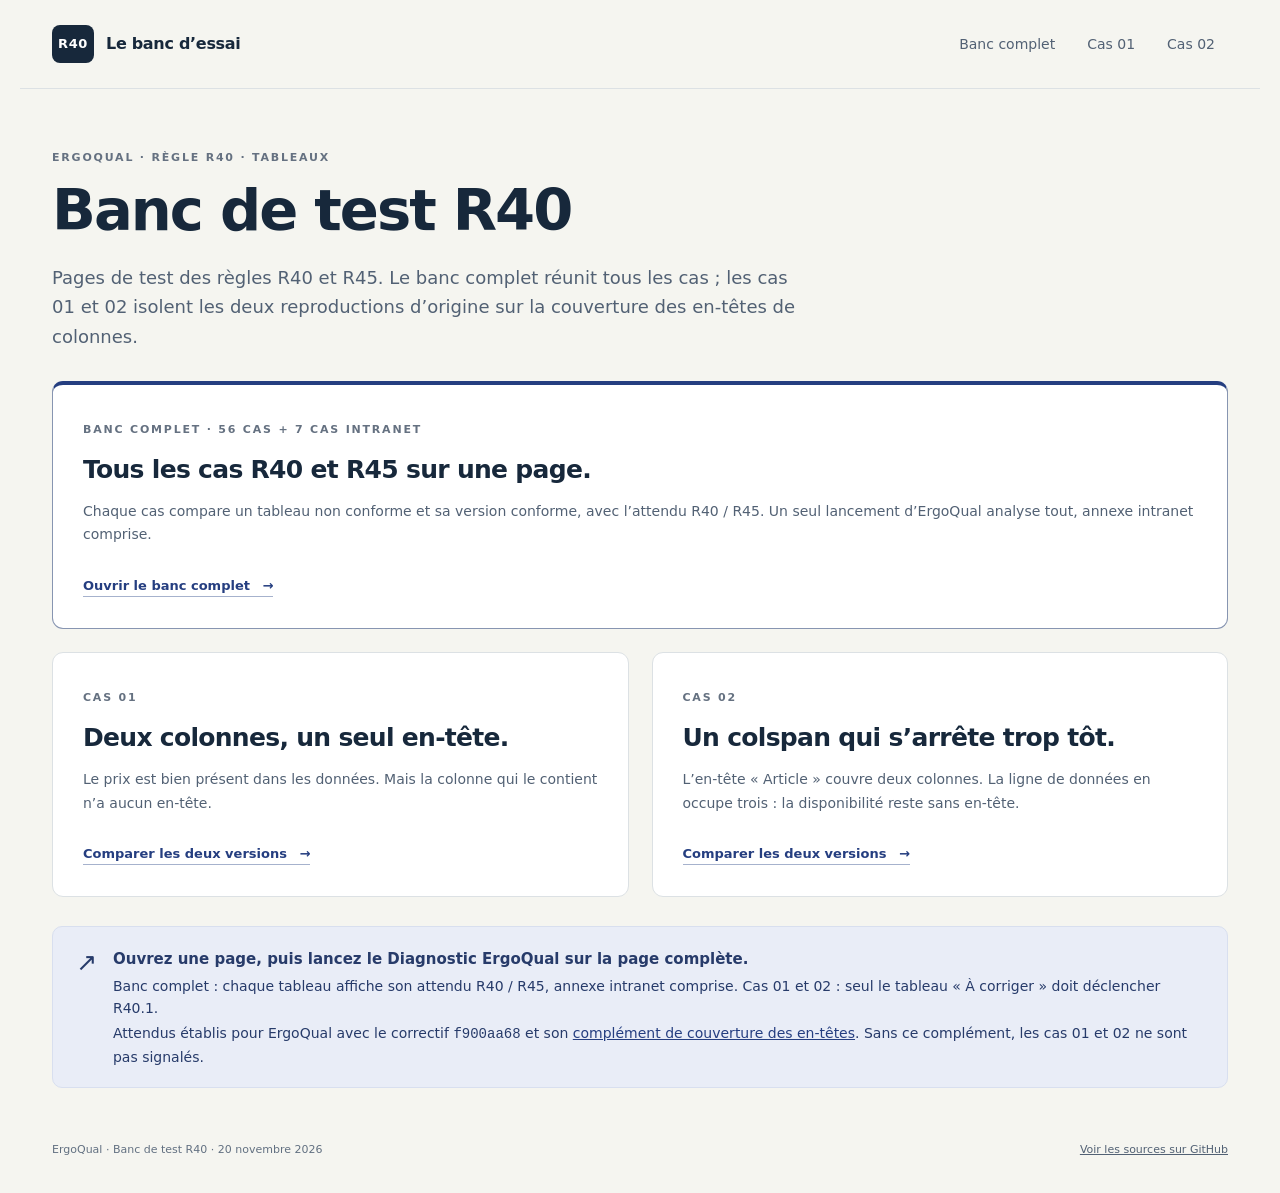
<file: index.html>
<!doctype html><html lang="fr"><head><meta charset="utf-8"><meta name="viewport" content="width=device-width,initial-scale=1"><title>Banc d’essai R40 — ErgoQual</title><link rel="stylesheet" href="demo.css"><link rel="stylesheet" href="r40.css"></head><body>
<a class="skip" href="#main">Aller au contenu</a><header class="site-header"><a class="brand" href="./"><span class="brand-mark" aria-hidden="true">R40</span> Le banc d’essai</a><nav aria-label="Cas de test"><a href="r40.html">Banc complet</a><a href="r40-ragged.html" >Cas 01</a><a href="r40-colspanShort.html" >Cas 02</a></nav></header>
<main id="main"><section class="intro"><p class="eyebrow">ERGOQUAL · RÈGLE R40 · TABLEAUX</p><h1>Banc de test R40</h1><p class="lead">Pages de test des règles R40 et R45. Le banc complet réunit tous les cas ; les cas 01 et 02 isolent les deux reproductions d’origine sur la couverture des en-têtes de colonnes.</p></section><a class="test-link bench-link" href="r40.html"><span class="eyebrow">BANC COMPLET · 56 CAS + 7 CAS INTRANET</span><h2>Tous les cas R40 et R45 sur une page.</h2><p>Chaque cas compare un tableau non conforme et sa version conforme, avec l’attendu R40 / R45. Un seul lancement d’ErgoQual analyse tout, annexe intranet comprise.</p><span class="text-link">Ouvrir le banc complet <span aria-hidden="true">→</span></span></a>
<div class="test-links"><a class="test-link" href="r40-ragged.html"><span class="eyebrow">CAS 01</span><h2>Deux colonnes, un seul en-tête.</h2><p>Le prix est bien présent dans les données. Mais la colonne qui le contient n’a aucun en-tête.</p><span class="text-link">Comparer les deux versions <span aria-hidden="true">→</span></span></a><a class="test-link" href="r40-colspanShort.html"><span class="eyebrow">CAS 02</span><h2>Un colspan qui s’arrête trop tôt.</h2><p>L’en-tête « Article » couvre deux colonnes. La ligne de données en occupe trois : la disponibilité reste sans en-tête.</p><span class="text-link">Comparer les deux versions <span aria-hidden="true">→</span></span></a></div><aside class="instructions"><span class="step-number" aria-hidden="true">↗</span><div><strong>Ouvrez une page, puis lancez le Diagnostic ErgoQual sur la page complète.</strong><p>Banc complet : chaque tableau affiche son attendu R40 / R45, annexe intranet comprise. Cas 01 et 02 : seul le tableau « À corriger » doit déclencher R40.1.</p><p>Attendus établis pour ErgoQual avec le correctif <code>f900aa68</code> et son <a href="https://github.com/suisoku/A11ya/blob/c83015a656908e6f4f86a702e992a0aa50bf9d03/extension-source/patches/ergoqual-r40-header-coverage-over-f900aa68-20261120.patch">complément de couverture des en-têtes</a>. Sans ce complément, les cas 01 et 02 ne sont pas signalés.</p></div></aside></main><footer><span>ErgoQual · Banc de test R40 · 20 novembre 2026</span><a href="https://github.com/suisoku/ergoqual-repros">Voir les sources sur GitHub</a></footer></body></html>
</file>
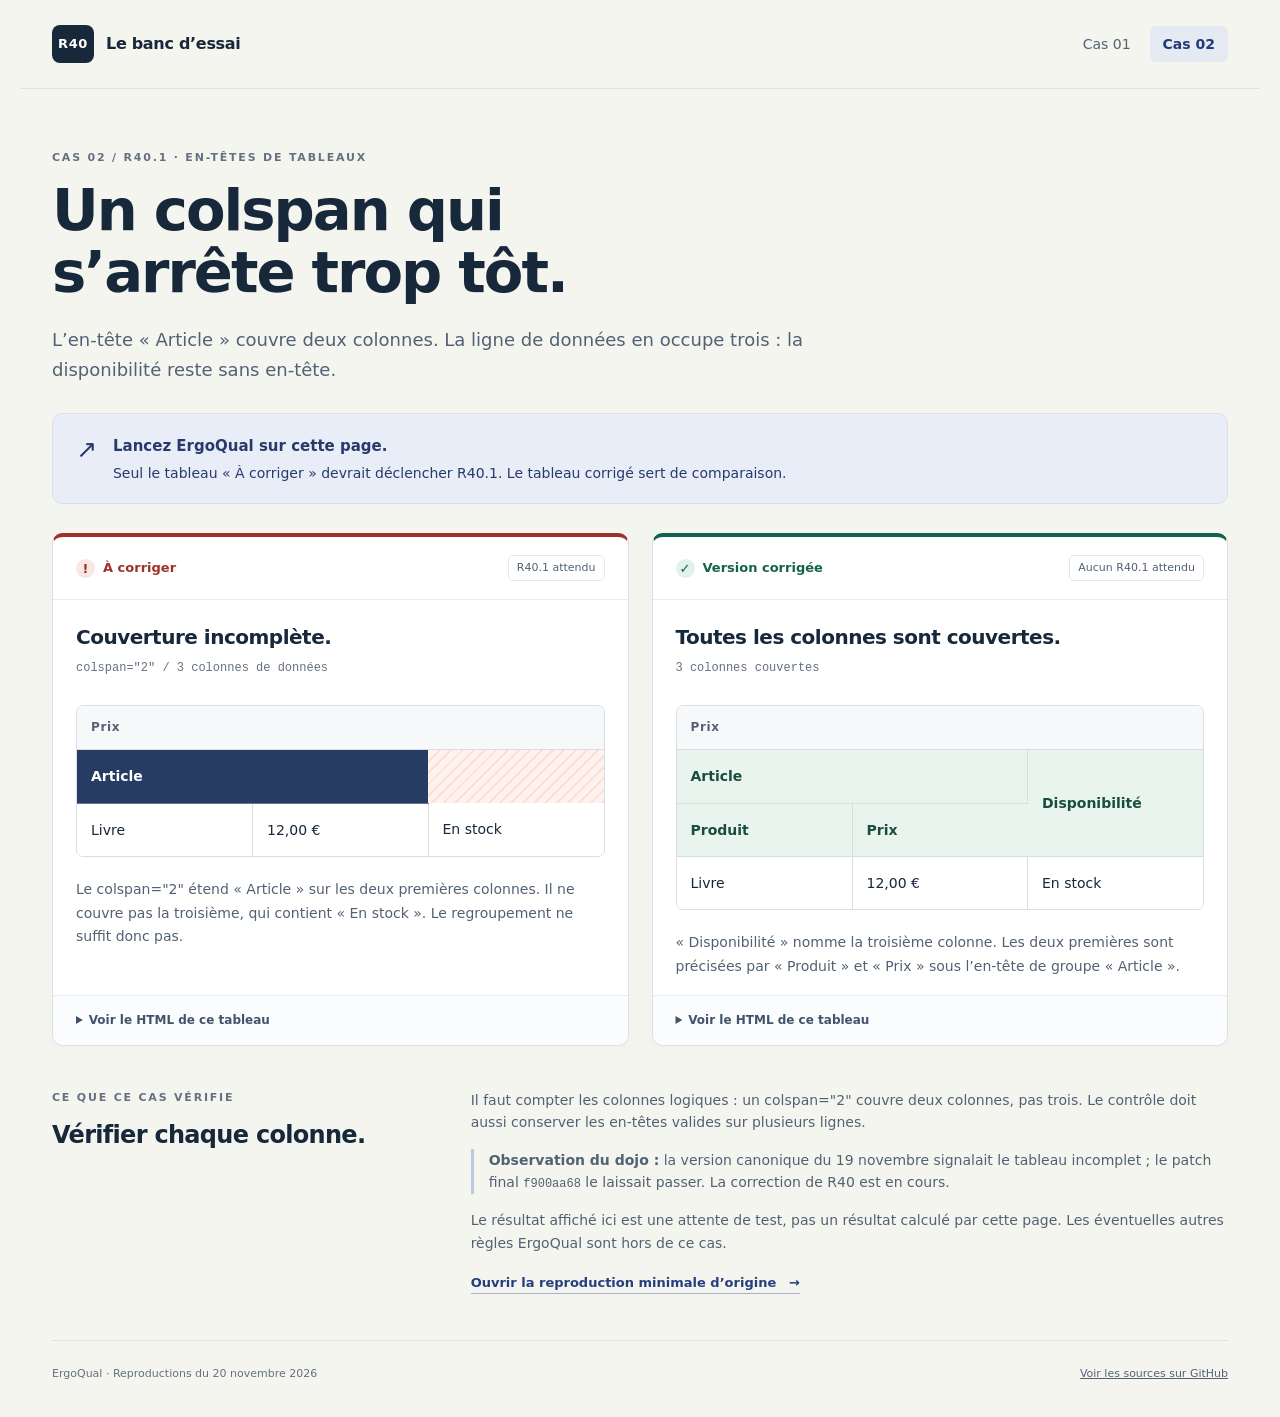
<file: r40-colspanShort.html>
<!doctype html><html lang="fr"><head><meta charset="utf-8"><meta name="viewport" content="width=device-width,initial-scale=1"><title>Un colspan qui s’arrête trop tôt. — ErgoQual R40</title><link rel="stylesheet" href="demo.css"></head><body>
<a class="skip" href="#main">Aller au contenu</a><header class="site-header"><a class="brand" href="./"><span class="brand-mark" aria-hidden="true">R40</span> Le banc d’essai</a><nav aria-label="Cas de test"><a href="r40-ragged.html" >Cas 01</a><a href="r40-colspanShort.html" aria-current="page">Cas 02</a></nav></header>
<main id="main"><section class="intro"><p class="eyebrow">CAS 02 / R40.1 · EN-TÊTES DE TABLEAUX</p><h1>Un colspan qui s’arrête trop tôt.</h1><p class="lead">L’en-tête « Article » couvre deux colonnes. La ligne de données en occupe trois : la disponibilité reste sans en-tête.</p></section>
<aside class="instructions" aria-label="Comment tester"><span class="step-number" aria-hidden="true">↗</span><div><strong>Lancez ErgoQual sur cette page.</strong><p>Seul le tableau « À corriger » devrait déclencher R40.1. Le tableau corrigé sert de comparaison.</p></div></aside>
<div class="comparison"><section class="case-card bad" aria-labelledby="bad-title"><div class="card-head"><span class="state"><span aria-hidden="true">!</span> À corriger</span><span class="expected">R40.1 attendu</span></div>
<div class="card-body"><h2 id="bad-title">Couverture incomplète.</h2><p class="metric">colspan="2" / 3 colonnes de données</p><div class="table-wrap"><table id="case-bad" class="demo-table three-cols"><caption>Prix</caption><tr><th scope="col" colspan="2">Article</th></tr><tr><td>Livre</td><td>12,00 €</td><td>En stock</td></tr></table></div><p class="why">Le colspan="2" étend « Article » sur les deux premières colonnes. Il ne couvre pas la troisième, qui contient « En stock ». Le regroupement ne suffit donc pas.</p></div>
<details><summary>Voir le HTML de ce tableau</summary><pre><code>&lt;table&gt;
  &lt;caption&gt;Prix&lt;/caption&gt;
  &lt;tr&gt;
    &lt;th scope="col" colspan="2"&gt;Article&lt;/th&gt;
  &lt;/tr&gt;
  &lt;tr&gt;
    &lt;td&gt;Livre&lt;/td&gt;&lt;td&gt;12,00 €&lt;/td&gt;&lt;td&gt;En stock&lt;/td&gt;
  &lt;/tr&gt;
&lt;/table&gt;</code></pre></details></section><section class="case-card good" aria-labelledby="good-title"><div class="card-head"><span class="state"><span aria-hidden="true">✓</span> Version corrigée</span><span class="expected">Aucun R40.1 attendu</span></div>
<div class="card-body"><h2 id="good-title">Toutes les colonnes sont couvertes.</h2><p class="metric">3 colonnes couvertes</p><div class="table-wrap"><table id="case-good" class="demo-table three-cols"><caption>Prix</caption><tr><th scope="colgroup" colspan="2">Article</th><th scope="col" rowspan="2">Disponibilité</th></tr><tr><th scope="col">Produit</th><th scope="col">Prix</th></tr><tr><td>Livre</td><td>12,00 €</td><td>En stock</td></tr></table></div><p class="why">« Disponibilité » nomme la troisième colonne. Les deux premières sont précisées par « Produit » et « Prix » sous l’en-tête de groupe « Article ».</p></div>
<details><summary>Voir le HTML de ce tableau</summary><pre><code>&lt;table&gt;
  &lt;caption&gt;Prix&lt;/caption&gt;
  &lt;tr&gt;
    &lt;th scope="colgroup" colspan="2"&gt;Article&lt;/th&gt;
    &lt;th scope="col" rowspan="2"&gt;Disponibilité&lt;/th&gt;
  &lt;/tr&gt;
  &lt;tr&gt;
    &lt;th scope="col"&gt;Produit&lt;/th&gt;
    &lt;th scope="col"&gt;Prix&lt;/th&gt;
  &lt;/tr&gt;
  &lt;tr&gt;
    &lt;td&gt;Livre&lt;/td&gt;&lt;td&gt;12,00 €&lt;/td&gt;&lt;td&gt;En stock&lt;/td&gt;
  &lt;/tr&gt;
&lt;/table&gt;</code></pre></details></section></div>
<section class="explanation"><div><p class="eyebrow">CE QUE CE CAS VÉRIFIE</p><h2>Vérifier chaque colonne.</h2></div><div><p>Il faut compter les colonnes logiques : un colspan="2" couvre deux colonnes, pas trois. Le contrôle doit aussi conserver les en-têtes valides sur plusieurs lignes.</p><p class="observation"><strong>Observation du dojo :</strong> la version canonique du 19 novembre signalait le tableau incomplet ; le patch final <code>f900aa68</code> le laissait passer. La correction de R40 est en cours.</p><p>Le résultat affiché ici est une attente de test, pas un résultat calculé par cette page. Les éventuelles autres règles ErgoQual sont hors de ce cas.</p><a class="text-link" href="minimal/r40-colspanShort.html">Ouvrir la reproduction minimale d’origine <span aria-hidden="true">→</span></a></div></section></main><footer><span>ErgoQual · Reproductions du 20 novembre 2026</span><a href="https://github.com/suisoku/ergoqual-repros">Voir les sources sur GitHub</a></footer></body></html>
</file>
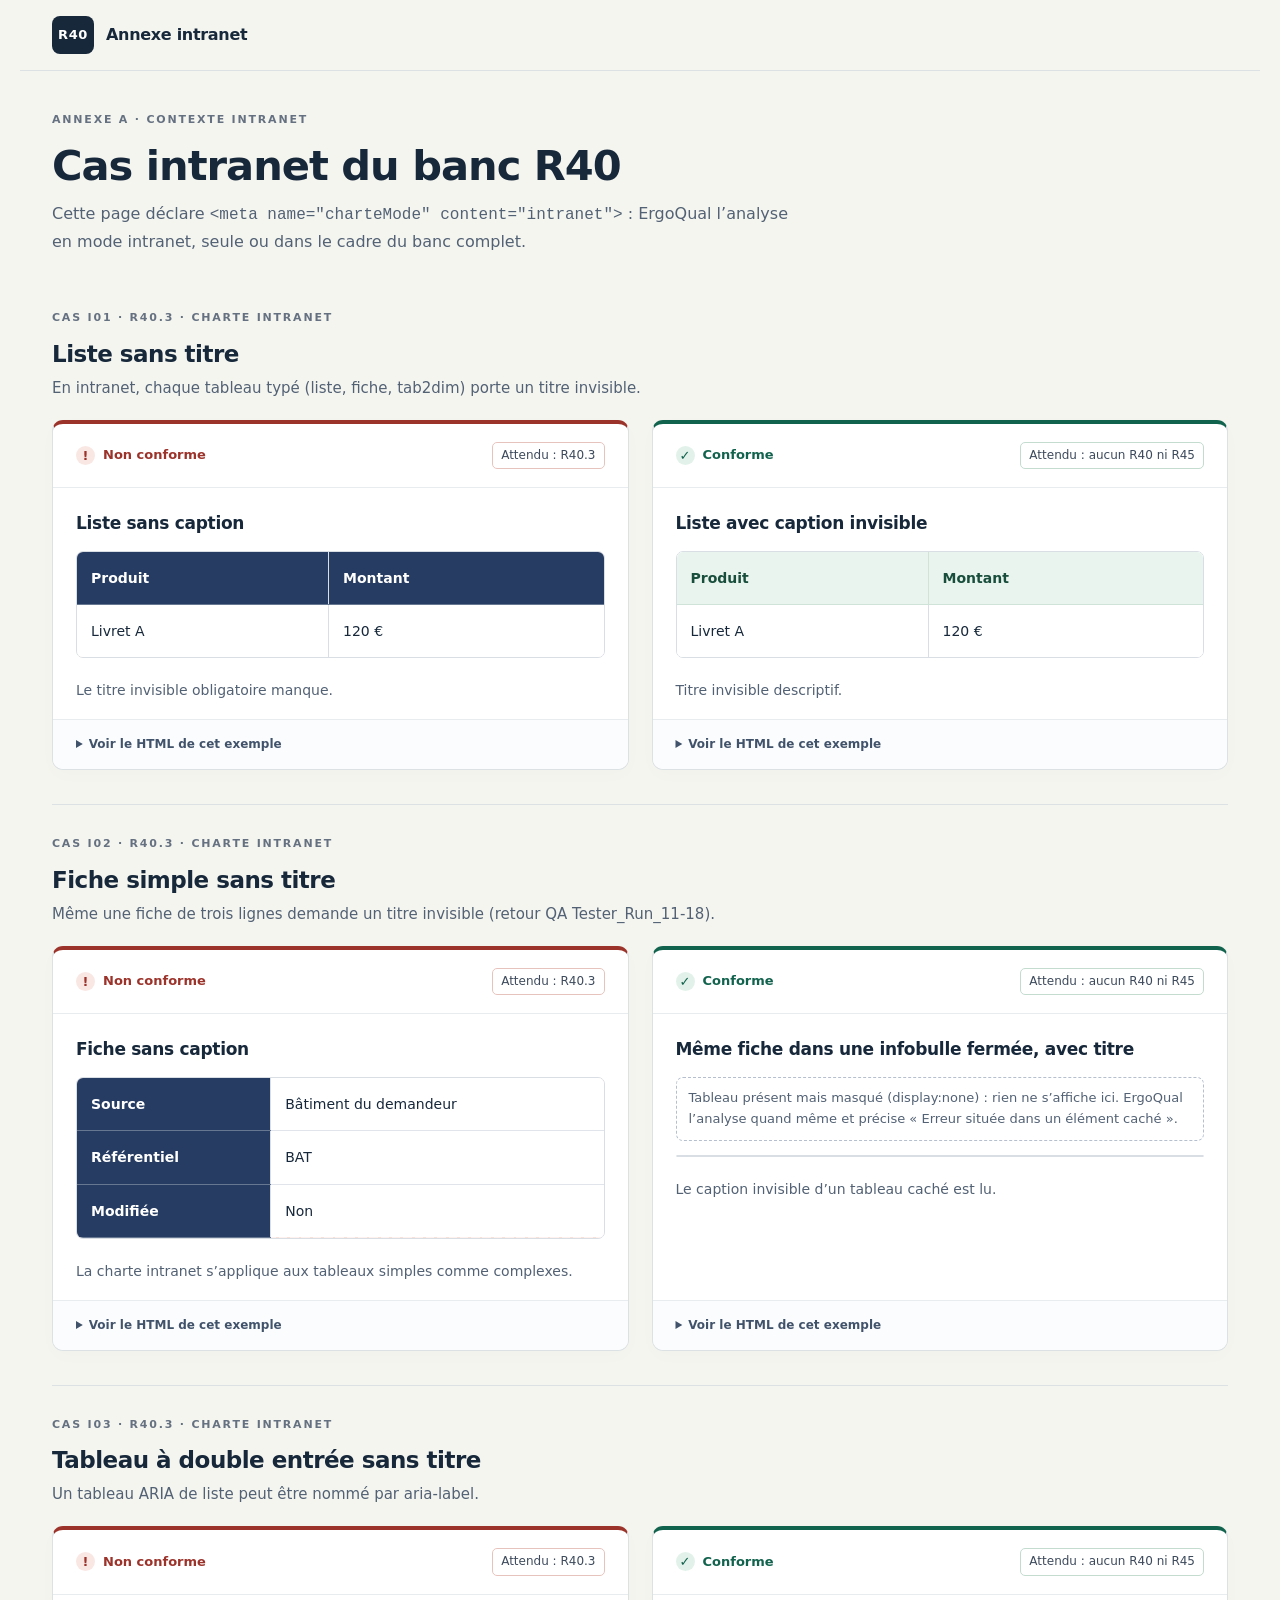
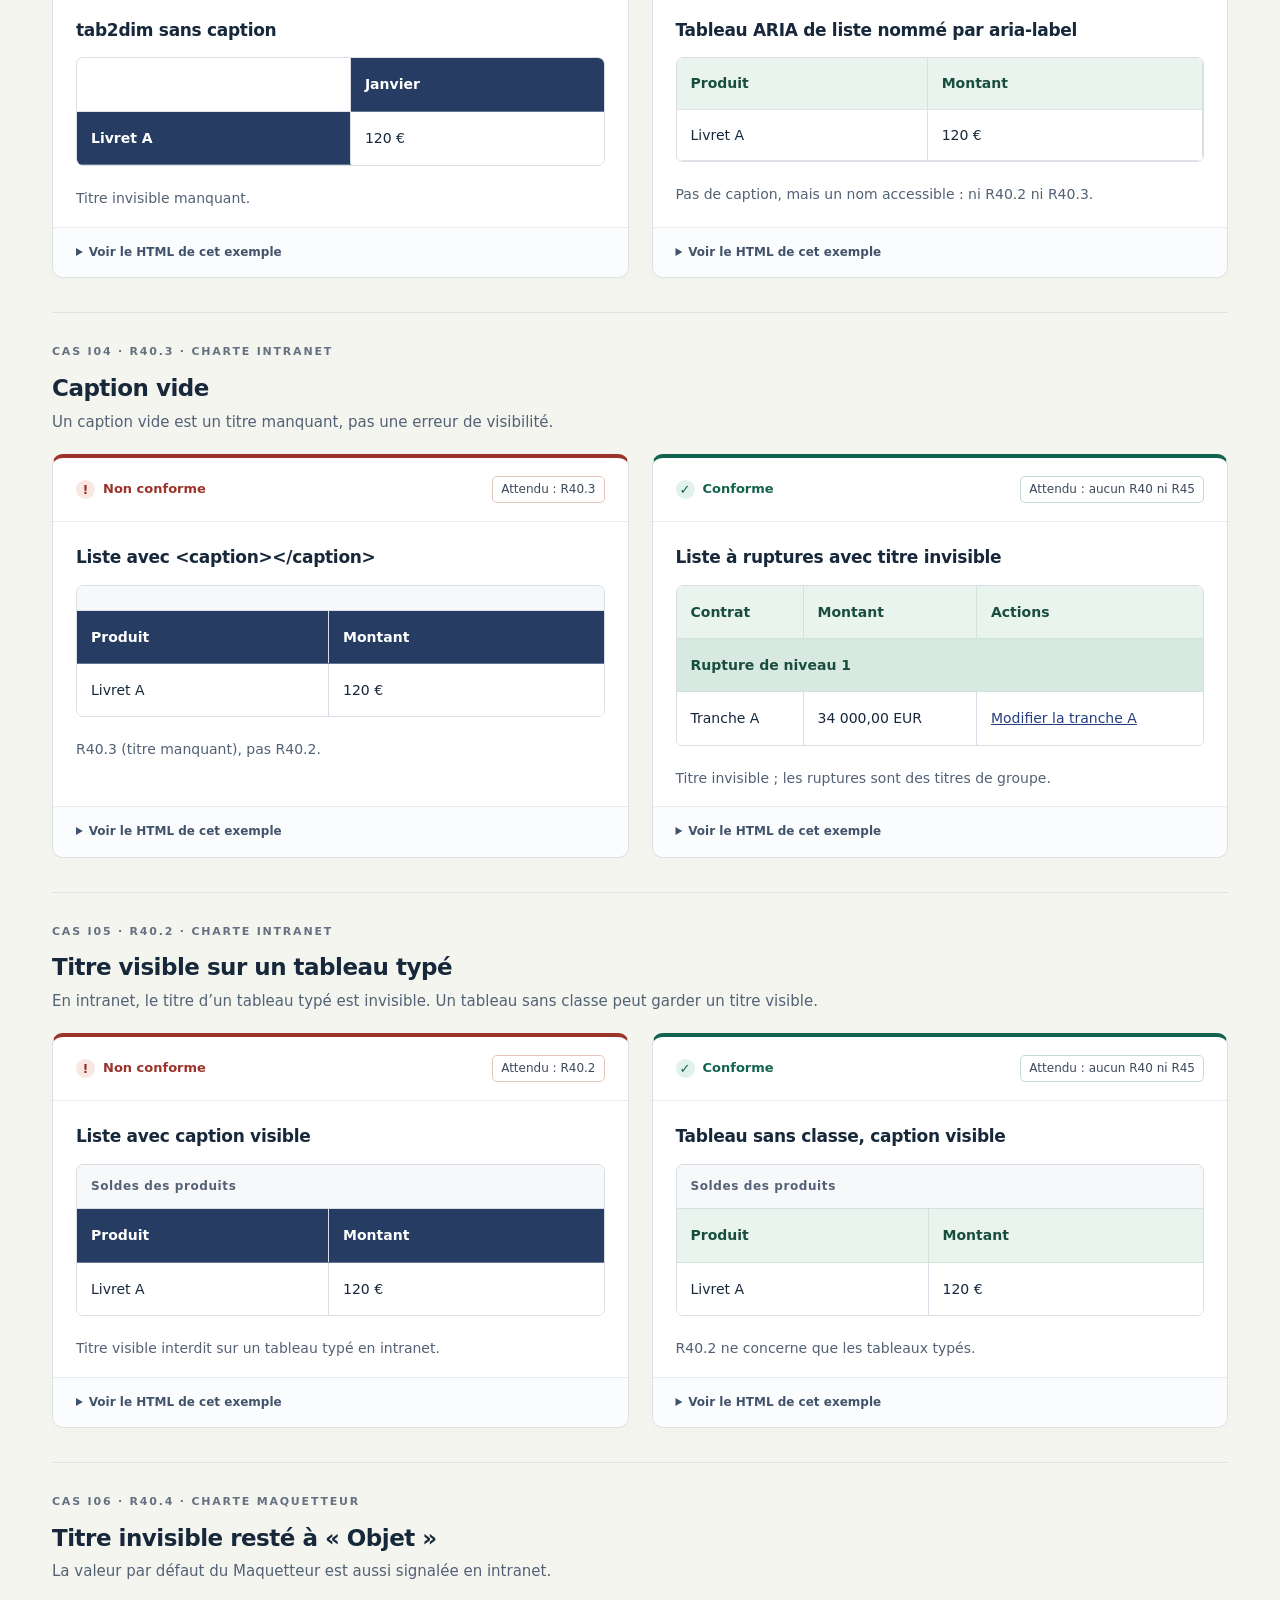
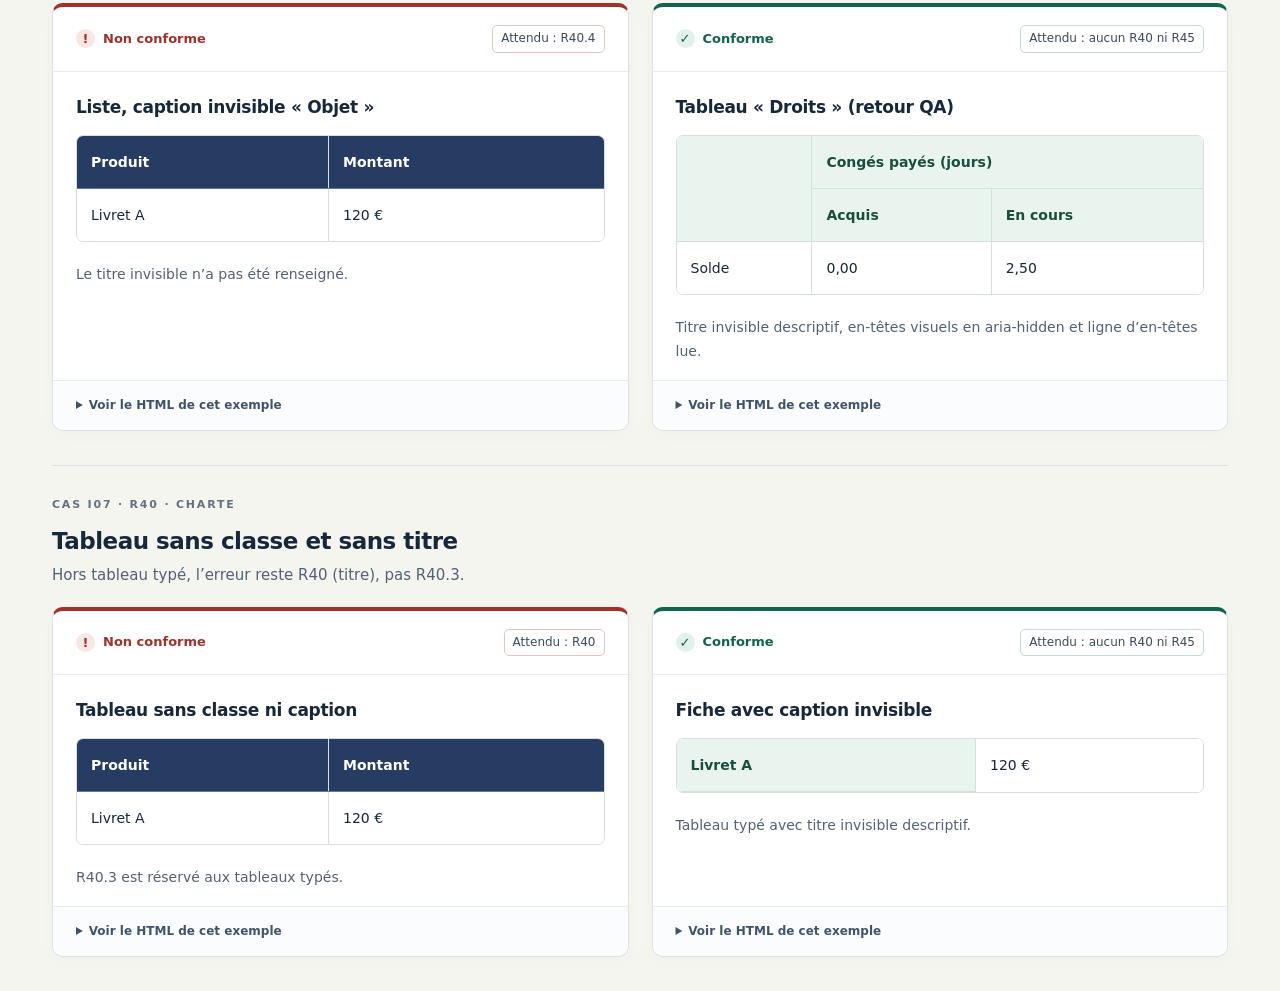
<file: r40-intranet.html>
<!doctype html>
<html lang="fr">
<head>
<meta charset="utf-8">
<meta name="viewport" content="width=device-width,initial-scale=1">
<meta name="charteMode" content="intranet">
<title>Annexe intranet du banc R40 — ErgoQual</title>
<link rel="stylesheet" href="demo.css">
<link rel="stylesheet" href="r40.css">
</head>
<body class="frame-page">
<a class="skip" href="#main">Aller au contenu</a>
<header class="site-header">
  <a class="brand ergoqual-ignore" href="r40.html" target="_top"><span class="brand-mark" aria-hidden="true">R40</span> Annexe intranet</a>
</header>
<main id="main">
  <section class="bench-intro ergoqual-ignore" aria-labelledby="annexe-title">
    <p class="eyebrow">ANNEXE A · CONTEXTE INTRANET</p>
    <h1 id="annexe-title">Cas intranet du banc R40</h1>
    <p class="lead">Cette page déclare <code>&lt;meta name="charteMode" content="intranet"&gt;</code> : ErgoQual l’analyse en mode intranet, seule ou dans le cadre du banc complet.</p>
  </section>
  <section class="bench-case" id="i01" data-case="i01">
    <div class="case-intro ergoqual-ignore">
      <p class="eyebrow">CAS I01 · R40.3 · CHARTE INTRANET</p>
      <h2 id="i01-title">Liste sans titre</h2>
      <p>En intranet, chaque tableau typé (liste, fiche, tab2dim) porte un titre invisible.</p>
    </div>
    <div class="comparison">
      <article class="case-card bad">
        <div class="card-head ergoqual-ignore">
          <span class="state"><span aria-hidden="true">!</span> Non conforme</span>
          <span class="expected">Attendu : R40.3</span>
        </div>
        <div class="card-body">
          <h3 id="i01-nc-title" class="ergoqual-ignore">Liste sans caption</h3>
          <div class="table-wrap">
            <table class="liste demo-table ergoqual-ignore-r27" id="i01-nc">
              <tr>
                <th scope="col">Produit</th>
                <th scope="col">Montant</th>
              </tr>
              <tr>
                <td>Livret A</td>
                <td>120 €</td>
              </tr>
            </table>
          </div>
          <p class="why ergoqual-ignore">Le titre invisible obligatoire manque.</p>
        </div>
        <details class="ergoqual-ignore">
          <summary>Voir le HTML de cet exemple</summary>
          <pre><code>&lt;table class=&quot;liste&quot;&gt;
  &lt;tr&gt;
    &lt;th scope=&quot;col&quot;&gt;Produit&lt;/th&gt;
    &lt;th scope=&quot;col&quot;&gt;Montant&lt;/th&gt;
  &lt;/tr&gt;
  &lt;tr&gt;
    &lt;td&gt;Livret A&lt;/td&gt;
    &lt;td&gt;120 €&lt;/td&gt;
  &lt;/tr&gt;
&lt;/table&gt;</code></pre>
        </details>
      </article>
      <article class="case-card good">
        <div class="card-head ergoqual-ignore">
          <span class="state"><span aria-hidden="true">✓</span> Conforme</span>
          <span class="expected">Attendu : aucun R40 ni R45</span>
        </div>
        <div class="card-body">
          <h3 id="i01-c-title" class="ergoqual-ignore">Liste avec caption invisible</h3>
          <div class="table-wrap">
            <table class="liste demo-table ergoqual-ignore-r27" id="i01-c">
              <caption class="invisible">Soldes des produits</caption>
              <tr>
                <th scope="col">Produit</th>
                <th scope="col">Montant</th>
              </tr>
              <tr>
                <td>Livret A</td>
                <td>120 €</td>
              </tr>
            </table>
          </div>
          <p class="why ergoqual-ignore">Titre invisible descriptif.</p>
        </div>
        <details class="ergoqual-ignore">
          <summary>Voir le HTML de cet exemple</summary>
          <pre><code>&lt;table class=&quot;liste&quot;&gt;
  &lt;caption class=&quot;invisible&quot;&gt;Soldes des produits&lt;/caption&gt;
  &lt;tr&gt;
    &lt;th scope=&quot;col&quot;&gt;Produit&lt;/th&gt;
    &lt;th scope=&quot;col&quot;&gt;Montant&lt;/th&gt;
  &lt;/tr&gt;
  &lt;tr&gt;
    &lt;td&gt;Livret A&lt;/td&gt;
    &lt;td&gt;120 €&lt;/td&gt;
  &lt;/tr&gt;
&lt;/table&gt;</code></pre>
        </details>
      </article>
    </div>
  </section>
  <section class="bench-case" id="i02" data-case="i02">
    <div class="case-intro ergoqual-ignore">
      <p class="eyebrow">CAS I02 · R40.3 · CHARTE INTRANET</p>
      <h2 id="i02-title">Fiche simple sans titre</h2>
      <p>Même une fiche de trois lignes demande un titre invisible (retour QA Tester_Run_11-18).</p>
    </div>
    <div class="comparison">
      <article class="case-card bad">
        <div class="card-head ergoqual-ignore">
          <span class="state"><span aria-hidden="true">!</span> Non conforme</span>
          <span class="expected">Attendu : R40.3</span>
        </div>
        <div class="card-body">
          <h3 id="i02-nc-title" class="ergoqual-ignore">Fiche sans caption</h3>
          <div class="table-wrap">
            <table class="fiche demo-table" id="i02-nc">
              <tr>
                <th scope="row">Source</th>
                <td>Bâtiment du demandeur</td>
              </tr>
              <tr>
                <th scope="row">Référentiel</th>
                <td>BAT</td>
              </tr>
              <tr>
                <th scope="row">Modifiée</th>
                <td>Non</td>
              </tr>
            </table>
          </div>
          <p class="why ergoqual-ignore">La charte intranet s’applique aux tableaux simples comme complexes.</p>
        </div>
        <details class="ergoqual-ignore">
          <summary>Voir le HTML de cet exemple</summary>
          <pre><code>&lt;table class=&quot;fiche&quot;&gt;
  &lt;tr&gt;
    &lt;th scope=&quot;row&quot;&gt;Source&lt;/th&gt;
    &lt;td&gt;Bâtiment du demandeur&lt;/td&gt;
  &lt;/tr&gt;
  &lt;tr&gt;
    &lt;th scope=&quot;row&quot;&gt;Référentiel&lt;/th&gt;
    &lt;td&gt;BAT&lt;/td&gt;
  &lt;/tr&gt;
  &lt;tr&gt;
    &lt;th scope=&quot;row&quot;&gt;Modifiée&lt;/th&gt;
    &lt;td&gt;Non&lt;/td&gt;
  &lt;/tr&gt;
&lt;/table&gt;</code></pre>
        </details>
      </article>
      <article class="case-card good">
        <div class="card-head ergoqual-ignore">
          <span class="state"><span aria-hidden="true">✓</span> Conforme</span>
          <span class="expected">Attendu : aucun R40 ni R45</span>
        </div>
        <div class="card-body">
          <h3 id="i02-c-title" class="ergoqual-ignore">Même fiche dans une infobulle fermée, avec titre</h3>
        <p class="hidden-note ergoqual-ignore">Tableau présent mais masqué (display:none) : rien ne s’affiche ici. ErgoQual l’analyse quand même et précise « Erreur située dans un élément caché ».</p>
          <div class="table-wrap">
            <div class="masque">
              <table class="fiche demo-table" id="i02-c">
                <caption class="invisible">Origine de l’adresse</caption>
                <tr>
                  <th scope="row">Source</th>
                  <td>Bâtiment du demandeur</td>
                </tr>
                <tr>
                  <th scope="row">Référentiel</th>
                  <td>BAT</td>
                </tr>
              </table>
            </div>
          </div>
          <p class="why ergoqual-ignore">Le caption invisible d’un tableau caché est lu.</p>
        </div>
        <details class="ergoqual-ignore">
          <summary>Voir le HTML de cet exemple</summary>
          <pre><code>&lt;div class=&quot;masque&quot;&gt;
  &lt;table class=&quot;fiche&quot;&gt;
    &lt;caption class=&quot;invisible&quot;&gt;Origine de l’adresse&lt;/caption&gt;
    &lt;tr&gt;
      &lt;th scope=&quot;row&quot;&gt;Source&lt;/th&gt;
      &lt;td&gt;Bâtiment du demandeur&lt;/td&gt;
    &lt;/tr&gt;
    &lt;tr&gt;
      &lt;th scope=&quot;row&quot;&gt;Référentiel&lt;/th&gt;
      &lt;td&gt;BAT&lt;/td&gt;
    &lt;/tr&gt;
  &lt;/table&gt;
&lt;/div&gt;</code></pre>
        </details>
      </article>
    </div>
  </section>
  <section class="bench-case" id="i03" data-case="i03">
    <div class="case-intro ergoqual-ignore">
      <p class="eyebrow">CAS I03 · R40.3 · CHARTE INTRANET</p>
      <h2 id="i03-title">Tableau à double entrée sans titre</h2>
      <p>Un tableau ARIA de liste peut être nommé par aria-label.</p>
    </div>
    <div class="comparison">
      <article class="case-card bad">
        <div class="card-head ergoqual-ignore">
          <span class="state"><span aria-hidden="true">!</span> Non conforme</span>
          <span class="expected">Attendu : R40.3</span>
        </div>
        <div class="card-body">
          <h3 id="i03-nc-title" class="ergoqual-ignore">tab2dim sans caption</h3>
          <div class="table-wrap">
            <table class="tab2dim demo-table" id="i03-nc">
              <tr>
                <td></td>
                <th scope="col">Janvier</th>
              </tr>
              <tr>
                <th scope="row">Livret A</th>
                <td>120 €</td>
              </tr>
            </table>
          </div>
          <p class="why ergoqual-ignore">Titre invisible manquant.</p>
        </div>
        <details class="ergoqual-ignore">
          <summary>Voir le HTML de cet exemple</summary>
          <pre><code>&lt;table class=&quot;tab2dim&quot;&gt;
  &lt;tr&gt;
    &lt;td&gt;&lt;/td&gt;
    &lt;th scope=&quot;col&quot;&gt;Janvier&lt;/th&gt;
  &lt;/tr&gt;
  &lt;tr&gt;
    &lt;th scope=&quot;row&quot;&gt;Livret A&lt;/th&gt;
    &lt;td&gt;120 €&lt;/td&gt;
  &lt;/tr&gt;
&lt;/table&gt;</code></pre>
        </details>
      </article>
      <article class="case-card good">
        <div class="card-head ergoqual-ignore">
          <span class="state"><span aria-hidden="true">✓</span> Conforme</span>
          <span class="expected">Attendu : aucun R40 ni R45</span>
        </div>
        <div class="card-body">
          <h3 id="i03-c-title" class="ergoqual-ignore">Tableau ARIA de liste nommé par aria-label</h3>
          <div class="table-wrap">
            <div role="table" class="liste aria-table ergoqual-ignore-r27" aria-label="Soldes des produits" id="i03-c">
              <div role="row">
                <div role="columnheader">Produit</div>
                <div role="columnheader">Montant</div>
              </div>
              <div role="row">
                <div role="cell">Livret A</div>
                <div role="cell">120 €</div>
              </div>
            </div>
          </div>
          <p class="why ergoqual-ignore">Pas de caption, mais un nom accessible : ni R40.2 ni R40.3.</p>
        </div>
        <details class="ergoqual-ignore">
          <summary>Voir le HTML de cet exemple</summary>
          <pre><code>&lt;div role=&quot;table&quot; class=&quot;liste&quot; aria-label=&quot;Soldes des produits&quot;&gt;
  &lt;div role=&quot;row&quot;&gt;
    &lt;div role=&quot;columnheader&quot;&gt;Produit&lt;/div&gt;
    &lt;div role=&quot;columnheader&quot;&gt;Montant&lt;/div&gt;
  &lt;/div&gt;
  &lt;div role=&quot;row&quot;&gt;
    &lt;div role=&quot;cell&quot;&gt;Livret A&lt;/div&gt;
    &lt;div role=&quot;cell&quot;&gt;120 €&lt;/div&gt;
  &lt;/div&gt;
&lt;/div&gt;</code></pre>
        </details>
      </article>
    </div>
  </section>
  <section class="bench-case" id="i04" data-case="i04">
    <div class="case-intro ergoqual-ignore">
      <p class="eyebrow">CAS I04 · R40.3 · CHARTE INTRANET</p>
      <h2 id="i04-title">Caption vide</h2>
      <p>Un caption vide est un titre manquant, pas une erreur de visibilité.</p>
    </div>
    <div class="comparison">
      <article class="case-card bad">
        <div class="card-head ergoqual-ignore">
          <span class="state"><span aria-hidden="true">!</span> Non conforme</span>
          <span class="expected">Attendu : R40.3</span>
        </div>
        <div class="card-body">
          <h3 id="i04-nc-title" class="ergoqual-ignore">Liste avec &lt;caption&gt;&lt;/caption&gt;</h3>
          <div class="table-wrap">
            <table class="liste demo-table ergoqual-ignore-r27" id="i04-nc">
              <caption></caption>
              <tr>
                <th scope="col">Produit</th>
                <th scope="col">Montant</th>
              </tr>
              <tr>
                <td>Livret A</td>
                <td>120 €</td>
              </tr>
            </table>
          </div>
          <p class="why ergoqual-ignore">R40.3 (titre manquant), pas R40.2.</p>
        </div>
        <details class="ergoqual-ignore">
          <summary>Voir le HTML de cet exemple</summary>
          <pre><code>&lt;table class=&quot;liste&quot;&gt;
  &lt;caption&gt;&lt;/caption&gt;
  &lt;tr&gt;
    &lt;th scope=&quot;col&quot;&gt;Produit&lt;/th&gt;
    &lt;th scope=&quot;col&quot;&gt;Montant&lt;/th&gt;
  &lt;/tr&gt;
  &lt;tr&gt;
    &lt;td&gt;Livret A&lt;/td&gt;
    &lt;td&gt;120 €&lt;/td&gt;
  &lt;/tr&gt;
&lt;/table&gt;</code></pre>
        </details>
      </article>
      <article class="case-card good">
        <div class="card-head ergoqual-ignore">
          <span class="state"><span aria-hidden="true">✓</span> Conforme</span>
          <span class="expected">Attendu : aucun R40 ni R45</span>
        </div>
        <div class="card-body">
          <h3 id="i04-c-title" class="ergoqual-ignore">Liste à ruptures avec titre invisible</h3>
          <div class="table-wrap">
            <table class="liste demo-table ergoqual-ignore-r27" id="i04-c">
              <caption class="invisible">Liste des opérations</caption>
              <thead>
                <tr>
                  <th scope="col">Contrat</th>
                  <th scope="col">Montant</th>
                  <th scope="col">Actions</th>
                </tr>
              </thead>
              <tbody>
                <tr>
                  <th colspan="3" class="rupture">Rupture de niveau 1</th>
                </tr>
                <tr>
                  <td>Tranche A</td>
                  <td>34 000,00 EUR</td>
                  <td><a href="#i04">Modifier la tranche A</a></td>
                </tr>
              </tbody>
            </table>
          </div>
          <p class="why ergoqual-ignore">Titre invisible ; les ruptures sont des titres de groupe.</p>
        </div>
        <details class="ergoqual-ignore">
          <summary>Voir le HTML de cet exemple</summary>
          <pre><code>&lt;table class=&quot;liste&quot;&gt;
  &lt;caption class=&quot;invisible&quot;&gt;Liste des opérations&lt;/caption&gt;
  &lt;thead&gt;
    &lt;tr&gt;
      &lt;th scope=&quot;col&quot;&gt;Contrat&lt;/th&gt;
      &lt;th scope=&quot;col&quot;&gt;Montant&lt;/th&gt;
      &lt;th scope=&quot;col&quot;&gt;Actions&lt;/th&gt;
    &lt;/tr&gt;
  &lt;/thead&gt;
  &lt;tbody&gt;
    &lt;tr&gt;
      &lt;th colspan=&quot;3&quot; class=&quot;rupture&quot;&gt;Rupture de niveau 1&lt;/th&gt;
    &lt;/tr&gt;
    &lt;tr&gt;
      &lt;td&gt;Tranche A&lt;/td&gt;
      &lt;td&gt;34 000,00 EUR&lt;/td&gt;
      &lt;td&gt;&lt;a href=&quot;#i04&quot;&gt;Modifier la tranche A&lt;/a&gt;&lt;/td&gt;
    &lt;/tr&gt;
  &lt;/tbody&gt;
&lt;/table&gt;</code></pre>
        </details>
      </article>
    </div>
  </section>
  <section class="bench-case" id="i05" data-case="i05">
    <div class="case-intro ergoqual-ignore">
      <p class="eyebrow">CAS I05 · R40.2 · CHARTE INTRANET</p>
      <h2 id="i05-title">Titre visible sur un tableau typé</h2>
      <p>En intranet, le titre d’un tableau typé est invisible. Un tableau sans classe peut garder un titre visible.</p>
    </div>
    <div class="comparison">
      <article class="case-card bad">
        <div class="card-head ergoqual-ignore">
          <span class="state"><span aria-hidden="true">!</span> Non conforme</span>
          <span class="expected">Attendu : R40.2</span>
        </div>
        <div class="card-body">
          <h3 id="i05-nc-title" class="ergoqual-ignore">Liste avec caption visible</h3>
          <div class="table-wrap">
            <table class="liste demo-table ergoqual-ignore-r27" id="i05-nc">
              <caption>Soldes des produits</caption>
              <tr>
                <th scope="col">Produit</th>
                <th scope="col">Montant</th>
              </tr>
              <tr>
                <td>Livret A</td>
                <td>120 €</td>
              </tr>
            </table>
          </div>
          <p class="why ergoqual-ignore">Titre visible interdit sur un tableau typé en intranet.</p>
        </div>
        <details class="ergoqual-ignore">
          <summary>Voir le HTML de cet exemple</summary>
          <pre><code>&lt;table class=&quot;liste&quot;&gt;
  &lt;caption&gt;Soldes des produits&lt;/caption&gt;
  &lt;tr&gt;
    &lt;th scope=&quot;col&quot;&gt;Produit&lt;/th&gt;
    &lt;th scope=&quot;col&quot;&gt;Montant&lt;/th&gt;
  &lt;/tr&gt;
  &lt;tr&gt;
    &lt;td&gt;Livret A&lt;/td&gt;
    &lt;td&gt;120 €&lt;/td&gt;
  &lt;/tr&gt;
&lt;/table&gt;</code></pre>
        </details>
      </article>
      <article class="case-card good">
        <div class="card-head ergoqual-ignore">
          <span class="state"><span aria-hidden="true">✓</span> Conforme</span>
          <span class="expected">Attendu : aucun R40 ni R45</span>
        </div>
        <div class="card-body">
          <h3 id="i05-c-title" class="ergoqual-ignore">Tableau sans classe, caption visible</h3>
          <div class="table-wrap">
            <table class="demo-table" id="i05-c">
              <caption>Soldes des produits</caption>
              <tr>
                <th scope="col">Produit</th>
                <th scope="col">Montant</th>
              </tr>
              <tr>
                <td>Livret A</td>
                <td>120 €</td>
              </tr>
            </table>
          </div>
          <p class="why ergoqual-ignore">R40.2 ne concerne que les tableaux typés.</p>
        </div>
        <details class="ergoqual-ignore">
          <summary>Voir le HTML de cet exemple</summary>
          <pre><code>&lt;table&gt;
  &lt;caption&gt;Soldes des produits&lt;/caption&gt;
  &lt;tr&gt;
    &lt;th scope=&quot;col&quot;&gt;Produit&lt;/th&gt;
    &lt;th scope=&quot;col&quot;&gt;Montant&lt;/th&gt;
  &lt;/tr&gt;
  &lt;tr&gt;
    &lt;td&gt;Livret A&lt;/td&gt;
    &lt;td&gt;120 €&lt;/td&gt;
  &lt;/tr&gt;
&lt;/table&gt;</code></pre>
        </details>
      </article>
    </div>
  </section>
  <section class="bench-case" id="i06" data-case="i06">
    <div class="case-intro ergoqual-ignore">
      <p class="eyebrow">CAS I06 · R40.4 · CHARTE MAQUETTEUR</p>
      <h2 id="i06-title">Titre invisible resté à « Objet »</h2>
      <p>La valeur par défaut du Maquetteur est aussi signalée en intranet.</p>
    </div>
    <div class="comparison">
      <article class="case-card bad">
        <div class="card-head ergoqual-ignore">
          <span class="state"><span aria-hidden="true">!</span> Non conforme</span>
          <span class="expected">Attendu : R40.4</span>
        </div>
        <div class="card-body">
          <h3 id="i06-nc-title" class="ergoqual-ignore">Liste, caption invisible « Objet »</h3>
          <div class="table-wrap">
            <table class="liste demo-table ergoqual-ignore-r27" id="i06-nc">
              <caption class="invisible">Objet</caption>
              <tr>
                <th scope="col">Produit</th>
                <th scope="col">Montant</th>
              </tr>
              <tr>
                <td>Livret A</td>
                <td>120 €</td>
              </tr>
            </table>
          </div>
          <p class="why ergoqual-ignore">Le titre invisible n’a pas été renseigné.</p>
        </div>
        <details class="ergoqual-ignore">
          <summary>Voir le HTML de cet exemple</summary>
          <pre><code>&lt;table class=&quot;liste&quot;&gt;
  &lt;caption class=&quot;invisible&quot;&gt;Objet&lt;/caption&gt;
  &lt;tr&gt;
    &lt;th scope=&quot;col&quot;&gt;Produit&lt;/th&gt;
    &lt;th scope=&quot;col&quot;&gt;Montant&lt;/th&gt;
  &lt;/tr&gt;
  &lt;tr&gt;
    &lt;td&gt;Livret A&lt;/td&gt;
    &lt;td&gt;120 €&lt;/td&gt;
  &lt;/tr&gt;
&lt;/table&gt;</code></pre>
        </details>
      </article>
      <article class="case-card good">
        <div class="card-head ergoqual-ignore">
          <span class="state"><span aria-hidden="true">✓</span> Conforme</span>
          <span class="expected">Attendu : aucun R40 ni R45</span>
        </div>
        <div class="card-body">
          <h3 id="i06-c-title" class="ergoqual-ignore">Tableau « Droits » (retour QA)</h3>
          <div class="table-wrap">
            <table class="liste demo-table ergoqual-ignore-r27" id="i06-c">
              <caption class="invisible"><span class="invisible">Droits à congés</span></caption>
              <thead>
                <tr aria-hidden="true">
                  <th scope="col" rowspan="2"></th>
                  <th scope="col" colspan="2">Congés payés (jours)</th>
                </tr>
                <tr aria-hidden="true">
                  <th scope="col">Acquis</th>
                  <th scope="col">En cours</th>
                </tr>
                <tr class="ei_sronly">
                  <td></td>
                  <th scope="col">Congés payés acquis</th>
                  <th scope="col">Congés payés en cours d’acquisition</th>
                </tr>
              </thead>
              <tbody>
                <tr>
                  <td>Solde</td>
                  <td>0,00</td>
                  <td>2,50</td>
                </tr>
              </tbody>
            </table>
          </div>
          <p class="why ergoqual-ignore">Titre invisible descriptif, en-têtes visuels en aria-hidden et ligne d’en-têtes lue.</p>
        </div>
        <details class="ergoqual-ignore">
          <summary>Voir le HTML de cet exemple</summary>
          <pre><code>&lt;table class=&quot;liste&quot;&gt;
  &lt;caption class=&quot;invisible&quot;&gt;&lt;span class=&quot;invisible&quot;&gt;Droits à congés&lt;/span&gt;&lt;/caption&gt;
  &lt;thead&gt;
    &lt;tr aria-hidden=&quot;true&quot;&gt;
      &lt;th scope=&quot;col&quot; rowspan=&quot;2&quot;&gt;&lt;/th&gt;
      &lt;th scope=&quot;col&quot; colspan=&quot;2&quot;&gt;Congés payés (jours)&lt;/th&gt;
    &lt;/tr&gt;
    &lt;tr aria-hidden=&quot;true&quot;&gt;
      &lt;th scope=&quot;col&quot;&gt;Acquis&lt;/th&gt;
      &lt;th scope=&quot;col&quot;&gt;En cours&lt;/th&gt;
    &lt;/tr&gt;
    &lt;tr class=&quot;ei_sronly&quot;&gt;
      &lt;td&gt;&lt;/td&gt;
      &lt;th scope=&quot;col&quot;&gt;Congés payés acquis&lt;/th&gt;
      &lt;th scope=&quot;col&quot;&gt;Congés payés en cours d’acquisition&lt;/th&gt;
    &lt;/tr&gt;
  &lt;/thead&gt;
  &lt;tbody&gt;
    &lt;tr&gt;
      &lt;td&gt;Solde&lt;/td&gt;
      &lt;td&gt;0,00&lt;/td&gt;
      &lt;td&gt;2,50&lt;/td&gt;
    &lt;/tr&gt;
  &lt;/tbody&gt;
&lt;/table&gt;</code></pre>
        </details>
      </article>
    </div>
  </section>
  <section class="bench-case" id="i07" data-case="i07">
    <div class="case-intro ergoqual-ignore">
      <p class="eyebrow">CAS I07 · R40 · CHARTE</p>
      <h2 id="i07-title">Tableau sans classe et sans titre</h2>
      <p>Hors tableau typé, l’erreur reste R40 (titre), pas R40.3.</p>
    </div>
    <div class="comparison">
      <article class="case-card bad">
        <div class="card-head ergoqual-ignore">
          <span class="state"><span aria-hidden="true">!</span> Non conforme</span>
          <span class="expected">Attendu : R40</span>
        </div>
        <div class="card-body">
          <h3 id="i07-nc-title" class="ergoqual-ignore">Tableau sans classe ni caption</h3>
          <div class="table-wrap">
            <table class="demo-table" id="i07-nc">
              <tr>
                <th scope="col">Produit</th>
                <th scope="col">Montant</th>
              </tr>
              <tr>
                <td>Livret A</td>
                <td>120 €</td>
              </tr>
            </table>
          </div>
          <p class="why ergoqual-ignore">R40.3 est réservé aux tableaux typés.</p>
        </div>
        <details class="ergoqual-ignore">
          <summary>Voir le HTML de cet exemple</summary>
          <pre><code>&lt;table&gt;
  &lt;tr&gt;
    &lt;th scope=&quot;col&quot;&gt;Produit&lt;/th&gt;
    &lt;th scope=&quot;col&quot;&gt;Montant&lt;/th&gt;
  &lt;/tr&gt;
  &lt;tr&gt;
    &lt;td&gt;Livret A&lt;/td&gt;
    &lt;td&gt;120 €&lt;/td&gt;
  &lt;/tr&gt;
&lt;/table&gt;</code></pre>
        </details>
      </article>
      <article class="case-card good">
        <div class="card-head ergoqual-ignore">
          <span class="state"><span aria-hidden="true">✓</span> Conforme</span>
          <span class="expected">Attendu : aucun R40 ni R45</span>
        </div>
        <div class="card-body">
          <h3 id="i07-c-title" class="ergoqual-ignore">Fiche avec caption invisible</h3>
          <div class="table-wrap">
            <table class="fiche demo-table" id="i07-c">
              <caption class="invisible">Soldes des produits</caption>
              <tr>
                <th scope="row">Livret A</th>
                <td>120 €</td>
              </tr>
            </table>
          </div>
          <p class="why ergoqual-ignore">Tableau typé avec titre invisible descriptif.</p>
        </div>
        <details class="ergoqual-ignore">
          <summary>Voir le HTML de cet exemple</summary>
          <pre><code>&lt;table class=&quot;fiche&quot;&gt;
  &lt;caption class=&quot;invisible&quot;&gt;Soldes des produits&lt;/caption&gt;
  &lt;tr&gt;
    &lt;th scope=&quot;row&quot;&gt;Livret A&lt;/th&gt;
    &lt;td&gt;120 €&lt;/td&gt;
  &lt;/tr&gt;
&lt;/table&gt;</code></pre>
        </details>
      </article>
    </div>
  </section>
</main>
</body>
</html>
</file>
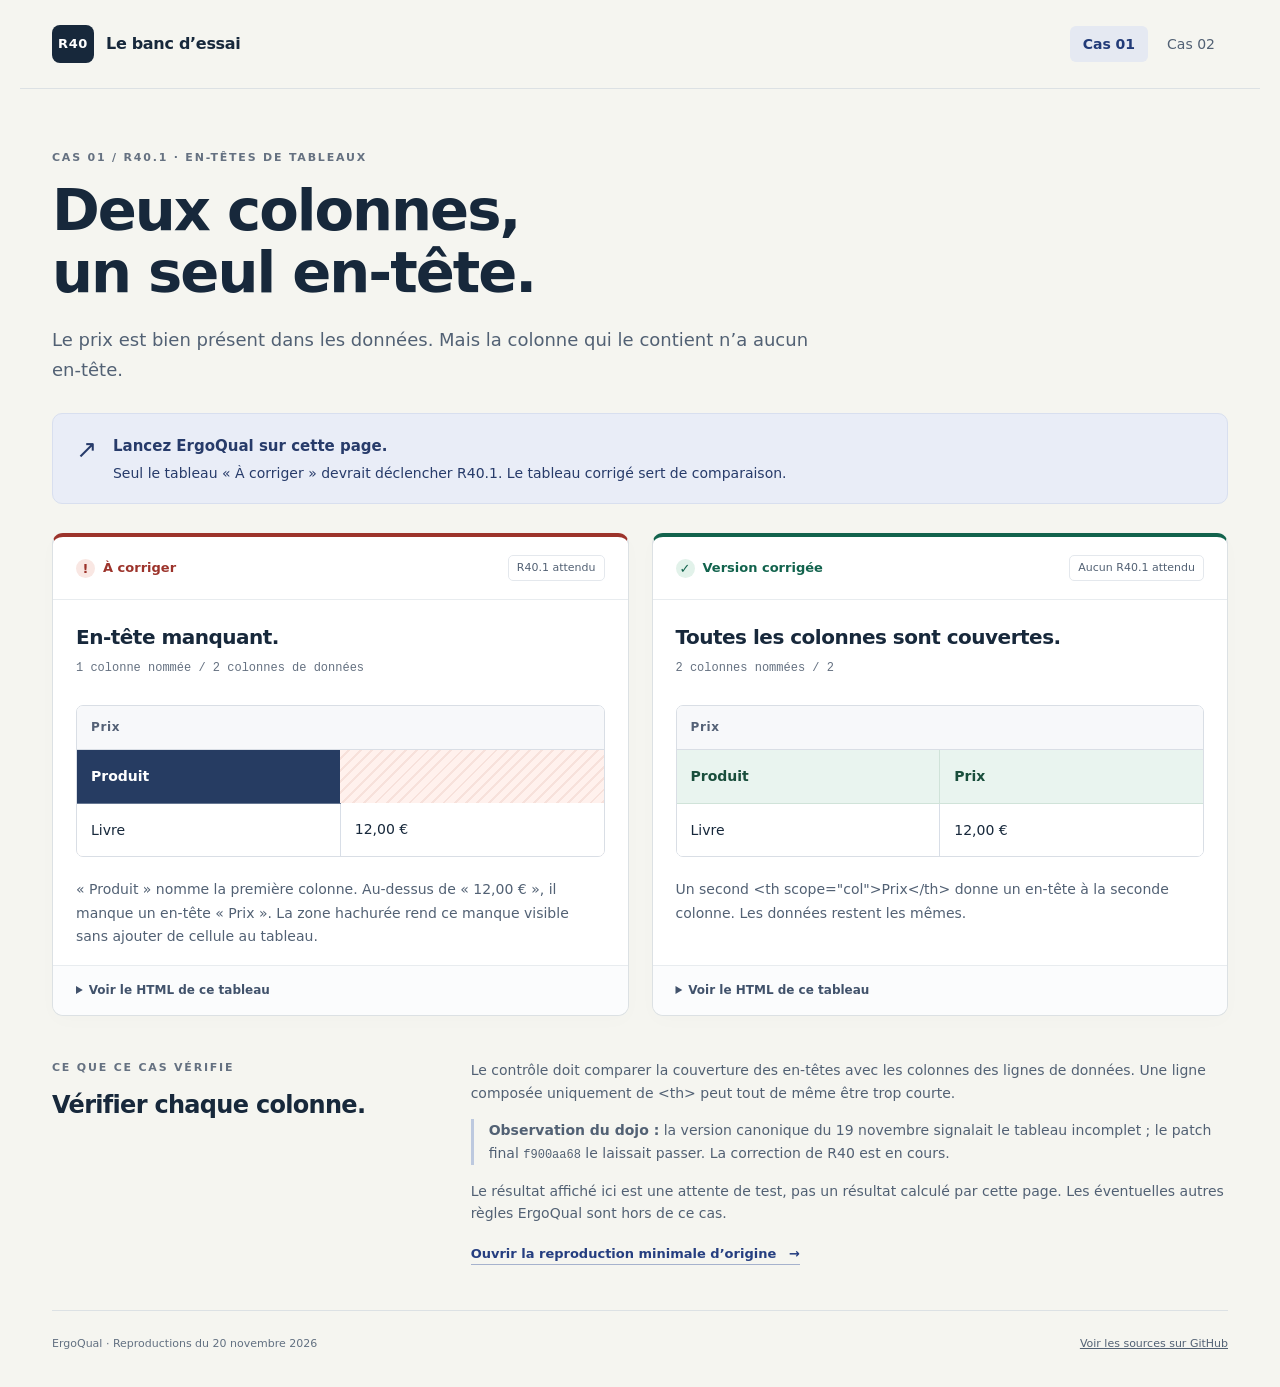
<file: r40-ragged.html>
<!doctype html><html lang="fr"><head><meta charset="utf-8"><meta name="viewport" content="width=device-width,initial-scale=1"><title>Deux colonnes, un seul en-tête. — ErgoQual R40</title><link rel="stylesheet" href="demo.css"></head><body>
<a class="skip" href="#main">Aller au contenu</a><header class="site-header"><a class="brand" href="./"><span class="brand-mark" aria-hidden="true">R40</span> Le banc d’essai</a><nav aria-label="Cas de test"><a href="r40-ragged.html" aria-current="page">Cas 01</a><a href="r40-colspanShort.html" >Cas 02</a></nav></header>
<main id="main"><section class="intro"><p class="eyebrow">CAS 01 / R40.1 · EN-TÊTES DE TABLEAUX</p><h1>Deux colonnes, un seul en-tête.</h1><p class="lead">Le prix est bien présent dans les données. Mais la colonne qui le contient n’a aucun en-tête.</p></section>
<aside class="instructions" aria-label="Comment tester"><span class="step-number" aria-hidden="true">↗</span><div><strong>Lancez ErgoQual sur cette page.</strong><p>Seul le tableau « À corriger » devrait déclencher R40.1. Le tableau corrigé sert de comparaison.</p></div></aside>
<div class="comparison"><section class="case-card bad" aria-labelledby="bad-title"><div class="card-head"><span class="state"><span aria-hidden="true">!</span> À corriger</span><span class="expected">R40.1 attendu</span></div>
<div class="card-body"><h2 id="bad-title">En-tête manquant.</h2><p class="metric">1 colonne nommée / 2 colonnes de données</p><div class="table-wrap"><table id="case-bad" class="demo-table two-cols"><caption>Prix</caption><tr><th scope="col">Produit</th></tr><tr><td>Livre</td><td>12,00 €</td></tr></table></div><p class="why">« Produit » nomme la première colonne. Au-dessus de « 12,00 € », il manque un en-tête « Prix ». La zone hachurée rend ce manque visible sans ajouter de cellule au tableau.</p></div>
<details><summary>Voir le HTML de ce tableau</summary><pre><code>&lt;table&gt;
  &lt;caption&gt;Prix&lt;/caption&gt;
  &lt;tr&gt;
    &lt;th scope="col"&gt;Produit&lt;/th&gt;
  &lt;/tr&gt;
  &lt;tr&gt;&lt;td&gt;Livre&lt;/td&gt;&lt;td&gt;12,00 €&lt;/td&gt;&lt;/tr&gt;
&lt;/table&gt;</code></pre></details></section><section class="case-card good" aria-labelledby="good-title"><div class="card-head"><span class="state"><span aria-hidden="true">✓</span> Version corrigée</span><span class="expected">Aucun R40.1 attendu</span></div>
<div class="card-body"><h2 id="good-title">Toutes les colonnes sont couvertes.</h2><p class="metric">2 colonnes nommées / 2</p><div class="table-wrap"><table id="case-good" class="demo-table two-cols"><caption>Prix</caption><tr><th scope="col">Produit</th><th scope="col">Prix</th></tr><tr><td>Livre</td><td>12,00 €</td></tr></table></div><p class="why">Un second &lt;th scope="col"&gt;Prix&lt;/th&gt; donne un en-tête à la seconde colonne. Les données restent les mêmes.</p></div>
<details><summary>Voir le HTML de ce tableau</summary><pre><code>&lt;table&gt;
  &lt;caption&gt;Prix&lt;/caption&gt;
  &lt;tr&gt;
    &lt;th scope="col"&gt;Produit&lt;/th&gt;
    &lt;th scope="col"&gt;Prix&lt;/th&gt;
  &lt;/tr&gt;
  &lt;tr&gt;&lt;td&gt;Livre&lt;/td&gt;&lt;td&gt;12,00 €&lt;/td&gt;&lt;/tr&gt;
&lt;/table&gt;</code></pre></details></section></div>
<section class="explanation"><div><p class="eyebrow">CE QUE CE CAS VÉRIFIE</p><h2>Vérifier chaque colonne.</h2></div><div><p>Le contrôle doit comparer la couverture des en-têtes avec les colonnes des lignes de données. Une ligne composée uniquement de &lt;th&gt; peut tout de même être trop courte.</p><p class="observation"><strong>Observation du dojo :</strong> la version canonique du 19 novembre signalait le tableau incomplet ; le patch final <code>f900aa68</code> le laissait passer. La correction de R40 est en cours.</p><p>Le résultat affiché ici est une attente de test, pas un résultat calculé par cette page. Les éventuelles autres règles ErgoQual sont hors de ce cas.</p><a class="text-link" href="minimal/r40-ragged.html">Ouvrir la reproduction minimale d’origine <span aria-hidden="true">→</span></a></div></section></main><footer><span>ErgoQual · Reproductions du 20 novembre 2026</span><a href="https://github.com/suisoku/ergoqual-repros">Voir les sources sur GitHub</a></footer></body></html>
</file>
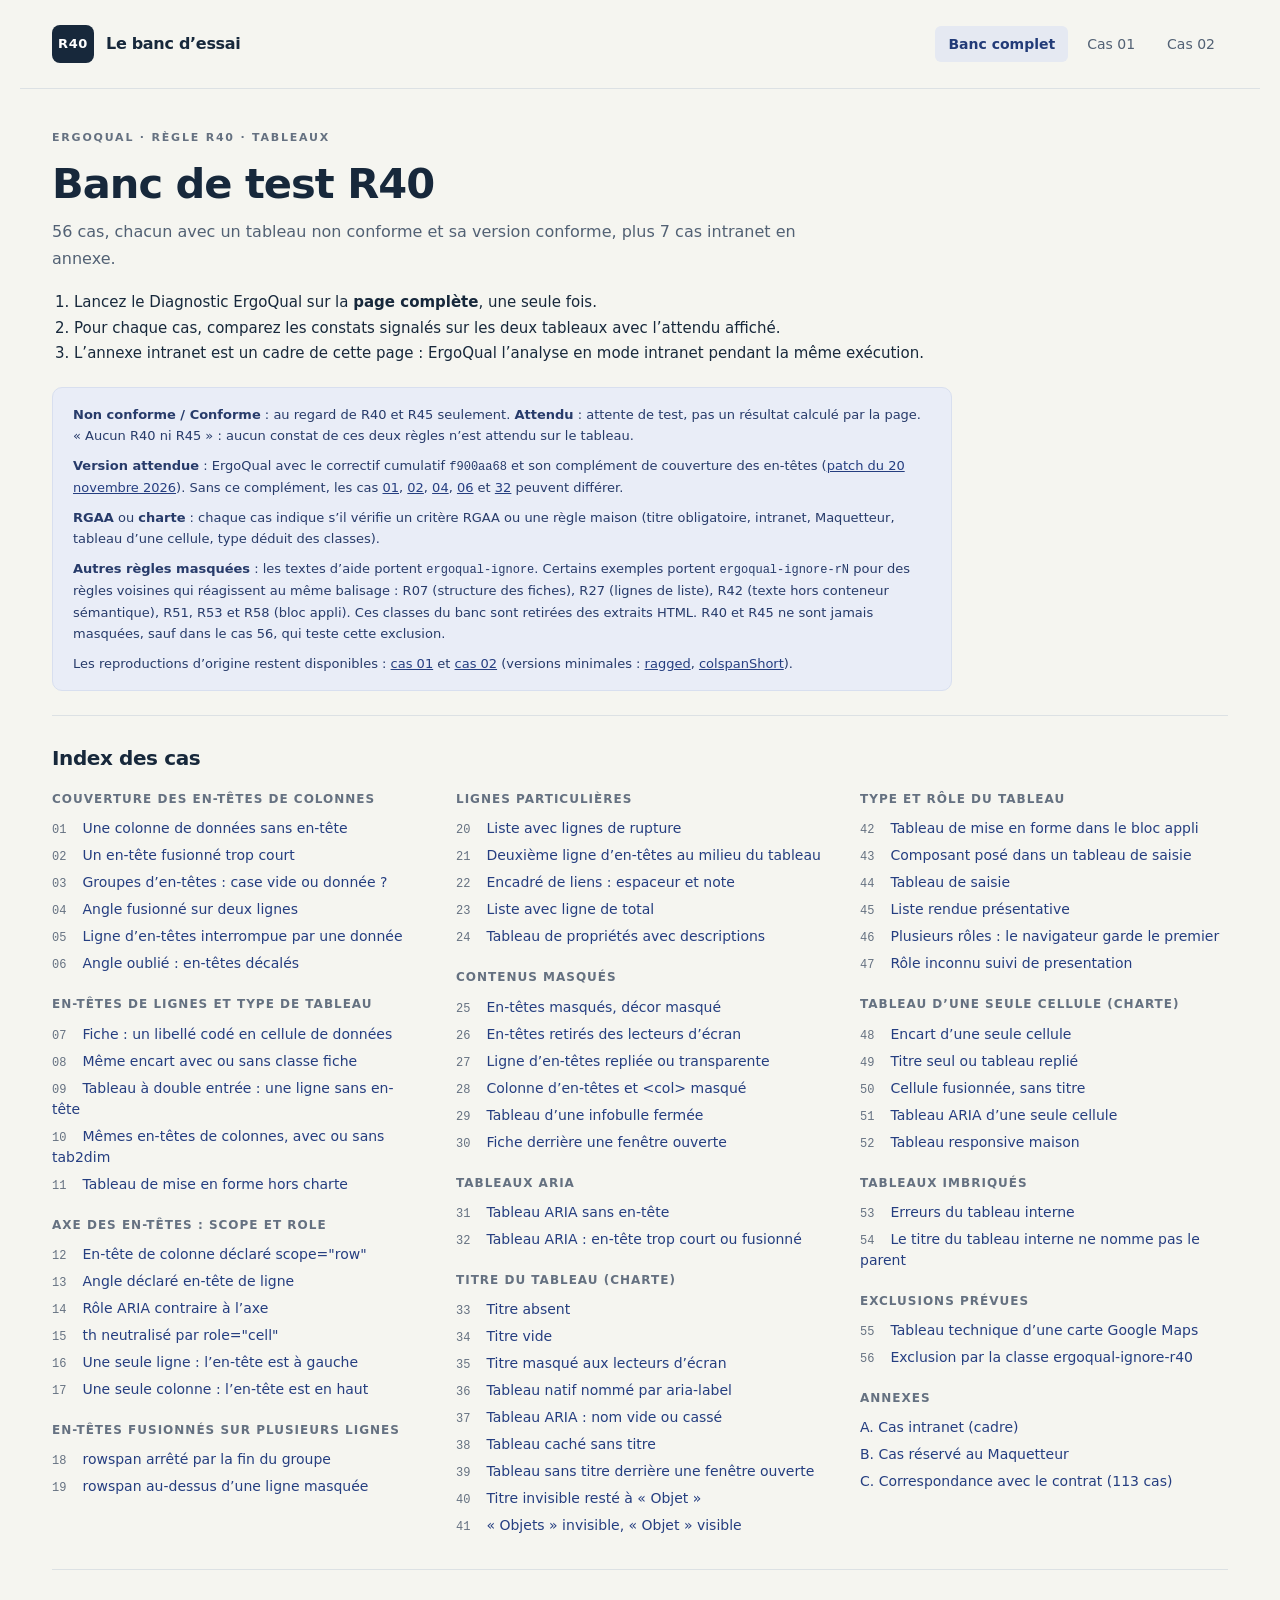
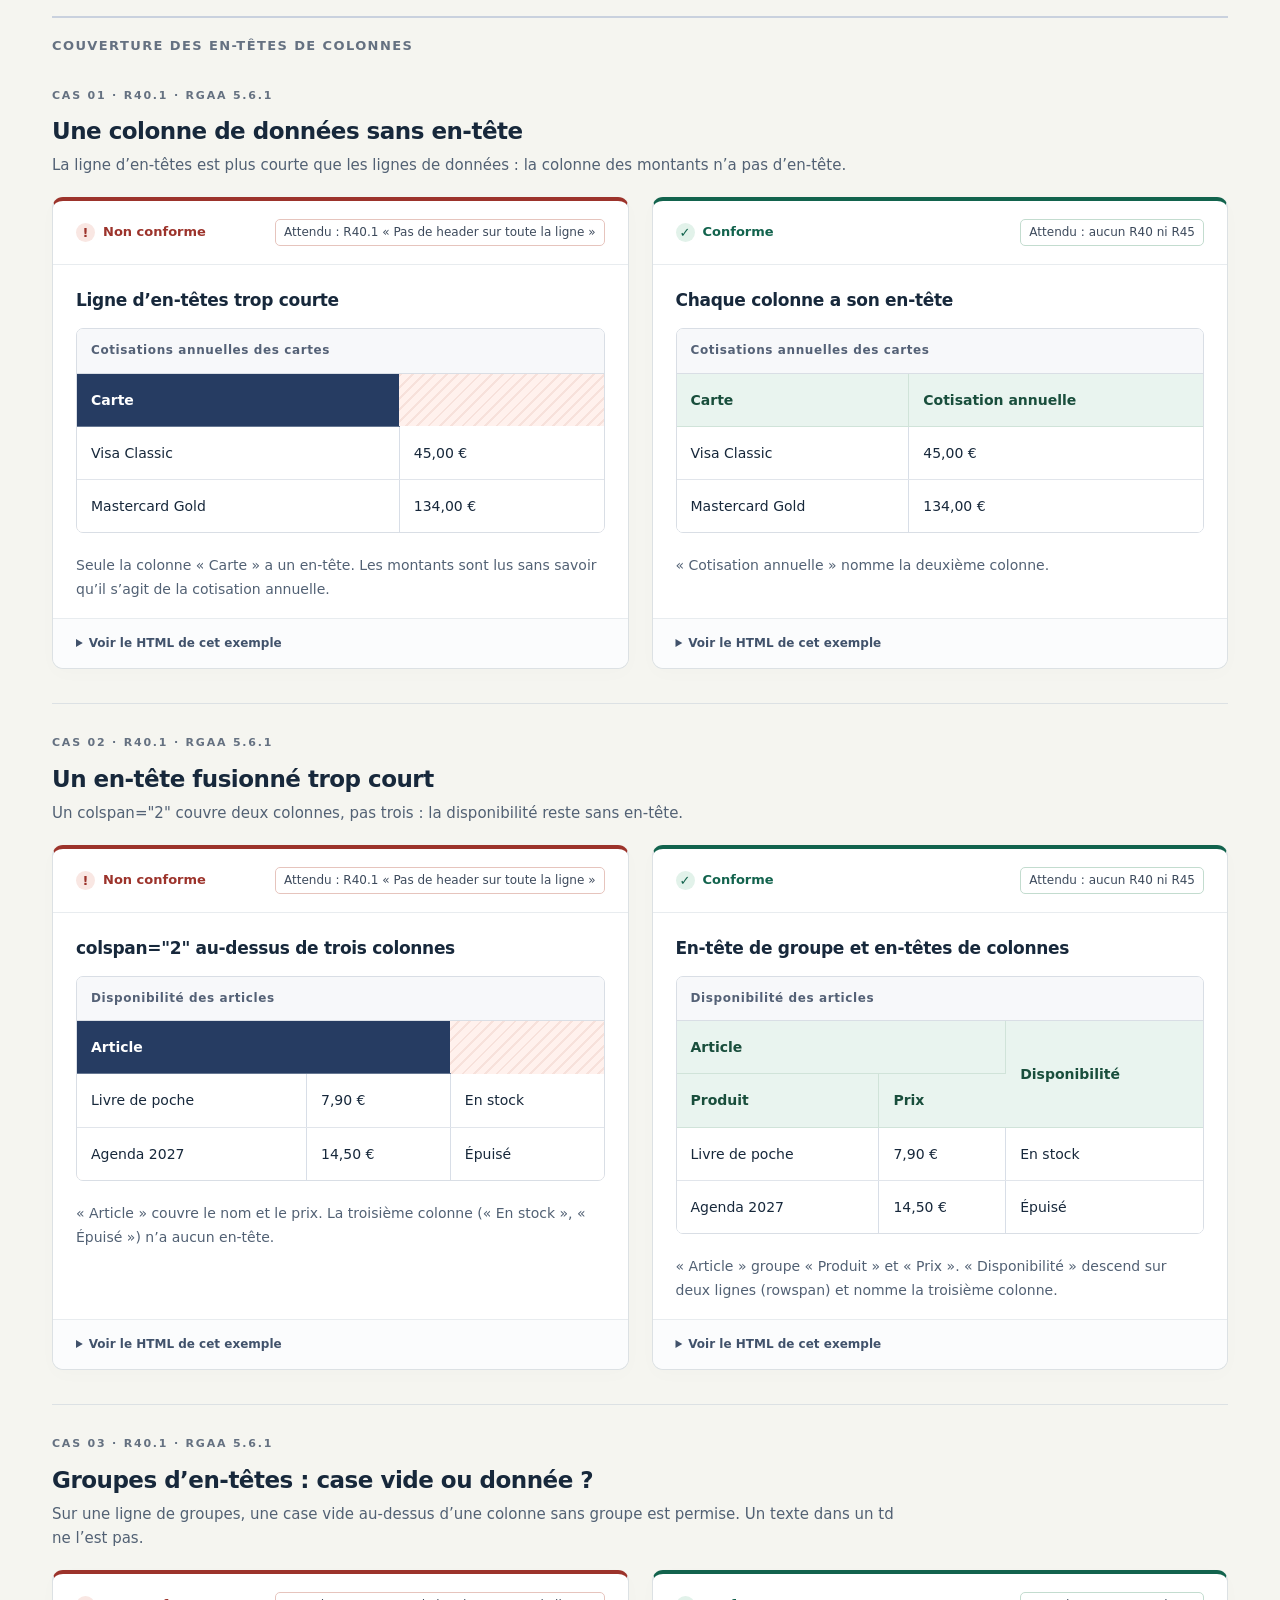
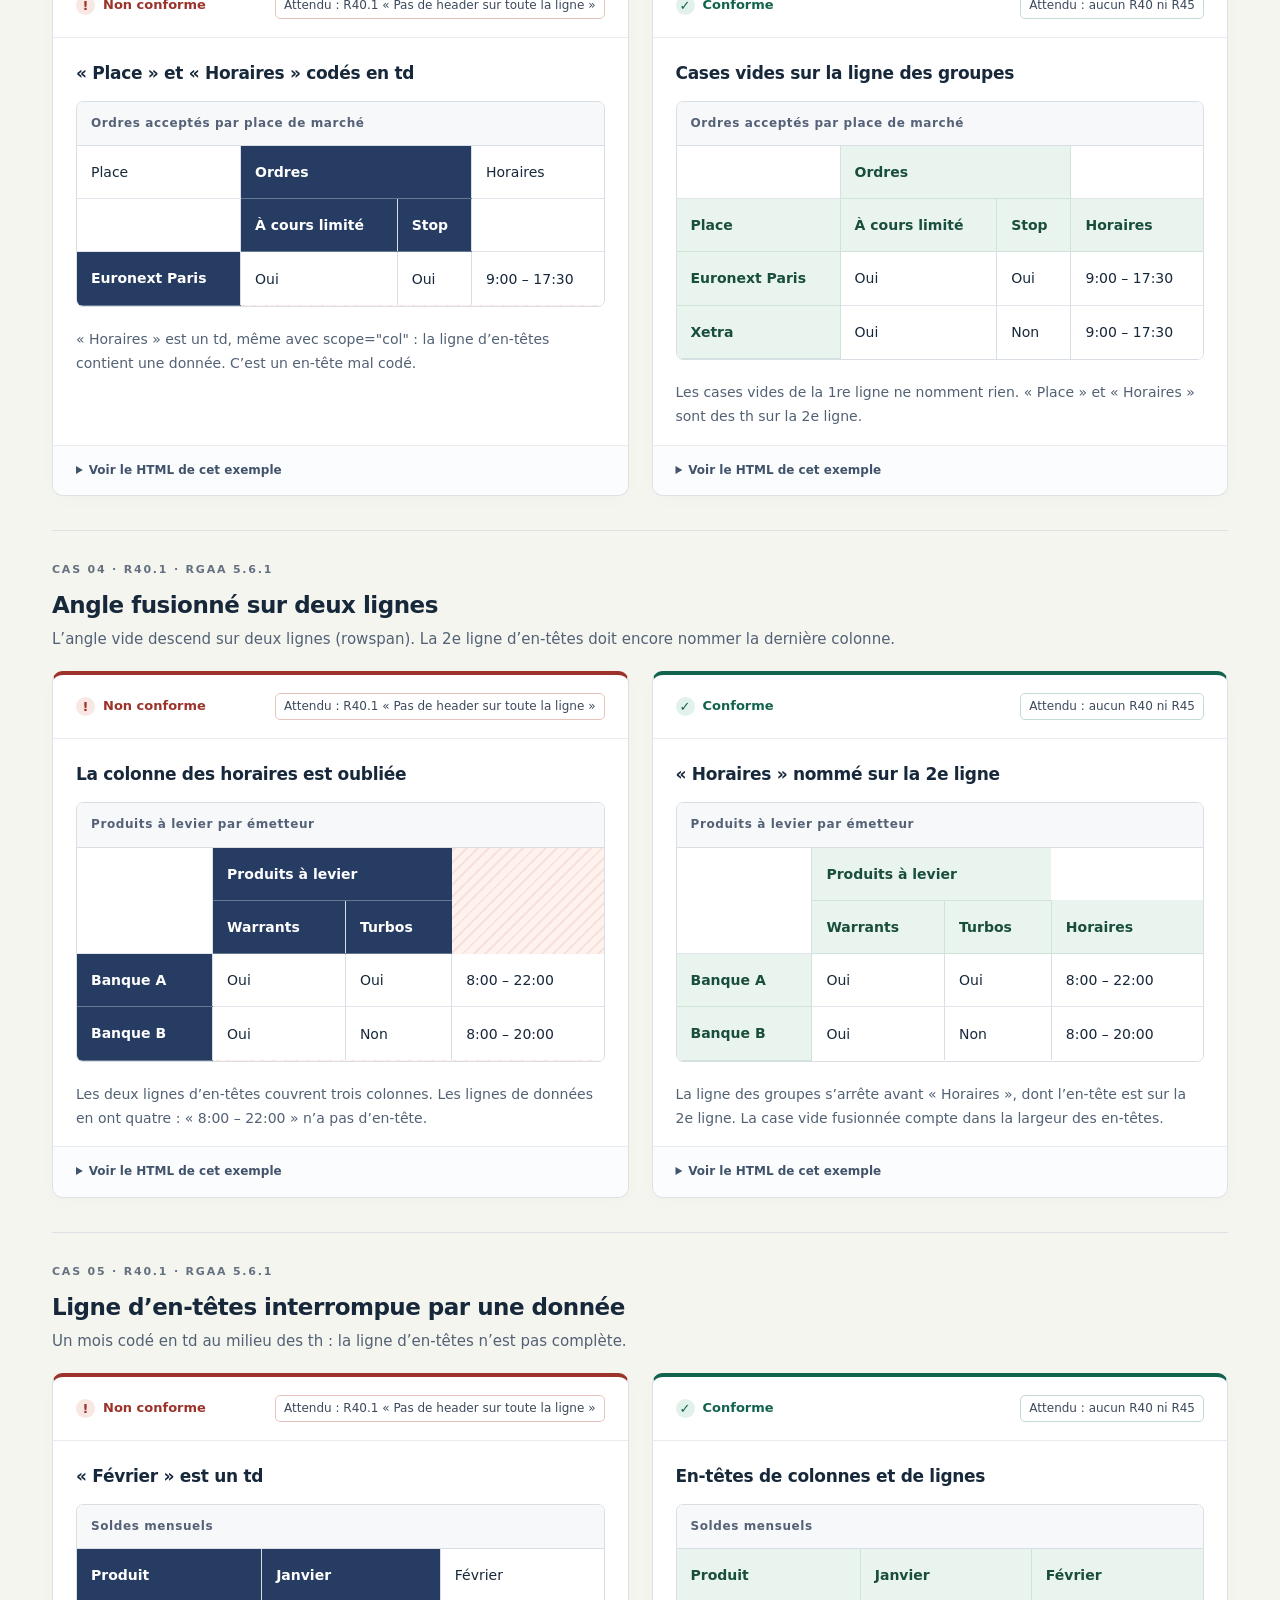
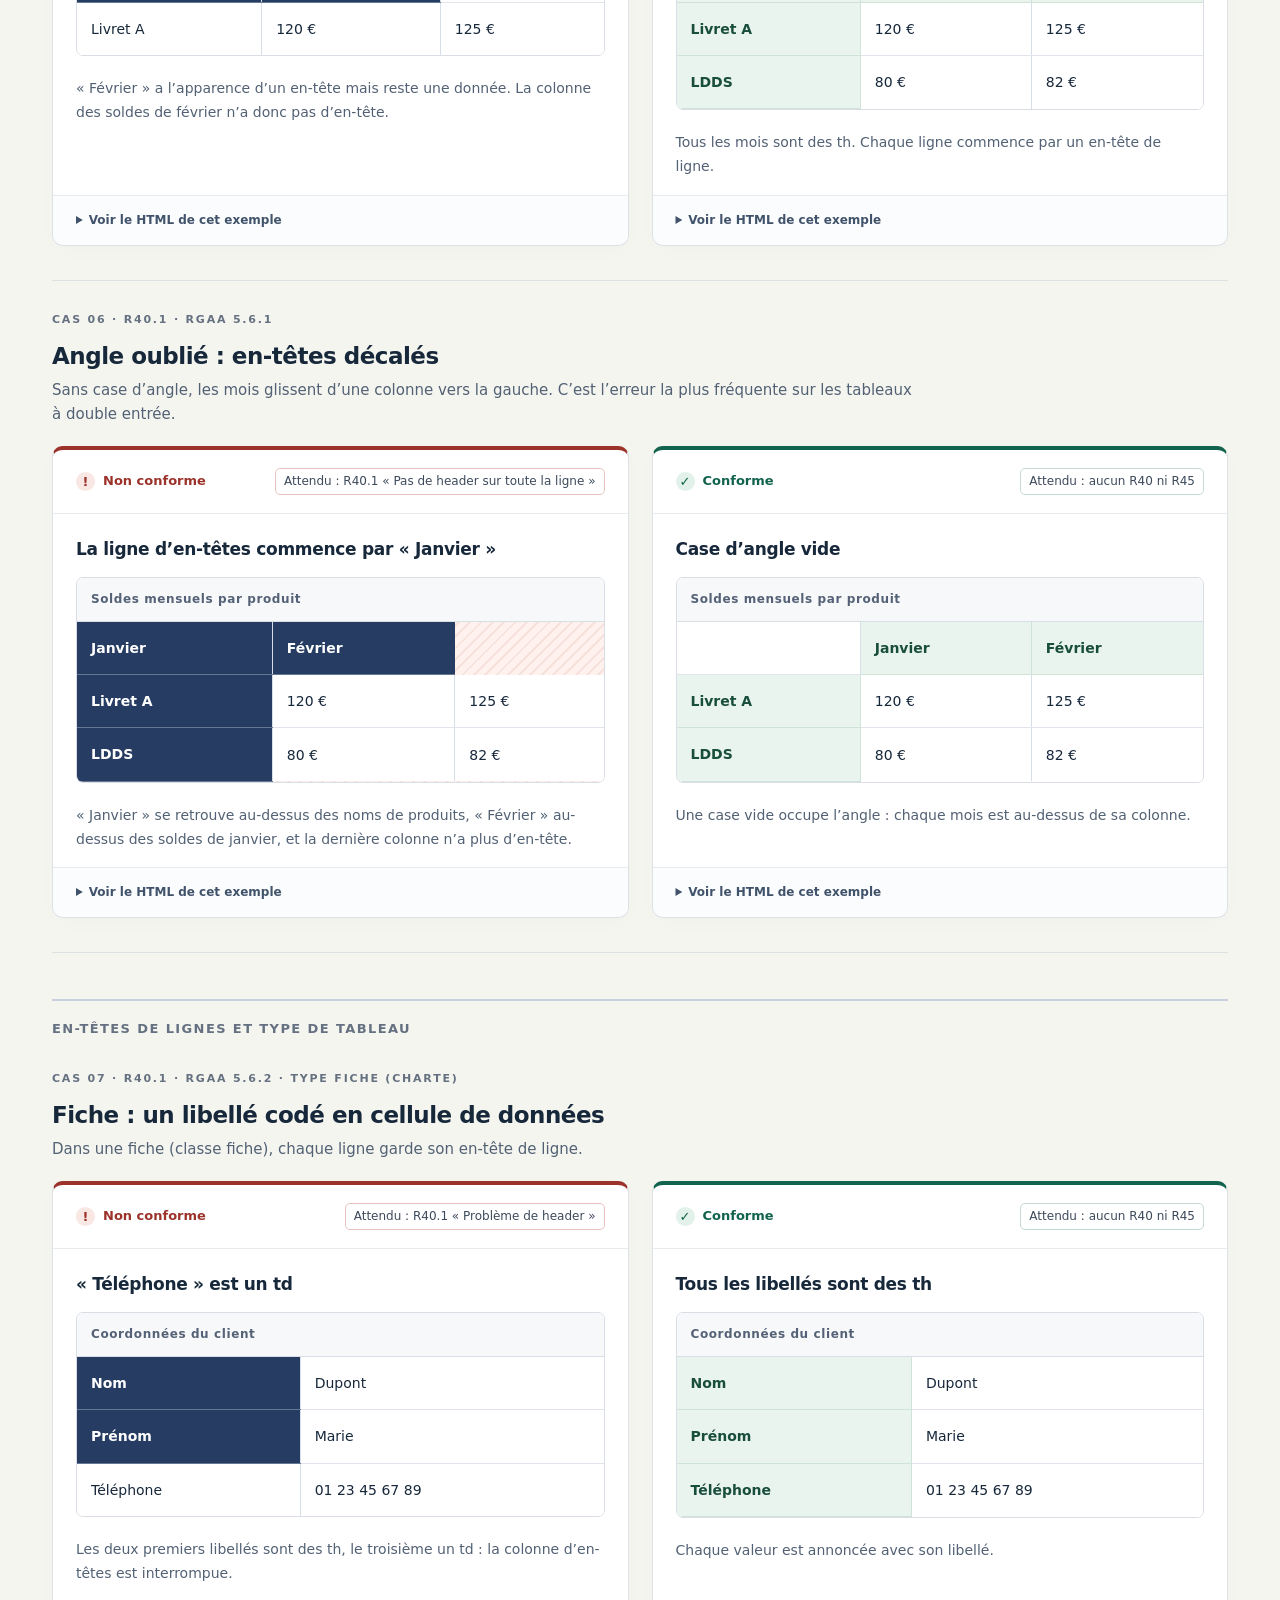
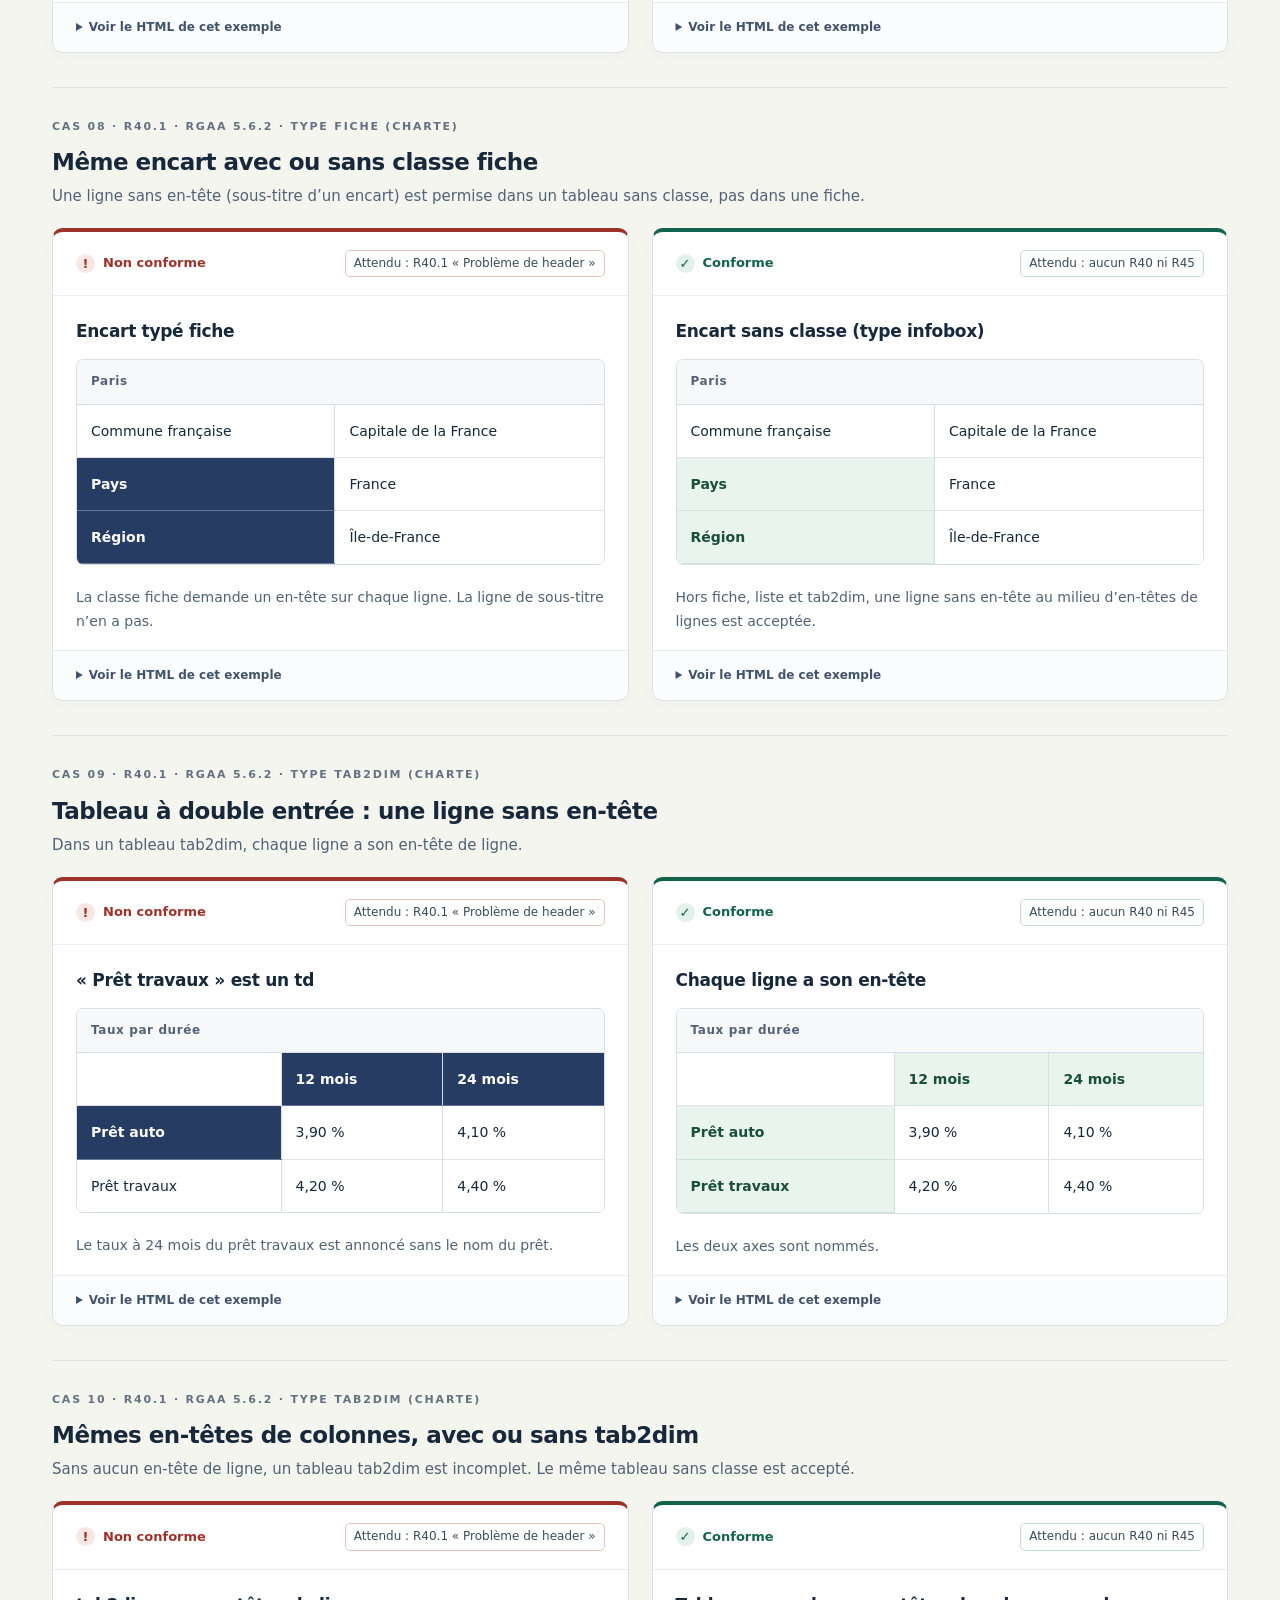
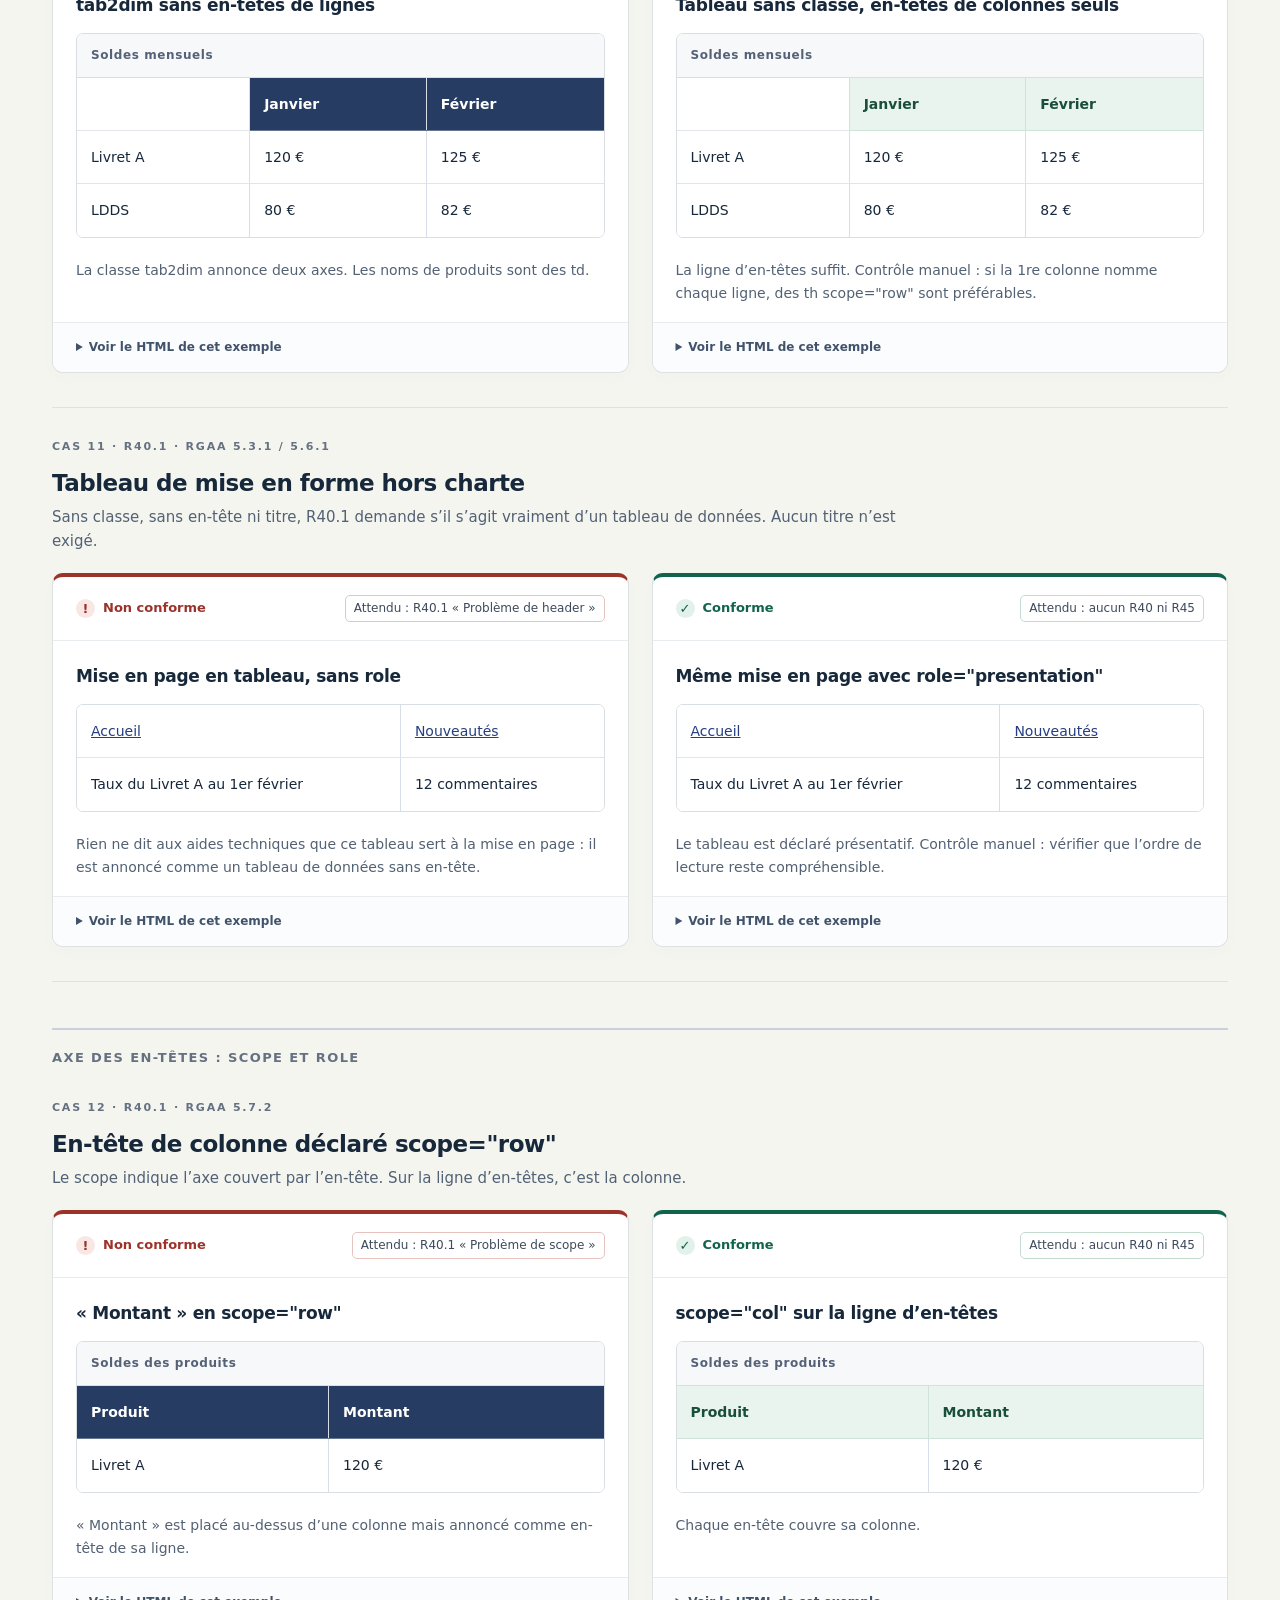
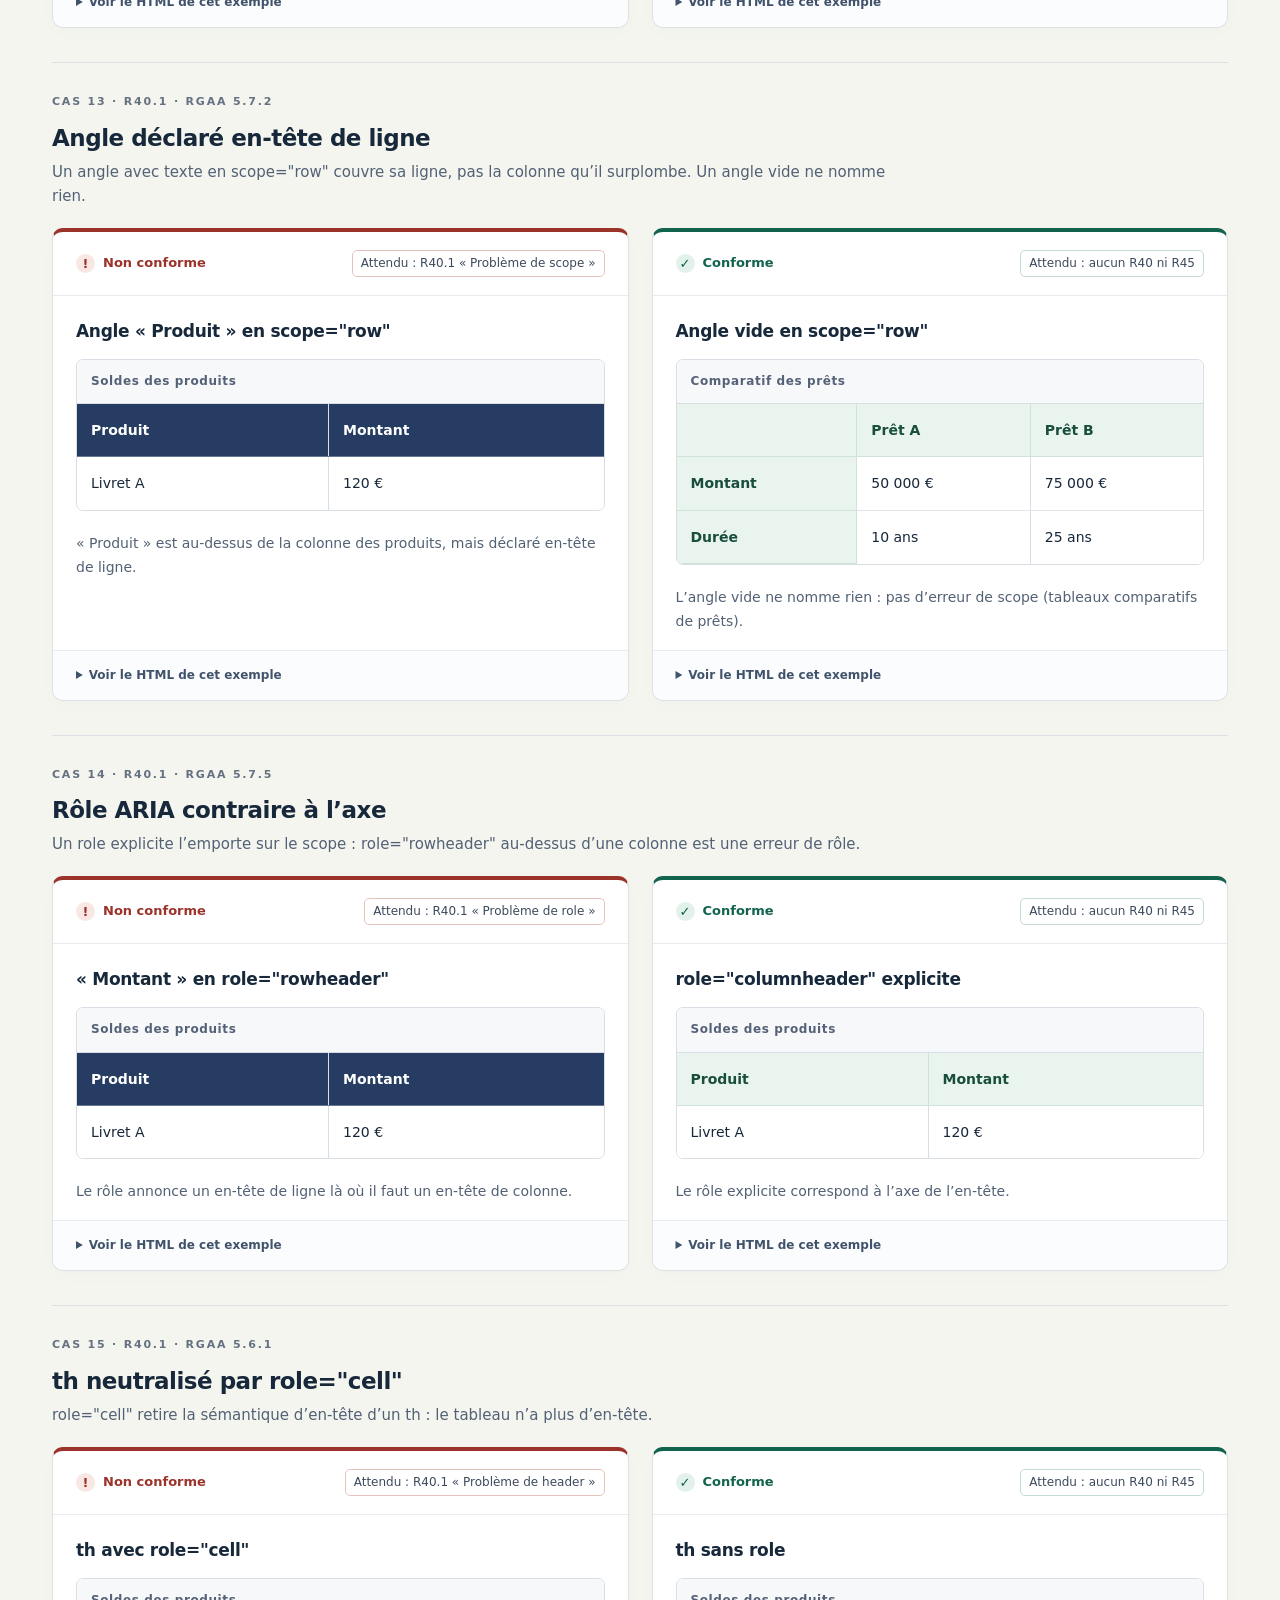
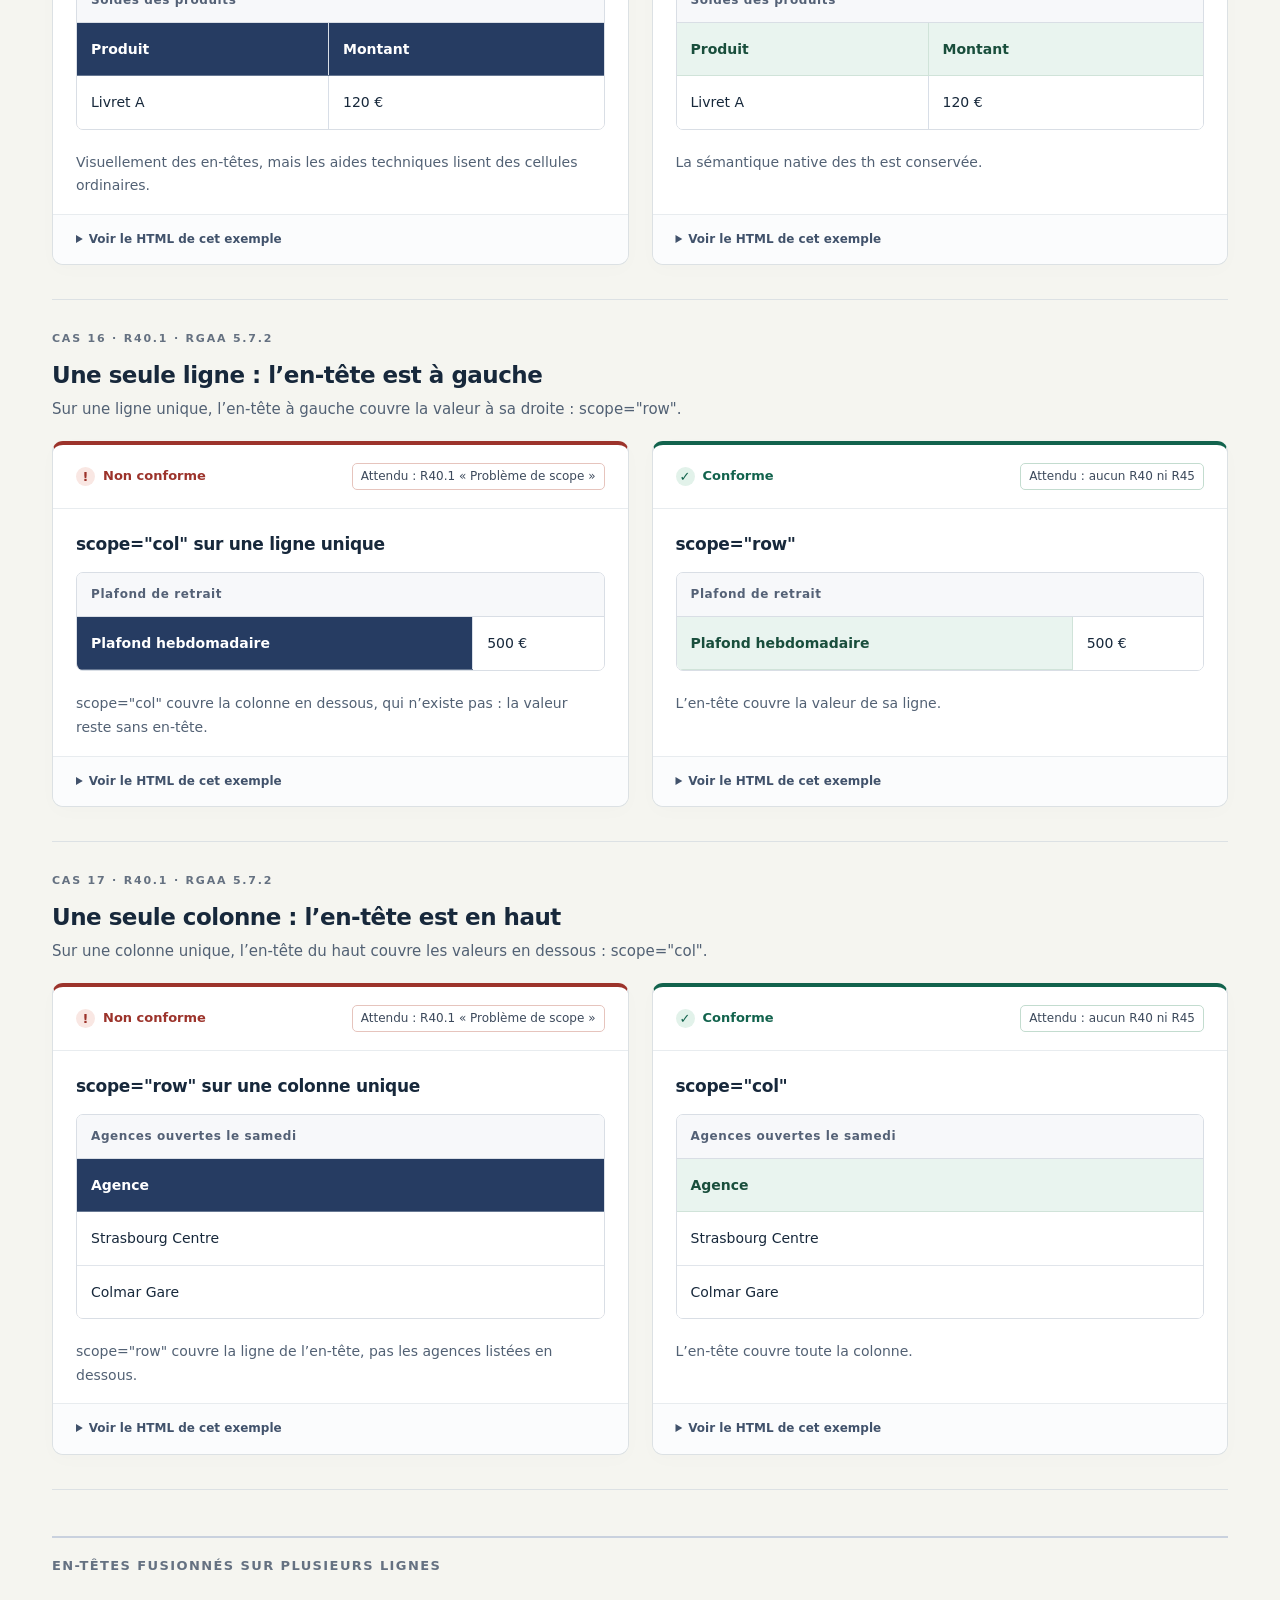
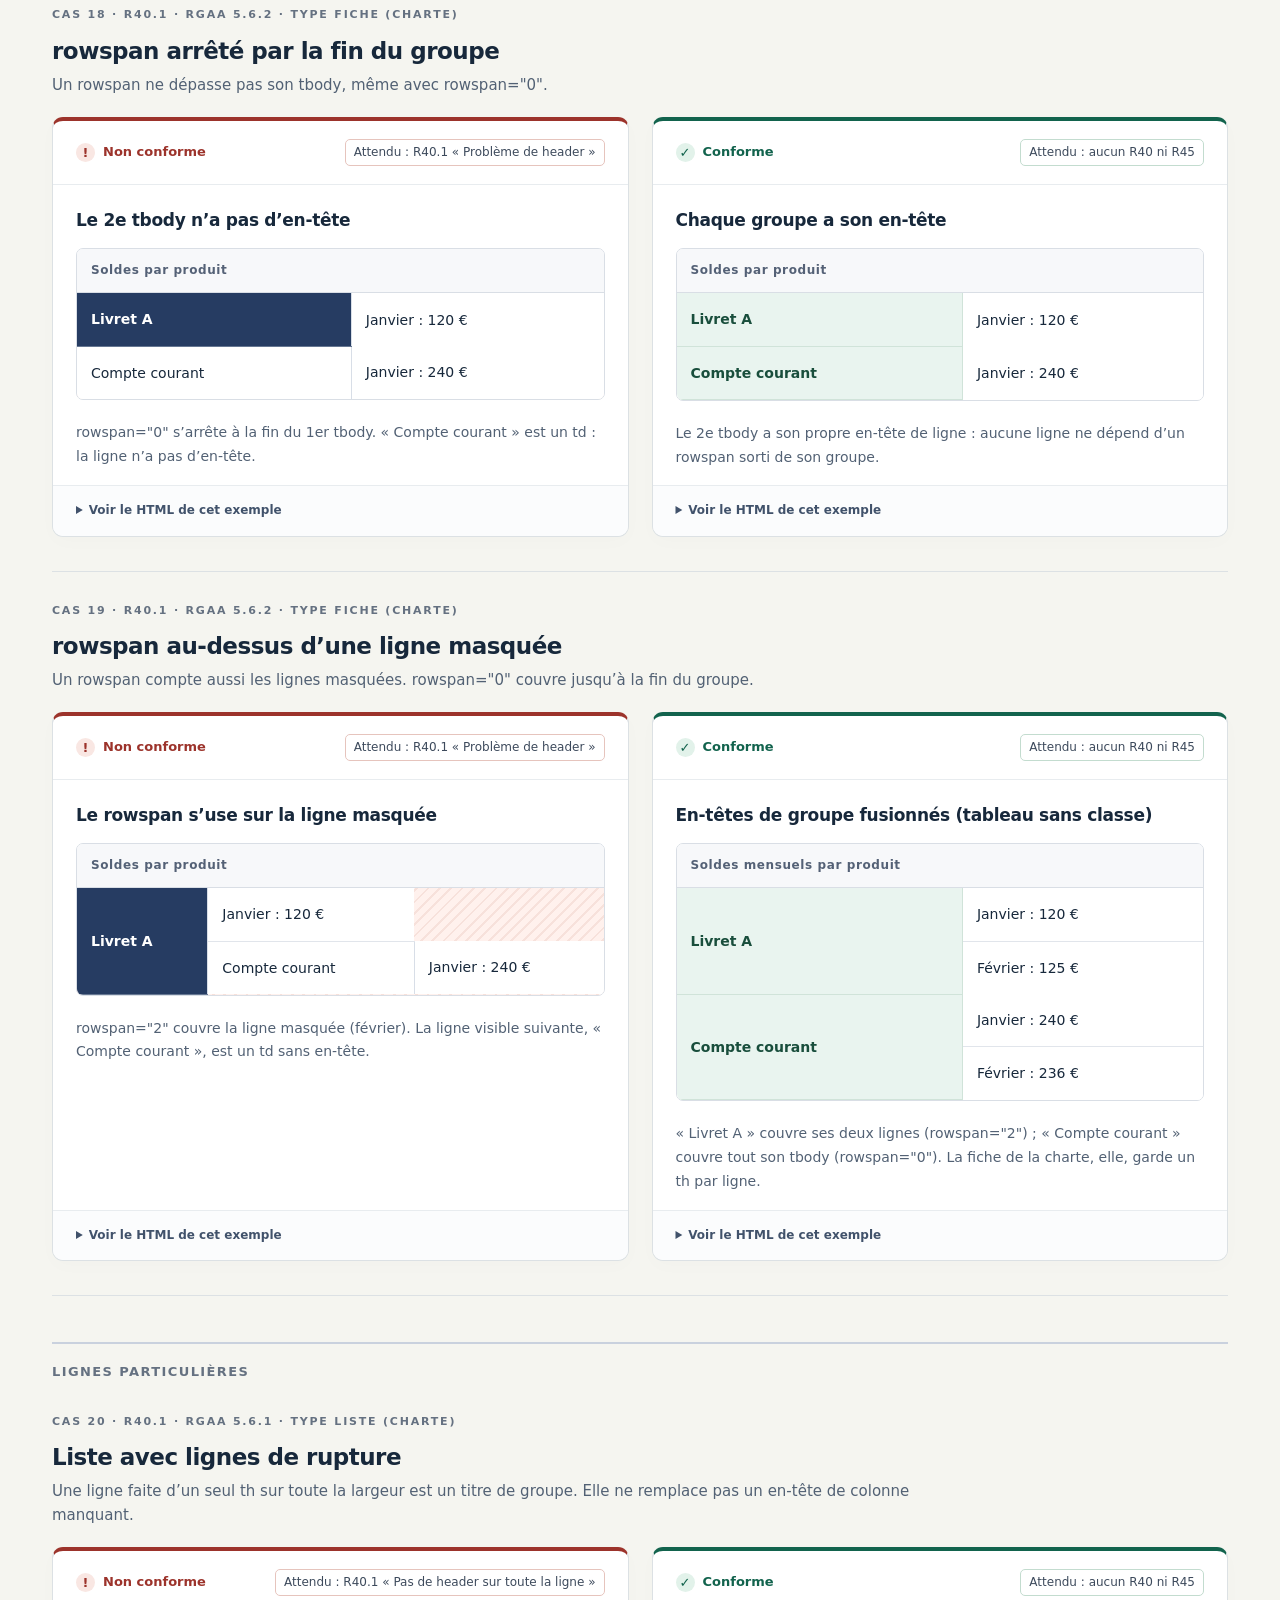
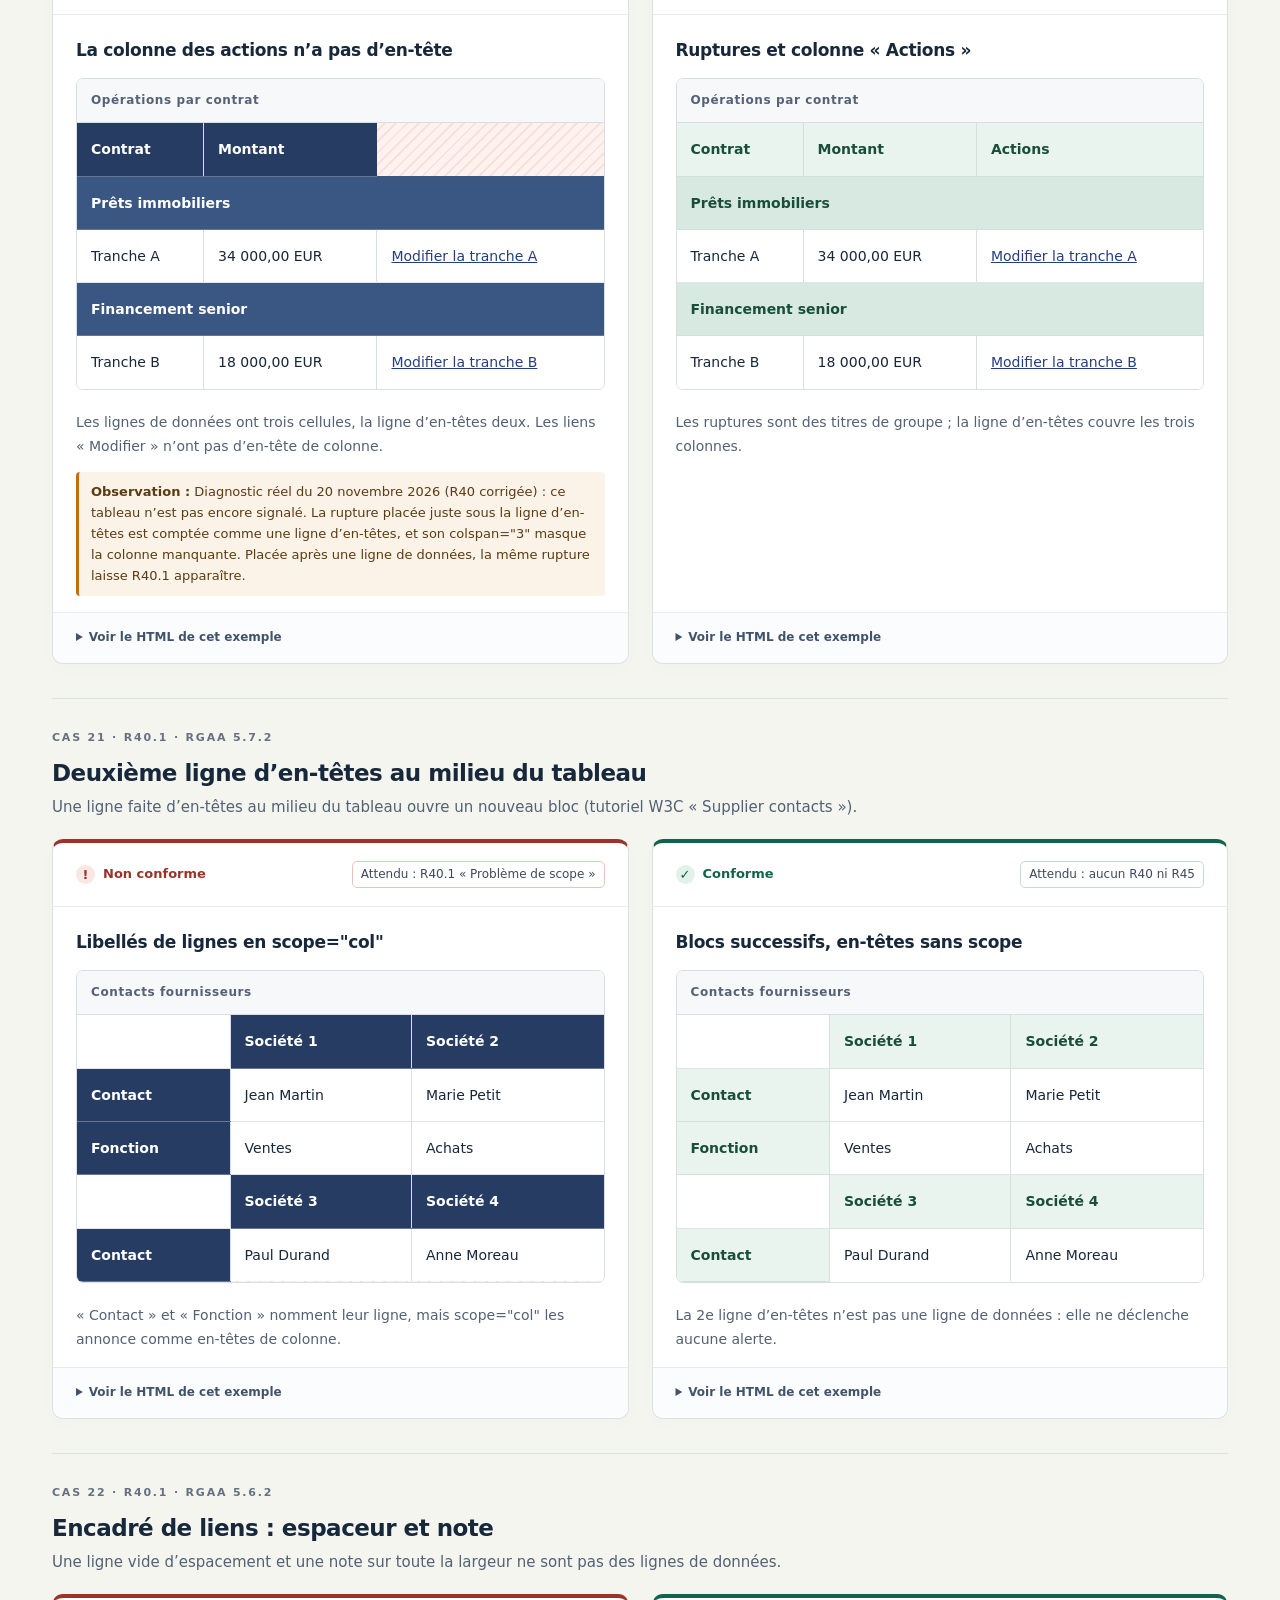
<file: r40.html>
<!doctype html>
<html lang="fr">
<head>
<meta charset="utf-8">
<meta name="viewport" content="width=device-width,initial-scale=1">
<title>Banc de test R40 : tableaux — ErgoQual</title>
<link rel="stylesheet" href="demo.css">
<link rel="stylesheet" href="r40.css">
</head>
<body>
<a class="skip" href="#main">Aller au contenu</a>
<header class="site-header">
  <a class="brand ergoqual-ignore" href="./"><span class="brand-mark" aria-hidden="true">R40</span> Le banc d’essai</a>
  <nav class="ergoqual-ignore" aria-label="Pages du banc">
    <a href="r40.html" aria-current="page">Banc complet</a>
    <a href="r40-ragged.html">Cas 01</a>
    <a href="r40-colspanShort.html">Cas 02</a>
  </nav>
</header>
<main id="main">
  <section class="bench-intro ergoqual-ignore" aria-labelledby="bench-title">
    <p class="eyebrow">ERGOQUAL · RÈGLE R40 · TABLEAUX</p>
    <h1 id="bench-title">Banc de test R40</h1>
    <p class="lead">56 cas, chacun avec un tableau non conforme et sa version conforme, plus 7 cas intranet en annexe.</p>
    <ol class="bench-steps">
      <li>Lancez le Diagnostic ErgoQual sur la <strong>page complète</strong>, une seule fois.</li>
      <li>Pour chaque cas, comparez les constats signalés sur les deux tableaux avec l’attendu affiché.</li>
      <li>L’annexe intranet est un cadre de cette page : ErgoQual l’analyse en mode intranet pendant la même exécution.</li>
    </ol>
    <div class="bench-notes">
      <p><strong>Non conforme / Conforme</strong> : au regard de R40 et R45 seulement. <strong>Attendu</strong> : attente de test, pas un résultat calculé par la page. « Aucun R40 ni R45 » : aucun constat de ces deux règles n’est attendu sur le tableau.</p>
      <p><strong>Version attendue</strong> : ErgoQual avec le correctif cumulatif <code>f900aa68</code> et son complément de couverture des en-têtes (<a href="https://github.com/suisoku/A11ya/blob/c83015a656908e6f4f86a702e992a0aa50bf9d03/extension-source/patches/ergoqual-r40-header-coverage-over-f900aa68-20261120.patch">patch du 20 novembre 2026</a>). Sans ce complément, les cas <a href="#c01">01</a>, <a href="#c02">02</a>, <a href="#c04">04</a>, <a href="#c06">06</a> et <a href="#c32">32</a> peuvent différer.</p>
      <p><strong>RGAA</strong> ou <strong>charte</strong> : chaque cas indique s’il vérifie un critère RGAA ou une règle maison (titre obligatoire, intranet, Maquetteur, tableau d’une cellule, type déduit des classes).</p>
      <p><strong>Autres règles masquées</strong> : les textes d’aide portent <code>ergoqual-ignore</code>. Certains exemples portent <code>ergoqual-ignore-rN</code> pour des règles voisines qui réagissent au même balisage : R07 (structure des fiches), R27 (lignes de liste), R42 (texte hors conteneur sémantique), R51, R53 et R58 (bloc appli). Ces classes du banc sont retirées des extraits HTML. R40 et R45 ne sont jamais masquées, sauf dans le cas 56, qui teste cette exclusion.</p>
      <p>Les reproductions d’origine restent disponibles : <a href="r40-ragged.html">cas 01</a> et <a href="r40-colspanShort.html">cas 02</a> (versions minimales : <a href="minimal/r40-ragged.html">ragged</a>, <a href="minimal/r40-colspanShort.html">colspanShort</a>).</p>
    </div>
  </section>
  <nav class="bench-index ergoqual-ignore" aria-labelledby="index-title">
    <h2 id="index-title">Index des cas</h2>
    <div class="index-grid">
      <div class="index-group">
        <h3>Couverture des en-têtes de colonnes</h3>
        <ol>
          <li><a href="#c01"><span class="index-num">01</span> Une colonne de données sans en-tête</a></li>
          <li><a href="#c02"><span class="index-num">02</span> Un en-tête fusionné trop court</a></li>
          <li><a href="#c03"><span class="index-num">03</span> Groupes d’en-têtes : case vide ou donnée ?</a></li>
          <li><a href="#c04"><span class="index-num">04</span> Angle fusionné sur deux lignes</a></li>
          <li><a href="#c05"><span class="index-num">05</span> Ligne d’en-têtes interrompue par une donnée</a></li>
          <li><a href="#c06"><span class="index-num">06</span> Angle oublié : en-têtes décalés</a></li>
        </ol>
      </div>
      <div class="index-group">
        <h3>En-têtes de lignes et type de tableau</h3>
        <ol>
          <li><a href="#c07"><span class="index-num">07</span> Fiche : un libellé codé en cellule de données</a></li>
          <li><a href="#c08"><span class="index-num">08</span> Même encart avec ou sans classe fiche</a></li>
          <li><a href="#c09"><span class="index-num">09</span> Tableau à double entrée : une ligne sans en-tête</a></li>
          <li><a href="#c10"><span class="index-num">10</span> Mêmes en-têtes de colonnes, avec ou sans tab2dim</a></li>
          <li><a href="#c11"><span class="index-num">11</span> Tableau de mise en forme hors charte</a></li>
        </ol>
      </div>
      <div class="index-group">
        <h3>Axe des en-têtes : scope et role</h3>
        <ol>
          <li><a href="#c12"><span class="index-num">12</span> En-tête de colonne déclaré scope=&quot;row&quot;</a></li>
          <li><a href="#c13"><span class="index-num">13</span> Angle déclaré en-tête de ligne</a></li>
          <li><a href="#c14"><span class="index-num">14</span> Rôle ARIA contraire à l’axe</a></li>
          <li><a href="#c15"><span class="index-num">15</span> th neutralisé par role=&quot;cell&quot;</a></li>
          <li><a href="#c16"><span class="index-num">16</span> Une seule ligne : l’en-tête est à gauche</a></li>
          <li><a href="#c17"><span class="index-num">17</span> Une seule colonne : l’en-tête est en haut</a></li>
        </ol>
      </div>
      <div class="index-group">
        <h3>En-têtes fusionnés sur plusieurs lignes</h3>
        <ol>
          <li><a href="#c18"><span class="index-num">18</span> rowspan arrêté par la fin du groupe</a></li>
          <li><a href="#c19"><span class="index-num">19</span> rowspan au-dessus d’une ligne masquée</a></li>
        </ol>
      </div>
      <div class="index-group">
        <h3>Lignes particulières</h3>
        <ol>
          <li><a href="#c20"><span class="index-num">20</span> Liste avec lignes de rupture</a></li>
          <li><a href="#c21"><span class="index-num">21</span> Deuxième ligne d’en-têtes au milieu du tableau</a></li>
          <li><a href="#c22"><span class="index-num">22</span> Encadré de liens : espaceur et note</a></li>
          <li><a href="#c23"><span class="index-num">23</span> Liste avec ligne de total</a></li>
          <li><a href="#c24"><span class="index-num">24</span> Tableau de propriétés avec descriptions</a></li>
        </ol>
      </div>
      <div class="index-group">
        <h3>Contenus masqués</h3>
        <ol>
          <li><a href="#c25"><span class="index-num">25</span> En-têtes masqués, décor masqué</a></li>
          <li><a href="#c26"><span class="index-num">26</span> En-têtes retirés des lecteurs d’écran</a></li>
          <li><a href="#c27"><span class="index-num">27</span> Ligne d’en-têtes repliée ou transparente</a></li>
          <li><a href="#c28"><span class="index-num">28</span> Colonne d’en-têtes et &lt;col&gt; masqué</a></li>
          <li><a href="#c29"><span class="index-num">29</span> Tableau d’une infobulle fermée</a></li>
          <li><a href="#c30"><span class="index-num">30</span> Fiche derrière une fenêtre ouverte</a></li>
        </ol>
      </div>
      <div class="index-group">
        <h3>Tableaux ARIA</h3>
        <ol>
          <li><a href="#c31"><span class="index-num">31</span> Tableau ARIA sans en-tête</a></li>
          <li><a href="#c32"><span class="index-num">32</span> Tableau ARIA : en-tête trop court ou fusionné</a></li>
        </ol>
      </div>
      <div class="index-group">
        <h3>Titre du tableau (charte)</h3>
        <ol>
          <li><a href="#c33"><span class="index-num">33</span> Titre absent</a></li>
          <li><a href="#c34"><span class="index-num">34</span> Titre vide</a></li>
          <li><a href="#c35"><span class="index-num">35</span> Titre masqué aux lecteurs d’écran</a></li>
          <li><a href="#c36"><span class="index-num">36</span> Tableau natif nommé par aria-label</a></li>
          <li><a href="#c37"><span class="index-num">37</span> Tableau ARIA : nom vide ou cassé</a></li>
          <li><a href="#c38"><span class="index-num">38</span> Tableau caché sans titre</a></li>
          <li><a href="#c39"><span class="index-num">39</span> Tableau sans titre derrière une fenêtre ouverte</a></li>
          <li><a href="#c40"><span class="index-num">40</span> Titre invisible resté à « Objet »</a></li>
          <li><a href="#c41"><span class="index-num">41</span> « Objets » invisible, « Objet » visible</a></li>
        </ol>
      </div>
      <div class="index-group">
        <h3>Type et rôle du tableau</h3>
        <ol>
          <li><a href="#c42"><span class="index-num">42</span> Tableau de mise en forme dans le bloc appli</a></li>
          <li><a href="#c43"><span class="index-num">43</span> Composant posé dans un tableau de saisie</a></li>
          <li><a href="#c44"><span class="index-num">44</span> Tableau de saisie</a></li>
          <li><a href="#c45"><span class="index-num">45</span> Liste rendue présentative</a></li>
          <li><a href="#c46"><span class="index-num">46</span> Plusieurs rôles : le navigateur garde le premier</a></li>
          <li><a href="#c47"><span class="index-num">47</span> Rôle inconnu suivi de presentation</a></li>
        </ol>
      </div>
      <div class="index-group">
        <h3>Tableau d’une seule cellule (charte)</h3>
        <ol>
          <li><a href="#c48"><span class="index-num">48</span> Encart d’une seule cellule</a></li>
          <li><a href="#c49"><span class="index-num">49</span> Titre seul ou tableau replié</a></li>
          <li><a href="#c50"><span class="index-num">50</span> Cellule fusionnée, sans titre</a></li>
          <li><a href="#c51"><span class="index-num">51</span> Tableau ARIA d’une seule cellule</a></li>
          <li><a href="#c52"><span class="index-num">52</span> Tableau responsive maison</a></li>
        </ol>
      </div>
      <div class="index-group">
        <h3>Tableaux imbriqués</h3>
        <ol>
          <li><a href="#c53"><span class="index-num">53</span> Erreurs du tableau interne</a></li>
          <li><a href="#c54"><span class="index-num">54</span> Le titre du tableau interne ne nomme pas le parent</a></li>
        </ol>
      </div>
      <div class="index-group">
        <h3>Exclusions prévues</h3>
        <ol>
          <li><a href="#c55"><span class="index-num">55</span> Tableau technique d’une carte Google Maps</a></li>
          <li><a href="#c56"><span class="index-num">56</span> Exclusion par la classe ergoqual-ignore-r40</a></li>
        </ol>
      </div>
      <div class="index-group">
        <h3>Annexes</h3>
        <ul>
          <li><a href="#annexe-intranet">A. Cas intranet (cadre)</a></li>
          <li><a href="#annexe-maquetteur">B. Cas réservé au Maquetteur</a></li>
          <li><a href="#couverture">C. Correspondance avec le contrat (113 cas)</a></li>
        </ul>
      </div>
    </div>
  </nav>
  <div class="family" id="famille-couverture">
  <h2 class="family-title ergoqual-ignore">Couverture des en-têtes de colonnes</h2>
  <section class="bench-case" id="c01" data-case="c01">
    <div class="case-intro ergoqual-ignore">
      <p class="eyebrow">CAS 01 · R40.1 · RGAA 5.6.1</p>
      <h2 id="c01-title">Une colonne de données sans en-tête</h2>
      <p>La ligne d’en-têtes est plus courte que les lignes de données : la colonne des montants n’a pas d’en-tête.</p>
    </div>
    <div class="comparison">
      <article class="case-card bad">
        <div class="card-head ergoqual-ignore">
          <span class="state"><span aria-hidden="true">!</span> Non conforme</span>
          <span class="expected">Attendu : R40.1 « Pas de header sur toute la ligne »</span>
        </div>
        <div class="card-body">
          <h3 id="c01-nc-title" class="ergoqual-ignore">Ligne d’en-têtes trop courte</h3>
          <div class="table-wrap">
            <table class="demo-table" id="c01-nc">
              <caption>Cotisations annuelles des cartes</caption>
              <tr>
                <th scope="col">Carte</th>
              </tr>
              <tr>
                <td>Visa Classic</td>
                <td>45,00 €</td>
              </tr>
              <tr>
                <td>Mastercard Gold</td>
                <td>134,00 €</td>
              </tr>
            </table>
          </div>
          <p class="why ergoqual-ignore">Seule la colonne « Carte » a un en-tête. Les montants sont lus sans savoir qu’il s’agit de la cotisation annuelle.</p>
        </div>
        <details class="ergoqual-ignore">
          <summary>Voir le HTML de cet exemple</summary>
          <pre><code>&lt;table&gt;
  &lt;caption&gt;Cotisations annuelles des cartes&lt;/caption&gt;
  &lt;tr&gt;
    &lt;th scope=&quot;col&quot;&gt;Carte&lt;/th&gt;
  &lt;/tr&gt;
  &lt;tr&gt;
    &lt;td&gt;Visa Classic&lt;/td&gt;
    &lt;td&gt;45,00 €&lt;/td&gt;
  &lt;/tr&gt;
  &lt;tr&gt;
    &lt;td&gt;Mastercard Gold&lt;/td&gt;
    &lt;td&gt;134,00 €&lt;/td&gt;
  &lt;/tr&gt;
&lt;/table&gt;</code></pre>
        </details>
      </article>
      <article class="case-card good">
        <div class="card-head ergoqual-ignore">
          <span class="state"><span aria-hidden="true">✓</span> Conforme</span>
          <span class="expected">Attendu : aucun R40 ni R45</span>
        </div>
        <div class="card-body">
          <h3 id="c01-c-title" class="ergoqual-ignore">Chaque colonne a son en-tête</h3>
          <div class="table-wrap">
            <table class="demo-table" id="c01-c">
              <caption>Cotisations annuelles des cartes</caption>
              <tr>
                <th scope="col">Carte</th>
                <th scope="col">Cotisation annuelle</th>
              </tr>
              <tr>
                <td>Visa Classic</td>
                <td>45,00 €</td>
              </tr>
              <tr>
                <td>Mastercard Gold</td>
                <td>134,00 €</td>
              </tr>
            </table>
          </div>
          <p class="why ergoqual-ignore">« Cotisation annuelle » nomme la deuxième colonne.</p>
        </div>
        <details class="ergoqual-ignore">
          <summary>Voir le HTML de cet exemple</summary>
          <pre><code>&lt;table&gt;
  &lt;caption&gt;Cotisations annuelles des cartes&lt;/caption&gt;
  &lt;tr&gt;
    &lt;th scope=&quot;col&quot;&gt;Carte&lt;/th&gt;
    &lt;th scope=&quot;col&quot;&gt;Cotisation annuelle&lt;/th&gt;
  &lt;/tr&gt;
  &lt;tr&gt;
    &lt;td&gt;Visa Classic&lt;/td&gt;
    &lt;td&gt;45,00 €&lt;/td&gt;
  &lt;/tr&gt;
  &lt;tr&gt;
    &lt;td&gt;Mastercard Gold&lt;/td&gt;
    &lt;td&gt;134,00 €&lt;/td&gt;
  &lt;/tr&gt;
&lt;/table&gt;</code></pre>
        </details>
      </article>
    </div>
  </section>
  <section class="bench-case" id="c02" data-case="c02">
    <div class="case-intro ergoqual-ignore">
      <p class="eyebrow">CAS 02 · R40.1 · RGAA 5.6.1</p>
      <h2 id="c02-title">Un en-tête fusionné trop court</h2>
      <p>Un colspan=&quot;2&quot; couvre deux colonnes, pas trois : la disponibilité reste sans en-tête.</p>
    </div>
    <div class="comparison">
      <article class="case-card bad">
        <div class="card-head ergoqual-ignore">
          <span class="state"><span aria-hidden="true">!</span> Non conforme</span>
          <span class="expected">Attendu : R40.1 « Pas de header sur toute la ligne »</span>
        </div>
        <div class="card-body">
          <h3 id="c02-nc-title" class="ergoqual-ignore">colspan=&quot;2&quot; au-dessus de trois colonnes</h3>
          <div class="table-wrap">
            <table class="demo-table" id="c02-nc">
              <caption>Disponibilité des articles</caption>
              <tr>
                <th scope="col" colspan="2">Article</th>
              </tr>
              <tr>
                <td>Livre de poche</td>
                <td>7,90 €</td>
                <td>En stock</td>
              </tr>
              <tr>
                <td>Agenda 2027</td>
                <td>14,50 €</td>
                <td>Épuisé</td>
              </tr>
            </table>
          </div>
          <p class="why ergoqual-ignore">« Article » couvre le nom et le prix. La troisième colonne (« En stock », « Épuisé ») n’a aucun en-tête.</p>
        </div>
        <details class="ergoqual-ignore">
          <summary>Voir le HTML de cet exemple</summary>
          <pre><code>&lt;table&gt;
  &lt;caption&gt;Disponibilité des articles&lt;/caption&gt;
  &lt;tr&gt;
    &lt;th scope=&quot;col&quot; colspan=&quot;2&quot;&gt;Article&lt;/th&gt;
  &lt;/tr&gt;
  &lt;tr&gt;
    &lt;td&gt;Livre de poche&lt;/td&gt;
    &lt;td&gt;7,90 €&lt;/td&gt;
    &lt;td&gt;En stock&lt;/td&gt;
  &lt;/tr&gt;
  &lt;tr&gt;
    &lt;td&gt;Agenda 2027&lt;/td&gt;
    &lt;td&gt;14,50 €&lt;/td&gt;
    &lt;td&gt;Épuisé&lt;/td&gt;
  &lt;/tr&gt;
&lt;/table&gt;</code></pre>
        </details>
      </article>
      <article class="case-card good">
        <div class="card-head ergoqual-ignore">
          <span class="state"><span aria-hidden="true">✓</span> Conforme</span>
          <span class="expected">Attendu : aucun R40 ni R45</span>
        </div>
        <div class="card-body">
          <h3 id="c02-c-title" class="ergoqual-ignore">En-tête de groupe et en-têtes de colonnes</h3>
          <div class="table-wrap">
            <table class="demo-table" id="c02-c">
              <caption>Disponibilité des articles</caption>
              <tr>
                <th scope="colgroup" colspan="2">Article</th>
                <th scope="col" rowspan="2">Disponibilité</th>
              </tr>
              <tr>
                <th scope="col">Produit</th>
                <th scope="col">Prix</th>
              </tr>
              <tr>
                <td>Livre de poche</td>
                <td>7,90 €</td>
                <td>En stock</td>
              </tr>
              <tr>
                <td>Agenda 2027</td>
                <td>14,50 €</td>
                <td>Épuisé</td>
              </tr>
            </table>
          </div>
          <p class="why ergoqual-ignore">« Article » groupe « Produit » et « Prix ». « Disponibilité » descend sur deux lignes (rowspan) et nomme la troisième colonne.</p>
        </div>
        <details class="ergoqual-ignore">
          <summary>Voir le HTML de cet exemple</summary>
          <pre><code>&lt;table&gt;
  &lt;caption&gt;Disponibilité des articles&lt;/caption&gt;
  &lt;tr&gt;
    &lt;th scope=&quot;colgroup&quot; colspan=&quot;2&quot;&gt;Article&lt;/th&gt;
    &lt;th scope=&quot;col&quot; rowspan=&quot;2&quot;&gt;Disponibilité&lt;/th&gt;
  &lt;/tr&gt;
  &lt;tr&gt;
    &lt;th scope=&quot;col&quot;&gt;Produit&lt;/th&gt;
    &lt;th scope=&quot;col&quot;&gt;Prix&lt;/th&gt;
  &lt;/tr&gt;
  &lt;tr&gt;
    &lt;td&gt;Livre de poche&lt;/td&gt;
    &lt;td&gt;7,90 €&lt;/td&gt;
    &lt;td&gt;En stock&lt;/td&gt;
  &lt;/tr&gt;
  &lt;tr&gt;
    &lt;td&gt;Agenda 2027&lt;/td&gt;
    &lt;td&gt;14,50 €&lt;/td&gt;
    &lt;td&gt;Épuisé&lt;/td&gt;
  &lt;/tr&gt;
&lt;/table&gt;</code></pre>
        </details>
      </article>
    </div>
  </section>
  <section class="bench-case" id="c03" data-case="c03">
    <div class="case-intro ergoqual-ignore">
      <p class="eyebrow">CAS 03 · R40.1 · RGAA 5.6.1</p>
      <h2 id="c03-title">Groupes d’en-têtes : case vide ou donnée ?</h2>
      <p>Sur une ligne de groupes, une case vide au-dessus d’une colonne sans groupe est permise. Un texte dans un td ne l’est pas.</p>
    </div>
    <div class="comparison">
      <article class="case-card bad">
        <div class="card-head ergoqual-ignore">
          <span class="state"><span aria-hidden="true">!</span> Non conforme</span>
          <span class="expected">Attendu : R40.1 « Pas de header sur toute la ligne »</span>
        </div>
        <div class="card-body">
          <h3 id="c03-nc-title" class="ergoqual-ignore">« Place » et « Horaires » codés en td</h3>
          <div class="table-wrap">
            <table class="demo-table" id="c03-nc">
              <caption>Ordres acceptés par place de marché</caption>
              <tr>
                <td>Place</td>
                <th scope="colgroup" colspan="2">Ordres</th>
                <td scope="col">Horaires</td>
              </tr>
              <tr>
                <td></td>
                <th scope="col">À cours limité</th>
                <th scope="col">Stop</th>
                <td></td>
              </tr>
              <tr>
                <th scope="row">Euronext Paris</th>
                <td>Oui</td>
                <td>Oui</td>
                <td>9:00 – 17:30</td>
              </tr>
            </table>
          </div>
          <p class="why ergoqual-ignore">« Horaires » est un td, même avec scope=&quot;col&quot; : la ligne d’en-têtes contient une donnée. C’est un en-tête mal codé.</p>
        </div>
        <details class="ergoqual-ignore">
          <summary>Voir le HTML de cet exemple</summary>
          <pre><code>&lt;table&gt;
  &lt;caption&gt;Ordres acceptés par place de marché&lt;/caption&gt;
  &lt;tr&gt;
    &lt;td&gt;Place&lt;/td&gt;
    &lt;th scope=&quot;colgroup&quot; colspan=&quot;2&quot;&gt;Ordres&lt;/th&gt;
    &lt;td scope=&quot;col&quot;&gt;Horaires&lt;/td&gt;
  &lt;/tr&gt;
  &lt;tr&gt;
    &lt;td&gt;&lt;/td&gt;
    &lt;th scope=&quot;col&quot;&gt;À cours limité&lt;/th&gt;
    &lt;th scope=&quot;col&quot;&gt;Stop&lt;/th&gt;
    &lt;td&gt;&lt;/td&gt;
  &lt;/tr&gt;
  &lt;tr&gt;
    &lt;th scope=&quot;row&quot;&gt;Euronext Paris&lt;/th&gt;
    &lt;td&gt;Oui&lt;/td&gt;
    &lt;td&gt;Oui&lt;/td&gt;
    &lt;td&gt;9:00 – 17:30&lt;/td&gt;
  &lt;/tr&gt;
&lt;/table&gt;</code></pre>
        </details>
      </article>
      <article class="case-card good">
        <div class="card-head ergoqual-ignore">
          <span class="state"><span aria-hidden="true">✓</span> Conforme</span>
          <span class="expected">Attendu : aucun R40 ni R45</span>
        </div>
        <div class="card-body">
          <h3 id="c03-c-title" class="ergoqual-ignore">Cases vides sur la ligne des groupes</h3>
          <div class="table-wrap">
            <table class="demo-table" id="c03-c">
              <caption>Ordres acceptés par place de marché</caption>
              <tr>
                <td></td>
                <th scope="colgroup" colspan="2">Ordres</th>
                <td></td>
              </tr>
              <tr>
                <th>Place</th>
                <th scope="col">À cours limité</th>
                <th scope="col">Stop</th>
                <th scope="col">Horaires</th>
              </tr>
              <tr>
                <th scope="row">Euronext Paris</th>
                <td>Oui</td>
                <td>Oui</td>
                <td>9:00 – 17:30</td>
              </tr>
              <tr>
                <th scope="row">Xetra</th>
                <td>Oui</td>
                <td>Non</td>
                <td>9:00 – 17:30</td>
              </tr>
            </table>
          </div>
          <p class="why ergoqual-ignore">Les cases vides de la 1re ligne ne nomment rien. « Place » et « Horaires » sont des th sur la 2e ligne.</p>
        </div>
        <details class="ergoqual-ignore">
          <summary>Voir le HTML de cet exemple</summary>
          <pre><code>&lt;table&gt;
  &lt;caption&gt;Ordres acceptés par place de marché&lt;/caption&gt;
  &lt;tr&gt;
    &lt;td&gt;&lt;/td&gt;
    &lt;th scope=&quot;colgroup&quot; colspan=&quot;2&quot;&gt;Ordres&lt;/th&gt;
    &lt;td&gt;&lt;/td&gt;
  &lt;/tr&gt;
  &lt;tr&gt;
    &lt;th&gt;Place&lt;/th&gt;
    &lt;th scope=&quot;col&quot;&gt;À cours limité&lt;/th&gt;
    &lt;th scope=&quot;col&quot;&gt;Stop&lt;/th&gt;
    &lt;th scope=&quot;col&quot;&gt;Horaires&lt;/th&gt;
  &lt;/tr&gt;
  &lt;tr&gt;
    &lt;th scope=&quot;row&quot;&gt;Euronext Paris&lt;/th&gt;
    &lt;td&gt;Oui&lt;/td&gt;
    &lt;td&gt;Oui&lt;/td&gt;
    &lt;td&gt;9:00 – 17:30&lt;/td&gt;
  &lt;/tr&gt;
  &lt;tr&gt;
    &lt;th scope=&quot;row&quot;&gt;Xetra&lt;/th&gt;
    &lt;td&gt;Oui&lt;/td&gt;
    &lt;td&gt;Non&lt;/td&gt;
    &lt;td&gt;9:00 – 17:30&lt;/td&gt;
  &lt;/tr&gt;
&lt;/table&gt;</code></pre>
        </details>
      </article>
    </div>
  </section>
  <section class="bench-case" id="c04" data-case="c04">
    <div class="case-intro ergoqual-ignore">
      <p class="eyebrow">CAS 04 · R40.1 · RGAA 5.6.1</p>
      <h2 id="c04-title">Angle fusionné sur deux lignes</h2>
      <p>L’angle vide descend sur deux lignes (rowspan). La 2e ligne d’en-têtes doit encore nommer la dernière colonne.</p>
    </div>
    <div class="comparison">
      <article class="case-card bad">
        <div class="card-head ergoqual-ignore">
          <span class="state"><span aria-hidden="true">!</span> Non conforme</span>
          <span class="expected">Attendu : R40.1 « Pas de header sur toute la ligne »</span>
        </div>
        <div class="card-body">
          <h3 id="c04-nc-title" class="ergoqual-ignore">La colonne des horaires est oubliée</h3>
          <div class="table-wrap">
            <table class="demo-table" id="c04-nc">
              <caption>Produits à levier par émetteur</caption>
              <tr>
                <td rowspan="2"></td>
                <th scope="colgroup" colspan="2">Produits à levier</th>
              </tr>
              <tr>
                <th scope="col">Warrants</th>
                <th scope="col">Turbos</th>
              </tr>
              <tr>
                <th scope="row">Banque A</th>
                <td>Oui</td>
                <td>Oui</td>
                <td>8:00 – 22:00</td>
              </tr>
              <tr>
                <th scope="row">Banque B</th>
                <td>Oui</td>
                <td>Non</td>
                <td>8:00 – 20:00</td>
              </tr>
            </table>
          </div>
          <p class="why ergoqual-ignore">Les deux lignes d’en-têtes couvrent trois colonnes. Les lignes de données en ont quatre : « 8:00 – 22:00 » n’a pas d’en-tête.</p>
        </div>
        <details class="ergoqual-ignore">
          <summary>Voir le HTML de cet exemple</summary>
          <pre><code>&lt;table&gt;
  &lt;caption&gt;Produits à levier par émetteur&lt;/caption&gt;
  &lt;tr&gt;
    &lt;td rowspan=&quot;2&quot;&gt;&lt;/td&gt;
    &lt;th scope=&quot;colgroup&quot; colspan=&quot;2&quot;&gt;Produits à levier&lt;/th&gt;
  &lt;/tr&gt;
  &lt;tr&gt;
    &lt;th scope=&quot;col&quot;&gt;Warrants&lt;/th&gt;
    &lt;th scope=&quot;col&quot;&gt;Turbos&lt;/th&gt;
  &lt;/tr&gt;
  &lt;tr&gt;
    &lt;th scope=&quot;row&quot;&gt;Banque A&lt;/th&gt;
    &lt;td&gt;Oui&lt;/td&gt;
    &lt;td&gt;Oui&lt;/td&gt;
    &lt;td&gt;8:00 – 22:00&lt;/td&gt;
  &lt;/tr&gt;
  &lt;tr&gt;
    &lt;th scope=&quot;row&quot;&gt;Banque B&lt;/th&gt;
    &lt;td&gt;Oui&lt;/td&gt;
    &lt;td&gt;Non&lt;/td&gt;
    &lt;td&gt;8:00 – 20:00&lt;/td&gt;
  &lt;/tr&gt;
&lt;/table&gt;</code></pre>
        </details>
      </article>
      <article class="case-card good">
        <div class="card-head ergoqual-ignore">
          <span class="state"><span aria-hidden="true">✓</span> Conforme</span>
          <span class="expected">Attendu : aucun R40 ni R45</span>
        </div>
        <div class="card-body">
          <h3 id="c04-c-title" class="ergoqual-ignore">« Horaires » nommé sur la 2e ligne</h3>
          <div class="table-wrap">
            <table class="demo-table" id="c04-c">
              <caption>Produits à levier par émetteur</caption>
              <tr>
                <td rowspan="2"></td>
                <th scope="colgroup" colspan="2">Produits à levier</th>
              </tr>
              <tr>
                <th scope="col">Warrants</th>
                <th scope="col">Turbos</th>
                <th scope="col">Horaires</th>
              </tr>
              <tr>
                <th scope="row">Banque A</th>
                <td>Oui</td>
                <td>Oui</td>
                <td>8:00 – 22:00</td>
              </tr>
              <tr>
                <th scope="row">Banque B</th>
                <td>Oui</td>
                <td>Non</td>
                <td>8:00 – 20:00</td>
              </tr>
            </table>
          </div>
          <p class="why ergoqual-ignore">La ligne des groupes s’arrête avant « Horaires », dont l’en-tête est sur la 2e ligne. La case vide fusionnée compte dans la largeur des en-têtes.</p>
        </div>
        <details class="ergoqual-ignore">
          <summary>Voir le HTML de cet exemple</summary>
          <pre><code>&lt;table&gt;
  &lt;caption&gt;Produits à levier par émetteur&lt;/caption&gt;
  &lt;tr&gt;
    &lt;td rowspan=&quot;2&quot;&gt;&lt;/td&gt;
    &lt;th scope=&quot;colgroup&quot; colspan=&quot;2&quot;&gt;Produits à levier&lt;/th&gt;
  &lt;/tr&gt;
  &lt;tr&gt;
    &lt;th scope=&quot;col&quot;&gt;Warrants&lt;/th&gt;
    &lt;th scope=&quot;col&quot;&gt;Turbos&lt;/th&gt;
    &lt;th scope=&quot;col&quot;&gt;Horaires&lt;/th&gt;
  &lt;/tr&gt;
  &lt;tr&gt;
    &lt;th scope=&quot;row&quot;&gt;Banque A&lt;/th&gt;
    &lt;td&gt;Oui&lt;/td&gt;
    &lt;td&gt;Oui&lt;/td&gt;
    &lt;td&gt;8:00 – 22:00&lt;/td&gt;
  &lt;/tr&gt;
  &lt;tr&gt;
    &lt;th scope=&quot;row&quot;&gt;Banque B&lt;/th&gt;
    &lt;td&gt;Oui&lt;/td&gt;
    &lt;td&gt;Non&lt;/td&gt;
    &lt;td&gt;8:00 – 20:00&lt;/td&gt;
  &lt;/tr&gt;
&lt;/table&gt;</code></pre>
        </details>
      </article>
    </div>
  </section>
  <section class="bench-case" id="c05" data-case="c05">
    <div class="case-intro ergoqual-ignore">
      <p class="eyebrow">CAS 05 · R40.1 · RGAA 5.6.1</p>
      <h2 id="c05-title">Ligne d’en-têtes interrompue par une donnée</h2>
      <p>Un mois codé en td au milieu des th : la ligne d’en-têtes n’est pas complète.</p>
    </div>
    <div class="comparison">
      <article class="case-card bad">
        <div class="card-head ergoqual-ignore">
          <span class="state"><span aria-hidden="true">!</span> Non conforme</span>
          <span class="expected">Attendu : R40.1 « Pas de header sur toute la ligne »</span>
        </div>
        <div class="card-body">
          <h3 id="c05-nc-title" class="ergoqual-ignore">« Février » est un td</h3>
          <div class="table-wrap">
            <table class="demo-table" id="c05-nc">
              <caption>Soldes mensuels</caption>
              <tr>
                <th>Produit</th>
                <th scope="col">Janvier</th>
                <td>Février</td>
              </tr>
              <tr>
                <td>Livret A</td>
                <td>120 €</td>
                <td>125 €</td>
              </tr>
            </table>
          </div>
          <p class="why ergoqual-ignore">« Février » a l’apparence d’un en-tête mais reste une donnée. La colonne des soldes de février n’a donc pas d’en-tête.</p>
        </div>
        <details class="ergoqual-ignore">
          <summary>Voir le HTML de cet exemple</summary>
          <pre><code>&lt;table&gt;
  &lt;caption&gt;Soldes mensuels&lt;/caption&gt;
  &lt;tr&gt;
    &lt;th&gt;Produit&lt;/th&gt;
    &lt;th scope=&quot;col&quot;&gt;Janvier&lt;/th&gt;
    &lt;td&gt;Février&lt;/td&gt;
  &lt;/tr&gt;
  &lt;tr&gt;
    &lt;td&gt;Livret A&lt;/td&gt;
    &lt;td&gt;120 €&lt;/td&gt;
    &lt;td&gt;125 €&lt;/td&gt;
  &lt;/tr&gt;
&lt;/table&gt;</code></pre>
        </details>
      </article>
      <article class="case-card good">
        <div class="card-head ergoqual-ignore">
          <span class="state"><span aria-hidden="true">✓</span> Conforme</span>
          <span class="expected">Attendu : aucun R40 ni R45</span>
        </div>
        <div class="card-body">
          <h3 id="c05-c-title" class="ergoqual-ignore">En-têtes de colonnes et de lignes</h3>
          <div class="table-wrap">
            <table class="demo-table" id="c05-c">
              <caption>Soldes mensuels</caption>
              <tr>
                <th>Produit</th>
                <th scope="col">Janvier</th>
                <th scope="col">Février</th>
              </tr>
              <tr>
                <th scope="row">Livret A</th>
                <td>120 €</td>
                <td>125 €</td>
              </tr>
              <tr>
                <th scope="row">LDDS</th>
                <td>80 €</td>
                <td>82 €</td>
              </tr>
            </table>
          </div>
          <p class="why ergoqual-ignore">Tous les mois sont des th. Chaque ligne commence par un en-tête de ligne.</p>
        </div>
        <details class="ergoqual-ignore">
          <summary>Voir le HTML de cet exemple</summary>
          <pre><code>&lt;table&gt;
  &lt;caption&gt;Soldes mensuels&lt;/caption&gt;
  &lt;tr&gt;
    &lt;th&gt;Produit&lt;/th&gt;
    &lt;th scope=&quot;col&quot;&gt;Janvier&lt;/th&gt;
    &lt;th scope=&quot;col&quot;&gt;Février&lt;/th&gt;
  &lt;/tr&gt;
  &lt;tr&gt;
    &lt;th scope=&quot;row&quot;&gt;Livret A&lt;/th&gt;
    &lt;td&gt;120 €&lt;/td&gt;
    &lt;td&gt;125 €&lt;/td&gt;
  &lt;/tr&gt;
  &lt;tr&gt;
    &lt;th scope=&quot;row&quot;&gt;LDDS&lt;/th&gt;
    &lt;td&gt;80 €&lt;/td&gt;
    &lt;td&gt;82 €&lt;/td&gt;
  &lt;/tr&gt;
&lt;/table&gt;</code></pre>
        </details>
      </article>
    </div>
  </section>
  <section class="bench-case" id="c06" data-case="c06">
    <div class="case-intro ergoqual-ignore">
      <p class="eyebrow">CAS 06 · R40.1 · RGAA 5.6.1</p>
      <h2 id="c06-title">Angle oublié : en-têtes décalés</h2>
      <p>Sans case d’angle, les mois glissent d’une colonne vers la gauche. C’est l’erreur la plus fréquente sur les tableaux à double entrée.</p>
    </div>
    <div class="comparison">
      <article class="case-card bad">
        <div class="card-head ergoqual-ignore">
          <span class="state"><span aria-hidden="true">!</span> Non conforme</span>
          <span class="expected">Attendu : R40.1 « Pas de header sur toute la ligne »</span>
        </div>
        <div class="card-body">
          <h3 id="c06-nc-title" class="ergoqual-ignore">La ligne d’en-têtes commence par « Janvier »</h3>
          <div class="table-wrap">
            <table class="demo-table" id="c06-nc">
              <caption>Soldes mensuels par produit</caption>
              <tr>
                <th scope="col">Janvier</th>
                <th scope="col">Février</th>
              </tr>
              <tr>
                <th scope="row">Livret A</th>
                <td>120 €</td>
                <td>125 €</td>
              </tr>
              <tr>
                <th scope="row">LDDS</th>
                <td>80 €</td>
                <td>82 €</td>
              </tr>
            </table>
          </div>
          <p class="why ergoqual-ignore">« Janvier » se retrouve au-dessus des noms de produits, « Février » au-dessus des soldes de janvier, et la dernière colonne n’a plus d’en-tête.</p>
        </div>
        <details class="ergoqual-ignore">
          <summary>Voir le HTML de cet exemple</summary>
          <pre><code>&lt;table&gt;
  &lt;caption&gt;Soldes mensuels par produit&lt;/caption&gt;
  &lt;tr&gt;
    &lt;th scope=&quot;col&quot;&gt;Janvier&lt;/th&gt;
    &lt;th scope=&quot;col&quot;&gt;Février&lt;/th&gt;
  &lt;/tr&gt;
  &lt;tr&gt;
    &lt;th scope=&quot;row&quot;&gt;Livret A&lt;/th&gt;
    &lt;td&gt;120 €&lt;/td&gt;
    &lt;td&gt;125 €&lt;/td&gt;
  &lt;/tr&gt;
  &lt;tr&gt;
    &lt;th scope=&quot;row&quot;&gt;LDDS&lt;/th&gt;
    &lt;td&gt;80 €&lt;/td&gt;
    &lt;td&gt;82 €&lt;/td&gt;
  &lt;/tr&gt;
&lt;/table&gt;</code></pre>
        </details>
      </article>
      <article class="case-card good">
        <div class="card-head ergoqual-ignore">
          <span class="state"><span aria-hidden="true">✓</span> Conforme</span>
          <span class="expected">Attendu : aucun R40 ni R45</span>
        </div>
        <div class="card-body">
          <h3 id="c06-c-title" class="ergoqual-ignore">Case d’angle vide</h3>
          <div class="table-wrap">
            <table class="demo-table" id="c06-c">
              <caption>Soldes mensuels par produit</caption>
              <tr>
                <td></td>
                <th scope="col">Janvier</th>
                <th scope="col">Février</th>
              </tr>
              <tr>
                <th scope="row">Livret A</th>
                <td>120 €</td>
                <td>125 €</td>
              </tr>
              <tr>
                <th scope="row">LDDS</th>
                <td>80 €</td>
                <td>82 €</td>
              </tr>
            </table>
          </div>
          <p class="why ergoqual-ignore">Une case vide occupe l’angle : chaque mois est au-dessus de sa colonne.</p>
        </div>
        <details class="ergoqual-ignore">
          <summary>Voir le HTML de cet exemple</summary>
          <pre><code>&lt;table&gt;
  &lt;caption&gt;Soldes mensuels par produit&lt;/caption&gt;
  &lt;tr&gt;
    &lt;td&gt;&lt;/td&gt;
    &lt;th scope=&quot;col&quot;&gt;Janvier&lt;/th&gt;
    &lt;th scope=&quot;col&quot;&gt;Février&lt;/th&gt;
  &lt;/tr&gt;
  &lt;tr&gt;
    &lt;th scope=&quot;row&quot;&gt;Livret A&lt;/th&gt;
    &lt;td&gt;120 €&lt;/td&gt;
    &lt;td&gt;125 €&lt;/td&gt;
  &lt;/tr&gt;
  &lt;tr&gt;
    &lt;th scope=&quot;row&quot;&gt;LDDS&lt;/th&gt;
    &lt;td&gt;80 €&lt;/td&gt;
    &lt;td&gt;82 €&lt;/td&gt;
  &lt;/tr&gt;
&lt;/table&gt;</code></pre>
        </details>
      </article>
    </div>
  </section>
  </div>
  <div class="family" id="famille-lignes">
  <h2 class="family-title ergoqual-ignore">En-têtes de lignes et type de tableau</h2>
  <section class="bench-case" id="c07" data-case="c07">
    <div class="case-intro ergoqual-ignore">
      <p class="eyebrow">CAS 07 · R40.1 · RGAA 5.6.2 · TYPE FICHE (CHARTE)</p>
      <h2 id="c07-title">Fiche : un libellé codé en cellule de données</h2>
      <p>Dans une fiche (classe fiche), chaque ligne garde son en-tête de ligne.</p>
    </div>
    <div class="comparison">
      <article class="case-card bad">
        <div class="card-head ergoqual-ignore">
          <span class="state"><span aria-hidden="true">!</span> Non conforme</span>
          <span class="expected">Attendu : R40.1 « Problème de header »</span>
        </div>
        <div class="card-body">
          <h3 id="c07-nc-title" class="ergoqual-ignore">« Téléphone » est un td</h3>
          <div class="table-wrap">
            <table class="fiche demo-table ergoqual-ignore-r7" id="c07-nc">
              <caption>Coordonnées du client</caption>
              <tr>
                <th scope="row">Nom</th>
                <td>Dupont</td>
              </tr>
              <tr>
                <th scope="row">Prénom</th>
                <td>Marie</td>
              </tr>
              <tr>
                <td>Téléphone</td>
                <td>01 23 45 67 89</td>
              </tr>
            </table>
          </div>
          <p class="why ergoqual-ignore">Les deux premiers libellés sont des th, le troisième un td : la colonne d’en-têtes est interrompue.</p>
        </div>
        <details class="ergoqual-ignore">
          <summary>Voir le HTML de cet exemple</summary>
          <pre><code>&lt;table class=&quot;fiche&quot;&gt;
  &lt;caption&gt;Coordonnées du client&lt;/caption&gt;
  &lt;tr&gt;
    &lt;th scope=&quot;row&quot;&gt;Nom&lt;/th&gt;
    &lt;td&gt;Dupont&lt;/td&gt;
  &lt;/tr&gt;
  &lt;tr&gt;
    &lt;th scope=&quot;row&quot;&gt;Prénom&lt;/th&gt;
    &lt;td&gt;Marie&lt;/td&gt;
  &lt;/tr&gt;
  &lt;tr&gt;
    &lt;td&gt;Téléphone&lt;/td&gt;
    &lt;td&gt;01 23 45 67 89&lt;/td&gt;
  &lt;/tr&gt;
&lt;/table&gt;</code></pre>
        </details>
      </article>
      <article class="case-card good">
        <div class="card-head ergoqual-ignore">
          <span class="state"><span aria-hidden="true">✓</span> Conforme</span>
          <span class="expected">Attendu : aucun R40 ni R45</span>
        </div>
        <div class="card-body">
          <h3 id="c07-c-title" class="ergoqual-ignore">Tous les libellés sont des th</h3>
          <div class="table-wrap">
            <table class="fiche demo-table" id="c07-c">
              <caption>Coordonnées du client</caption>
              <tr>
                <th scope="row">Nom</th>
                <td>Dupont</td>
              </tr>
              <tr>
                <th scope="row">Prénom</th>
                <td>Marie</td>
              </tr>
              <tr>
                <th scope="row">Téléphone</th>
                <td>01 23 45 67 89</td>
              </tr>
            </table>
          </div>
          <p class="why ergoqual-ignore">Chaque valeur est annoncée avec son libellé.</p>
        </div>
        <details class="ergoqual-ignore">
          <summary>Voir le HTML de cet exemple</summary>
          <pre><code>&lt;table class=&quot;fiche&quot;&gt;
  &lt;caption&gt;Coordonnées du client&lt;/caption&gt;
  &lt;tr&gt;
    &lt;th scope=&quot;row&quot;&gt;Nom&lt;/th&gt;
    &lt;td&gt;Dupont&lt;/td&gt;
  &lt;/tr&gt;
  &lt;tr&gt;
    &lt;th scope=&quot;row&quot;&gt;Prénom&lt;/th&gt;
    &lt;td&gt;Marie&lt;/td&gt;
  &lt;/tr&gt;
  &lt;tr&gt;
    &lt;th scope=&quot;row&quot;&gt;Téléphone&lt;/th&gt;
    &lt;td&gt;01 23 45 67 89&lt;/td&gt;
  &lt;/tr&gt;
&lt;/table&gt;</code></pre>
        </details>
      </article>
    </div>
  </section>
  <section class="bench-case" id="c08" data-case="c08">
    <div class="case-intro ergoqual-ignore">
      <p class="eyebrow">CAS 08 · R40.1 · RGAA 5.6.2 · TYPE FICHE (CHARTE)</p>
      <h2 id="c08-title">Même encart avec ou sans classe fiche</h2>
      <p>Une ligne sans en-tête (sous-titre d’un encart) est permise dans un tableau sans classe, pas dans une fiche.</p>
    </div>
    <div class="comparison">
      <article class="case-card bad">
        <div class="card-head ergoqual-ignore">
          <span class="state"><span aria-hidden="true">!</span> Non conforme</span>
          <span class="expected">Attendu : R40.1 « Problème de header »</span>
        </div>
        <div class="card-body">
          <h3 id="c08-nc-title" class="ergoqual-ignore">Encart typé fiche</h3>
          <div class="table-wrap">
            <table class="fiche demo-table ergoqual-ignore-r7" id="c08-nc">
              <caption>Paris</caption>
              <tr>
                <td>Commune française</td>
                <td>Capitale de la France</td>
              </tr>
              <tr>
                <th scope="row">Pays</th>
                <td>France</td>
              </tr>
              <tr>
                <th scope="row">Région</th>
                <td>Île-de-France</td>
              </tr>
            </table>
          </div>
          <p class="why ergoqual-ignore">La classe fiche demande un en-tête sur chaque ligne. La ligne de sous-titre n’en a pas.</p>
        </div>
        <details class="ergoqual-ignore">
          <summary>Voir le HTML de cet exemple</summary>
          <pre><code>&lt;table class=&quot;fiche&quot;&gt;
  &lt;caption&gt;Paris&lt;/caption&gt;
  &lt;tr&gt;
    &lt;td&gt;Commune française&lt;/td&gt;
    &lt;td&gt;Capitale de la France&lt;/td&gt;
  &lt;/tr&gt;
  &lt;tr&gt;
    &lt;th scope=&quot;row&quot;&gt;Pays&lt;/th&gt;
    &lt;td&gt;France&lt;/td&gt;
  &lt;/tr&gt;
  &lt;tr&gt;
    &lt;th scope=&quot;row&quot;&gt;Région&lt;/th&gt;
    &lt;td&gt;Île-de-France&lt;/td&gt;
  &lt;/tr&gt;
&lt;/table&gt;</code></pre>
        </details>
      </article>
      <article class="case-card good">
        <div class="card-head ergoqual-ignore">
          <span class="state"><span aria-hidden="true">✓</span> Conforme</span>
          <span class="expected">Attendu : aucun R40 ni R45</span>
        </div>
        <div class="card-body">
          <h3 id="c08-c-title" class="ergoqual-ignore">Encart sans classe (type infobox)</h3>
          <div class="table-wrap">
            <table class="demo-table" id="c08-c">
              <caption>Paris</caption>
              <tr>
                <td>Commune française</td>
                <td>Capitale de la France</td>
              </tr>
              <tr>
                <th scope="row">Pays</th>
                <td>France</td>
              </tr>
              <tr>
                <th scope="row">Région</th>
                <td>Île-de-France</td>
              </tr>
            </table>
          </div>
          <p class="why ergoqual-ignore">Hors fiche, liste et tab2dim, une ligne sans en-tête au milieu d’en-têtes de lignes est acceptée.</p>
        </div>
        <details class="ergoqual-ignore">
          <summary>Voir le HTML de cet exemple</summary>
          <pre><code>&lt;table&gt;
  &lt;caption&gt;Paris&lt;/caption&gt;
  &lt;tr&gt;
    &lt;td&gt;Commune française&lt;/td&gt;
    &lt;td&gt;Capitale de la France&lt;/td&gt;
  &lt;/tr&gt;
  &lt;tr&gt;
    &lt;th scope=&quot;row&quot;&gt;Pays&lt;/th&gt;
    &lt;td&gt;France&lt;/td&gt;
  &lt;/tr&gt;
  &lt;tr&gt;
    &lt;th scope=&quot;row&quot;&gt;Région&lt;/th&gt;
    &lt;td&gt;Île-de-France&lt;/td&gt;
  &lt;/tr&gt;
&lt;/table&gt;</code></pre>
        </details>
      </article>
    </div>
  </section>
  <section class="bench-case" id="c09" data-case="c09">
    <div class="case-intro ergoqual-ignore">
      <p class="eyebrow">CAS 09 · R40.1 · RGAA 5.6.2 · TYPE TAB2DIM (CHARTE)</p>
      <h2 id="c09-title">Tableau à double entrée : une ligne sans en-tête</h2>
      <p>Dans un tableau tab2dim, chaque ligne a son en-tête de ligne.</p>
    </div>
    <div class="comparison">
      <article class="case-card bad">
        <div class="card-head ergoqual-ignore">
          <span class="state"><span aria-hidden="true">!</span> Non conforme</span>
          <span class="expected">Attendu : R40.1 « Problème de header »</span>
        </div>
        <div class="card-body">
          <h3 id="c09-nc-title" class="ergoqual-ignore">« Prêt travaux » est un td</h3>
          <div class="table-wrap">
            <table class="tab2dim demo-table" id="c09-nc">
              <caption>Taux par durée</caption>
              <tr>
                <td></td>
                <th scope="col">12 mois</th>
                <th scope="col">24 mois</th>
              </tr>
              <tr>
                <th scope="row">Prêt auto</th>
                <td>3,90 %</td>
                <td>4,10 %</td>
              </tr>
              <tr>
                <td>Prêt travaux</td>
                <td>4,20 %</td>
                <td>4,40 %</td>
              </tr>
            </table>
          </div>
          <p class="why ergoqual-ignore">Le taux à 24 mois du prêt travaux est annoncé sans le nom du prêt.</p>
        </div>
        <details class="ergoqual-ignore">
          <summary>Voir le HTML de cet exemple</summary>
          <pre><code>&lt;table class=&quot;tab2dim&quot;&gt;
  &lt;caption&gt;Taux par durée&lt;/caption&gt;
  &lt;tr&gt;
    &lt;td&gt;&lt;/td&gt;
    &lt;th scope=&quot;col&quot;&gt;12 mois&lt;/th&gt;
    &lt;th scope=&quot;col&quot;&gt;24 mois&lt;/th&gt;
  &lt;/tr&gt;
  &lt;tr&gt;
    &lt;th scope=&quot;row&quot;&gt;Prêt auto&lt;/th&gt;
    &lt;td&gt;3,90 %&lt;/td&gt;
    &lt;td&gt;4,10 %&lt;/td&gt;
  &lt;/tr&gt;
  &lt;tr&gt;
    &lt;td&gt;Prêt travaux&lt;/td&gt;
    &lt;td&gt;4,20 %&lt;/td&gt;
    &lt;td&gt;4,40 %&lt;/td&gt;
  &lt;/tr&gt;
&lt;/table&gt;</code></pre>
        </details>
      </article>
      <article class="case-card good">
        <div class="card-head ergoqual-ignore">
          <span class="state"><span aria-hidden="true">✓</span> Conforme</span>
          <span class="expected">Attendu : aucun R40 ni R45</span>
        </div>
        <div class="card-body">
          <h3 id="c09-c-title" class="ergoqual-ignore">Chaque ligne a son en-tête</h3>
          <div class="table-wrap">
            <table class="tab2dim demo-table" id="c09-c">
              <caption>Taux par durée</caption>
              <tr>
                <td></td>
                <th scope="col">12 mois</th>
                <th scope="col">24 mois</th>
              </tr>
              <tr>
                <th scope="row">Prêt auto</th>
                <td>3,90 %</td>
                <td>4,10 %</td>
              </tr>
              <tr>
                <th scope="row">Prêt travaux</th>
                <td>4,20 %</td>
                <td>4,40 %</td>
              </tr>
            </table>
          </div>
          <p class="why ergoqual-ignore">Les deux axes sont nommés.</p>
        </div>
        <details class="ergoqual-ignore">
          <summary>Voir le HTML de cet exemple</summary>
          <pre><code>&lt;table class=&quot;tab2dim&quot;&gt;
  &lt;caption&gt;Taux par durée&lt;/caption&gt;
  &lt;tr&gt;
    &lt;td&gt;&lt;/td&gt;
    &lt;th scope=&quot;col&quot;&gt;12 mois&lt;/th&gt;
    &lt;th scope=&quot;col&quot;&gt;24 mois&lt;/th&gt;
  &lt;/tr&gt;
  &lt;tr&gt;
    &lt;th scope=&quot;row&quot;&gt;Prêt auto&lt;/th&gt;
    &lt;td&gt;3,90 %&lt;/td&gt;
    &lt;td&gt;4,10 %&lt;/td&gt;
  &lt;/tr&gt;
  &lt;tr&gt;
    &lt;th scope=&quot;row&quot;&gt;Prêt travaux&lt;/th&gt;
    &lt;td&gt;4,20 %&lt;/td&gt;
    &lt;td&gt;4,40 %&lt;/td&gt;
  &lt;/tr&gt;
&lt;/table&gt;</code></pre>
        </details>
      </article>
    </div>
  </section>
  <section class="bench-case" id="c10" data-case="c10">
    <div class="case-intro ergoqual-ignore">
      <p class="eyebrow">CAS 10 · R40.1 · RGAA 5.6.2 · TYPE TAB2DIM (CHARTE)</p>
      <h2 id="c10-title">Mêmes en-têtes de colonnes, avec ou sans tab2dim</h2>
      <p>Sans aucun en-tête de ligne, un tableau tab2dim est incomplet. Le même tableau sans classe est accepté.</p>
    </div>
    <div class="comparison">
      <article class="case-card bad">
        <div class="card-head ergoqual-ignore">
          <span class="state"><span aria-hidden="true">!</span> Non conforme</span>
          <span class="expected">Attendu : R40.1 « Problème de header »</span>
        </div>
        <div class="card-body">
          <h3 id="c10-nc-title" class="ergoqual-ignore">tab2dim sans en-têtes de lignes</h3>
          <div class="table-wrap">
            <table class="tab2dim demo-table" id="c10-nc">
              <caption>Soldes mensuels</caption>
              <tr>
                <td></td>
                <th scope="col">Janvier</th>
                <th scope="col">Février</th>
              </tr>
              <tr>
                <td>Livret A</td>
                <td>120 €</td>
                <td>125 €</td>
              </tr>
              <tr>
                <td>LDDS</td>
                <td>80 €</td>
                <td>82 €</td>
              </tr>
            </table>
          </div>
          <p class="why ergoqual-ignore">La classe tab2dim annonce deux axes. Les noms de produits sont des td.</p>
        </div>
        <details class="ergoqual-ignore">
          <summary>Voir le HTML de cet exemple</summary>
          <pre><code>&lt;table class=&quot;tab2dim&quot;&gt;
  &lt;caption&gt;Soldes mensuels&lt;/caption&gt;
  &lt;tr&gt;
    &lt;td&gt;&lt;/td&gt;
    &lt;th scope=&quot;col&quot;&gt;Janvier&lt;/th&gt;
    &lt;th scope=&quot;col&quot;&gt;Février&lt;/th&gt;
  &lt;/tr&gt;
  &lt;tr&gt;
    &lt;td&gt;Livret A&lt;/td&gt;
    &lt;td&gt;120 €&lt;/td&gt;
    &lt;td&gt;125 €&lt;/td&gt;
  &lt;/tr&gt;
  &lt;tr&gt;
    &lt;td&gt;LDDS&lt;/td&gt;
    &lt;td&gt;80 €&lt;/td&gt;
    &lt;td&gt;82 €&lt;/td&gt;
  &lt;/tr&gt;
&lt;/table&gt;</code></pre>
        </details>
      </article>
      <article class="case-card good">
        <div class="card-head ergoqual-ignore">
          <span class="state"><span aria-hidden="true">✓</span> Conforme</span>
          <span class="expected">Attendu : aucun R40 ni R45</span>
        </div>
        <div class="card-body">
          <h3 id="c10-c-title" class="ergoqual-ignore">Tableau sans classe, en-têtes de colonnes seuls</h3>
          <div class="table-wrap">
            <table class="demo-table" id="c10-c">
              <caption>Soldes mensuels</caption>
              <tr>
                <td></td>
                <th scope="col">Janvier</th>
                <th scope="col">Février</th>
              </tr>
              <tr>
                <td>Livret A</td>
                <td>120 €</td>
                <td>125 €</td>
              </tr>
              <tr>
                <td>LDDS</td>
                <td>80 €</td>
                <td>82 €</td>
              </tr>
            </table>
          </div>
          <p class="why ergoqual-ignore">La ligne d’en-têtes suffit. Contrôle manuel : si la 1re colonne nomme chaque ligne, des th scope=&quot;row&quot; sont préférables.</p>
        </div>
        <details class="ergoqual-ignore">
          <summary>Voir le HTML de cet exemple</summary>
          <pre><code>&lt;table&gt;
  &lt;caption&gt;Soldes mensuels&lt;/caption&gt;
  &lt;tr&gt;
    &lt;td&gt;&lt;/td&gt;
    &lt;th scope=&quot;col&quot;&gt;Janvier&lt;/th&gt;
    &lt;th scope=&quot;col&quot;&gt;Février&lt;/th&gt;
  &lt;/tr&gt;
  &lt;tr&gt;
    &lt;td&gt;Livret A&lt;/td&gt;
    &lt;td&gt;120 €&lt;/td&gt;
    &lt;td&gt;125 €&lt;/td&gt;
  &lt;/tr&gt;
  &lt;tr&gt;
    &lt;td&gt;LDDS&lt;/td&gt;
    &lt;td&gt;80 €&lt;/td&gt;
    &lt;td&gt;82 €&lt;/td&gt;
  &lt;/tr&gt;
&lt;/table&gt;</code></pre>
        </details>
      </article>
    </div>
  </section>
  <section class="bench-case" id="c11" data-case="c11">
    <div class="case-intro ergoqual-ignore">
      <p class="eyebrow">CAS 11 · R40.1 · RGAA 5.3.1 / 5.6.1</p>
      <h2 id="c11-title">Tableau de mise en forme hors charte</h2>
      <p>Sans classe, sans en-tête ni titre, R40.1 demande s’il s’agit vraiment d’un tableau de données. Aucun titre n’est exigé.</p>
    </div>
    <div class="comparison">
      <article class="case-card bad">
        <div class="card-head ergoqual-ignore">
          <span class="state"><span aria-hidden="true">!</span> Non conforme</span>
          <span class="expected">Attendu : R40.1 « Problème de header »</span>
        </div>
        <div class="card-body">
          <h3 id="c11-nc-title" class="ergoqual-ignore">Mise en page en tableau, sans role</h3>
          <div class="table-wrap">
            <table class="demo-table" id="c11-nc">
              <tr>
                <td><a href="#c11">Accueil</a></td>
                <td><a href="#c11">Nouveautés</a></td>
              </tr>
              <tr>
                <td>Taux du Livret A au 1er février</td>
                <td>12 commentaires</td>
              </tr>
            </table>
          </div>
          <p class="why ergoqual-ignore">Rien ne dit aux aides techniques que ce tableau sert à la mise en page : il est annoncé comme un tableau de données sans en-tête.</p>
        </div>
        <details class="ergoqual-ignore">
          <summary>Voir le HTML de cet exemple</summary>
          <pre><code>&lt;table&gt;
  &lt;tr&gt;
    &lt;td&gt;&lt;a href=&quot;#c11&quot;&gt;Accueil&lt;/a&gt;&lt;/td&gt;
    &lt;td&gt;&lt;a href=&quot;#c11&quot;&gt;Nouveautés&lt;/a&gt;&lt;/td&gt;
  &lt;/tr&gt;
  &lt;tr&gt;
    &lt;td&gt;Taux du Livret A au 1er février&lt;/td&gt;
    &lt;td&gt;12 commentaires&lt;/td&gt;
  &lt;/tr&gt;
&lt;/table&gt;</code></pre>
        </details>
      </article>
      <article class="case-card good">
        <div class="card-head ergoqual-ignore">
          <span class="state"><span aria-hidden="true">✓</span> Conforme</span>
          <span class="expected">Attendu : aucun R40 ni R45</span>
        </div>
        <div class="card-body">
          <h3 id="c11-c-title" class="ergoqual-ignore">Même mise en page avec role=&quot;presentation&quot;</h3>
          <div class="table-wrap">
            <table class="demo-table ergoqual-ignore-r42" role="presentation" id="c11-c">
              <tr>
                <td><a href="#c11">Accueil</a></td>
                <td><a href="#c11">Nouveautés</a></td>
              </tr>
              <tr>
                <td>Taux du Livret A au 1er février</td>
                <td>12 commentaires</td>
              </tr>
            </table>
          </div>
          <p class="why ergoqual-ignore">Le tableau est déclaré présentatif. Contrôle manuel : vérifier que l’ordre de lecture reste compréhensible.</p>
        </div>
        <details class="ergoqual-ignore">
          <summary>Voir le HTML de cet exemple</summary>
          <pre><code>&lt;table role=&quot;presentation&quot;&gt;
  &lt;tr&gt;
    &lt;td&gt;&lt;a href=&quot;#c11&quot;&gt;Accueil&lt;/a&gt;&lt;/td&gt;
    &lt;td&gt;&lt;a href=&quot;#c11&quot;&gt;Nouveautés&lt;/a&gt;&lt;/td&gt;
  &lt;/tr&gt;
  &lt;tr&gt;
    &lt;td&gt;Taux du Livret A au 1er février&lt;/td&gt;
    &lt;td&gt;12 commentaires&lt;/td&gt;
  &lt;/tr&gt;
&lt;/table&gt;</code></pre>
        </details>
      </article>
    </div>
  </section>
  </div>
  <div class="family" id="famille-axes">
  <h2 class="family-title ergoqual-ignore">Axe des en-têtes : scope et role</h2>
  <section class="bench-case" id="c12" data-case="c12">
    <div class="case-intro ergoqual-ignore">
      <p class="eyebrow">CAS 12 · R40.1 · RGAA 5.7.2</p>
      <h2 id="c12-title">En-tête de colonne déclaré scope=&quot;row&quot;</h2>
      <p>Le scope indique l’axe couvert par l’en-tête. Sur la ligne d’en-têtes, c’est la colonne.</p>
    </div>
    <div class="comparison">
      <article class="case-card bad">
        <div class="card-head ergoqual-ignore">
          <span class="state"><span aria-hidden="true">!</span> Non conforme</span>
          <span class="expected">Attendu : R40.1 « Problème de scope »</span>
        </div>
        <div class="card-body">
          <h3 id="c12-nc-title" class="ergoqual-ignore">« Montant » en scope=&quot;row&quot;</h3>
          <div class="table-wrap">
            <table class="demo-table" id="c12-nc">
              <caption>Soldes des produits</caption>
              <tr>
                <th>Produit</th>
                <th scope="row">Montant</th>
              </tr>
              <tr>
                <td>Livret A</td>
                <td>120 €</td>
              </tr>
            </table>
          </div>
          <p class="why ergoqual-ignore">« Montant » est placé au-dessus d’une colonne mais annoncé comme en-tête de sa ligne.</p>
        </div>
        <details class="ergoqual-ignore">
          <summary>Voir le HTML de cet exemple</summary>
          <pre><code>&lt;table&gt;
  &lt;caption&gt;Soldes des produits&lt;/caption&gt;
  &lt;tr&gt;
    &lt;th&gt;Produit&lt;/th&gt;
    &lt;th scope=&quot;row&quot;&gt;Montant&lt;/th&gt;
  &lt;/tr&gt;
  &lt;tr&gt;
    &lt;td&gt;Livret A&lt;/td&gt;
    &lt;td&gt;120 €&lt;/td&gt;
  &lt;/tr&gt;
&lt;/table&gt;</code></pre>
        </details>
      </article>
      <article class="case-card good">
        <div class="card-head ergoqual-ignore">
          <span class="state"><span aria-hidden="true">✓</span> Conforme</span>
          <span class="expected">Attendu : aucun R40 ni R45</span>
        </div>
        <div class="card-body">
          <h3 id="c12-c-title" class="ergoqual-ignore">scope=&quot;col&quot; sur la ligne d’en-têtes</h3>
          <div class="table-wrap">
            <table class="demo-table" id="c12-c">
              <caption>Soldes des produits</caption>
              <tr>
                <th scope="col">Produit</th>
                <th scope="col">Montant</th>
              </tr>
              <tr>
                <td>Livret A</td>
                <td>120 €</td>
              </tr>
            </table>
          </div>
          <p class="why ergoqual-ignore">Chaque en-tête couvre sa colonne.</p>
        </div>
        <details class="ergoqual-ignore">
          <summary>Voir le HTML de cet exemple</summary>
          <pre><code>&lt;table&gt;
  &lt;caption&gt;Soldes des produits&lt;/caption&gt;
  &lt;tr&gt;
    &lt;th scope=&quot;col&quot;&gt;Produit&lt;/th&gt;
    &lt;th scope=&quot;col&quot;&gt;Montant&lt;/th&gt;
  &lt;/tr&gt;
  &lt;tr&gt;
    &lt;td&gt;Livret A&lt;/td&gt;
    &lt;td&gt;120 €&lt;/td&gt;
  &lt;/tr&gt;
&lt;/table&gt;</code></pre>
        </details>
      </article>
    </div>
  </section>
  <section class="bench-case" id="c13" data-case="c13">
    <div class="case-intro ergoqual-ignore">
      <p class="eyebrow">CAS 13 · R40.1 · RGAA 5.7.2</p>
      <h2 id="c13-title">Angle déclaré en-tête de ligne</h2>
      <p>Un angle avec texte en scope=&quot;row&quot; couvre sa ligne, pas la colonne qu’il surplombe. Un angle vide ne nomme rien.</p>
    </div>
    <div class="comparison">
      <article class="case-card bad">
        <div class="card-head ergoqual-ignore">
          <span class="state"><span aria-hidden="true">!</span> Non conforme</span>
          <span class="expected">Attendu : R40.1 « Problème de scope »</span>
        </div>
        <div class="card-body">
          <h3 id="c13-nc-title" class="ergoqual-ignore">Angle « Produit » en scope=&quot;row&quot;</h3>
          <div class="table-wrap">
            <table class="demo-table" id="c13-nc">
              <caption>Soldes des produits</caption>
              <tr>
                <th scope="row">Produit</th>
                <th scope="col">Montant</th>
              </tr>
              <tr>
                <td>Livret A</td>
                <td>120 €</td>
              </tr>
            </table>
          </div>
          <p class="why ergoqual-ignore">« Produit » est au-dessus de la colonne des produits, mais déclaré en-tête de ligne.</p>
        </div>
        <details class="ergoqual-ignore">
          <summary>Voir le HTML de cet exemple</summary>
          <pre><code>&lt;table&gt;
  &lt;caption&gt;Soldes des produits&lt;/caption&gt;
  &lt;tr&gt;
    &lt;th scope=&quot;row&quot;&gt;Produit&lt;/th&gt;
    &lt;th scope=&quot;col&quot;&gt;Montant&lt;/th&gt;
  &lt;/tr&gt;
  &lt;tr&gt;
    &lt;td&gt;Livret A&lt;/td&gt;
    &lt;td&gt;120 €&lt;/td&gt;
  &lt;/tr&gt;
&lt;/table&gt;</code></pre>
        </details>
      </article>
      <article class="case-card good">
        <div class="card-head ergoqual-ignore">
          <span class="state"><span aria-hidden="true">✓</span> Conforme</span>
          <span class="expected">Attendu : aucun R40 ni R45</span>
        </div>
        <div class="card-body">
          <h3 id="c13-c-title" class="ergoqual-ignore">Angle vide en scope=&quot;row&quot;</h3>
          <div class="table-wrap">
            <table class="demo-table" id="c13-c">
              <caption>Comparatif des prêts</caption>
              <tr>
                <th scope="row"></th>
                <th scope="col">Prêt A</th>
                <th scope="col">Prêt B</th>
              </tr>
              <tr>
                <th scope="row">Montant</th>
                <td>50 000 €</td>
                <td>75 000 €</td>
              </tr>
              <tr>
                <th scope="row">Durée</th>
                <td>10 ans</td>
                <td>25 ans</td>
              </tr>
            </table>
          </div>
          <p class="why ergoqual-ignore">L’angle vide ne nomme rien : pas d’erreur de scope (tableaux comparatifs de prêts).</p>
        </div>
        <details class="ergoqual-ignore">
          <summary>Voir le HTML de cet exemple</summary>
          <pre><code>&lt;table&gt;
  &lt;caption&gt;Comparatif des prêts&lt;/caption&gt;
  &lt;tr&gt;
    &lt;th scope=&quot;row&quot;&gt;&lt;/th&gt;
    &lt;th scope=&quot;col&quot;&gt;Prêt A&lt;/th&gt;
    &lt;th scope=&quot;col&quot;&gt;Prêt B&lt;/th&gt;
  &lt;/tr&gt;
  &lt;tr&gt;
    &lt;th scope=&quot;row&quot;&gt;Montant&lt;/th&gt;
    &lt;td&gt;50 000 €&lt;/td&gt;
    &lt;td&gt;75 000 €&lt;/td&gt;
  &lt;/tr&gt;
  &lt;tr&gt;
    &lt;th scope=&quot;row&quot;&gt;Durée&lt;/th&gt;
    &lt;td&gt;10 ans&lt;/td&gt;
    &lt;td&gt;25 ans&lt;/td&gt;
  &lt;/tr&gt;
&lt;/table&gt;</code></pre>
        </details>
      </article>
    </div>
  </section>
  <section class="bench-case" id="c14" data-case="c14">
    <div class="case-intro ergoqual-ignore">
      <p class="eyebrow">CAS 14 · R40.1 · RGAA 5.7.5</p>
      <h2 id="c14-title">Rôle ARIA contraire à l’axe</h2>
      <p>Un role explicite l’emporte sur le scope : role=&quot;rowheader&quot; au-dessus d’une colonne est une erreur de rôle.</p>
    </div>
    <div class="comparison">
      <article class="case-card bad">
        <div class="card-head ergoqual-ignore">
          <span class="state"><span aria-hidden="true">!</span> Non conforme</span>
          <span class="expected">Attendu : R40.1 « Problème de role »</span>
        </div>
        <div class="card-body">
          <h3 id="c14-nc-title" class="ergoqual-ignore">« Montant » en role=&quot;rowheader&quot;</h3>
          <div class="table-wrap">
            <table class="demo-table" id="c14-nc">
              <caption>Soldes des produits</caption>
              <tr>
                <th>Produit</th>
                <th role="rowheader">Montant</th>
              </tr>
              <tr>
                <td>Livret A</td>
                <td>120 €</td>
              </tr>
            </table>
          </div>
          <p class="why ergoqual-ignore">Le rôle annonce un en-tête de ligne là où il faut un en-tête de colonne.</p>
        </div>
        <details class="ergoqual-ignore">
          <summary>Voir le HTML de cet exemple</summary>
          <pre><code>&lt;table&gt;
  &lt;caption&gt;Soldes des produits&lt;/caption&gt;
  &lt;tr&gt;
    &lt;th&gt;Produit&lt;/th&gt;
    &lt;th role=&quot;rowheader&quot;&gt;Montant&lt;/th&gt;
  &lt;/tr&gt;
  &lt;tr&gt;
    &lt;td&gt;Livret A&lt;/td&gt;
    &lt;td&gt;120 €&lt;/td&gt;
  &lt;/tr&gt;
&lt;/table&gt;</code></pre>
        </details>
      </article>
      <article class="case-card good">
        <div class="card-head ergoqual-ignore">
          <span class="state"><span aria-hidden="true">✓</span> Conforme</span>
          <span class="expected">Attendu : aucun R40 ni R45</span>
        </div>
        <div class="card-body">
          <h3 id="c14-c-title" class="ergoqual-ignore">role=&quot;columnheader&quot; explicite</h3>
          <div class="table-wrap">
            <table class="demo-table" id="c14-c">
              <caption>Soldes des produits</caption>
              <tr>
                <th role="columnheader">Produit</th>
                <th role="columnheader">Montant</th>
              </tr>
              <tr>
                <td>Livret A</td>
                <td>120 €</td>
              </tr>
            </table>
          </div>
          <p class="why ergoqual-ignore">Le rôle explicite correspond à l’axe de l’en-tête.</p>
        </div>
        <details class="ergoqual-ignore">
          <summary>Voir le HTML de cet exemple</summary>
          <pre><code>&lt;table&gt;
  &lt;caption&gt;Soldes des produits&lt;/caption&gt;
  &lt;tr&gt;
    &lt;th role=&quot;columnheader&quot;&gt;Produit&lt;/th&gt;
    &lt;th role=&quot;columnheader&quot;&gt;Montant&lt;/th&gt;
  &lt;/tr&gt;
  &lt;tr&gt;
    &lt;td&gt;Livret A&lt;/td&gt;
    &lt;td&gt;120 €&lt;/td&gt;
  &lt;/tr&gt;
&lt;/table&gt;</code></pre>
        </details>
      </article>
    </div>
  </section>
  <section class="bench-case" id="c15" data-case="c15">
    <div class="case-intro ergoqual-ignore">
      <p class="eyebrow">CAS 15 · R40.1 · RGAA 5.6.1</p>
      <h2 id="c15-title">th neutralisé par role=&quot;cell&quot;</h2>
      <p>role=&quot;cell&quot; retire la sémantique d’en-tête d’un th : le tableau n’a plus d’en-tête.</p>
    </div>
    <div class="comparison">
      <article class="case-card bad">
        <div class="card-head ergoqual-ignore">
          <span class="state"><span aria-hidden="true">!</span> Non conforme</span>
          <span class="expected">Attendu : R40.1 « Problème de header »</span>
        </div>
        <div class="card-body">
          <h3 id="c15-nc-title" class="ergoqual-ignore">th avec role=&quot;cell&quot;</h3>
          <div class="table-wrap">
            <table class="demo-table" id="c15-nc">
              <caption>Soldes des produits</caption>
              <tr>
                <th role="cell">Produit</th>
                <th role="cell">Montant</th>
              </tr>
              <tr>
                <td>Livret A</td>
                <td>120 €</td>
              </tr>
            </table>
          </div>
          <p class="why ergoqual-ignore">Visuellement des en-têtes, mais les aides techniques lisent des cellules ordinaires.</p>
        </div>
        <details class="ergoqual-ignore">
          <summary>Voir le HTML de cet exemple</summary>
          <pre><code>&lt;table&gt;
  &lt;caption&gt;Soldes des produits&lt;/caption&gt;
  &lt;tr&gt;
    &lt;th role=&quot;cell&quot;&gt;Produit&lt;/th&gt;
    &lt;th role=&quot;cell&quot;&gt;Montant&lt;/th&gt;
  &lt;/tr&gt;
  &lt;tr&gt;
    &lt;td&gt;Livret A&lt;/td&gt;
    &lt;td&gt;120 €&lt;/td&gt;
  &lt;/tr&gt;
&lt;/table&gt;</code></pre>
        </details>
      </article>
      <article class="case-card good">
        <div class="card-head ergoqual-ignore">
          <span class="state"><span aria-hidden="true">✓</span> Conforme</span>
          <span class="expected">Attendu : aucun R40 ni R45</span>
        </div>
        <div class="card-body">
          <h3 id="c15-c-title" class="ergoqual-ignore">th sans role</h3>
          <div class="table-wrap">
            <table class="demo-table" id="c15-c">
              <caption>Soldes des produits</caption>
              <tr>
                <th scope="col">Produit</th>
                <th scope="col">Montant</th>
              </tr>
              <tr>
                <td>Livret A</td>
                <td>120 €</td>
              </tr>
            </table>
          </div>
          <p class="why ergoqual-ignore">La sémantique native des th est conservée.</p>
        </div>
        <details class="ergoqual-ignore">
          <summary>Voir le HTML de cet exemple</summary>
          <pre><code>&lt;table&gt;
  &lt;caption&gt;Soldes des produits&lt;/caption&gt;
  &lt;tr&gt;
    &lt;th scope=&quot;col&quot;&gt;Produit&lt;/th&gt;
    &lt;th scope=&quot;col&quot;&gt;Montant&lt;/th&gt;
  &lt;/tr&gt;
  &lt;tr&gt;
    &lt;td&gt;Livret A&lt;/td&gt;
    &lt;td&gt;120 €&lt;/td&gt;
  &lt;/tr&gt;
&lt;/table&gt;</code></pre>
        </details>
      </article>
    </div>
  </section>
  <section class="bench-case" id="c16" data-case="c16">
    <div class="case-intro ergoqual-ignore">
      <p class="eyebrow">CAS 16 · R40.1 · RGAA 5.7.2</p>
      <h2 id="c16-title">Une seule ligne : l’en-tête est à gauche</h2>
      <p>Sur une ligne unique, l’en-tête à gauche couvre la valeur à sa droite : scope=&quot;row&quot;.</p>
    </div>
    <div class="comparison">
      <article class="case-card bad">
        <div class="card-head ergoqual-ignore">
          <span class="state"><span aria-hidden="true">!</span> Non conforme</span>
          <span class="expected">Attendu : R40.1 « Problème de scope »</span>
        </div>
        <div class="card-body">
          <h3 id="c16-nc-title" class="ergoqual-ignore">scope=&quot;col&quot; sur une ligne unique</h3>
          <div class="table-wrap">
            <table class="demo-table" id="c16-nc">
              <caption>Plafond de retrait</caption>
              <tr>
                <th scope="col">Plafond hebdomadaire</th>
                <td>500 €</td>
              </tr>
            </table>
          </div>
          <p class="why ergoqual-ignore">scope=&quot;col&quot; couvre la colonne en dessous, qui n’existe pas : la valeur reste sans en-tête.</p>
        </div>
        <details class="ergoqual-ignore">
          <summary>Voir le HTML de cet exemple</summary>
          <pre><code>&lt;table&gt;
  &lt;caption&gt;Plafond de retrait&lt;/caption&gt;
  &lt;tr&gt;
    &lt;th scope=&quot;col&quot;&gt;Plafond hebdomadaire&lt;/th&gt;
    &lt;td&gt;500 €&lt;/td&gt;
  &lt;/tr&gt;
&lt;/table&gt;</code></pre>
        </details>
      </article>
      <article class="case-card good">
        <div class="card-head ergoqual-ignore">
          <span class="state"><span aria-hidden="true">✓</span> Conforme</span>
          <span class="expected">Attendu : aucun R40 ni R45</span>
        </div>
        <div class="card-body">
          <h3 id="c16-c-title" class="ergoqual-ignore">scope=&quot;row&quot;</h3>
          <div class="table-wrap">
            <table class="demo-table" id="c16-c">
              <caption>Plafond de retrait</caption>
              <tr>
                <th scope="row">Plafond hebdomadaire</th>
                <td>500 €</td>
              </tr>
            </table>
          </div>
          <p class="why ergoqual-ignore">L’en-tête couvre la valeur de sa ligne.</p>
        </div>
        <details class="ergoqual-ignore">
          <summary>Voir le HTML de cet exemple</summary>
          <pre><code>&lt;table&gt;
  &lt;caption&gt;Plafond de retrait&lt;/caption&gt;
  &lt;tr&gt;
    &lt;th scope=&quot;row&quot;&gt;Plafond hebdomadaire&lt;/th&gt;
    &lt;td&gt;500 €&lt;/td&gt;
  &lt;/tr&gt;
&lt;/table&gt;</code></pre>
        </details>
      </article>
    </div>
  </section>
  <section class="bench-case" id="c17" data-case="c17">
    <div class="case-intro ergoqual-ignore">
      <p class="eyebrow">CAS 17 · R40.1 · RGAA 5.7.2</p>
      <h2 id="c17-title">Une seule colonne : l’en-tête est en haut</h2>
      <p>Sur une colonne unique, l’en-tête du haut couvre les valeurs en dessous : scope=&quot;col&quot;.</p>
    </div>
    <div class="comparison">
      <article class="case-card bad">
        <div class="card-head ergoqual-ignore">
          <span class="state"><span aria-hidden="true">!</span> Non conforme</span>
          <span class="expected">Attendu : R40.1 « Problème de scope »</span>
        </div>
        <div class="card-body">
          <h3 id="c17-nc-title" class="ergoqual-ignore">scope=&quot;row&quot; sur une colonne unique</h3>
          <div class="table-wrap">
            <table class="demo-table" id="c17-nc">
              <caption>Agences ouvertes le samedi</caption>
              <tr>
                <th scope="row">Agence</th>
              </tr>
              <tr>
                <td>Strasbourg Centre</td>
              </tr>
              <tr>
                <td>Colmar Gare</td>
              </tr>
            </table>
          </div>
          <p class="why ergoqual-ignore">scope=&quot;row&quot; couvre la ligne de l’en-tête, pas les agences listées en dessous.</p>
        </div>
        <details class="ergoqual-ignore">
          <summary>Voir le HTML de cet exemple</summary>
          <pre><code>&lt;table&gt;
  &lt;caption&gt;Agences ouvertes le samedi&lt;/caption&gt;
  &lt;tr&gt;
    &lt;th scope=&quot;row&quot;&gt;Agence&lt;/th&gt;
  &lt;/tr&gt;
  &lt;tr&gt;
    &lt;td&gt;Strasbourg Centre&lt;/td&gt;
  &lt;/tr&gt;
  &lt;tr&gt;
    &lt;td&gt;Colmar Gare&lt;/td&gt;
  &lt;/tr&gt;
&lt;/table&gt;</code></pre>
        </details>
      </article>
      <article class="case-card good">
        <div class="card-head ergoqual-ignore">
          <span class="state"><span aria-hidden="true">✓</span> Conforme</span>
          <span class="expected">Attendu : aucun R40 ni R45</span>
        </div>
        <div class="card-body">
          <h3 id="c17-c-title" class="ergoqual-ignore">scope=&quot;col&quot;</h3>
          <div class="table-wrap">
            <table class="demo-table" id="c17-c">
              <caption>Agences ouvertes le samedi</caption>
              <tr>
                <th scope="col">Agence</th>
              </tr>
              <tr>
                <td>Strasbourg Centre</td>
              </tr>
              <tr>
                <td>Colmar Gare</td>
              </tr>
            </table>
          </div>
          <p class="why ergoqual-ignore">L’en-tête couvre toute la colonne.</p>
        </div>
        <details class="ergoqual-ignore">
          <summary>Voir le HTML de cet exemple</summary>
          <pre><code>&lt;table&gt;
  &lt;caption&gt;Agences ouvertes le samedi&lt;/caption&gt;
  &lt;tr&gt;
    &lt;th scope=&quot;col&quot;&gt;Agence&lt;/th&gt;
  &lt;/tr&gt;
  &lt;tr&gt;
    &lt;td&gt;Strasbourg Centre&lt;/td&gt;
  &lt;/tr&gt;
  &lt;tr&gt;
    &lt;td&gt;Colmar Gare&lt;/td&gt;
  &lt;/tr&gt;
&lt;/table&gt;</code></pre>
        </details>
      </article>
    </div>
  </section>
  </div>
  <div class="family" id="famille-fusions">
  <h2 class="family-title ergoqual-ignore">En-têtes fusionnés sur plusieurs lignes</h2>
  <section class="bench-case" id="c18" data-case="c18">
    <div class="case-intro ergoqual-ignore">
      <p class="eyebrow">CAS 18 · R40.1 · RGAA 5.6.2 · TYPE FICHE (CHARTE)</p>
      <h2 id="c18-title">rowspan arrêté par la fin du groupe</h2>
      <p>Un rowspan ne dépasse pas son tbody, même avec rowspan=&quot;0&quot;.</p>
    </div>
    <div class="comparison">
      <article class="case-card bad">
        <div class="card-head ergoqual-ignore">
          <span class="state"><span aria-hidden="true">!</span> Non conforme</span>
          <span class="expected">Attendu : R40.1 « Problème de header »</span>
        </div>
        <div class="card-body">
          <h3 id="c18-nc-title" class="ergoqual-ignore">Le 2e tbody n’a pas d’en-tête</h3>
          <div class="table-wrap">
            <table class="fiche demo-table ergoqual-ignore-r7" id="c18-nc">
              <caption>Soldes par produit</caption>
              <tbody>
                <tr>
                  <th scope="row" rowspan="0">Livret A</th>
                  <td>Janvier : 120 €</td>
                </tr>
              </tbody>
              <tbody>
                <tr>
                  <td>Compte courant</td>
                  <td>Janvier : 240 €</td>
                </tr>
              </tbody>
            </table>
          </div>
          <p class="why ergoqual-ignore">rowspan=&quot;0&quot; s’arrête à la fin du 1er tbody. « Compte courant » est un td : la ligne n’a pas d’en-tête.</p>
        </div>
        <details class="ergoqual-ignore">
          <summary>Voir le HTML de cet exemple</summary>
          <pre><code>&lt;table class=&quot;fiche&quot;&gt;
  &lt;caption&gt;Soldes par produit&lt;/caption&gt;
  &lt;tbody&gt;
    &lt;tr&gt;
      &lt;th scope=&quot;row&quot; rowspan=&quot;0&quot;&gt;Livret A&lt;/th&gt;
      &lt;td&gt;Janvier : 120 €&lt;/td&gt;
    &lt;/tr&gt;
  &lt;/tbody&gt;
  &lt;tbody&gt;
    &lt;tr&gt;
      &lt;td&gt;Compte courant&lt;/td&gt;
      &lt;td&gt;Janvier : 240 €&lt;/td&gt;
    &lt;/tr&gt;
  &lt;/tbody&gt;
&lt;/table&gt;</code></pre>
        </details>
      </article>
      <article class="case-card good">
        <div class="card-head ergoqual-ignore">
          <span class="state"><span aria-hidden="true">✓</span> Conforme</span>
          <span class="expected">Attendu : aucun R40 ni R45</span>
        </div>
        <div class="card-body">
          <h3 id="c18-c-title" class="ergoqual-ignore">Chaque groupe a son en-tête</h3>
          <div class="table-wrap">
            <table class="fiche demo-table" id="c18-c">
              <caption>Soldes par produit</caption>
              <tbody>
                <tr>
                  <th scope="row">Livret A</th>
                  <td>Janvier : 120 €</td>
                </tr>
              </tbody>
              <tbody>
                <tr>
                  <th scope="row">Compte courant</th>
                  <td>Janvier : 240 €</td>
                </tr>
              </tbody>
            </table>
          </div>
          <p class="why ergoqual-ignore">Le 2e tbody a son propre en-tête de ligne : aucune ligne ne dépend d’un rowspan sorti de son groupe.</p>
        </div>
        <details class="ergoqual-ignore">
          <summary>Voir le HTML de cet exemple</summary>
          <pre><code>&lt;table class=&quot;fiche&quot;&gt;
  &lt;caption&gt;Soldes par produit&lt;/caption&gt;
  &lt;tbody&gt;
    &lt;tr&gt;
      &lt;th scope=&quot;row&quot;&gt;Livret A&lt;/th&gt;
      &lt;td&gt;Janvier : 120 €&lt;/td&gt;
    &lt;/tr&gt;
  &lt;/tbody&gt;
  &lt;tbody&gt;
    &lt;tr&gt;
      &lt;th scope=&quot;row&quot;&gt;Compte courant&lt;/th&gt;
      &lt;td&gt;Janvier : 240 €&lt;/td&gt;
    &lt;/tr&gt;
  &lt;/tbody&gt;
&lt;/table&gt;</code></pre>
        </details>
      </article>
    </div>
  </section>
  <section class="bench-case" id="c19" data-case="c19">
    <div class="case-intro ergoqual-ignore">
      <p class="eyebrow">CAS 19 · R40.1 · RGAA 5.6.2 · TYPE FICHE (CHARTE)</p>
      <h2 id="c19-title">rowspan au-dessus d’une ligne masquée</h2>
      <p>Un rowspan compte aussi les lignes masquées. rowspan=&quot;0&quot; couvre jusqu’à la fin du groupe.</p>
    </div>
    <div class="comparison">
      <article class="case-card bad">
        <div class="card-head ergoqual-ignore">
          <span class="state"><span aria-hidden="true">!</span> Non conforme</span>
          <span class="expected">Attendu : R40.1 « Problème de header »</span>
        </div>
        <div class="card-body">
          <h3 id="c19-nc-title" class="ergoqual-ignore">Le rowspan s’use sur la ligne masquée</h3>
          <div class="table-wrap">
            <table class="fiche demo-table ergoqual-ignore-r7" id="c19-nc">
              <caption>Soldes par produit</caption>
              <tr>
                <th scope="row" rowspan="2">Livret A</th>
                <td>Janvier : 120 €</td>
              </tr>
              <tr class="masque">
                <td>Février : 125 €</td>
              </tr>
              <tr>
                <td>Compte courant</td>
                <td>Janvier : 240 €</td>
              </tr>
            </table>
          </div>
          <p class="why ergoqual-ignore">rowspan=&quot;2&quot; couvre la ligne masquée (février). La ligne visible suivante, « Compte courant », est un td sans en-tête.</p>
        </div>
        <details class="ergoqual-ignore">
          <summary>Voir le HTML de cet exemple</summary>
          <pre><code>&lt;table class=&quot;fiche&quot;&gt;
  &lt;caption&gt;Soldes par produit&lt;/caption&gt;
  &lt;tr&gt;
    &lt;th scope=&quot;row&quot; rowspan=&quot;2&quot;&gt;Livret A&lt;/th&gt;
    &lt;td&gt;Janvier : 120 €&lt;/td&gt;
  &lt;/tr&gt;
  &lt;tr class=&quot;masque&quot;&gt;
    &lt;td&gt;Février : 125 €&lt;/td&gt;
  &lt;/tr&gt;
  &lt;tr&gt;
    &lt;td&gt;Compte courant&lt;/td&gt;
    &lt;td&gt;Janvier : 240 €&lt;/td&gt;
  &lt;/tr&gt;
&lt;/table&gt;</code></pre>
        </details>
      </article>
      <article class="case-card good">
        <div class="card-head ergoqual-ignore">
          <span class="state"><span aria-hidden="true">✓</span> Conforme</span>
          <span class="expected">Attendu : aucun R40 ni R45</span>
        </div>
        <div class="card-body">
          <h3 id="c19-c-title" class="ergoqual-ignore">En-têtes de groupe fusionnés (tableau sans classe)</h3>
          <div class="table-wrap">
            <table class="demo-table" id="c19-c">
              <caption>Soldes mensuels par produit</caption>
              <tbody>
                <tr>
                  <th scope="rowgroup" rowspan="2">Livret A</th>
                  <td>Janvier : 120 €</td>
                </tr>
                <tr>
                  <td>Février : 125 €</td>
                </tr>
              </tbody>
              <tbody>
                <tr>
                  <th scope="rowgroup" rowspan="0">Compte courant</th>
                  <td>Janvier : 240 €</td>
                </tr>
                <tr>
                  <td>Février : 236 €</td>
                </tr>
              </tbody>
            </table>
          </div>
          <p class="why ergoqual-ignore">« Livret A » couvre ses deux lignes (rowspan=&quot;2&quot;) ; « Compte courant » couvre tout son tbody (rowspan=&quot;0&quot;). La fiche de la charte, elle, garde un th par ligne.</p>
        </div>
        <details class="ergoqual-ignore">
          <summary>Voir le HTML de cet exemple</summary>
          <pre><code>&lt;table&gt;
  &lt;caption&gt;Soldes mensuels par produit&lt;/caption&gt;
  &lt;tbody&gt;
    &lt;tr&gt;
      &lt;th scope=&quot;rowgroup&quot; rowspan=&quot;2&quot;&gt;Livret A&lt;/th&gt;
      &lt;td&gt;Janvier : 120 €&lt;/td&gt;
    &lt;/tr&gt;
    &lt;tr&gt;
      &lt;td&gt;Février : 125 €&lt;/td&gt;
    &lt;/tr&gt;
  &lt;/tbody&gt;
  &lt;tbody&gt;
    &lt;tr&gt;
      &lt;th scope=&quot;rowgroup&quot; rowspan=&quot;0&quot;&gt;Compte courant&lt;/th&gt;
      &lt;td&gt;Janvier : 240 €&lt;/td&gt;
    &lt;/tr&gt;
    &lt;tr&gt;
      &lt;td&gt;Février : 236 €&lt;/td&gt;
    &lt;/tr&gt;
  &lt;/tbody&gt;
&lt;/table&gt;</code></pre>
        </details>
      </article>
    </div>
  </section>
  </div>
  <div class="family" id="famille-particulieres">
  <h2 class="family-title ergoqual-ignore">Lignes particulières</h2>
  <section class="bench-case" id="c20" data-case="c20">
    <div class="case-intro ergoqual-ignore">
      <p class="eyebrow">CAS 20 · R40.1 · RGAA 5.6.1 · TYPE LISTE (CHARTE)</p>
      <h2 id="c20-title">Liste avec lignes de rupture</h2>
      <p>Une ligne faite d’un seul th sur toute la largeur est un titre de groupe. Elle ne remplace pas un en-tête de colonne manquant.</p>
    </div>
    <div class="comparison">
      <article class="case-card bad">
        <div class="card-head ergoqual-ignore">
          <span class="state"><span aria-hidden="true">!</span> Non conforme</span>
          <span class="expected">Attendu : R40.1 « Pas de header sur toute la ligne »</span>
        </div>
        <div class="card-body">
          <h3 id="c20-nc-title" class="ergoqual-ignore">La colonne des actions n’a pas d’en-tête</h3>
          <div class="table-wrap">
            <table class="liste demo-table ergoqual-ignore-r27" id="c20-nc">
              <caption>Opérations par contrat</caption>
              <thead>
                <tr>
                  <th scope="col">Contrat</th>
                  <th scope="col">Montant</th>
                </tr>
              </thead>
              <tbody>
                <tr>
                  <th colspan="3" class="rupture">Prêts immobiliers</th>
                </tr>
                <tr>
                  <td>Tranche A</td>
                  <td>34 000,00 EUR</td>
                  <td><a href="#c20">Modifier la tranche A</a></td>
                </tr>
                <tr>
                  <th scope="row" colspan="3" class="rupture">Financement senior</th>
                </tr>
                <tr>
                  <td>Tranche B</td>
                  <td>18 000,00 EUR</td>
                  <td><a href="#c20">Modifier la tranche B</a></td>
                </tr>
              </tbody>
            </table>
          </div>
          <p class="why ergoqual-ignore">Les lignes de données ont trois cellules, la ligne d’en-têtes deux. Les liens « Modifier » n’ont pas d’en-tête de colonne.</p>
          <p class="observation-note ergoqual-ignore"><strong>Observation :</strong> Diagnostic réel du 20 novembre 2026 (R40 corrigée) : ce tableau n’est pas encore signalé. La rupture placée juste sous la ligne d’en-têtes est comptée comme une ligne d’en-têtes, et son colspan=&quot;3&quot; masque la colonne manquante. Placée après une ligne de données, la même rupture laisse R40.1 apparaître.</p>
        </div>
        <details class="ergoqual-ignore">
          <summary>Voir le HTML de cet exemple</summary>
          <pre><code>&lt;table class=&quot;liste&quot;&gt;
  &lt;caption&gt;Opérations par contrat&lt;/caption&gt;
  &lt;thead&gt;
    &lt;tr&gt;
      &lt;th scope=&quot;col&quot;&gt;Contrat&lt;/th&gt;
      &lt;th scope=&quot;col&quot;&gt;Montant&lt;/th&gt;
    &lt;/tr&gt;
  &lt;/thead&gt;
  &lt;tbody&gt;
    &lt;tr&gt;
      &lt;th colspan=&quot;3&quot; class=&quot;rupture&quot;&gt;Prêts immobiliers&lt;/th&gt;
    &lt;/tr&gt;
    &lt;tr&gt;
      &lt;td&gt;Tranche A&lt;/td&gt;
      &lt;td&gt;34 000,00 EUR&lt;/td&gt;
      &lt;td&gt;&lt;a href=&quot;#c20&quot;&gt;Modifier la tranche A&lt;/a&gt;&lt;/td&gt;
    &lt;/tr&gt;
    &lt;tr&gt;
      &lt;th scope=&quot;row&quot; colspan=&quot;3&quot; class=&quot;rupture&quot;&gt;Financement senior&lt;/th&gt;
    &lt;/tr&gt;
    &lt;tr&gt;
      &lt;td&gt;Tranche B&lt;/td&gt;
      &lt;td&gt;18 000,00 EUR&lt;/td&gt;
      &lt;td&gt;&lt;a href=&quot;#c20&quot;&gt;Modifier la tranche B&lt;/a&gt;&lt;/td&gt;
    &lt;/tr&gt;
  &lt;/tbody&gt;
&lt;/table&gt;</code></pre>
        </details>
      </article>
      <article class="case-card good">
        <div class="card-head ergoqual-ignore">
          <span class="state"><span aria-hidden="true">✓</span> Conforme</span>
          <span class="expected">Attendu : aucun R40 ni R45</span>
        </div>
        <div class="card-body">
          <h3 id="c20-c-title" class="ergoqual-ignore">Ruptures et colonne « Actions »</h3>
          <div class="table-wrap">
            <table class="liste demo-table ergoqual-ignore-r27" id="c20-c">
              <caption>Opérations par contrat</caption>
              <thead>
                <tr>
                  <th scope="col">Contrat</th>
                  <th scope="col">Montant</th>
                  <th scope="col">Actions</th>
                </tr>
              </thead>
              <tbody>
                <tr>
                  <th colspan="3" class="rupture">Prêts immobiliers</th>
                </tr>
                <tr>
                  <td>Tranche A</td>
                  <td>34 000,00 EUR</td>
                  <td><a href="#c20">Modifier la tranche A</a></td>
                </tr>
                <tr>
                  <th scope="row" colspan="3" class="rupture">Financement senior</th>
                </tr>
                <tr>
                  <td>Tranche B</td>
                  <td>18 000,00 EUR</td>
                  <td><a href="#c20">Modifier la tranche B</a></td>
                </tr>
              </tbody>
            </table>
          </div>
          <p class="why ergoqual-ignore">Les ruptures sont des titres de groupe ; la ligne d’en-têtes couvre les trois colonnes.</p>
        </div>
        <details class="ergoqual-ignore">
          <summary>Voir le HTML de cet exemple</summary>
          <pre><code>&lt;table class=&quot;liste&quot;&gt;
  &lt;caption&gt;Opérations par contrat&lt;/caption&gt;
  &lt;thead&gt;
    &lt;tr&gt;
      &lt;th scope=&quot;col&quot;&gt;Contrat&lt;/th&gt;
      &lt;th scope=&quot;col&quot;&gt;Montant&lt;/th&gt;
      &lt;th scope=&quot;col&quot;&gt;Actions&lt;/th&gt;
    &lt;/tr&gt;
  &lt;/thead&gt;
  &lt;tbody&gt;
    &lt;tr&gt;
      &lt;th colspan=&quot;3&quot; class=&quot;rupture&quot;&gt;Prêts immobiliers&lt;/th&gt;
    &lt;/tr&gt;
    &lt;tr&gt;
      &lt;td&gt;Tranche A&lt;/td&gt;
      &lt;td&gt;34 000,00 EUR&lt;/td&gt;
      &lt;td&gt;&lt;a href=&quot;#c20&quot;&gt;Modifier la tranche A&lt;/a&gt;&lt;/td&gt;
    &lt;/tr&gt;
    &lt;tr&gt;
      &lt;th scope=&quot;row&quot; colspan=&quot;3&quot; class=&quot;rupture&quot;&gt;Financement senior&lt;/th&gt;
    &lt;/tr&gt;
    &lt;tr&gt;
      &lt;td&gt;Tranche B&lt;/td&gt;
      &lt;td&gt;18 000,00 EUR&lt;/td&gt;
      &lt;td&gt;&lt;a href=&quot;#c20&quot;&gt;Modifier la tranche B&lt;/a&gt;&lt;/td&gt;
    &lt;/tr&gt;
  &lt;/tbody&gt;
&lt;/table&gt;</code></pre>
        </details>
      </article>
    </div>
  </section>
  <section class="bench-case" id="c21" data-case="c21">
    <div class="case-intro ergoqual-ignore">
      <p class="eyebrow">CAS 21 · R40.1 · RGAA 5.7.2</p>
      <h2 id="c21-title">Deuxième ligne d’en-têtes au milieu du tableau</h2>
      <p>Une ligne faite d’en-têtes au milieu du tableau ouvre un nouveau bloc (tutoriel W3C « Supplier contacts »).</p>
    </div>
    <div class="comparison">
      <article class="case-card bad">
        <div class="card-head ergoqual-ignore">
          <span class="state"><span aria-hidden="true">!</span> Non conforme</span>
          <span class="expected">Attendu : R40.1 « Problème de scope »</span>
        </div>
        <div class="card-body">
          <h3 id="c21-nc-title" class="ergoqual-ignore">Libellés de lignes en scope=&quot;col&quot;</h3>
          <div class="table-wrap">
            <table class="demo-table" id="c21-nc">
              <caption>Contacts fournisseurs</caption>
              <tr>
                <td></td>
                <th>Société 1</th>
                <th>Société 2</th>
              </tr>
              <tr>
                <th scope="col">Contact</th>
                <td>Jean Martin</td>
                <td>Marie Petit</td>
              </tr>
              <tr>
                <th scope="col">Fonction</th>
                <td>Ventes</td>
                <td>Achats</td>
              </tr>
              <tr>
                <td></td>
                <th>Société 3</th>
                <th>Société 4</th>
              </tr>
              <tr>
                <th scope="col">Contact</th>
                <td>Paul Durand</td>
                <td>Anne Moreau</td>
              </tr>
            </table>
          </div>
          <p class="why ergoqual-ignore">« Contact » et « Fonction » nomment leur ligne, mais scope=&quot;col&quot; les annonce comme en-têtes de colonne.</p>
        </div>
        <details class="ergoqual-ignore">
          <summary>Voir le HTML de cet exemple</summary>
          <pre><code>&lt;table&gt;
  &lt;caption&gt;Contacts fournisseurs&lt;/caption&gt;
  &lt;tr&gt;
    &lt;td&gt;&lt;/td&gt;
    &lt;th&gt;Société 1&lt;/th&gt;
    &lt;th&gt;Société 2&lt;/th&gt;
  &lt;/tr&gt;
  &lt;tr&gt;
    &lt;th scope=&quot;col&quot;&gt;Contact&lt;/th&gt;
    &lt;td&gt;Jean Martin&lt;/td&gt;
    &lt;td&gt;Marie Petit&lt;/td&gt;
  &lt;/tr&gt;
  &lt;tr&gt;
    &lt;th scope=&quot;col&quot;&gt;Fonction&lt;/th&gt;
    &lt;td&gt;Ventes&lt;/td&gt;
    &lt;td&gt;Achats&lt;/td&gt;
  &lt;/tr&gt;
  &lt;tr&gt;
    &lt;td&gt;&lt;/td&gt;
    &lt;th&gt;Société 3&lt;/th&gt;
    &lt;th&gt;Société 4&lt;/th&gt;
  &lt;/tr&gt;
  &lt;tr&gt;
    &lt;th scope=&quot;col&quot;&gt;Contact&lt;/th&gt;
    &lt;td&gt;Paul Durand&lt;/td&gt;
    &lt;td&gt;Anne Moreau&lt;/td&gt;
  &lt;/tr&gt;
&lt;/table&gt;</code></pre>
        </details>
      </article>
      <article class="case-card good">
        <div class="card-head ergoqual-ignore">
          <span class="state"><span aria-hidden="true">✓</span> Conforme</span>
          <span class="expected">Attendu : aucun R40 ni R45</span>
        </div>
        <div class="card-body">
          <h3 id="c21-c-title" class="ergoqual-ignore">Blocs successifs, en-têtes sans scope</h3>
          <div class="table-wrap">
            <table class="demo-table" id="c21-c">
              <caption>Contacts fournisseurs</caption>
              <tr>
                <td></td>
                <th>Société 1</th>
                <th>Société 2</th>
              </tr>
              <tr>
                <th>Contact</th>
                <td>Jean Martin</td>
                <td>Marie Petit</td>
              </tr>
              <tr>
                <th>Fonction</th>
                <td>Ventes</td>
                <td>Achats</td>
              </tr>
              <tr>
                <td></td>
                <th>Société 3</th>
                <th>Société 4</th>
              </tr>
              <tr>
                <th>Contact</th>
                <td>Paul Durand</td>
                <td>Anne Moreau</td>
              </tr>
            </table>
          </div>
          <p class="why ergoqual-ignore">La 2e ligne d’en-têtes n’est pas une ligne de données : elle ne déclenche aucune alerte.</p>
        </div>
        <details class="ergoqual-ignore">
          <summary>Voir le HTML de cet exemple</summary>
          <pre><code>&lt;table&gt;
  &lt;caption&gt;Contacts fournisseurs&lt;/caption&gt;
  &lt;tr&gt;
    &lt;td&gt;&lt;/td&gt;
    &lt;th&gt;Société 1&lt;/th&gt;
    &lt;th&gt;Société 2&lt;/th&gt;
  &lt;/tr&gt;
  &lt;tr&gt;
    &lt;th&gt;Contact&lt;/th&gt;
    &lt;td&gt;Jean Martin&lt;/td&gt;
    &lt;td&gt;Marie Petit&lt;/td&gt;
  &lt;/tr&gt;
  &lt;tr&gt;
    &lt;th&gt;Fonction&lt;/th&gt;
    &lt;td&gt;Ventes&lt;/td&gt;
    &lt;td&gt;Achats&lt;/td&gt;
  &lt;/tr&gt;
  &lt;tr&gt;
    &lt;td&gt;&lt;/td&gt;
    &lt;th&gt;Société 3&lt;/th&gt;
    &lt;th&gt;Société 4&lt;/th&gt;
  &lt;/tr&gt;
  &lt;tr&gt;
    &lt;th&gt;Contact&lt;/th&gt;
    &lt;td&gt;Paul Durand&lt;/td&gt;
    &lt;td&gt;Anne Moreau&lt;/td&gt;
  &lt;/tr&gt;
&lt;/table&gt;</code></pre>
        </details>
      </article>
    </div>
  </section>
  <section class="bench-case" id="c22" data-case="c22">
    <div class="case-intro ergoqual-ignore">
      <p class="eyebrow">CAS 22 · R40.1 · RGAA 5.6.2</p>
      <h2 id="c22-title">Encadré de liens : espaceur et note</h2>
      <p>Une ligne vide d’espacement et une note sur toute la largeur ne sont pas des lignes de données.</p>
    </div>
    <div class="comparison">
      <article class="case-card bad">
        <div class="card-head ergoqual-ignore">
          <span class="state"><span aria-hidden="true">!</span> Non conforme</span>
          <span class="expected">Attendu : R40.1 « Problème de header »</span>
        </div>
        <div class="card-body">
          <h3 id="c22-nc-title" class="ergoqual-ignore">Libellés en td : aucun en-tête</h3>
          <div class="table-wrap">
            <table class="demo-table" id="c22-nc">
              <caption>Liens par thème</caption>
              <tr>
                <td>Épargne</td>
                <td><a href="#c22">Livret A</a> · <a href="#c22">LDDS</a></td>
              </tr>
              <tr>
                <td colspan="2"></td>
              </tr>
              <tr>
                <td>Crédit</td>
                <td><a href="#c22">Prêt auto</a> · <a href="#c22">Prêt travaux</a></td>
              </tr>
              <tr>
                <td colspan="2"><a href="#c22">Toutes les offres</a></td>
              </tr>
            </table>
          </div>
          <p class="why ergoqual-ignore">Sans en-tête de ligne ni de colonne, le tableau n’a aucun en-tête.</p>
        </div>
        <details class="ergoqual-ignore">
          <summary>Voir le HTML de cet exemple</summary>
          <pre><code>&lt;table&gt;
  &lt;caption&gt;Liens par thème&lt;/caption&gt;
  &lt;tr&gt;
    &lt;td&gt;Épargne&lt;/td&gt;
    &lt;td&gt;&lt;a href=&quot;#c22&quot;&gt;Livret A&lt;/a&gt; · &lt;a href=&quot;#c22&quot;&gt;LDDS&lt;/a&gt;&lt;/td&gt;
  &lt;/tr&gt;
  &lt;tr&gt;
    &lt;td colspan=&quot;2&quot;&gt;&lt;/td&gt;
  &lt;/tr&gt;
  &lt;tr&gt;
    &lt;td&gt;Crédit&lt;/td&gt;
    &lt;td&gt;&lt;a href=&quot;#c22&quot;&gt;Prêt auto&lt;/a&gt; · &lt;a href=&quot;#c22&quot;&gt;Prêt travaux&lt;/a&gt;&lt;/td&gt;
  &lt;/tr&gt;
  &lt;tr&gt;
    &lt;td colspan=&quot;2&quot;&gt;&lt;a href=&quot;#c22&quot;&gt;Toutes les offres&lt;/a&gt;&lt;/td&gt;
  &lt;/tr&gt;
&lt;/table&gt;</code></pre>
        </details>
      </article>
      <article class="case-card good">
        <div class="card-head ergoqual-ignore">
          <span class="state"><span aria-hidden="true">✓</span> Conforme</span>
          <span class="expected">Attendu : aucun R40 ni R45</span>
        </div>
        <div class="card-body">
          <h3 id="c22-c-title" class="ergoqual-ignore">Libellés en th, espaceur et note conservés</h3>
          <div class="table-wrap">
            <table class="demo-table" id="c22-c">
              <caption>Liens par thème</caption>
              <tr>
                <th scope="row">Épargne</th>
                <td><a href="#c22">Livret A</a> · <a href="#c22">LDDS</a></td>
              </tr>
              <tr>
                <td colspan="2"></td>
              </tr>
              <tr>
                <th scope="row">Crédit</th>
                <td><a href="#c22">Prêt auto</a> · <a href="#c22">Prêt travaux</a></td>
              </tr>
              <tr>
                <td colspan="2"><a href="#c22">Toutes les offres</a></td>
              </tr>
            </table>
          </div>
          <p class="why ergoqual-ignore">La ligne vide et la note pleine largeur sont ignorées ; les deux lignes de liens ont leur en-tête.</p>
        </div>
        <details class="ergoqual-ignore">
          <summary>Voir le HTML de cet exemple</summary>
          <pre><code>&lt;table&gt;
  &lt;caption&gt;Liens par thème&lt;/caption&gt;
  &lt;tr&gt;
    &lt;th scope=&quot;row&quot;&gt;Épargne&lt;/th&gt;
    &lt;td&gt;&lt;a href=&quot;#c22&quot;&gt;Livret A&lt;/a&gt; · &lt;a href=&quot;#c22&quot;&gt;LDDS&lt;/a&gt;&lt;/td&gt;
  &lt;/tr&gt;
  &lt;tr&gt;
    &lt;td colspan=&quot;2&quot;&gt;&lt;/td&gt;
  &lt;/tr&gt;
  &lt;tr&gt;
    &lt;th scope=&quot;row&quot;&gt;Crédit&lt;/th&gt;
    &lt;td&gt;&lt;a href=&quot;#c22&quot;&gt;Prêt auto&lt;/a&gt; · &lt;a href=&quot;#c22&quot;&gt;Prêt travaux&lt;/a&gt;&lt;/td&gt;
  &lt;/tr&gt;
  &lt;tr&gt;
    &lt;td colspan=&quot;2&quot;&gt;&lt;a href=&quot;#c22&quot;&gt;Toutes les offres&lt;/a&gt;&lt;/td&gt;
  &lt;/tr&gt;
&lt;/table&gt;</code></pre>
        </details>
      </article>
    </div>
  </section>
  <section class="bench-case" id="c23" data-case="c23">
    <div class="case-intro ergoqual-ignore">
      <p class="eyebrow">CAS 23 · R40.1 · RGAA 5.6.1 · TYPE LISTE (CHARTE)</p>
      <h2 id="c23-title">Liste avec ligne de total</h2>
      <p>Sous des en-têtes de colonnes, une ligne de total peut avoir son th scope=&quot;row&quot;. Le tfoot peut être écrit avant le tbody.</p>
    </div>
    <div class="comparison">
      <article class="case-card bad">
        <div class="card-head ergoqual-ignore">
          <span class="state"><span aria-hidden="true">!</span> Non conforme</span>
          <span class="expected">Attendu : R40.1 « Problème de header »</span>
        </div>
        <div class="card-body">
          <h3 id="c23-nc-title" class="ergoqual-ignore">Ligne d’en-têtes codée en td</h3>
          <div class="table-wrap">
            <table class="liste demo-table ergoqual-ignore-r27" id="c23-nc">
              <caption>Soldes des produits</caption>
              <thead>
                <tr>
                  <td class="intitule">Produit</td>
                  <td class="intitule">Montant</td>
                </tr>
              </thead>
              <tbody>
                <tr>
                  <td>Livret A</td>
                  <td>120 €</td>
                </tr>
                <tr>
                  <td>Compte courant</td>
                  <td>240 €</td>
                </tr>
              </tbody>
              <tfoot>
                <tr>
                  <th scope="row">Total</th>
                  <td>360 €</td>
                </tr>
              </tfoot>
            </table>
          </div>
          <p class="why ergoqual-ignore">Les intitulés sont des td mis en gras : seul « Total » est un en-tête. Une liste sans en-têtes de colonnes doit nommer chaque ligne.</p>
        </div>
        <details class="ergoqual-ignore">
          <summary>Voir le HTML de cet exemple</summary>
          <pre><code>&lt;table class=&quot;liste&quot;&gt;
  &lt;caption&gt;Soldes des produits&lt;/caption&gt;
  &lt;thead&gt;
    &lt;tr&gt;
      &lt;td class=&quot;intitule&quot;&gt;Produit&lt;/td&gt;
      &lt;td class=&quot;intitule&quot;&gt;Montant&lt;/td&gt;
    &lt;/tr&gt;
  &lt;/thead&gt;
  &lt;tbody&gt;
    &lt;tr&gt;
      &lt;td&gt;Livret A&lt;/td&gt;
      &lt;td&gt;120 €&lt;/td&gt;
    &lt;/tr&gt;
    &lt;tr&gt;
      &lt;td&gt;Compte courant&lt;/td&gt;
      &lt;td&gt;240 €&lt;/td&gt;
    &lt;/tr&gt;
  &lt;/tbody&gt;
  &lt;tfoot&gt;
    &lt;tr&gt;
      &lt;th scope=&quot;row&quot;&gt;Total&lt;/th&gt;
      &lt;td&gt;360 €&lt;/td&gt;
    &lt;/tr&gt;
  &lt;/tfoot&gt;
&lt;/table&gt;</code></pre>
        </details>
      </article>
      <article class="case-card good">
        <div class="card-head ergoqual-ignore">
          <span class="state"><span aria-hidden="true">✓</span> Conforme</span>
          <span class="expected">Attendu : aucun R40 ni R45</span>
        </div>
        <div class="card-body">
          <h3 id="c23-c-title" class="ergoqual-ignore">th dans le thead, total en th scope=&quot;row&quot;</h3>
          <div class="table-wrap">
            <table class="liste demo-table ergoqual-ignore-r27" id="c23-c">
              <caption>Soldes des produits</caption>
              <tfoot>
                <tr>
                  <th scope="row">Total</th>
                  <td>360 €</td>
                </tr>
              </tfoot>
              <thead>
                <tr>
                  <th scope="col">Produit</th>
                  <th scope="col">Montant</th>
                </tr>
              </thead>
              <tbody>
                <tr>
                  <td>Livret A</td>
                  <td>120 €</td>
                </tr>
                <tr>
                  <td>Compte courant</td>
                  <td>240 €</td>
                </tr>
              </tbody>
            </table>
          </div>
          <p class="why ergoqual-ignore">Le tfoot, écrit avant le tbody, reste affiché et analysé à la fin du tableau.</p>
        </div>
        <details class="ergoqual-ignore">
          <summary>Voir le HTML de cet exemple</summary>
          <pre><code>&lt;table class=&quot;liste&quot;&gt;
  &lt;caption&gt;Soldes des produits&lt;/caption&gt;
  &lt;tfoot&gt;
    &lt;tr&gt;
      &lt;th scope=&quot;row&quot;&gt;Total&lt;/th&gt;
      &lt;td&gt;360 €&lt;/td&gt;
    &lt;/tr&gt;
  &lt;/tfoot&gt;
  &lt;thead&gt;
    &lt;tr&gt;
      &lt;th scope=&quot;col&quot;&gt;Produit&lt;/th&gt;
      &lt;th scope=&quot;col&quot;&gt;Montant&lt;/th&gt;
    &lt;/tr&gt;
  &lt;/thead&gt;
  &lt;tbody&gt;
    &lt;tr&gt;
      &lt;td&gt;Livret A&lt;/td&gt;
      &lt;td&gt;120 €&lt;/td&gt;
    &lt;/tr&gt;
    &lt;tr&gt;
      &lt;td&gt;Compte courant&lt;/td&gt;
      &lt;td&gt;240 €&lt;/td&gt;
    &lt;/tr&gt;
  &lt;/tbody&gt;
&lt;/table&gt;</code></pre>
        </details>
      </article>
    </div>
  </section>
  <section class="bench-case" id="c24" data-case="c24">
    <div class="case-intro ergoqual-ignore">
      <p class="eyebrow">CAS 24 · R40.1 · RGAA 5.7.5</p>
      <h2 id="c24-title">Tableau de propriétés avec descriptions</h2>
      <p>Une description sur toute la largeur suit chaque propriété (documentation de composants).</p>
    </div>
    <div class="comparison">
      <article class="case-card bad">
        <div class="card-head ergoqual-ignore">
          <span class="state"><span aria-hidden="true">!</span> Non conforme</span>
          <span class="expected">Attendu : R40.1 « Problème de role »</span>
        </div>
        <div class="card-body">
          <h3 id="c24-nc-title" class="ergoqual-ignore">Noms de propriétés en role=&quot;columnheader&quot;</h3>
          <div class="table-wrap">
            <table class="demo-table" id="c24-nc">
              <caption>Propriétés du composant</caption>
              <tr>
                <th scope="col">Propriété</th>
                <th scope="col">Type</th>
              </tr>
              <tr>
                <th role="columnheader">isFocused</th>
                <td>boolean</td>
              </tr>
              <tr>
                <td colspan="2">Indique si le tableau a le focus.</td>
              </tr>
              <tr>
                <th role="columnheader">isHovered</th>
                <td>boolean</td>
              </tr>
            </table>
          </div>
          <p class="why ergoqual-ignore">Le composant ajoute role=&quot;columnheader&quot; à tous les th : le nom de chaque propriété est annoncé comme en-tête de colonne.</p>
        </div>
        <details class="ergoqual-ignore">
          <summary>Voir le HTML de cet exemple</summary>
          <pre><code>&lt;table&gt;
  &lt;caption&gt;Propriétés du composant&lt;/caption&gt;
  &lt;tr&gt;
    &lt;th scope=&quot;col&quot;&gt;Propriété&lt;/th&gt;
    &lt;th scope=&quot;col&quot;&gt;Type&lt;/th&gt;
  &lt;/tr&gt;
  &lt;tr&gt;
    &lt;th role=&quot;columnheader&quot;&gt;isFocused&lt;/th&gt;
    &lt;td&gt;boolean&lt;/td&gt;
  &lt;/tr&gt;
  &lt;tr&gt;
    &lt;td colspan=&quot;2&quot;&gt;Indique si le tableau a le focus.&lt;/td&gt;
  &lt;/tr&gt;
  &lt;tr&gt;
    &lt;th role=&quot;columnheader&quot;&gt;isHovered&lt;/th&gt;
    &lt;td&gt;boolean&lt;/td&gt;
  &lt;/tr&gt;
&lt;/table&gt;</code></pre>
        </details>
      </article>
      <article class="case-card good">
        <div class="card-head ergoqual-ignore">
          <span class="state"><span aria-hidden="true">✓</span> Conforme</span>
          <span class="expected">Attendu : aucun R40 ni R45</span>
        </div>
        <div class="card-body">
          <h3 id="c24-c-title" class="ergoqual-ignore">Noms de propriétés en scope=&quot;row&quot;</h3>
          <div class="table-wrap">
            <table class="demo-table" id="c24-c">
              <caption>Propriétés du composant</caption>
              <tr>
                <th scope="col">Propriété</th>
                <th scope="col">Type</th>
              </tr>
              <tr>
                <th scope="row">isFocused</th>
                <td>boolean</td>
              </tr>
              <tr>
                <td colspan="2">Indique si le tableau a le focus.</td>
              </tr>
              <tr>
                <th scope="row">isHovered</th>
                <td>boolean</td>
              </tr>
            </table>
          </div>
          <p class="why ergoqual-ignore">Chaque propriété est l’en-tête de sa ligne ; la description pleine largeur n’est pas une ligne de données.</p>
        </div>
        <details class="ergoqual-ignore">
          <summary>Voir le HTML de cet exemple</summary>
          <pre><code>&lt;table&gt;
  &lt;caption&gt;Propriétés du composant&lt;/caption&gt;
  &lt;tr&gt;
    &lt;th scope=&quot;col&quot;&gt;Propriété&lt;/th&gt;
    &lt;th scope=&quot;col&quot;&gt;Type&lt;/th&gt;
  &lt;/tr&gt;
  &lt;tr&gt;
    &lt;th scope=&quot;row&quot;&gt;isFocused&lt;/th&gt;
    &lt;td&gt;boolean&lt;/td&gt;
  &lt;/tr&gt;
  &lt;tr&gt;
    &lt;td colspan=&quot;2&quot;&gt;Indique si le tableau a le focus.&lt;/td&gt;
  &lt;/tr&gt;
  &lt;tr&gt;
    &lt;th scope=&quot;row&quot;&gt;isHovered&lt;/th&gt;
    &lt;td&gt;boolean&lt;/td&gt;
  &lt;/tr&gt;
&lt;/table&gt;</code></pre>
        </details>
      </article>
    </div>
  </section>
  </div>
  <div class="family" id="famille-masques">
  <h2 class="family-title ergoqual-ignore">Contenus masqués</h2>
  <section class="bench-case" id="c25" data-case="c25">
    <div class="case-intro ergoqual-ignore">
      <p class="eyebrow">CAS 25 · R40.1 · RGAA 5.6.1</p>
      <h2 id="c25-title">En-têtes masqués, décor masqué</h2>
      <p>Les lignes et cellules en display:none ne comptent pas : ni comme en-têtes, ni comme trous.</p>
    </div>
    <div class="comparison">
      <article class="case-card bad">
        <div class="card-head ergoqual-ignore">
          <span class="state"><span aria-hidden="true">!</span> Non conforme</span>
          <span class="expected">Attendu : R40.1 « Problème de header »</span>
        </div>
        <div class="card-body">
          <h3 id="c25-nc-title" class="ergoqual-ignore">thead en display:none</h3>
          <div class="table-wrap">
            <table class="demo-table" id="c25-nc">
              <caption>Soldes des produits</caption>
              <thead class="masque">
                <tr>
                  <th>Produit</th>
                  <th>Montant</th>
                </tr>
              </thead>
              <tbody>
                <tr>
                  <td>Livret A</td>
                  <td>120 €</td>
                </tr>
                <tr>
                  <td>Compte courant</td>
                  <td>240 €</td>
                </tr>
              </tbody>
            </table>
          </div>
          <p class="why ergoqual-ignore">Les seuls en-têtes sont dans un thead masqué : les aides techniques ne les lisent pas.</p>
        </div>
        <details class="ergoqual-ignore">
          <summary>Voir le HTML de cet exemple</summary>
          <pre><code>&lt;table&gt;
  &lt;caption&gt;Soldes des produits&lt;/caption&gt;
  &lt;thead class=&quot;masque&quot;&gt;
    &lt;tr&gt;
      &lt;th&gt;Produit&lt;/th&gt;
      &lt;th&gt;Montant&lt;/th&gt;
    &lt;/tr&gt;
  &lt;/thead&gt;
  &lt;tbody&gt;
    &lt;tr&gt;
      &lt;td&gt;Livret A&lt;/td&gt;
      &lt;td&gt;120 €&lt;/td&gt;
    &lt;/tr&gt;
    &lt;tr&gt;
      &lt;td&gt;Compte courant&lt;/td&gt;
      &lt;td&gt;240 €&lt;/td&gt;
    &lt;/tr&gt;
  &lt;/tbody&gt;
&lt;/table&gt;</code></pre>
        </details>
      </article>
      <article class="case-card good">
        <div class="card-head ergoqual-ignore">
          <span class="state"><span aria-hidden="true">✓</span> Conforme</span>
          <span class="expected">Attendu : aucun R40 ni R45</span>
        </div>
        <div class="card-body">
          <h3 id="c25-c-title" class="ergoqual-ignore">Ligne et cellules décoratives masquées</h3>
          <div class="table-wrap">
            <table class="demo-table" id="c25-c">
              <caption>Soldes des produits</caption>
              <tr class="masque">
                <td>Décoration</td>
                <td>Décoration</td>
              </tr>
              <tr>
                <th scope="col">Produit</th>
                <th scope="col">Montant</th>
                <td class="masque">Ancienne rubrique</td>
              </tr>
              <tr>
                <td>Livret A</td>
                <td>120 €</td>
                <td class="masque">Ancienne valeur</td>
              </tr>
            </table>
          </div>
          <p class="why ergoqual-ignore">La ligne de décor et l’ancienne rubrique sont en display:none : elles sont ignorées.</p>
        </div>
        <details class="ergoqual-ignore">
          <summary>Voir le HTML de cet exemple</summary>
          <pre><code>&lt;table&gt;
  &lt;caption&gt;Soldes des produits&lt;/caption&gt;
  &lt;tr class=&quot;masque&quot;&gt;
    &lt;td&gt;Décoration&lt;/td&gt;
    &lt;td&gt;Décoration&lt;/td&gt;
  &lt;/tr&gt;
  &lt;tr&gt;
    &lt;th scope=&quot;col&quot;&gt;Produit&lt;/th&gt;
    &lt;th scope=&quot;col&quot;&gt;Montant&lt;/th&gt;
    &lt;td class=&quot;masque&quot;&gt;Ancienne rubrique&lt;/td&gt;
  &lt;/tr&gt;
  &lt;tr&gt;
    &lt;td&gt;Livret A&lt;/td&gt;
    &lt;td&gt;120 €&lt;/td&gt;
    &lt;td class=&quot;masque&quot;&gt;Ancienne valeur&lt;/td&gt;
  &lt;/tr&gt;
&lt;/table&gt;</code></pre>
        </details>
      </article>
    </div>
  </section>
  <section class="bench-case" id="c26" data-case="c26">
    <div class="case-intro ergoqual-ignore">
      <p class="eyebrow">CAS 26 · R40.1 · RGAA 5.6.1</p>
      <h2 id="c26-title">En-têtes retirés des lecteurs d’écran</h2>
      <p>Des en-têtes en aria-hidden ne sont pas lus. Une ligne d’en-têtes dédiée aux lecteurs d’écran peut les remplacer.</p>
    </div>
    <div class="comparison">
      <article class="case-card bad">
        <div class="card-head ergoqual-ignore">
          <span class="state"><span aria-hidden="true">!</span> Non conforme</span>
          <span class="expected">Attendu : R40.1 « Problème de header »</span>
        </div>
        <div class="card-body">
          <h3 id="c26-nc-title" class="ergoqual-ignore">Ligne d’en-têtes en aria-hidden</h3>
          <div class="table-wrap">
            <table class="demo-table" id="c26-nc">
              <caption>Soldes des produits</caption>
              <tr aria-hidden="true">
                <th scope="col">Produit</th>
                <th scope="col">Montant</th>
              </tr>
              <tr>
                <td>Livret A</td>
                <td>120 €</td>
              </tr>
            </table>
          </div>
          <p class="why ergoqual-ignore">La ligne d’en-têtes est visible mais retirée de l’arbre d’accessibilité : aucun en-tête n’est annoncé.</p>
        </div>
        <details class="ergoqual-ignore">
          <summary>Voir le HTML de cet exemple</summary>
          <pre><code>&lt;table&gt;
  &lt;caption&gt;Soldes des produits&lt;/caption&gt;
  &lt;tr aria-hidden=&quot;true&quot;&gt;
    &lt;th scope=&quot;col&quot;&gt;Produit&lt;/th&gt;
    &lt;th scope=&quot;col&quot;&gt;Montant&lt;/th&gt;
  &lt;/tr&gt;
  &lt;tr&gt;
    &lt;td&gt;Livret A&lt;/td&gt;
    &lt;td&gt;120 €&lt;/td&gt;
  &lt;/tr&gt;
&lt;/table&gt;</code></pre>
        </details>
      </article>
      <article class="case-card good">
        <div class="card-head ergoqual-ignore">
          <span class="state"><span aria-hidden="true">✓</span> Conforme</span>
          <span class="expected">Attendu : aucun R40 ni R45</span>
        </div>
        <div class="card-body">
          <h3 id="c26-c-title" class="ergoqual-ignore">En-têtes visuels masqués, ligne dédiée lue</h3>
          <div class="table-wrap">
            <table class="liste demo-table ergoqual-ignore-r27" id="c26-c">
              <caption class="invisible"><span class="invisible">Droits à congés</span></caption>
              <colgroup><col><col><col><col><col></colgroup>
              <thead>
                <tr aria-hidden="true">
                  <th scope="col" rowspan="2"></th>
                  <th scope="col" colspan="2">Congés payés (jours)</th>
                  <th scope="col" colspan="2">RTT (jours)</th>
                </tr>
                <tr aria-hidden="true">
                  <th scope="col">Acquis</th>
                  <th scope="col">En cours d’acquisition</th>
                  <th scope="col">Acquis</th>
                  <th scope="col">À acquérir</th>
                </tr>
                <tr class="ei_sronly">
                  <td></td>
                  <th scope="col">Congés payés acquis</th>
                  <th scope="col">Congés payés en cours d’acquisition</th>
                  <th scope="col">RTT acquis</th>
                  <th scope="col">RTT à acquérir</th>
                </tr>
              </thead>
              <tbody>
                <tr>
                  <td>Jusqu’au</td>
                  <td></td>
                  <td>31/12/2027</td>
                  <td>31/12/2026</td>
                  <td>31/12/2026</td>
                </tr>
              </tbody>
              <tfoot>
                <tr>
                  <td>Solde</td>
                  <td>0,00</td>
                  <td>2,50</td>
                  <td>4,81</td>
                  <td>2,45</td>
                </tr>
              </tfoot>
            </table>
          </div>
          <p class="why ergoqual-ignore">Les deux lignes visuelles sont en aria-hidden ; une ligne en ei_sronly porte les en-têtes complets (tableau « Droits », retour QA Tester_Run_11-18).</p>
        </div>
        <details class="ergoqual-ignore">
          <summary>Voir le HTML de cet exemple</summary>
          <pre><code>&lt;table class=&quot;liste&quot;&gt;
  &lt;caption class=&quot;invisible&quot;&gt;&lt;span class=&quot;invisible&quot;&gt;Droits à congés&lt;/span&gt;&lt;/caption&gt;
  &lt;colgroup&gt;&lt;col&gt;&lt;col&gt;&lt;col&gt;&lt;col&gt;&lt;col&gt;&lt;/colgroup&gt;
  &lt;thead&gt;
    &lt;tr aria-hidden=&quot;true&quot;&gt;
      &lt;th scope=&quot;col&quot; rowspan=&quot;2&quot;&gt;&lt;/th&gt;
      &lt;th scope=&quot;col&quot; colspan=&quot;2&quot;&gt;Congés payés (jours)&lt;/th&gt;
      &lt;th scope=&quot;col&quot; colspan=&quot;2&quot;&gt;RTT (jours)&lt;/th&gt;
    &lt;/tr&gt;
    &lt;tr aria-hidden=&quot;true&quot;&gt;
      &lt;th scope=&quot;col&quot;&gt;Acquis&lt;/th&gt;
      &lt;th scope=&quot;col&quot;&gt;En cours d’acquisition&lt;/th&gt;
      &lt;th scope=&quot;col&quot;&gt;Acquis&lt;/th&gt;
      &lt;th scope=&quot;col&quot;&gt;À acquérir&lt;/th&gt;
    &lt;/tr&gt;
    &lt;tr class=&quot;ei_sronly&quot;&gt;
      &lt;td&gt;&lt;/td&gt;
      &lt;th scope=&quot;col&quot;&gt;Congés payés acquis&lt;/th&gt;
      &lt;th scope=&quot;col&quot;&gt;Congés payés en cours d’acquisition&lt;/th&gt;
      &lt;th scope=&quot;col&quot;&gt;RTT acquis&lt;/th&gt;
      &lt;th scope=&quot;col&quot;&gt;RTT à acquérir&lt;/th&gt;
    &lt;/tr&gt;
  &lt;/thead&gt;
  &lt;tbody&gt;
    &lt;tr&gt;
      &lt;td&gt;Jusqu’au&lt;/td&gt;
      &lt;td&gt;&lt;/td&gt;
      &lt;td&gt;31/12/2027&lt;/td&gt;
      &lt;td&gt;31/12/2026&lt;/td&gt;
      &lt;td&gt;31/12/2026&lt;/td&gt;
    &lt;/tr&gt;
  &lt;/tbody&gt;
  &lt;tfoot&gt;
    &lt;tr&gt;
      &lt;td&gt;Solde&lt;/td&gt;
      &lt;td&gt;0,00&lt;/td&gt;
      &lt;td&gt;2,50&lt;/td&gt;
      &lt;td&gt;4,81&lt;/td&gt;
      &lt;td&gt;2,45&lt;/td&gt;
    &lt;/tr&gt;
  &lt;/tfoot&gt;
&lt;/table&gt;</code></pre>
        </details>
      </article>
    </div>
  </section>
  <section class="bench-case" id="c27" data-case="c27">
    <div class="case-intro ergoqual-ignore">
      <p class="eyebrow">CAS 27 · R40.1 · RGAA 5.6.1</p>
      <h2 id="c27-title">Ligne d’en-têtes repliée ou transparente</h2>
      <p>visibility:collapse retire la ligne ; opacity:0 la laisse lisible par les aides techniques.</p>
    </div>
    <div class="comparison">
      <article class="case-card bad">
        <div class="card-head ergoqual-ignore">
          <span class="state"><span aria-hidden="true">!</span> Non conforme</span>
          <span class="expected">Attendu : R40.1 « Problème de header »</span>
        </div>
        <div class="card-body">
          <h3 id="c27-nc-title" class="ergoqual-ignore">En-têtes en visibility:collapse</h3>
          <div class="table-wrap">
            <table class="demo-table" id="c27-nc">
              <caption>Soldes des produits</caption>
              <tr class="replie">
                <th scope="col">Produit</th>
                <th scope="col">Montant</th>
              </tr>
              <tr>
                <td>Livret A</td>
                <td>120 €</td>
              </tr>
            </table>
          </div>
          <p class="why ergoqual-ignore">La ligne repliée n’est plus rendue : le tableau n’a plus d’en-tête.</p>
        </div>
        <details class="ergoqual-ignore">
          <summary>Voir le HTML de cet exemple</summary>
          <pre><code>&lt;table&gt;
  &lt;caption&gt;Soldes des produits&lt;/caption&gt;
  &lt;tr class=&quot;replie&quot;&gt;
    &lt;th scope=&quot;col&quot;&gt;Produit&lt;/th&gt;
    &lt;th scope=&quot;col&quot;&gt;Montant&lt;/th&gt;
  &lt;/tr&gt;
  &lt;tr&gt;
    &lt;td&gt;Livret A&lt;/td&gt;
    &lt;td&gt;120 €&lt;/td&gt;
  &lt;/tr&gt;
&lt;/table&gt;</code></pre>
        </details>
      </article>
      <article class="case-card good">
        <div class="card-head ergoqual-ignore">
          <span class="state"><span aria-hidden="true">✓</span> Conforme</span>
          <span class="expected">Attendu : aucun R40 ni R45</span>
        </div>
        <div class="card-body">
          <h3 id="c27-c-title" class="ergoqual-ignore">En-têtes en opacity:0</h3>
          <div class="table-wrap">
            <table class="demo-table" id="c27-c">
              <caption>Soldes des produits</caption>
              <tr class="transparent">
                <th scope="col">Produit</th>
                <th scope="col">Montant</th>
              </tr>
              <tr>
                <td>Livret A</td>
                <td>120 €</td>
              </tr>
            </table>
          </div>
          <p class="why ergoqual-ignore">Les en-têtes transparents restent lus. Contrôle manuel : ils sont invisibles pour les utilisateurs voyants.</p>
        </div>
        <details class="ergoqual-ignore">
          <summary>Voir le HTML de cet exemple</summary>
          <pre><code>&lt;table&gt;
  &lt;caption&gt;Soldes des produits&lt;/caption&gt;
  &lt;tr class=&quot;transparent&quot;&gt;
    &lt;th scope=&quot;col&quot;&gt;Produit&lt;/th&gt;
    &lt;th scope=&quot;col&quot;&gt;Montant&lt;/th&gt;
  &lt;/tr&gt;
  &lt;tr&gt;
    &lt;td&gt;Livret A&lt;/td&gt;
    &lt;td&gt;120 €&lt;/td&gt;
  &lt;/tr&gt;
&lt;/table&gt;</code></pre>
        </details>
      </article>
    </div>
  </section>
  <section class="bench-case" id="c28" data-case="c28">
    <div class="case-intro ergoqual-ignore">
      <p class="eyebrow">CAS 28 · R40.1 · RGAA 5.6.2</p>
      <h2 id="c28-title">Colonne d’en-têtes et &lt;col&gt; masqué</h2>
      <p>display:none sur un &lt;col&gt; ne masque pas ses cellules. Sur les th eux-mêmes, si.</p>
    </div>
    <div class="comparison">
      <article class="case-card bad">
        <div class="card-head ergoqual-ignore">
          <span class="state"><span aria-hidden="true">!</span> Non conforme</span>
          <span class="expected">Attendu : R40.1 « Problème de header »</span>
        </div>
        <div class="card-body">
          <h3 id="c28-nc-title" class="ergoqual-ignore">th de ligne masqués en CSS</h3>
          <div class="table-wrap">
            <table class="demo-table" id="c28-nc">
              <caption>Soldes des produits</caption>
              <tr>
                <th scope="row" class="masque">Livret A</th>
                <td>120 €</td>
              </tr>
              <tr>
                <th scope="row" class="masque">Compte courant</th>
                <td>240 €</td>
              </tr>
            </table>
          </div>
          <p class="why ergoqual-ignore">Les libellés sont masqués (affichage mobile) : seules les valeurs restent, sans en-tête.</p>
        </div>
        <details class="ergoqual-ignore">
          <summary>Voir le HTML de cet exemple</summary>
          <pre><code>&lt;table&gt;
  &lt;caption&gt;Soldes des produits&lt;/caption&gt;
  &lt;tr&gt;
    &lt;th scope=&quot;row&quot; class=&quot;masque&quot;&gt;Livret A&lt;/th&gt;
    &lt;td&gt;120 €&lt;/td&gt;
  &lt;/tr&gt;
  &lt;tr&gt;
    &lt;th scope=&quot;row&quot; class=&quot;masque&quot;&gt;Compte courant&lt;/th&gt;
    &lt;td&gt;240 €&lt;/td&gt;
  &lt;/tr&gt;
&lt;/table&gt;</code></pre>
        </details>
      </article>
      <article class="case-card good">
        <div class="card-head ergoqual-ignore">
          <span class="state"><span aria-hidden="true">✓</span> Conforme</span>
          <span class="expected">Attendu : aucun R40 ni R45</span>
        </div>
        <div class="card-body">
          <h3 id="c28-c-title" class="ergoqual-ignore">&lt;col&gt; en display:none, th affichés</h3>
          <div class="table-wrap">
            <table class="demo-table" id="c28-c">
              <caption>Soldes des produits</caption>
              <col class="masque">
              <col>
              <tr>
                <th scope="row">Livret A</th>
                <td>120 €</td>
              </tr>
              <tr>
                <th scope="row">Compte courant</th>
                <td>240 €</td>
              </tr>
            </table>
          </div>
          <p class="why ergoqual-ignore">Le &lt;col&gt; masqué n’a pas d’effet : la colonne d’en-têtes compte.</p>
        </div>
        <details class="ergoqual-ignore">
          <summary>Voir le HTML de cet exemple</summary>
          <pre><code>&lt;table&gt;
  &lt;caption&gt;Soldes des produits&lt;/caption&gt;
  &lt;col class=&quot;masque&quot;&gt;
  &lt;col&gt;
  &lt;tr&gt;
    &lt;th scope=&quot;row&quot;&gt;Livret A&lt;/th&gt;
    &lt;td&gt;120 €&lt;/td&gt;
  &lt;/tr&gt;
  &lt;tr&gt;
    &lt;th scope=&quot;row&quot;&gt;Compte courant&lt;/th&gt;
    &lt;td&gt;240 €&lt;/td&gt;
  &lt;/tr&gt;
&lt;/table&gt;</code></pre>
        </details>
      </article>
    </div>
  </section>
  <section class="bench-case" id="c29" data-case="c29">
    <div class="case-intro ergoqual-ignore">
      <p class="eyebrow">CAS 29 · R40.1 · RGAA 5.6.1</p>
      <h2 id="c29-title">Tableau d’une infobulle fermée</h2>
      <p>Un tableau caché (infobulle, accordéon fermé) est contrôlé comme s’il était affiché.</p>
    </div>
    <div class="comparison">
      <article class="case-card bad">
        <div class="card-head ergoqual-ignore">
          <span class="state"><span aria-hidden="true">!</span> Non conforme</span>
          <span class="expected">Attendu : R40.1 « Problème de header »</span>
        </div>
        <div class="card-body">
          <h3 id="c29-nc-title" class="ergoqual-ignore">Tableau caché sans en-tête</h3>
        <p class="hidden-note ergoqual-ignore">Tableau présent mais masqué (display:none) : rien ne s’affiche ici. ErgoQual l’analyse quand même et précise « Erreur située dans un élément caché ».</p>
          <div class="table-wrap">
            <div class="masque">
              <table class="demo-table" id="c29-nc">
                <caption>Détail des frais</caption>
                <tr>
                  <td>Tenue de compte</td>
                  <td>2,00 €</td>
                </tr>
                <tr>
                  <td>Carte</td>
                  <td>3,75 €</td>
                </tr>
              </table>
            </div>
          </div>
          <p class="why ergoqual-ignore">Quand l’infobulle s’ouvre, le détail des frais s’affiche sans en-tête.</p>
        </div>
        <details class="ergoqual-ignore">
          <summary>Voir le HTML de cet exemple</summary>
          <pre><code>&lt;div class=&quot;masque&quot;&gt;
  &lt;table&gt;
    &lt;caption&gt;Détail des frais&lt;/caption&gt;
    &lt;tr&gt;
      &lt;td&gt;Tenue de compte&lt;/td&gt;
      &lt;td&gt;2,00 €&lt;/td&gt;
    &lt;/tr&gt;
    &lt;tr&gt;
      &lt;td&gt;Carte&lt;/td&gt;
      &lt;td&gt;3,75 €&lt;/td&gt;
    &lt;/tr&gt;
  &lt;/table&gt;
&lt;/div&gt;</code></pre>
        </details>
      </article>
      <article class="case-card good">
        <div class="card-head ergoqual-ignore">
          <span class="state"><span aria-hidden="true">✓</span> Conforme</span>
          <span class="expected">Attendu : aucun R40 ni R45</span>
        </div>
        <div class="card-body">
          <h3 id="c29-c-title" class="ergoqual-ignore">Tableau caché complet</h3>
        <p class="hidden-note ergoqual-ignore">Tableau présent mais masqué (display:none) : rien ne s’affiche ici. ErgoQual l’analyse quand même et précise « Erreur située dans un élément caché ».</p>
          <div class="table-wrap">
            <div class="masque">
              <table class="demo-table" id="c29-c">
                <caption class="invisible">Détail des frais</caption>
                <tr>
                  <th scope="col">Frais</th>
                  <th scope="col">Montant mensuel</th>
                </tr>
                <tr>
                  <td>Tenue de compte</td>
                  <td>2,00 €</td>
                </tr>
              </table>
            </div>
          </div>
          <p class="why ergoqual-ignore">Caché lui aussi, mais avec en-têtes et titre invisible : rien à signaler.</p>
        </div>
        <details class="ergoqual-ignore">
          <summary>Voir le HTML de cet exemple</summary>
          <pre><code>&lt;div class=&quot;masque&quot;&gt;
  &lt;table&gt;
    &lt;caption class=&quot;invisible&quot;&gt;Détail des frais&lt;/caption&gt;
    &lt;tr&gt;
      &lt;th scope=&quot;col&quot;&gt;Frais&lt;/th&gt;
      &lt;th scope=&quot;col&quot;&gt;Montant mensuel&lt;/th&gt;
    &lt;/tr&gt;
    &lt;tr&gt;
      &lt;td&gt;Tenue de compte&lt;/td&gt;
      &lt;td&gt;2,00 €&lt;/td&gt;
    &lt;/tr&gt;
  &lt;/table&gt;
&lt;/div&gt;</code></pre>
        </details>
      </article>
    </div>
  </section>
  <section class="bench-case" id="c30" data-case="c30">
    <div class="case-intro ergoqual-ignore">
      <p class="eyebrow">CAS 30 · R40.1 · RGAA 5.6.2</p>
      <h2 id="c30-title">Fiche derrière une fenêtre ouverte</h2>
      <p>Une fenêtre ouverte (bandeau cookies, lightbox) met le reste de la page en aria-hidden. Les tableaux dessous restent contrôlés.</p>
    </div>
    <div class="comparison">
      <article class="case-card bad">
        <div class="card-head ergoqual-ignore">
          <span class="state"><span aria-hidden="true">!</span> Non conforme</span>
          <span class="expected">Attendu : R40.1 « Problème de header »</span>
        </div>
        <div class="card-body">
          <h3 id="c30-nc-title" class="ergoqual-ignore">Fiche aux libellés en td</h3>
          <div class="table-wrap">
            <div class="ergoqual-ignore-r7" aria-hidden="true">
              <table class="fiche demo-table" id="c30-nc">
                <caption>Client</caption>
                <tr>
                  <td>Nom</td>
                  <td>Dupont</td>
                </tr>
                <tr>
                  <td>Ville</td>
                  <td>Lyon</td>
                </tr>
              </table>
            </div>
          </div>
          <p class="why ergoqual-ignore">Une fois la fenêtre fermée, la fiche est lue sans en-tête.</p>
        </div>
        <details class="ergoqual-ignore">
          <summary>Voir le HTML de cet exemple</summary>
          <pre><code>&lt;div aria-hidden=&quot;true&quot;&gt;
  &lt;table class=&quot;fiche&quot;&gt;
    &lt;caption&gt;Client&lt;/caption&gt;
    &lt;tr&gt;
      &lt;td&gt;Nom&lt;/td&gt;
      &lt;td&gt;Dupont&lt;/td&gt;
    &lt;/tr&gt;
    &lt;tr&gt;
      &lt;td&gt;Ville&lt;/td&gt;
      &lt;td&gt;Lyon&lt;/td&gt;
    &lt;/tr&gt;
  &lt;/table&gt;
&lt;/div&gt;</code></pre>
        </details>
      </article>
      <article class="case-card good">
        <div class="card-head ergoqual-ignore">
          <span class="state"><span aria-hidden="true">✓</span> Conforme</span>
          <span class="expected">Attendu : aucun R40 ni R45</span>
        </div>
        <div class="card-body">
          <h3 id="c30-c-title" class="ergoqual-ignore">Fiche correcte sous aria-hidden</h3>
          <div class="table-wrap">
            <div aria-hidden="true">
              <table class="demo-table" id="c30-c">
                <caption>Prêt travaux</caption>
                <tr>
                  <th scope="row">Montant</th>
                  <td>Jusqu’à 50 000 €</td>
                </tr>
                <tr>
                  <th scope="row">Durée</th>
                  <td>Jusqu’à 10 ans</td>
                </tr>
              </table>
            </div>
          </div>
          <p class="why ergoqual-ignore">En-têtes de lignes et titre présents : pas d’alerte, même sous aria-hidden.</p>
        </div>
        <details class="ergoqual-ignore">
          <summary>Voir le HTML de cet exemple</summary>
          <pre><code>&lt;div aria-hidden=&quot;true&quot;&gt;
  &lt;table&gt;
    &lt;caption&gt;Prêt travaux&lt;/caption&gt;
    &lt;tr&gt;
      &lt;th scope=&quot;row&quot;&gt;Montant&lt;/th&gt;
      &lt;td&gt;Jusqu’à 50 000 €&lt;/td&gt;
    &lt;/tr&gt;
    &lt;tr&gt;
      &lt;th scope=&quot;row&quot;&gt;Durée&lt;/th&gt;
      &lt;td&gt;Jusqu’à 10 ans&lt;/td&gt;
    &lt;/tr&gt;
  &lt;/table&gt;
&lt;/div&gt;</code></pre>
        </details>
      </article>
    </div>
  </section>
  </div>
  <div class="family" id="famille-aria">
  <h2 class="family-title ergoqual-ignore">Tableaux ARIA</h2>
  <section class="bench-case" id="c31" data-case="c31">
    <div class="case-intro ergoqual-ignore">
      <p class="eyebrow">CAS 31 · R40.1 · RGAA 5.6.1</p>
      <h2 id="c31-title">Tableau ARIA sans en-tête</h2>
      <p>Un tableau construit en div avec role=&quot;table&quot; suit les mêmes règles qu’un tableau natif.</p>
    </div>
    <div class="comparison">
      <article class="case-card bad">
        <div class="card-head ergoqual-ignore">
          <span class="state"><span aria-hidden="true">!</span> Non conforme</span>
          <span class="expected">Attendu : R40.1 « Problème de header »</span>
        </div>
        <div class="card-body">
          <h3 id="c31-nc-title" class="ergoqual-ignore">Seulement des role=&quot;cell&quot;</h3>
          <div class="table-wrap">
            <div class="aria-table" role="table" id="c31-nc">
              <div role="caption">Soldes des produits</div>
              <div role="row">
                <div role="cell">Produit</div>
                <div role="cell">Montant</div>
              </div>
              <div role="row">
                <div role="cell">Livret A</div>
                <div role="cell">120 €</div>
              </div>
            </div>
          </div>
          <p class="why ergoqual-ignore">Aucune cellule n’a le rôle columnheader ou rowheader.</p>
        </div>
        <details class="ergoqual-ignore">
          <summary>Voir le HTML de cet exemple</summary>
          <pre><code>&lt;div role=&quot;table&quot;&gt;
  &lt;div role=&quot;caption&quot;&gt;Soldes des produits&lt;/div&gt;
  &lt;div role=&quot;row&quot;&gt;
    &lt;div role=&quot;cell&quot;&gt;Produit&lt;/div&gt;
    &lt;div role=&quot;cell&quot;&gt;Montant&lt;/div&gt;
  &lt;/div&gt;
  &lt;div role=&quot;row&quot;&gt;
    &lt;div role=&quot;cell&quot;&gt;Livret A&lt;/div&gt;
    &lt;div role=&quot;cell&quot;&gt;120 €&lt;/div&gt;
  &lt;/div&gt;
&lt;/div&gt;</code></pre>
        </details>
      </article>
      <article class="case-card good">
        <div class="card-head ergoqual-ignore">
          <span class="state"><span aria-hidden="true">✓</span> Conforme</span>
          <span class="expected">Attendu : aucun R40 ni R45</span>
        </div>
        <div class="card-body">
          <h3 id="c31-c-title" class="ergoqual-ignore">role=&quot;columnheader&quot; sur la 1re ligne</h3>
          <div class="table-wrap">
            <div class="aria-table" role="table" id="c31-c">
              <div role="caption">Soldes des produits</div>
              <div role="row">
                <div role="columnheader">Produit</div>
                <div role="columnheader">Montant</div>
              </div>
              <div role="row">
                <div role="cell">Livret A</div>
                <div role="cell">120 €</div>
              </div>
            </div>
          </div>
          <p class="why ergoqual-ignore">Les en-têtes de colonnes sont déclarés par leur rôle.</p>
        </div>
        <details class="ergoqual-ignore">
          <summary>Voir le HTML de cet exemple</summary>
          <pre><code>&lt;div role=&quot;table&quot;&gt;
  &lt;div role=&quot;caption&quot;&gt;Soldes des produits&lt;/div&gt;
  &lt;div role=&quot;row&quot;&gt;
    &lt;div role=&quot;columnheader&quot;&gt;Produit&lt;/div&gt;
    &lt;div role=&quot;columnheader&quot;&gt;Montant&lt;/div&gt;
  &lt;/div&gt;
  &lt;div role=&quot;row&quot;&gt;
    &lt;div role=&quot;cell&quot;&gt;Livret A&lt;/div&gt;
    &lt;div role=&quot;cell&quot;&gt;120 €&lt;/div&gt;
  &lt;/div&gt;
&lt;/div&gt;</code></pre>
        </details>
      </article>
    </div>
  </section>
  <section class="bench-case" id="c32" data-case="c32">
    <div class="case-intro ergoqual-ignore">
      <p class="eyebrow">CAS 32 · R40.1 · RGAA 5.6.1</p>
      <h2 id="c32-title">Tableau ARIA : en-tête trop court ou fusionné</h2>
      <p>aria-colspan étend un en-tête ARIA comme colspan. Sans lui, la 2e colonne n’a pas d’en-tête.</p>
    </div>
    <div class="comparison">
      <article class="case-card bad">
        <div class="card-head ergoqual-ignore">
          <span class="state"><span aria-hidden="true">!</span> Non conforme</span>
          <span class="expected">Attendu : R40.1 « Pas de header sur toute la ligne »</span>
        </div>
        <div class="card-body">
          <h3 id="c32-nc-title" class="ergoqual-ignore">Un seul columnheader pour deux colonnes</h3>
          <div class="table-wrap">
            <div class="aria-table" role="table" aria-label="Soldes des produits" id="c32-nc">
              <div role="row">
                <div role="columnheader">Produit</div>
              </div>
              <div role="row">
                <div role="cell">Livret A</div>
                <div role="cell">120 €</div>
              </div>
            </div>
          </div>
          <p class="why ergoqual-ignore">Cas hors contrat : même mécanisme que le cas 01, en ARIA.</p>
        </div>
        <details class="ergoqual-ignore">
          <summary>Voir le HTML de cet exemple</summary>
          <pre><code>&lt;div role=&quot;table&quot; aria-label=&quot;Soldes des produits&quot;&gt;
  &lt;div role=&quot;row&quot;&gt;
    &lt;div role=&quot;columnheader&quot;&gt;Produit&lt;/div&gt;
  &lt;/div&gt;
  &lt;div role=&quot;row&quot;&gt;
    &lt;div role=&quot;cell&quot;&gt;Livret A&lt;/div&gt;
    &lt;div role=&quot;cell&quot;&gt;120 €&lt;/div&gt;
  &lt;/div&gt;
&lt;/div&gt;</code></pre>
        </details>
      </article>
      <article class="case-card good">
        <div class="card-head ergoqual-ignore">
          <span class="state"><span aria-hidden="true">✓</span> Conforme</span>
          <span class="expected">Attendu : aucun R40 ni R45</span>
        </div>
        <div class="card-body">
          <h3 id="c32-c-title" class="ergoqual-ignore">columnheader aria-colspan=&quot;2&quot;, cellules gridcell</h3>
          <div class="table-wrap">
            <div class="aria-table" role="table" aria-label="Soldes de janvier et février" id="c32-c">
              <div role="row">
                <div role="columnheader" aria-colspan="2">Soldes</div>
              </div>
              <div role="row">
                <div role="gridcell">120 €</div>
                <div role="gridcell">125 €</div>
              </div>
            </div>
          </div>
          <p class="why ergoqual-ignore">L’en-tête de groupe couvre les deux colonnes ; le tableau est nommé par aria-label.</p>
        </div>
        <details class="ergoqual-ignore">
          <summary>Voir le HTML de cet exemple</summary>
          <pre><code>&lt;div role=&quot;table&quot; aria-label=&quot;Soldes de janvier et février&quot;&gt;
  &lt;div role=&quot;row&quot;&gt;
    &lt;div role=&quot;columnheader&quot; aria-colspan=&quot;2&quot;&gt;Soldes&lt;/div&gt;
  &lt;/div&gt;
  &lt;div role=&quot;row&quot;&gt;
    &lt;div role=&quot;gridcell&quot;&gt;120 €&lt;/div&gt;
    &lt;div role=&quot;gridcell&quot;&gt;125 €&lt;/div&gt;
  &lt;/div&gt;
&lt;/div&gt;</code></pre>
        </details>
      </article>
    </div>
  </section>
  </div>
  <div class="family" id="famille-titres">
  <h2 class="family-title ergoqual-ignore">Titre du tableau (charte)</h2>
  <section class="bench-case" id="c33" data-case="c33">
    <div class="case-intro ergoqual-ignore">
      <p class="eyebrow">CAS 33 · R40 · CHARTE (PAS UNE EXIGENCE RGAA POUR UN TABLEAU SIMPLE)</p>
      <h2 id="c33-title">Titre absent</h2>
      <p>La charte demande un titre (&lt;caption&gt;) sur chaque tableau de données qui a des en-têtes.</p>
    </div>
    <div class="comparison">
      <article class="case-card bad">
        <div class="card-head ergoqual-ignore">
          <span class="state"><span aria-hidden="true">!</span> Non conforme</span>
          <span class="expected">Attendu : R40</span>
        </div>
        <div class="card-body">
          <h3 id="c33-nc-title" class="ergoqual-ignore">Pas de caption</h3>
          <div class="table-wrap">
            <table class="demo-table" id="c33-nc">
              <tr>
                <th scope="col">Produit</th>
                <th scope="col">Montant</th>
              </tr>
              <tr>
                <td>Livret A</td>
                <td>120 €</td>
              </tr>
            </table>
          </div>
          <p class="why ergoqual-ignore">Le tableau a des en-têtes mais pas de titre.</p>
        </div>
        <details class="ergoqual-ignore">
          <summary>Voir le HTML de cet exemple</summary>
          <pre><code>&lt;table&gt;
  &lt;tr&gt;
    &lt;th scope=&quot;col&quot;&gt;Produit&lt;/th&gt;
    &lt;th scope=&quot;col&quot;&gt;Montant&lt;/th&gt;
  &lt;/tr&gt;
  &lt;tr&gt;
    &lt;td&gt;Livret A&lt;/td&gt;
    &lt;td&gt;120 €&lt;/td&gt;
  &lt;/tr&gt;
&lt;/table&gt;</code></pre>
        </details>
      </article>
      <article class="case-card good">
        <div class="card-head ergoqual-ignore">
          <span class="state"><span aria-hidden="true">✓</span> Conforme</span>
          <span class="expected">Attendu : aucun R40 ni R45</span>
        </div>
        <div class="card-body">
          <h3 id="c33-c-title" class="ergoqual-ignore">Caption visible et descriptif</h3>
          <div class="table-wrap">
            <table class="demo-table" id="c33-c">
              <caption>Soldes des produits</caption>
              <tr>
                <th scope="col">Produit</th>
                <th scope="col">Montant</th>
              </tr>
              <tr>
                <td>Livret A</td>
                <td>120 €</td>
              </tr>
            </table>
          </div>
          <p class="why ergoqual-ignore">Le titre décrit le contenu.</p>
        </div>
        <details class="ergoqual-ignore">
          <summary>Voir le HTML de cet exemple</summary>
          <pre><code>&lt;table&gt;
  &lt;caption&gt;Soldes des produits&lt;/caption&gt;
  &lt;tr&gt;
    &lt;th scope=&quot;col&quot;&gt;Produit&lt;/th&gt;
    &lt;th scope=&quot;col&quot;&gt;Montant&lt;/th&gt;
  &lt;/tr&gt;
  &lt;tr&gt;
    &lt;td&gt;Livret A&lt;/td&gt;
    &lt;td&gt;120 €&lt;/td&gt;
  &lt;/tr&gt;
&lt;/table&gt;</code></pre>
        </details>
      </article>
    </div>
  </section>
  <section class="bench-case" id="c34" data-case="c34">
    <div class="case-intro ergoqual-ignore">
      <p class="eyebrow">CAS 34 · R40 · CHARTE (PAS UNE EXIGENCE RGAA POUR UN TABLEAU SIMPLE)</p>
      <h2 id="c34-title">Titre vide</h2>
      <p>Des espaces, des espaces insécables ou un élément vide ne forment pas un titre.</p>
    </div>
    <div class="comparison">
      <article class="case-card bad">
        <div class="card-head ergoqual-ignore">
          <span class="state"><span aria-hidden="true">!</span> Non conforme</span>
          <span class="expected">Attendu : R40</span>
        </div>
        <div class="card-body">
          <h3 id="c34-nc-title" class="ergoqual-ignore">Caption fait d’espaces</h3>
          <div class="table-wrap">
            <table class="demo-table" id="c34-nc">
              <caption> &nbsp;&#8239; </caption>
              <tr>
                <th scope="col">Produit</th>
                <th scope="col">Montant</th>
              </tr>
              <tr>
                <td>Livret A</td>
                <td>120 €</td>
              </tr>
            </table>
          </div>
          <p class="why ergoqual-ignore">Le caption existe mais son texte est vide.</p>
        </div>
        <details class="ergoqual-ignore">
          <summary>Voir le HTML de cet exemple</summary>
          <pre><code>&lt;table&gt;
  &lt;caption&gt; &amp;nbsp;&amp;#8239; &lt;/caption&gt;
  &lt;tr&gt;
    &lt;th scope=&quot;col&quot;&gt;Produit&lt;/th&gt;
    &lt;th scope=&quot;col&quot;&gt;Montant&lt;/th&gt;
  &lt;/tr&gt;
  &lt;tr&gt;
    &lt;td&gt;Livret A&lt;/td&gt;
    &lt;td&gt;120 €&lt;/td&gt;
  &lt;/tr&gt;
&lt;/table&gt;</code></pre>
        </details>
      </article>
      <article class="case-card good">
        <div class="card-head ergoqual-ignore">
          <span class="state"><span aria-hidden="true">✓</span> Conforme</span>
          <span class="expected">Attendu : aucun R40 ni R45</span>
        </div>
        <div class="card-body">
          <h3 id="c34-c-title" class="ergoqual-ignore">Titre porté par l’alternative d’une image</h3>
          <div class="table-wrap">
            <table class="demo-table" id="c34-c">
              <caption><img src="r40-assets/titre-soldes.svg" alt="Soldes des produits" width="180" height="24"></caption>
              <tr>
                <th scope="col">Produit</th>
                <th scope="col">Montant</th>
              </tr>
              <tr>
                <td>Livret A</td>
                <td>120 €</td>
              </tr>
            </table>
          </div>
          <p class="why ergoqual-ignore">Le caption contient une image dont l’alternative donne le titre.</p>
        </div>
        <details class="ergoqual-ignore">
          <summary>Voir le HTML de cet exemple</summary>
          <pre><code>&lt;table&gt;
  &lt;caption&gt;&lt;img src=&quot;r40-assets/titre-soldes.svg&quot; alt=&quot;Soldes des produits&quot; width=&quot;180&quot; height=&quot;24&quot;&gt;&lt;/caption&gt;
  &lt;tr&gt;
    &lt;th scope=&quot;col&quot;&gt;Produit&lt;/th&gt;
    &lt;th scope=&quot;col&quot;&gt;Montant&lt;/th&gt;
  &lt;/tr&gt;
  &lt;tr&gt;
    &lt;td&gt;Livret A&lt;/td&gt;
    &lt;td&gt;120 €&lt;/td&gt;
  &lt;/tr&gt;
&lt;/table&gt;</code></pre>
        </details>
      </article>
    </div>
  </section>
  <section class="bench-case" id="c35" data-case="c35">
    <div class="case-intro ergoqual-ignore">
      <p class="eyebrow">CAS 35 · R40 · CHARTE (PAS UNE EXIGENCE RGAA POUR UN TABLEAU SIMPLE)</p>
      <h2 id="c35-title">Titre masqué aux lecteurs d’écran</h2>
      <p>Pour un titre invisible à l’écran, utiliser la classe invisible, pas display:none ni aria-hidden.</p>
    </div>
    <div class="comparison">
      <article class="case-card bad">
        <div class="card-head ergoqual-ignore">
          <span class="state"><span aria-hidden="true">!</span> Non conforme</span>
          <span class="expected">Attendu : R40</span>
        </div>
        <div class="card-body">
          <h3 id="c35-nc-title" class="ergoqual-ignore">Texte du caption en display:none</h3>
          <div class="table-wrap">
            <table class="demo-table" id="c35-nc">
              <caption><span class="masque">Soldes des produits</span></caption>
              <tr>
                <th scope="col">Produit</th>
                <th scope="col">Montant</th>
              </tr>
              <tr>
                <td>Livret A</td>
                <td>120 €</td>
              </tr>
            </table>
          </div>
          <p class="why ergoqual-ignore">display:none retire aussi le texte pour les aides techniques : le titre est vide.</p>
        </div>
        <details class="ergoqual-ignore">
          <summary>Voir le HTML de cet exemple</summary>
          <pre><code>&lt;table&gt;
  &lt;caption&gt;&lt;span class=&quot;masque&quot;&gt;Soldes des produits&lt;/span&gt;&lt;/caption&gt;
  &lt;tr&gt;
    &lt;th scope=&quot;col&quot;&gt;Produit&lt;/th&gt;
    &lt;th scope=&quot;col&quot;&gt;Montant&lt;/th&gt;
  &lt;/tr&gt;
  &lt;tr&gt;
    &lt;td&gt;Livret A&lt;/td&gt;
    &lt;td&gt;120 €&lt;/td&gt;
  &lt;/tr&gt;
&lt;/table&gt;</code></pre>
        </details>
      </article>
      <article class="case-card good">
        <div class="card-head ergoqual-ignore">
          <span class="state"><span aria-hidden="true">✓</span> Conforme</span>
          <span class="expected">Attendu : aucun R40 ni R45</span>
        </div>
        <div class="card-body">
          <h3 id="c35-c-title" class="ergoqual-ignore">Caption avec la classe invisible</h3>
          <div class="table-wrap">
            <table class="demo-table" id="c35-c">
              <caption class="invisible">Soldes des produits</caption>
              <tr>
                <th scope="col">Produit</th>
                <th scope="col">Montant</th>
              </tr>
              <tr>
                <td>Livret A</td>
                <td>120 €</td>
              </tr>
            </table>
          </div>
          <p class="why ergoqual-ignore">Le titre est masqué à l’écran mais lu par les aides techniques.</p>
        </div>
        <details class="ergoqual-ignore">
          <summary>Voir le HTML de cet exemple</summary>
          <pre><code>&lt;table&gt;
  &lt;caption class=&quot;invisible&quot;&gt;Soldes des produits&lt;/caption&gt;
  &lt;tr&gt;
    &lt;th scope=&quot;col&quot;&gt;Produit&lt;/th&gt;
    &lt;th scope=&quot;col&quot;&gt;Montant&lt;/th&gt;
  &lt;/tr&gt;
  &lt;tr&gt;
    &lt;td&gt;Livret A&lt;/td&gt;
    &lt;td&gt;120 €&lt;/td&gt;
  &lt;/tr&gt;
&lt;/table&gt;</code></pre>
        </details>
      </article>
    </div>
  </section>
  <section class="bench-case" id="c36" data-case="c36">
    <div class="case-intro ergoqual-ignore">
      <p class="eyebrow">CAS 36 · R40 · CHARTE (RGAA 5.4.1 ACCEPTE ARIA-LABEL)</p>
      <h2 id="c36-title">Tableau natif nommé par aria-label</h2>
      <p>RGAA 5.4.1 accepte aria-label ; la charte demande un &lt;caption&gt; sur un tableau natif.</p>
    </div>
    <div class="comparison">
      <article class="case-card bad">
        <div class="card-head ergoqual-ignore">
          <span class="state"><span aria-hidden="true">!</span> Non conforme</span>
          <span class="expected">Attendu : R40</span>
        </div>
        <div class="card-body">
          <h3 id="c36-nc-title" class="ergoqual-ignore">aria-label sans caption</h3>
          <div class="table-wrap">
            <table class="demo-table" aria-label="Soldes des produits" id="c36-nc">
              <tr>
                <th scope="col">Produit</th>
                <th scope="col">Montant</th>
              </tr>
              <tr>
                <td>Livret A</td>
                <td>120 €</td>
              </tr>
            </table>
          </div>
          <p class="why ergoqual-ignore">Conforme RGAA, mais signalé par la règle maison : le titre doit être un caption.</p>
        </div>
        <details class="ergoqual-ignore">
          <summary>Voir le HTML de cet exemple</summary>
          <pre><code>&lt;table aria-label=&quot;Soldes des produits&quot;&gt;
  &lt;tr&gt;
    &lt;th scope=&quot;col&quot;&gt;Produit&lt;/th&gt;
    &lt;th scope=&quot;col&quot;&gt;Montant&lt;/th&gt;
  &lt;/tr&gt;
  &lt;tr&gt;
    &lt;td&gt;Livret A&lt;/td&gt;
    &lt;td&gt;120 €&lt;/td&gt;
  &lt;/tr&gt;
&lt;/table&gt;</code></pre>
        </details>
      </article>
      <article class="case-card good">
        <div class="card-head ergoqual-ignore">
          <span class="state"><span aria-hidden="true">✓</span> Conforme</span>
          <span class="expected">Attendu : aucun R40 ni R45</span>
        </div>
        <div class="card-body">
          <h3 id="c36-c-title" class="ergoqual-ignore">Caption</h3>
          <div class="table-wrap">
            <table class="demo-table" id="c36-c">
              <caption>Soldes des produits</caption>
              <tr>
                <th scope="col">Produit</th>
                <th scope="col">Montant</th>
              </tr>
              <tr>
                <td>Livret A</td>
                <td>120 €</td>
              </tr>
            </table>
          </div>
          <p class="why ergoqual-ignore">Le titre est un caption.</p>
        </div>
        <details class="ergoqual-ignore">
          <summary>Voir le HTML de cet exemple</summary>
          <pre><code>&lt;table&gt;
  &lt;caption&gt;Soldes des produits&lt;/caption&gt;
  &lt;tr&gt;
    &lt;th scope=&quot;col&quot;&gt;Produit&lt;/th&gt;
    &lt;th scope=&quot;col&quot;&gt;Montant&lt;/th&gt;
  &lt;/tr&gt;
  &lt;tr&gt;
    &lt;td&gt;Livret A&lt;/td&gt;
    &lt;td&gt;120 €&lt;/td&gt;
  &lt;/tr&gt;
&lt;/table&gt;</code></pre>
        </details>
      </article>
    </div>
  </section>
  <section class="bench-case" id="c37" data-case="c37">
    <div class="case-intro ergoqual-ignore">
      <p class="eyebrow">CAS 37 · R40 · CHARTE (PAS UNE EXIGENCE RGAA POUR UN TABLEAU SIMPLE)</p>
      <h2 id="c37-title">Tableau ARIA : nom vide ou cassé</h2>
      <p>Un role=&quot;table&quot; sans caption est titré par son nom accessible (aria-label ou aria-labelledby).</p>
    </div>
    <div class="comparison">
      <article class="case-card bad">
        <div class="card-head ergoqual-ignore">
          <span class="state"><span aria-hidden="true">!</span> Non conforme</span>
          <span class="expected">Attendu : R40</span>
        </div>
        <div class="card-body">
          <h3 id="c37-nc-title" class="ergoqual-ignore">aria-label fait d’un espace</h3>
          <div class="table-wrap">
            <div class="aria-table" role="table" aria-label=" " id="c37-nc">
              <div role="row">
                <div role="columnheader">Produit</div>
                <div role="columnheader">Montant</div>
              </div>
              <div role="row">
                <div role="cell">Livret A</div>
                <div role="cell">120 €</div>
              </div>
            </div>
          </div>
          <p class="why ergoqual-ignore">Le nom accessible est vide.</p>
        </div>
        <details class="ergoqual-ignore">
          <summary>Voir le HTML de cet exemple</summary>
          <pre><code>&lt;div role=&quot;table&quot; aria-label=&quot; &quot;&gt;
  &lt;div role=&quot;row&quot;&gt;
    &lt;div role=&quot;columnheader&quot;&gt;Produit&lt;/div&gt;
    &lt;div role=&quot;columnheader&quot;&gt;Montant&lt;/div&gt;
  &lt;/div&gt;
  &lt;div role=&quot;row&quot;&gt;
    &lt;div role=&quot;cell&quot;&gt;Livret A&lt;/div&gt;
    &lt;div role=&quot;cell&quot;&gt;120 €&lt;/div&gt;
  &lt;/div&gt;
&lt;/div&gt;</code></pre>
        </details>
      </article>
      <article class="case-card good">
        <div class="card-head ergoqual-ignore">
          <span class="state"><span aria-hidden="true">✓</span> Conforme</span>
          <span class="expected">Attendu : aucun R40 ni R45</span>
        </div>
        <div class="card-body">
          <h3 id="c37-c-title" class="ergoqual-ignore">aria-labelledby vers un titre visible</h3>
          <div class="table-wrap">
            <p id="c37-c-titre" class="table-title">Soldes des produits</p>
            <div class="aria-table" role="table" aria-labelledby="c37-c-titre" id="c37-c">
              <div role="row">
                <div role="columnheader">Produit</div>
                <div role="columnheader">Montant</div>
              </div>
              <div role="row">
                <div role="cell">Livret A</div>
                <div role="cell">120 €</div>
              </div>
            </div>
          </div>
          <p class="why ergoqual-ignore">Le titre visible au-dessus du tableau le nomme.</p>
        </div>
        <details class="ergoqual-ignore">
          <summary>Voir le HTML de cet exemple</summary>
          <pre><code>&lt;p id=&quot;c37-c-titre&quot; class=&quot;table-title&quot;&gt;Soldes des produits&lt;/p&gt;
&lt;div role=&quot;table&quot; aria-labelledby=&quot;c37-c-titre&quot;&gt;
  &lt;div role=&quot;row&quot;&gt;
    &lt;div role=&quot;columnheader&quot;&gt;Produit&lt;/div&gt;
    &lt;div role=&quot;columnheader&quot;&gt;Montant&lt;/div&gt;
  &lt;/div&gt;
  &lt;div role=&quot;row&quot;&gt;
    &lt;div role=&quot;cell&quot;&gt;Livret A&lt;/div&gt;
    &lt;div role=&quot;cell&quot;&gt;120 €&lt;/div&gt;
  &lt;/div&gt;
&lt;/div&gt;</code></pre>
        </details>
      </article>
    </div>
  </section>
  <section class="bench-case" id="c38" data-case="c38">
    <div class="case-intro ergoqual-ignore">
      <p class="eyebrow">CAS 38 · R40 · CHARTE (PAS UNE EXIGENCE RGAA POUR UN TABLEAU SIMPLE)</p>
      <h2 id="c38-title">Tableau caché sans titre</h2>
      <p>Un tableau caché garde ses exigences : son titre (même invisible) compte.</p>
    </div>
    <div class="comparison">
      <article class="case-card bad">
        <div class="card-head ergoqual-ignore">
          <span class="state"><span aria-hidden="true">!</span> Non conforme</span>
          <span class="expected">Attendu : R40</span>
        </div>
        <div class="card-body">
          <h3 id="c38-nc-title" class="ergoqual-ignore">Tableau caché sans caption</h3>
        <p class="hidden-note ergoqual-ignore">Tableau présent mais masqué (display:none) : rien ne s’affiche ici. ErgoQual l’analyse quand même et précise « Erreur située dans un élément caché ».</p>
          <div class="table-wrap">
            <div class="masque">
              <table class="demo-table" id="c38-nc">
                <tr>
                  <th scope="col">Échéance</th>
                  <th scope="col">Montant</th>
                </tr>
                <tr>
                  <td>05/12/2026</td>
                  <td>412,50 €</td>
                </tr>
              </table>
            </div>
          </div>
          <p class="why ergoqual-ignore">Quand l’accordéon s’ouvre, le tableau s’affiche sans titre.</p>
        </div>
        <details class="ergoqual-ignore">
          <summary>Voir le HTML de cet exemple</summary>
          <pre><code>&lt;div class=&quot;masque&quot;&gt;
  &lt;table&gt;
    &lt;tr&gt;
      &lt;th scope=&quot;col&quot;&gt;Échéance&lt;/th&gt;
      &lt;th scope=&quot;col&quot;&gt;Montant&lt;/th&gt;
    &lt;/tr&gt;
    &lt;tr&gt;
      &lt;td&gt;05/12/2026&lt;/td&gt;
      &lt;td&gt;412,50 €&lt;/td&gt;
    &lt;/tr&gt;
  &lt;/table&gt;
&lt;/div&gt;</code></pre>
        </details>
      </article>
      <article class="case-card good">
        <div class="card-head ergoqual-ignore">
          <span class="state"><span aria-hidden="true">✓</span> Conforme</span>
          <span class="expected">Attendu : aucun R40 ni R45</span>
        </div>
        <div class="card-body">
          <h3 id="c38-c-title" class="ergoqual-ignore">Tableau caché avec titre invisible</h3>
        <p class="hidden-note ergoqual-ignore">Tableau présent mais masqué (display:none) : rien ne s’affiche ici. ErgoQual l’analyse quand même et précise « Erreur située dans un élément caché ».</p>
          <div class="table-wrap">
            <div class="masque">
              <table class="demo-table" id="c38-c">
                <caption class="invisible">Prochaines échéances du prêt</caption>
                <tr>
                  <th scope="col">Échéance</th>
                  <th scope="col">Montant</th>
                </tr>
                <tr>
                  <td>05/12/2026</td>
                  <td>412,50 €</td>
                </tr>
              </table>
            </div>
          </div>
          <p class="why ergoqual-ignore">Le caption invisible est lu même quand le tableau est caché.</p>
        </div>
        <details class="ergoqual-ignore">
          <summary>Voir le HTML de cet exemple</summary>
          <pre><code>&lt;div class=&quot;masque&quot;&gt;
  &lt;table&gt;
    &lt;caption class=&quot;invisible&quot;&gt;Prochaines échéances du prêt&lt;/caption&gt;
    &lt;tr&gt;
      &lt;th scope=&quot;col&quot;&gt;Échéance&lt;/th&gt;
      &lt;th scope=&quot;col&quot;&gt;Montant&lt;/th&gt;
    &lt;/tr&gt;
    &lt;tr&gt;
      &lt;td&gt;05/12/2026&lt;/td&gt;
      &lt;td&gt;412,50 €&lt;/td&gt;
    &lt;/tr&gt;
  &lt;/table&gt;
&lt;/div&gt;</code></pre>
        </details>
      </article>
    </div>
  </section>
  <section class="bench-case" id="c39" data-case="c39">
    <div class="case-intro ergoqual-ignore">
      <p class="eyebrow">CAS 39 · R40 · CHARTE (PAS UNE EXIGENCE RGAA POUR UN TABLEAU SIMPLE)</p>
      <h2 id="c39-title">Tableau sans titre derrière une fenêtre ouverte</h2>
      <p>Sous une page en aria-hidden, le titre manquant reste signalé ; un caption présent n’est pas lu comme vide.</p>
    </div>
    <div class="comparison">
      <article class="case-card bad">
        <div class="card-head ergoqual-ignore">
          <span class="state"><span aria-hidden="true">!</span> Non conforme</span>
          <span class="expected">Attendu : R40</span>
        </div>
        <div class="card-body">
          <h3 id="c39-nc-title" class="ergoqual-ignore">Sans caption, sous aria-hidden</h3>
          <div class="table-wrap">
            <div aria-hidden="true">
              <table class="demo-table" id="c39-nc">
                <tr>
                  <th scope="col">Produit</th>
                  <th scope="col">Montant</th>
                </tr>
                <tr>
                  <td>Livret A</td>
                  <td>120 €</td>
                </tr>
              </table>
            </div>
          </div>
          <p class="why ergoqual-ignore">Les th prouvent un tableau de données : son titre manque.</p>
        </div>
        <details class="ergoqual-ignore">
          <summary>Voir le HTML de cet exemple</summary>
          <pre><code>&lt;div aria-hidden=&quot;true&quot;&gt;
  &lt;table&gt;
    &lt;tr&gt;
      &lt;th scope=&quot;col&quot;&gt;Produit&lt;/th&gt;
      &lt;th scope=&quot;col&quot;&gt;Montant&lt;/th&gt;
    &lt;/tr&gt;
    &lt;tr&gt;
      &lt;td&gt;Livret A&lt;/td&gt;
      &lt;td&gt;120 €&lt;/td&gt;
    &lt;/tr&gt;
  &lt;/table&gt;
&lt;/div&gt;</code></pre>
        </details>
      </article>
      <article class="case-card good">
        <div class="card-head ergoqual-ignore">
          <span class="state"><span aria-hidden="true">✓</span> Conforme</span>
          <span class="expected">Attendu : aucun R40 ni R45</span>
        </div>
        <div class="card-body">
          <h3 id="c39-c-title" class="ergoqual-ignore">Avec caption, sous aria-hidden</h3>
          <div class="table-wrap">
            <div aria-hidden="true">
              <table class="demo-table" id="c39-c">
                <caption>Soldes des produits</caption>
                <tr>
                  <th scope="col">Produit</th>
                  <th scope="col">Montant</th>
                </tr>
                <tr>
                  <td>Livret A</td>
                  <td>120 €</td>
                </tr>
              </table>
            </div>
          </div>
          <p class="why ergoqual-ignore">Le caption est pris en compte même sous aria-hidden (pages avec bandeau cookies ouvert).</p>
        </div>
        <details class="ergoqual-ignore">
          <summary>Voir le HTML de cet exemple</summary>
          <pre><code>&lt;div aria-hidden=&quot;true&quot;&gt;
  &lt;table&gt;
    &lt;caption&gt;Soldes des produits&lt;/caption&gt;
    &lt;tr&gt;
      &lt;th scope=&quot;col&quot;&gt;Produit&lt;/th&gt;
      &lt;th scope=&quot;col&quot;&gt;Montant&lt;/th&gt;
    &lt;/tr&gt;
    &lt;tr&gt;
      &lt;td&gt;Livret A&lt;/td&gt;
      &lt;td&gt;120 €&lt;/td&gt;
    &lt;/tr&gt;
  &lt;/table&gt;
&lt;/div&gt;</code></pre>
        </details>
      </article>
    </div>
  </section>
  <section class="bench-case" id="c40" data-case="c40">
    <div class="case-intro ergoqual-ignore">
      <p class="eyebrow">CAS 40 · R40.4 · CHARTE MAQUETTEUR · RGAA 5.5.1</p>
      <h2 id="c40-title">Titre invisible resté à « Objet »</h2>
      <p>« Objet » est la valeur par défaut du titre invisible dans le Maquetteur : elle doit être remplacée.</p>
    </div>
    <div class="comparison">
      <article class="case-card bad">
        <div class="card-head ergoqual-ignore">
          <span class="state"><span aria-hidden="true">!</span> Non conforme</span>
          <span class="expected">Attendu : R40.4</span>
        </div>
        <div class="card-body">
          <h3 id="c40-nc-title" class="ergoqual-ignore">Caption invisible « Objet »</h3>
          <div class="table-wrap">
            <table class="demo-table" id="c40-nc">
              <caption class="invisible"> Objet </caption>
              <tr>
                <th scope="col">Date</th>
                <th scope="col">Opération</th>
              </tr>
              <tr>
                <td>18/11/2026</td>
                <td>Virement reçu</td>
              </tr>
            </table>
          </div>
          <p class="why ergoqual-ignore">Le titre lu par les aides techniques ne décrit pas le tableau.</p>
        </div>
        <details class="ergoqual-ignore">
          <summary>Voir le HTML de cet exemple</summary>
          <pre><code>&lt;table&gt;
  &lt;caption class=&quot;invisible&quot;&gt; Objet &lt;/caption&gt;
  &lt;tr&gt;
    &lt;th scope=&quot;col&quot;&gt;Date&lt;/th&gt;
    &lt;th scope=&quot;col&quot;&gt;Opération&lt;/th&gt;
  &lt;/tr&gt;
  &lt;tr&gt;
    &lt;td&gt;18/11/2026&lt;/td&gt;
    &lt;td&gt;Virement reçu&lt;/td&gt;
  &lt;/tr&gt;
&lt;/table&gt;</code></pre>
        </details>
      </article>
      <article class="case-card good">
        <div class="card-head ergoqual-ignore">
          <span class="state"><span aria-hidden="true">✓</span> Conforme</span>
          <span class="expected">Attendu : aucun R40 ni R45</span>
        </div>
        <div class="card-body">
          <h3 id="c40-c-title" class="ergoqual-ignore">Caption invisible descriptif</h3>
          <div class="table-wrap">
            <table class="demo-table" id="c40-c">
              <caption class="invisible">Opérations du mois</caption>
              <tr>
                <th scope="col">Date</th>
                <th scope="col">Opération</th>
              </tr>
              <tr>
                <td>18/11/2026</td>
                <td>Virement reçu</td>
              </tr>
            </table>
          </div>
          <p class="why ergoqual-ignore">Le titre invisible décrit le contenu.</p>
        </div>
        <details class="ergoqual-ignore">
          <summary>Voir le HTML de cet exemple</summary>
          <pre><code>&lt;table&gt;
  &lt;caption class=&quot;invisible&quot;&gt;Opérations du mois&lt;/caption&gt;
  &lt;tr&gt;
    &lt;th scope=&quot;col&quot;&gt;Date&lt;/th&gt;
    &lt;th scope=&quot;col&quot;&gt;Opération&lt;/th&gt;
  &lt;/tr&gt;
  &lt;tr&gt;
    &lt;td&gt;18/11/2026&lt;/td&gt;
    &lt;td&gt;Virement reçu&lt;/td&gt;
  &lt;/tr&gt;
&lt;/table&gt;</code></pre>
        </details>
      </article>
    </div>
  </section>
  <section class="bench-case" id="c41" data-case="c41">
    <div class="case-intro ergoqual-ignore">
      <p class="eyebrow">CAS 41 · R40.4 · CHARTE MAQUETTEUR · RGAA 5.5.1</p>
      <h2 id="c41-title">« Objets » invisible, « Objet » visible</h2>
      <p>Seul un titre invisible resté à la valeur par défaut est signalé. Un titre visible « Objet » est un choix d’auteur.</p>
    </div>
    <div class="comparison">
      <article class="case-card bad">
        <div class="card-head ergoqual-ignore">
          <span class="state"><span aria-hidden="true">!</span> Non conforme</span>
          <span class="expected">Attendu : R40.4</span>
        </div>
        <div class="card-body">
          <h3 id="c41-nc-title" class="ergoqual-ignore">Caption invisible « Objets » dans un span</h3>
          <div class="table-wrap">
            <table class="demo-table" id="c41-nc">
              <caption class="invisible"><span>Objets</span></caption>
              <tr>
                <th scope="col">Date</th>
                <th scope="col">Opération</th>
              </tr>
              <tr>
                <td>18/11/2026</td>
                <td>Virement reçu</td>
              </tr>
            </table>
          </div>
          <p class="why ergoqual-ignore">Le texte imbriqué est lu « Objets » : valeur par défaut au pluriel.</p>
        </div>
        <details class="ergoqual-ignore">
          <summary>Voir le HTML de cet exemple</summary>
          <pre><code>&lt;table&gt;
  &lt;caption class=&quot;invisible&quot;&gt;&lt;span&gt;Objets&lt;/span&gt;&lt;/caption&gt;
  &lt;tr&gt;
    &lt;th scope=&quot;col&quot;&gt;Date&lt;/th&gt;
    &lt;th scope=&quot;col&quot;&gt;Opération&lt;/th&gt;
  &lt;/tr&gt;
  &lt;tr&gt;
    &lt;td&gt;18/11/2026&lt;/td&gt;
    &lt;td&gt;Virement reçu&lt;/td&gt;
  &lt;/tr&gt;
&lt;/table&gt;</code></pre>
        </details>
      </article>
      <article class="case-card good">
        <div class="card-head ergoqual-ignore">
          <span class="state"><span aria-hidden="true">✓</span> Conforme</span>
          <span class="expected">Attendu : aucun R40 ni R45</span>
        </div>
        <div class="card-body">
          <h3 id="c41-c-title" class="ergoqual-ignore">Caption visible « Objet »</h3>
          <div class="table-wrap">
            <table class="demo-table" id="c41-c">
              <caption>Objet</caption>
              <tr>
                <th scope="col">Objet</th>
                <th scope="col">Quantité</th>
              </tr>
              <tr>
                <td>Carnet de chèques</td>
                <td>1</td>
              </tr>
            </table>
          </div>
          <p class="why ergoqual-ignore">Titre visible : pas la valeur par défaut d’un titre invisible. Contrôle manuel : est-il assez descriptif ?</p>
        </div>
        <details class="ergoqual-ignore">
          <summary>Voir le HTML de cet exemple</summary>
          <pre><code>&lt;table&gt;
  &lt;caption&gt;Objet&lt;/caption&gt;
  &lt;tr&gt;
    &lt;th scope=&quot;col&quot;&gt;Objet&lt;/th&gt;
    &lt;th scope=&quot;col&quot;&gt;Quantité&lt;/th&gt;
  &lt;/tr&gt;
  &lt;tr&gt;
    &lt;td&gt;Carnet de chèques&lt;/td&gt;
    &lt;td&gt;1&lt;/td&gt;
  &lt;/tr&gt;
&lt;/table&gt;</code></pre>
        </details>
      </article>
    </div>
  </section>
  </div>
  <div class="family" id="famille-types">
  <h2 class="family-title ergoqual-ignore">Type et rôle du tableau</h2>
  <section class="bench-case" id="c42" data-case="c42">
    <div class="case-intro ergoqual-ignore">
      <p class="eyebrow">CAS 42 · R40.5 · RGAA 5.3.1 · TYPE DÉDUIT DU BLOC APPLI (CHARTE)</p>
      <h2 id="c42-title">Tableau de mise en forme dans le bloc appli</h2>
      <p>Un tableau sans classe dans div.a_blocappli est un tableau de présentation : il doit porter role=&quot;presentation&quot;.</p>
    </div>
    <div class="comparison">
      <article class="case-card bad">
        <div class="card-head ergoqual-ignore">
          <span class="state"><span aria-hidden="true">!</span> Non conforme</span>
          <span class="expected">Attendu : R40.5</span>
        </div>
        <div class="card-body">
          <h3 id="c42-nc-title" class="ergoqual-ignore">Sans role</h3>
          <div class="table-wrap">
            <div class="a_blocappli ergoqual-ignore-r51 ergoqual-ignore-r53 ergoqual-ignore-r58">
              <table class="demo-table" id="c42-nc">
                <tr>
                  <td>Livret A</td>
                  <td>120 €</td>
                </tr>
              </table>
            </div>
          </div>
          <p class="why ergoqual-ignore">Le tableau sert à la mise en page mais reste annoncé comme tableau.</p>
        </div>
        <details class="ergoqual-ignore">
          <summary>Voir le HTML de cet exemple</summary>
          <pre><code>&lt;div class=&quot;a_blocappli&quot;&gt;
  &lt;table&gt;
    &lt;tr&gt;
      &lt;td&gt;Livret A&lt;/td&gt;
      &lt;td&gt;120 €&lt;/td&gt;
    &lt;/tr&gt;
  &lt;/table&gt;
&lt;/div&gt;</code></pre>
        </details>
      </article>
      <article class="case-card good">
        <div class="card-head ergoqual-ignore">
          <span class="state"><span aria-hidden="true">✓</span> Conforme</span>
          <span class="expected">Attendu : aucun R40 ni R45</span>
        </div>
        <div class="card-body">
          <h3 id="c42-c-title" class="ergoqual-ignore">role=&quot;presentation&quot;</h3>
          <div class="table-wrap">
            <div class="a_blocappli ergoqual-ignore-r42 ergoqual-ignore-r51 ergoqual-ignore-r53 ergoqual-ignore-r58">
              <table class="demo-table" role="presentation" id="c42-c">
                <tr>
                  <td>Livret A</td>
                  <td>120 €</td>
                </tr>
              </table>
            </div>
          </div>
          <p class="why ergoqual-ignore">La mise en forme est déclarée.</p>
        </div>
        <details class="ergoqual-ignore">
          <summary>Voir le HTML de cet exemple</summary>
          <pre><code>&lt;div class=&quot;a_blocappli&quot;&gt;
  &lt;table role=&quot;presentation&quot;&gt;
    &lt;tr&gt;
      &lt;td&gt;Livret A&lt;/td&gt;
      &lt;td&gt;120 €&lt;/td&gt;
    &lt;/tr&gt;
  &lt;/table&gt;
&lt;/div&gt;</code></pre>
        </details>
      </article>
    </div>
  </section>
  <section class="bench-case" id="c43" data-case="c43">
    <div class="case-intro ergoqual-ignore">
      <p class="eyebrow">CAS 43 · R40.5 · RGAA 5.3.1 · TYPE DÉDUIT DU BLOC APPLI (CHARTE)</p>
      <h2 id="c43-title">Composant posé dans un tableau de saisie</h2>
      <p>Le tableau interne d’un composant (IBAN) est classé « présentation » par son seul conteneur div.a_blocappli.</p>
    </div>
    <div class="comparison">
      <article class="case-card bad">
        <div class="card-head ergoqual-ignore">
          <span class="state"><span aria-hidden="true">!</span> Non conforme</span>
          <span class="expected">Attendu : R40.5</span>
        </div>
        <div class="card-body">
          <h3 id="c43-nc-title" class="ergoqual-ignore">Tableau interne sans role</h3>
          <div class="table-wrap">
            <div class="a_blocappli ergoqual-ignore-r51 ergoqual-ignore-r53 ergoqual-ignore-r58">
              <table class="saisie" role="presentation">
                <tr>
                  <td><label for="c43-nc-pays">IBAN</label></td>
                  <td>
                    <table class="demo-table inner-table" id="c43-nc-inner">
                      <tr>
                        <td><label for="c43-nc-pays">Pays/Clé</label></td>
                        <td><label for="c43-nc-ref">Référence bancaire</label></td>
                      </tr>
                      <tr>
                        <td><input id="c43-nc-pays"></td>
                        <td><input id="c43-nc-ref"></td>
                      </tr>
                    </table>
                  </td>
                </tr>
              </table>
            </div>
          </div>
          <p class="why ergoqual-ignore">Le tableau de saisie externe est déclaré présentatif ; le tableau interne du composant ne l’est pas.</p>
        </div>
        <details class="ergoqual-ignore">
          <summary>Voir le HTML de cet exemple</summary>
          <pre><code>&lt;div class=&quot;a_blocappli&quot;&gt;
  &lt;table class=&quot;saisie&quot; role=&quot;presentation&quot;&gt;
    &lt;tr&gt;
      &lt;td&gt;&lt;label for=&quot;c43-nc-pays&quot;&gt;IBAN&lt;/label&gt;&lt;/td&gt;
      &lt;td&gt;
        &lt;table&gt;
          &lt;tr&gt;
            &lt;td&gt;&lt;label for=&quot;c43-nc-pays&quot;&gt;Pays/Clé&lt;/label&gt;&lt;/td&gt;
            &lt;td&gt;&lt;label for=&quot;c43-nc-ref&quot;&gt;Référence bancaire&lt;/label&gt;&lt;/td&gt;
          &lt;/tr&gt;
          &lt;tr&gt;
            &lt;td&gt;&lt;input id=&quot;c43-nc-pays&quot;&gt;&lt;/td&gt;
            &lt;td&gt;&lt;input id=&quot;c43-nc-ref&quot;&gt;&lt;/td&gt;
          &lt;/tr&gt;
        &lt;/table&gt;
      &lt;/td&gt;
    &lt;/tr&gt;
  &lt;/table&gt;
&lt;/div&gt;</code></pre>
        </details>
      </article>
      <article class="case-card good">
        <div class="card-head ergoqual-ignore">
          <span class="state"><span aria-hidden="true">✓</span> Conforme</span>
          <span class="expected">Attendu : aucun R40 ni R45</span>
        </div>
        <div class="card-body">
          <h3 id="c43-c-title" class="ergoqual-ignore">role=&quot;none&quot; sur le tableau de mise en forme</h3>
          <div class="table-wrap">
            <div class="a_blocappli ergoqual-ignore-r42 ergoqual-ignore-r51 ergoqual-ignore-r53 ergoqual-ignore-r58">
              <table class="demo-table" role="none" id="c43-c">
                <tr>
                  <td>Livret A</td>
                  <td>120 €</td>
                </tr>
              </table>
            </div>
          </div>
          <p class="why ergoqual-ignore">role=&quot;none&quot; vaut role=&quot;presentation&quot;.</p>
        </div>
        <details class="ergoqual-ignore">
          <summary>Voir le HTML de cet exemple</summary>
          <pre><code>&lt;div class=&quot;a_blocappli&quot;&gt;
  &lt;table role=&quot;none&quot;&gt;
    &lt;tr&gt;
      &lt;td&gt;Livret A&lt;/td&gt;
      &lt;td&gt;120 €&lt;/td&gt;
    &lt;/tr&gt;
  &lt;/table&gt;
&lt;/div&gt;</code></pre>
        </details>
      </article>
    </div>
  </section>
  <section class="bench-case" id="c44" data-case="c44">
    <div class="case-intro ergoqual-ignore">
      <p class="eyebrow">CAS 44 · R40.5 · RGAA 5.3.1 · TYPE SAISIE (CHARTE)</p>
      <h2 id="c44-title">Tableau de saisie</h2>
      <p>Un tableau de classe saisie met en page un formulaire : role=&quot;presentation&quot; est attendu.</p>
    </div>
    <div class="comparison">
      <article class="case-card bad">
        <div class="card-head ergoqual-ignore">
          <span class="state"><span aria-hidden="true">!</span> Non conforme</span>
          <span class="expected">Attendu : R40.5</span>
        </div>
        <div class="card-body">
          <h3 id="c44-nc-title" class="ergoqual-ignore">Tableau de saisie sans role</h3>
          <div class="table-wrap">
            <table class="saisie demo-table" id="c44-nc">
              <tr>
                <td><label for="c44-nc-montant">Montant</label></td>
                <td><input id="c44-nc-montant"></td>
              </tr>
            </table>
          </div>
          <p class="why ergoqual-ignore">La grille du formulaire est annoncée comme tableau.</p>
        </div>
        <details class="ergoqual-ignore">
          <summary>Voir le HTML de cet exemple</summary>
          <pre><code>&lt;table class=&quot;saisie&quot;&gt;
  &lt;tr&gt;
    &lt;td&gt;&lt;label for=&quot;c44-nc-montant&quot;&gt;Montant&lt;/label&gt;&lt;/td&gt;
    &lt;td&gt;&lt;input id=&quot;c44-nc-montant&quot;&gt;&lt;/td&gt;
  &lt;/tr&gt;
&lt;/table&gt;</code></pre>
        </details>
      </article>
      <article class="case-card good">
        <div class="card-head ergoqual-ignore">
          <span class="state"><span aria-hidden="true">✓</span> Conforme</span>
          <span class="expected">Attendu : aucun R40 ni R45</span>
        </div>
        <div class="card-body">
          <h3 id="c44-c-title" class="ergoqual-ignore">Tableau de saisie présentatif</h3>
          <div class="table-wrap">
            <table class="saisie demo-table" role="presentation" id="c44-c">
              <tr>
                <td><label for="c44-c-montant">Montant</label></td>
                <td><input id="c44-c-montant"></td>
              </tr>
            </table>
          </div>
          <p class="why ergoqual-ignore">La grille est déclarée présentative ; le libellé reste associé au champ.</p>
        </div>
        <details class="ergoqual-ignore">
          <summary>Voir le HTML de cet exemple</summary>
          <pre><code>&lt;table class=&quot;saisie&quot; role=&quot;presentation&quot;&gt;
  &lt;tr&gt;
    &lt;td&gt;&lt;label for=&quot;c44-c-montant&quot;&gt;Montant&lt;/label&gt;&lt;/td&gt;
    &lt;td&gt;&lt;input id=&quot;c44-c-montant&quot;&gt;&lt;/td&gt;
  &lt;/tr&gt;
&lt;/table&gt;</code></pre>
        </details>
      </article>
    </div>
  </section>
  <section class="bench-case" id="c45" data-case="c45">
    <div class="case-intro ergoqual-ignore">
      <p class="eyebrow">CAS 45 · R40.6 · TYPE LISTE (CHARTE)</p>
      <h2 id="c45-title">Liste rendue présentative</h2>
      <p>Une liste (classe liste) est un tableau de données : role=&quot;presentation&quot; lui retire ses en-têtes et son titre.</p>
    </div>
    <div class="comparison">
      <article class="case-card bad">
        <div class="card-head ergoqual-ignore">
          <span class="state"><span aria-hidden="true">!</span> Non conforme</span>
          <span class="expected">Attendu : R40.6</span>
        </div>
        <div class="card-body">
          <h3 id="c45-nc-title" class="ergoqual-ignore">Liste avec role=&quot;presentation&quot;</h3>
          <div class="table-wrap">
            <table class="liste demo-table ergoqual-ignore-r27 ergoqual-ignore-r42" role="presentation" id="c45-nc">
              <caption>Soldes des produits</caption>
              <tr>
                <th scope="col">Produit</th>
                <th scope="col">Montant</th>
              </tr>
              <tr>
                <td>Livret A</td>
                <td>120 €</td>
              </tr>
            </table>
          </div>
          <p class="why ergoqual-ignore">Les en-têtes et le caption ne sont plus annoncés.</p>
        </div>
        <details class="ergoqual-ignore">
          <summary>Voir le HTML de cet exemple</summary>
          <pre><code>&lt;table class=&quot;liste&quot; role=&quot;presentation&quot;&gt;
  &lt;caption&gt;Soldes des produits&lt;/caption&gt;
  &lt;tr&gt;
    &lt;th scope=&quot;col&quot;&gt;Produit&lt;/th&gt;
    &lt;th scope=&quot;col&quot;&gt;Montant&lt;/th&gt;
  &lt;/tr&gt;
  &lt;tr&gt;
    &lt;td&gt;Livret A&lt;/td&gt;
    &lt;td&gt;120 €&lt;/td&gt;
  &lt;/tr&gt;
&lt;/table&gt;</code></pre>
        </details>
      </article>
      <article class="case-card good">
        <div class="card-head ergoqual-ignore">
          <span class="state"><span aria-hidden="true">✓</span> Conforme</span>
          <span class="expected">Attendu : aucun R40 ni R45</span>
        </div>
        <div class="card-body">
          <h3 id="c45-c-title" class="ergoqual-ignore">Liste dans le bloc appli, sans role</h3>
          <div class="table-wrap">
            <div class="a_blocappli ergoqual-ignore-r27 ergoqual-ignore-r51 ergoqual-ignore-r53 ergoqual-ignore-r58">
              <table class="liste demo-table" id="c45-c">
                <caption>Soldes des produits</caption>
                <tr>
                  <th scope="col">Produit</th>
                  <th scope="col">Montant</th>
                </tr>
                <tr>
                  <td>Livret A</td>
                  <td>120 €</td>
                </tr>
              </table>
            </div>
          </div>
          <p class="why ergoqual-ignore">La classe liste l’emporte sur le conteneur div.a_blocappli : c’est un tableau de données.</p>
        </div>
        <details class="ergoqual-ignore">
          <summary>Voir le HTML de cet exemple</summary>
          <pre><code>&lt;div class=&quot;a_blocappli&quot;&gt;
  &lt;table class=&quot;liste&quot;&gt;
    &lt;caption&gt;Soldes des produits&lt;/caption&gt;
    &lt;tr&gt;
      &lt;th scope=&quot;col&quot;&gt;Produit&lt;/th&gt;
      &lt;th scope=&quot;col&quot;&gt;Montant&lt;/th&gt;
    &lt;/tr&gt;
    &lt;tr&gt;
      &lt;td&gt;Livret A&lt;/td&gt;
      &lt;td&gt;120 €&lt;/td&gt;
    &lt;/tr&gt;
  &lt;/table&gt;
&lt;/div&gt;</code></pre>
        </details>
      </article>
    </div>
  </section>
  <section class="bench-case" id="c46" data-case="c46">
    <div class="case-intro ergoqual-ignore">
      <p class="eyebrow">CAS 46 · R40.6 · TYPE LISTE (CHARTE) · RGAA 5.3.1</p>
      <h2 id="c46-title">Plusieurs rôles : le navigateur garde le premier</h2>
      <p>role=&quot;none presentation&quot; vaut none. Un autre rôle (navigation) remplace celui de tableau.</p>
    </div>
    <div class="comparison">
      <article class="case-card bad">
        <div class="card-head ergoqual-ignore">
          <span class="state"><span aria-hidden="true">!</span> Non conforme</span>
          <span class="expected">Attendu : R40.6</span>
        </div>
        <div class="card-body">
          <h3 id="c46-nc-title" class="ergoqual-ignore">Liste avec role=&quot;none presentation&quot;</h3>
          <div class="table-wrap">
            <table class="liste demo-table ergoqual-ignore-r27" role="none presentation" id="c46-nc">
              <caption>Soldes des produits</caption>
              <tr>
                <th scope="col">Produit</th>
                <th scope="col">Montant</th>
              </tr>
              <tr>
                <td>Livret A</td>
                <td>120 €</td>
              </tr>
            </table>
          </div>
          <p class="why ergoqual-ignore">Le 1er rôle connu est none : la liste perd sa sémantique de tableau.</p>
        </div>
        <details class="ergoqual-ignore">
          <summary>Voir le HTML de cet exemple</summary>
          <pre><code>&lt;table class=&quot;liste&quot; role=&quot;none presentation&quot;&gt;
  &lt;caption&gt;Soldes des produits&lt;/caption&gt;
  &lt;tr&gt;
    &lt;th scope=&quot;col&quot;&gt;Produit&lt;/th&gt;
    &lt;th scope=&quot;col&quot;&gt;Montant&lt;/th&gt;
  &lt;/tr&gt;
  &lt;tr&gt;
    &lt;td&gt;Livret A&lt;/td&gt;
    &lt;td&gt;120 €&lt;/td&gt;
  &lt;/tr&gt;
&lt;/table&gt;</code></pre>
        </details>
      </article>
      <article class="case-card good">
        <div class="card-head ergoqual-ignore">
          <span class="state"><span aria-hidden="true">✓</span> Conforme</span>
          <span class="expected">Attendu : aucun R40 ni R45</span>
        </div>
        <div class="card-body">
          <h3 id="c46-c-title" class="ergoqual-ignore">Encadré de navigation en role=&quot;navigation&quot;</h3>
          <div class="table-wrap">
            <table class="demo-table" role="navigation" aria-label="Série" id="c46-c">
              <tr>
                <th>Série</th>
              </tr>
              <tr>
                <td><a href="#c46">Tableau périodique</a></td>
              </tr>
              <tr>
                <td><a href="#c46">Éléments chimiques</a></td>
              </tr>
            </table>
          </div>
          <p class="why ergoqual-ignore">Ce n’est plus un tableau pour les aides techniques (encadrés de navigation Wikipédia).</p>
        </div>
        <details class="ergoqual-ignore">
          <summary>Voir le HTML de cet exemple</summary>
          <pre><code>&lt;table role=&quot;navigation&quot; aria-label=&quot;Série&quot;&gt;
  &lt;tr&gt;
    &lt;th&gt;Série&lt;/th&gt;
  &lt;/tr&gt;
  &lt;tr&gt;
    &lt;td&gt;&lt;a href=&quot;#c46&quot;&gt;Tableau périodique&lt;/a&gt;&lt;/td&gt;
  &lt;/tr&gt;
  &lt;tr&gt;
    &lt;td&gt;&lt;a href=&quot;#c46&quot;&gt;Éléments chimiques&lt;/a&gt;&lt;/td&gt;
  &lt;/tr&gt;
&lt;/table&gt;</code></pre>
        </details>
      </article>
    </div>
  </section>
  <section class="bench-case" id="c47" data-case="c47">
    <div class="case-intro ergoqual-ignore">
      <p class="eyebrow">CAS 47 · R40.6 · TYPE FICHE (CHARTE)</p>
      <h2 id="c47-title">Rôle inconnu suivi de presentation</h2>
      <p>Le navigateur saute un rôle inconnu et garde presentation.</p>
    </div>
    <div class="comparison">
      <article class="case-card bad">
        <div class="card-head ergoqual-ignore">
          <span class="state"><span aria-hidden="true">!</span> Non conforme</span>
          <span class="expected">Attendu : R40.6</span>
        </div>
        <div class="card-body">
          <h3 id="c47-nc-title" class="ergoqual-ignore">Fiche avec role=&quot;foo presentation&quot;</h3>
          <div class="table-wrap">
            <table class="fiche demo-table" role="foo presentation" id="c47-nc">
              <caption>Coordonnées du client</caption>
              <tr>
                <th scope="row">Nom</th>
                <td>Dupont</td>
              </tr>
              <tr>
                <th scope="row">Ville</th>
                <td>Lyon</td>
              </tr>
            </table>
          </div>
          <p class="why ergoqual-ignore">« foo » n’existe pas : le rôle retenu est presentation, la fiche perd ses en-têtes.</p>
        </div>
        <details class="ergoqual-ignore">
          <summary>Voir le HTML de cet exemple</summary>
          <pre><code>&lt;table class=&quot;fiche&quot; role=&quot;foo presentation&quot;&gt;
  &lt;caption&gt;Coordonnées du client&lt;/caption&gt;
  &lt;tr&gt;
    &lt;th scope=&quot;row&quot;&gt;Nom&lt;/th&gt;
    &lt;td&gt;Dupont&lt;/td&gt;
  &lt;/tr&gt;
  &lt;tr&gt;
    &lt;th scope=&quot;row&quot;&gt;Ville&lt;/th&gt;
    &lt;td&gt;Lyon&lt;/td&gt;
  &lt;/tr&gt;
&lt;/table&gt;</code></pre>
        </details>
      </article>
      <article class="case-card good">
        <div class="card-head ergoqual-ignore">
          <span class="state"><span aria-hidden="true">✓</span> Conforme</span>
          <span class="expected">Attendu : aucun R40 ni R45</span>
        </div>
        <div class="card-body">
          <h3 id="c47-c-title" class="ergoqual-ignore">Fiche sans role</h3>
          <div class="table-wrap">
            <table class="fiche demo-table" id="c47-c">
              <caption>Coordonnées du client</caption>
              <tr>
                <th scope="row">Nom</th>
                <td>Dupont</td>
              </tr>
              <tr>
                <th scope="row">Ville</th>
                <td>Lyon</td>
              </tr>
            </table>
          </div>
          <p class="why ergoqual-ignore">La fiche garde sa sémantique de tableau.</p>
        </div>
        <details class="ergoqual-ignore">
          <summary>Voir le HTML de cet exemple</summary>
          <pre><code>&lt;table class=&quot;fiche&quot;&gt;
  &lt;caption&gt;Coordonnées du client&lt;/caption&gt;
  &lt;tr&gt;
    &lt;th scope=&quot;row&quot;&gt;Nom&lt;/th&gt;
    &lt;td&gt;Dupont&lt;/td&gt;
  &lt;/tr&gt;
  &lt;tr&gt;
    &lt;th scope=&quot;row&quot;&gt;Ville&lt;/th&gt;
    &lt;td&gt;Lyon&lt;/td&gt;
  &lt;/tr&gt;
&lt;/table&gt;</code></pre>
        </details>
      </article>
    </div>
  </section>
  </div>
  <div class="family" id="famille-cellule">
  <h2 class="family-title ergoqual-ignore">Tableau d’une seule cellule (charte)</h2>
  <section class="bench-case" id="c48" data-case="c48">
    <div class="case-intro ergoqual-ignore">
      <p class="eyebrow">CAS 48 · R40.1 + R45 · R45 CHARTE</p>
      <h2 id="c48-title">Encart d’une seule cellule</h2>
      <p>Un tableau d’une seule cellule n’est pas un tableau de données : un paragraphe suffit.</p>
    </div>
    <div class="comparison">
      <article class="case-card bad">
        <div class="card-head ergoqual-ignore">
          <span class="state"><span aria-hidden="true">!</span> Non conforme</span>
          <span class="expected">Attendu : R40.1 « Problème de header » + R45</span>
        </div>
        <div class="card-body">
          <h3 id="c48-nc-title" class="ergoqual-ignore">Tableau d’une cellule td</h3>
          <div class="table-wrap">
            <table class="demo-table" id="c48-nc">
              <caption>Information</caption>
              <tr>
                <td>Votre carte arrive à échéance le 30/11/2026.</td>
              </tr>
            </table>
          </div>
          <p class="why ergoqual-ignore">Aucun en-tête (R40.1) et une seule cellule (R45).</p>
        </div>
        <details class="ergoqual-ignore">
          <summary>Voir le HTML de cet exemple</summary>
          <pre><code>&lt;table&gt;
  &lt;caption&gt;Information&lt;/caption&gt;
  &lt;tr&gt;
    &lt;td&gt;Votre carte arrive à échéance le 30/11/2026.&lt;/td&gt;
  &lt;/tr&gt;
&lt;/table&gt;</code></pre>
        </details>
      </article>
      <article class="case-card good">
        <div class="card-head ergoqual-ignore">
          <span class="state"><span aria-hidden="true">✓</span> Conforme</span>
          <span class="expected">Attendu : aucun R40 ni R45</span>
        </div>
        <div class="card-body">
          <h3 id="c48-c-title" class="ergoqual-ignore">Paragraphe encadré</h3>
          <div class="table-wrap no-table">
            <p class="encart" id="c48-c">Votre carte arrive à échéance le 30/11/2026.</p>
          </div>
          <p class="why ergoqual-ignore">La correction réelle : pas de tableau.</p>
        </div>
        <details class="ergoqual-ignore">
          <summary>Voir le HTML de cet exemple</summary>
          <pre><code>&lt;p class=&quot;encart&quot;&gt;Votre carte arrive à échéance le 30/11/2026.&lt;/p&gt;</code></pre>
        </details>
      </article>
    </div>
  </section>
  <section class="bench-case" id="c49" data-case="c49">
    <div class="case-intro ergoqual-ignore">
      <p class="eyebrow">CAS 49 · R45 · CHARTE</p>
      <h2 id="c49-title">Titre seul ou tableau replié</h2>
      <p>R45 compte toutes les cellules du tableau, lignes repliées comprises.</p>
    </div>
    <div class="comparison">
      <article class="case-card bad">
        <div class="card-head ergoqual-ignore">
          <span class="state"><span aria-hidden="true">!</span> Non conforme</span>
          <span class="expected">Attendu : R45</span>
        </div>
        <div class="card-body">
          <h3 id="c49-nc-title" class="ergoqual-ignore">Une seule cellule th</h3>
          <div class="table-wrap">
            <table class="demo-table" id="c49-nc">
              <caption>Villes</caption>
              <tr>
                <th>Villes de France</th>
              </tr>
            </table>
          </div>
          <p class="why ergoqual-ignore">Un en-tête seul, sans données : R45 seulement.</p>
        </div>
        <details class="ergoqual-ignore">
          <summary>Voir le HTML de cet exemple</summary>
          <pre><code>&lt;table&gt;
  &lt;caption&gt;Villes&lt;/caption&gt;
  &lt;tr&gt;
    &lt;th&gt;Villes de France&lt;/th&gt;
  &lt;/tr&gt;
&lt;/table&gt;</code></pre>
        </details>
      </article>
      <article class="case-card good">
        <div class="card-head ergoqual-ignore">
          <span class="state"><span aria-hidden="true">✓</span> Conforme</span>
          <span class="expected">Attendu : aucun R40 ni R45</span>
        </div>
        <div class="card-body">
          <h3 id="c49-c-title" class="ergoqual-ignore">Encadré replié : seule la ligne de titre est affichée</h3>
          <div class="table-wrap">
            <table class="demo-table" id="c49-c">
              <caption>Villes</caption>
              <tr>
                <th colspan="2">Villes de France</th>
              </tr>
              <tr class="masque">
                <th scope="row">Nord</th>
                <td>Lille</td>
              </tr>
              <tr class="masque">
                <th scope="row">Sud</th>
                <td>Nice</td>
              </tr>
            </table>
          </div>
          <p class="why ergoqual-ignore">Les lignes repliées existent : le tableau a plusieurs cellules (encadrés de navigation Wikipédia).</p>
        </div>
        <details class="ergoqual-ignore">
          <summary>Voir le HTML de cet exemple</summary>
          <pre><code>&lt;table&gt;
  &lt;caption&gt;Villes&lt;/caption&gt;
  &lt;tr&gt;
    &lt;th colspan=&quot;2&quot;&gt;Villes de France&lt;/th&gt;
  &lt;/tr&gt;
  &lt;tr class=&quot;masque&quot;&gt;
    &lt;th scope=&quot;row&quot;&gt;Nord&lt;/th&gt;
    &lt;td&gt;Lille&lt;/td&gt;
  &lt;/tr&gt;
  &lt;tr class=&quot;masque&quot;&gt;
    &lt;th scope=&quot;row&quot;&gt;Sud&lt;/th&gt;
    &lt;td&gt;Nice&lt;/td&gt;
  &lt;/tr&gt;
&lt;/table&gt;</code></pre>
        </details>
      </article>
    </div>
  </section>
  <section class="bench-case" id="c50" data-case="c50">
    <div class="case-intro ergoqual-ignore">
      <p class="eyebrow">CAS 50 · R40.1 + R45 · R45 CHARTE</p>
      <h2 id="c50-title">Cellule fusionnée, sans titre</h2>
      <p>Une cellule fusionnée reste une seule cellule. Sans aucun en-tête, aucun titre n’est exigé (R40.1 pose déjà la question).</p>
    </div>
    <div class="comparison">
      <article class="case-card bad">
        <div class="card-head ergoqual-ignore">
          <span class="state"><span aria-hidden="true">!</span> Non conforme</span>
          <span class="expected">Attendu : R40.1 « Problème de header » + R45</span>
        </div>
        <div class="card-body">
          <h3 id="c50-nc-title" class="ergoqual-ignore">td colspan=&quot;2&quot; seul, sans caption</h3>
          <div class="table-wrap">
            <table class="demo-table" id="c50-nc">
              <tr>
                <td colspan="2">Offre réservée aux nouveaux clients</td>
              </tr>
            </table>
          </div>
          <p class="why ergoqual-ignore">R40.1 et R45, pas de R40 « titre ».</p>
        </div>
        <details class="ergoqual-ignore">
          <summary>Voir le HTML de cet exemple</summary>
          <pre><code>&lt;table&gt;
  &lt;tr&gt;
    &lt;td colspan=&quot;2&quot;&gt;Offre réservée aux nouveaux clients&lt;/td&gt;
  &lt;/tr&gt;
&lt;/table&gt;</code></pre>
        </details>
      </article>
      <article class="case-card good">
        <div class="card-head ergoqual-ignore">
          <span class="state"><span aria-hidden="true">✓</span> Conforme</span>
          <span class="expected">Attendu : aucun R40 ni R45</span>
        </div>
        <div class="card-body">
          <h3 id="c50-c-title" class="ergoqual-ignore">Tableau vide avec titre (rempli après recherche)</h3>
          <div class="table-wrap">
            <table class="demo-table" id="c50-c">
              <caption>Résultats de la recherche</caption>
            </table>
          </div>
          <p class="why ergoqual-ignore">Aucune cellule : ni en-tête ni R45 à contrôler.</p>
        </div>
        <details class="ergoqual-ignore">
          <summary>Voir le HTML de cet exemple</summary>
          <pre><code>&lt;table&gt;
  &lt;caption&gt;Résultats de la recherche&lt;/caption&gt;
&lt;/table&gt;</code></pre>
        </details>
      </article>
    </div>
  </section>
  <section class="bench-case" id="c51" data-case="c51">
    <div class="case-intro ergoqual-ignore">
      <p class="eyebrow">CAS 51 · R40.1 + R45 · R45 CHARTE</p>
      <h2 id="c51-title">Tableau ARIA d’une seule cellule</h2>
      <p>R45 s’applique aussi aux tableaux en role=&quot;table&quot;.</p>
    </div>
    <div class="comparison">
      <article class="case-card bad">
        <div class="card-head ergoqual-ignore">
          <span class="state"><span aria-hidden="true">!</span> Non conforme</span>
          <span class="expected">Attendu : R40.1 « Problème de header » + R45</span>
        </div>
        <div class="card-body">
          <h3 id="c51-nc-title" class="ergoqual-ignore">Une seule role=&quot;cell&quot;</h3>
          <div class="table-wrap">
            <div class="aria-table" role="table" id="c51-nc">
              <div role="caption">Soldes des produits</div>
              <div role="row">
                <div role="cell">Livret A</div>
              </div>
            </div>
          </div>
          <p class="why ergoqual-ignore">Aucun en-tête et une seule cellule.</p>
        </div>
        <details class="ergoqual-ignore">
          <summary>Voir le HTML de cet exemple</summary>
          <pre><code>&lt;div role=&quot;table&quot;&gt;
  &lt;div role=&quot;caption&quot;&gt;Soldes des produits&lt;/div&gt;
  &lt;div role=&quot;row&quot;&gt;
    &lt;div role=&quot;cell&quot;&gt;Livret A&lt;/div&gt;
  &lt;/div&gt;
&lt;/div&gt;</code></pre>
        </details>
      </article>
      <article class="case-card good">
        <div class="card-head ergoqual-ignore">
          <span class="state"><span aria-hidden="true">✓</span> Conforme</span>
          <span class="expected">Attendu : aucun R40 ni R45</span>
        </div>
        <div class="card-body">
          <h3 id="c51-c-title" class="ergoqual-ignore">En-tête et valeur</h3>
          <div class="table-wrap">
            <div class="aria-table" role="table" id="c51-c">
              <div role="caption">Soldes des produits</div>
              <div role="row">
                <div role="columnheader">Produit</div>
              </div>
              <div role="row">
                <div role="cell">Livret A</div>
              </div>
            </div>
          </div>
          <p class="why ergoqual-ignore">Deux lignes : un en-tête de colonne et sa valeur.</p>
        </div>
        <details class="ergoqual-ignore">
          <summary>Voir le HTML de cet exemple</summary>
          <pre><code>&lt;div role=&quot;table&quot;&gt;
  &lt;div role=&quot;caption&quot;&gt;Soldes des produits&lt;/div&gt;
  &lt;div role=&quot;row&quot;&gt;
    &lt;div role=&quot;columnheader&quot;&gt;Produit&lt;/div&gt;
  &lt;/div&gt;
  &lt;div role=&quot;row&quot;&gt;
    &lt;div role=&quot;cell&quot;&gt;Livret A&lt;/div&gt;
  &lt;/div&gt;
&lt;/div&gt;</code></pre>
        </details>
      </article>
    </div>
  </section>
  <section class="bench-case" id="c52" data-case="c52">
    <div class="case-intro ergoqual-ignore">
      <p class="eyebrow">CAS 52 · R45 · CHARTE (TABLEAUX RESPONSIVE MAISON)</p>
      <h2 id="c52-title">Tableau responsive maison</h2>
      <p>Les tableaux responsive div.eir_xs_table / div.eir_sm_table doivent contenir plus d’une cellule div.eir_td.</p>
    </div>
    <div class="comparison">
      <article class="case-card bad">
        <div class="card-head ergoqual-ignore">
          <span class="state"><span aria-hidden="true">!</span> Non conforme</span>
          <span class="expected">Attendu : R45</span>
        </div>
        <div class="card-body">
          <h3 id="c52-nc-title" class="ergoqual-ignore">Une seule cellule eir_td</h3>
          <div class="table-wrap">
            <div class="eir_sm_table ergoqual-ignore-r42" id="c52-nc">
              <div class="eir_td">Livret A</div>
            </div>
          </div>
          <p class="why ergoqual-ignore">Le conteneur responsive ne contient qu’une cellule.</p>
        </div>
        <details class="ergoqual-ignore">
          <summary>Voir le HTML de cet exemple</summary>
          <pre><code>&lt;div class=&quot;eir_sm_table&quot;&gt;
  &lt;div class=&quot;eir_td&quot;&gt;Livret A&lt;/div&gt;
&lt;/div&gt;</code></pre>
        </details>
      </article>
      <article class="case-card good">
        <div class="card-head ergoqual-ignore">
          <span class="state"><span aria-hidden="true">✓</span> Conforme</span>
          <span class="expected">Attendu : aucun R40 ni R45</span>
        </div>
        <div class="card-body">
          <h3 id="c52-c-title" class="ergoqual-ignore">Deux cellules eir_td</h3>
          <div class="table-wrap">
            <div class="eir_xs_table ergoqual-ignore-r42" id="c52-c">
              <div class="eir_td">Livret A</div>
              <div class="eir_td">120 €</div>
            </div>
          </div>
          <p class="why ergoqual-ignore">Le conteneur a deux cellules.</p>
        </div>
        <details class="ergoqual-ignore">
          <summary>Voir le HTML de cet exemple</summary>
          <pre><code>&lt;div class=&quot;eir_xs_table&quot;&gt;
  &lt;div class=&quot;eir_td&quot;&gt;Livret A&lt;/div&gt;
  &lt;div class=&quot;eir_td&quot;&gt;120 €&lt;/div&gt;
&lt;/div&gt;</code></pre>
        </details>
      </article>
    </div>
  </section>
  </div>
  <div class="family" id="famille-imbriques">
  <h2 class="family-title ergoqual-ignore">Tableaux imbriqués</h2>
  <section class="bench-case" id="c53" data-case="c53">
    <div class="case-intro ergoqual-ignore">
      <p class="eyebrow">CAS 53 · R40.1 · RGAA 5.6.1</p>
      <h2 id="c53-title">Erreurs du tableau interne</h2>
      <p>Chaque tableau est contrôlé seul : les erreurs du tableau interne restent sur lui.</p>
    </div>
    <div class="comparison">
      <article class="case-card bad">
        <div class="card-head ergoqual-ignore">
          <span class="state"><span aria-hidden="true">!</span> Non conforme</span>
          <span class="expected">Attendu : R40.1 « Problème de header »</span>
        </div>
        <div class="card-body">
          <h3 id="c53-nc-title" class="ergoqual-ignore">Tableau interne sans en-tête</h3>
          <div class="table-wrap">
            <table class="demo-table" id="c53-nc">
              <caption>Vue d’ensemble</caption>
              <tr>
                <th scope="col">Produit</th>
                <th scope="col">Détail</th>
              </tr>
              <tr>
                <td>Livret A</td>
                <td>
                  <table class="demo-table inner-table" id="c53-nc-inner">
                    <tr>
                      <td>Janvier</td>
                      <td>120 €</td>
                    </tr>
                    <tr>
                      <td>Février</td>
                      <td>125 €</td>
                    </tr>
                  </table>
                </td>
              </tr>
            </table>
          </div>
          <p class="why ergoqual-ignore">Le tableau externe est valide ; le tableau interne n’a aucun en-tête (R40.1 sur lui seul).</p>
        </div>
        <details class="ergoqual-ignore">
          <summary>Voir le HTML de cet exemple</summary>
          <pre><code>&lt;table&gt;
  &lt;caption&gt;Vue d’ensemble&lt;/caption&gt;
  &lt;tr&gt;
    &lt;th scope=&quot;col&quot;&gt;Produit&lt;/th&gt;
    &lt;th scope=&quot;col&quot;&gt;Détail&lt;/th&gt;
  &lt;/tr&gt;
  &lt;tr&gt;
    &lt;td&gt;Livret A&lt;/td&gt;
    &lt;td&gt;
      &lt;table&gt;
        &lt;tr&gt;
          &lt;td&gt;Janvier&lt;/td&gt;
          &lt;td&gt;120 €&lt;/td&gt;
        &lt;/tr&gt;
        &lt;tr&gt;
          &lt;td&gt;Février&lt;/td&gt;
          &lt;td&gt;125 €&lt;/td&gt;
        &lt;/tr&gt;
      &lt;/table&gt;
    &lt;/td&gt;
  &lt;/tr&gt;
&lt;/table&gt;</code></pre>
        </details>
      </article>
      <article class="case-card good">
        <div class="card-head ergoqual-ignore">
          <span class="state"><span aria-hidden="true">✓</span> Conforme</span>
          <span class="expected">Attendu : aucun R40 ni R45</span>
        </div>
        <div class="card-body">
          <h3 id="c53-c-title" class="ergoqual-ignore">Deux tableaux valides</h3>
          <div class="table-wrap">
            <table class="demo-table" id="c53-c">
              <caption>Vue d’ensemble</caption>
              <tr>
                <th scope="col">Produit</th>
                <th scope="col">Détail</th>
              </tr>
              <tr>
                <td>Livret A</td>
                <td>
                  <table class="demo-table inner-table" id="c53-c-inner">
                    <caption>Historique</caption>
                    <tr>
                      <th scope="col">Mois</th>
                      <th scope="col">Solde</th>
                    </tr>
                    <tr>
                      <td>Janvier</td>
                      <td>120 €</td>
                    </tr>
                  </table>
                </td>
              </tr>
            </table>
          </div>
          <p class="why ergoqual-ignore">Chaque tableau a son titre et ses en-têtes.</p>
        </div>
        <details class="ergoqual-ignore">
          <summary>Voir le HTML de cet exemple</summary>
          <pre><code>&lt;table&gt;
  &lt;caption&gt;Vue d’ensemble&lt;/caption&gt;
  &lt;tr&gt;
    &lt;th scope=&quot;col&quot;&gt;Produit&lt;/th&gt;
    &lt;th scope=&quot;col&quot;&gt;Détail&lt;/th&gt;
  &lt;/tr&gt;
  &lt;tr&gt;
    &lt;td&gt;Livret A&lt;/td&gt;
    &lt;td&gt;
      &lt;table&gt;
        &lt;caption&gt;Historique&lt;/caption&gt;
        &lt;tr&gt;
          &lt;th scope=&quot;col&quot;&gt;Mois&lt;/th&gt;
          &lt;th scope=&quot;col&quot;&gt;Solde&lt;/th&gt;
        &lt;/tr&gt;
        &lt;tr&gt;
          &lt;td&gt;Janvier&lt;/td&gt;
          &lt;td&gt;120 €&lt;/td&gt;
        &lt;/tr&gt;
      &lt;/table&gt;
    &lt;/td&gt;
  &lt;/tr&gt;
&lt;/table&gt;</code></pre>
        </details>
      </article>
    </div>
  </section>
  <section class="bench-case" id="c54" data-case="c54">
    <div class="case-intro ergoqual-ignore">
      <p class="eyebrow">CAS 54 · R40 · CHARTE</p>
      <h2 id="c54-title">Le titre du tableau interne ne nomme pas le parent</h2>
      <p>Le caption d’un tableau imbriqué ne titre que lui.</p>
    </div>
    <div class="comparison">
      <article class="case-card bad">
        <div class="card-head ergoqual-ignore">
          <span class="state"><span aria-hidden="true">!</span> Non conforme</span>
          <span class="expected">Attendu : R40</span>
        </div>
        <div class="card-body">
          <h3 id="c54-nc-title" class="ergoqual-ignore">Tableau externe sans caption</h3>
          <div class="table-wrap">
            <table class="demo-table" id="c54-nc">
              <tr>
                <th scope="col">Produit</th>
                <th scope="col">Détail</th>
              </tr>
              <tr>
                <td>Livret A</td>
                <td>
                  <table class="demo-table inner-table" id="c54-nc-inner">
                    <caption>Historique</caption>
                    <tr>
                      <th scope="col">Mois</th>
                      <th scope="col">Solde</th>
                    </tr>
                    <tr>
                      <td>Janvier</td>
                      <td>120 €</td>
                    </tr>
                  </table>
                </td>
              </tr>
            </table>
          </div>
          <p class="why ergoqual-ignore">« Historique » titre le tableau interne. Le tableau externe n’a pas de titre.</p>
        </div>
        <details class="ergoqual-ignore">
          <summary>Voir le HTML de cet exemple</summary>
          <pre><code>&lt;table&gt;
  &lt;tr&gt;
    &lt;th scope=&quot;col&quot;&gt;Produit&lt;/th&gt;
    &lt;th scope=&quot;col&quot;&gt;Détail&lt;/th&gt;
  &lt;/tr&gt;
  &lt;tr&gt;
    &lt;td&gt;Livret A&lt;/td&gt;
    &lt;td&gt;
      &lt;table&gt;
        &lt;caption&gt;Historique&lt;/caption&gt;
        &lt;tr&gt;
          &lt;th scope=&quot;col&quot;&gt;Mois&lt;/th&gt;
          &lt;th scope=&quot;col&quot;&gt;Solde&lt;/th&gt;
        &lt;/tr&gt;
        &lt;tr&gt;
          &lt;td&gt;Janvier&lt;/td&gt;
          &lt;td&gt;120 €&lt;/td&gt;
        &lt;/tr&gt;
      &lt;/table&gt;
    &lt;/td&gt;
  &lt;/tr&gt;
&lt;/table&gt;</code></pre>
        </details>
      </article>
      <article class="case-card good">
        <div class="card-head ergoqual-ignore">
          <span class="state"><span aria-hidden="true">✓</span> Conforme</span>
          <span class="expected">Attendu : aucun R40 ni R45</span>
        </div>
        <div class="card-body">
          <h3 id="c54-c-title" class="ergoqual-ignore">Chaque tableau a son caption</h3>
          <div class="table-wrap">
            <table class="demo-table" id="c54-c">
              <caption>Vue d’ensemble</caption>
              <tr>
                <th scope="col">Produit</th>
                <th scope="col">Détail</th>
              </tr>
              <tr>
                <td>Livret A</td>
                <td>
                  <table class="demo-table inner-table" id="c54-c-inner">
                    <caption>Historique</caption>
                    <tr>
                      <th scope="col">Mois</th>
                      <th scope="col">Solde</th>
                    </tr>
                    <tr>
                      <td>Janvier</td>
                      <td>120 €</td>
                    </tr>
                  </table>
                </td>
              </tr>
            </table>
          </div>
          <p class="why ergoqual-ignore">Le tableau externe a son propre titre.</p>
        </div>
        <details class="ergoqual-ignore">
          <summary>Voir le HTML de cet exemple</summary>
          <pre><code>&lt;table&gt;
  &lt;caption&gt;Vue d’ensemble&lt;/caption&gt;
  &lt;tr&gt;
    &lt;th scope=&quot;col&quot;&gt;Produit&lt;/th&gt;
    &lt;th scope=&quot;col&quot;&gt;Détail&lt;/th&gt;
  &lt;/tr&gt;
  &lt;tr&gt;
    &lt;td&gt;Livret A&lt;/td&gt;
    &lt;td&gt;
      &lt;table&gt;
        &lt;caption&gt;Historique&lt;/caption&gt;
        &lt;tr&gt;
          &lt;th scope=&quot;col&quot;&gt;Mois&lt;/th&gt;
          &lt;th scope=&quot;col&quot;&gt;Solde&lt;/th&gt;
        &lt;/tr&gt;
        &lt;tr&gt;
          &lt;td&gt;Janvier&lt;/td&gt;
          &lt;td&gt;120 €&lt;/td&gt;
        &lt;/tr&gt;
      &lt;/table&gt;
    &lt;/td&gt;
  &lt;/tr&gt;
&lt;/table&gt;</code></pre>
        </details>
      </article>
    </div>
  </section>
  </div>
  <div class="family" id="famille-exclusions">
  <h2 class="family-title ergoqual-ignore">Exclusions prévues</h2>
  <section class="bench-case" id="c55" data-case="c55">
    <div class="case-intro ergoqual-ignore">
      <p class="eyebrow">CAS 55 · EXCLUSION INTÉGRÉE À ERGOQUAL</p>
      <h2 id="c55-title">Tableau technique d’une carte Google Maps</h2>
      <p>Les tableaux générés dans un composant .__e_GoogleMaps ne sont pas contrôlés par R40.</p>
    </div>
    <div class="comparison">
      <article class="case-card bad">
        <div class="card-head ergoqual-ignore">
          <span class="state"><span aria-hidden="true">!</span> Non conforme</span>
          <span class="expected">Attendu : R40.1 « Problème de header »</span>
        </div>
        <div class="card-body">
          <h3 id="c55-nc-title" class="ergoqual-ignore">Même tableau hors du composant</h3>
          <div class="table-wrap">
            <table class="demo-table" id="c55-nc">
              <tr>
                <td>←</td>
                <td>Déplacer la carte vers la gauche</td>
              </tr>
              <tr>
                <td>+</td>
                <td>Zoom avant</td>
              </tr>
            </table>
          </div>
          <p class="why ergoqual-ignore">Hors du composant carte, ce tableau sans en-tête est signalé.</p>
        </div>
        <details class="ergoqual-ignore">
          <summary>Voir le HTML de cet exemple</summary>
          <pre><code>&lt;table&gt;
  &lt;tr&gt;
    &lt;td&gt;←&lt;/td&gt;
    &lt;td&gt;Déplacer la carte vers la gauche&lt;/td&gt;
  &lt;/tr&gt;
  &lt;tr&gt;
    &lt;td&gt;+&lt;/td&gt;
    &lt;td&gt;Zoom avant&lt;/td&gt;
  &lt;/tr&gt;
&lt;/table&gt;</code></pre>
        </details>
      </article>
      <article class="case-card good">
        <div class="card-head ergoqual-ignore">
          <span class="state"><span aria-hidden="true">✓</span> Conforme</span>
          <span class="expected">Attendu : aucun R40 ni R45</span>
        </div>
        <div class="card-body">
          <h3 id="c55-c-title" class="ergoqual-ignore">Dans le composant carte</h3>
          <div class="table-wrap">
            <div class="__e_GoogleMaps">
              <table class="demo-table" id="c55-c">
                <tr>
                  <td>←</td>
                  <td>Déplacer la carte vers la gauche</td>
                </tr>
                <tr>
                  <td>+</td>
                  <td>Zoom avant</td>
                </tr>
              </table>
            </div>
          </div>
          <p class="why ergoqual-ignore">R40 ignore les tableaux du composant .__e_GoogleMaps.</p>
        </div>
        <details class="ergoqual-ignore">
          <summary>Voir le HTML de cet exemple</summary>
          <pre><code>&lt;div class=&quot;__e_GoogleMaps&quot;&gt;
  &lt;table&gt;
    &lt;tr&gt;
      &lt;td&gt;←&lt;/td&gt;
      &lt;td&gt;Déplacer la carte vers la gauche&lt;/td&gt;
    &lt;/tr&gt;
    &lt;tr&gt;
      &lt;td&gt;+&lt;/td&gt;
      &lt;td&gt;Zoom avant&lt;/td&gt;
    &lt;/tr&gt;
  &lt;/table&gt;
&lt;/div&gt;</code></pre>
        </details>
      </article>
    </div>
  </section>
  <section class="bench-case" id="c56" data-case="c56">
    <div class="case-intro ergoqual-ignore">
      <p class="eyebrow">CAS 56 · EXCLUSION EXPLICITE PAR L’AUTEUR</p>
      <h2 id="c56-title">Exclusion par la classe ergoqual-ignore-r40</h2>
      <p>La classe ergoqual-ignore-r40 retire volontairement un tableau de R40 (composant tiers non modifiable). À réserver aux cas justifiés.</p>
    </div>
    <div class="comparison">
      <article class="case-card bad">
        <div class="card-head ergoqual-ignore">
          <span class="state"><span aria-hidden="true">!</span> Non conforme</span>
          <span class="expected">Attendu : R40.1 « Problème de header »</span>
        </div>
        <div class="card-body">
          <h3 id="c56-nc-title" class="ergoqual-ignore">Sans la classe</h3>
          <div class="table-wrap">
            <table class="demo-table" id="c56-nc">
              <tr>
                <td>Assistant</td>
                <td>Bonjour, comment puis-je vous aider ?</td>
              </tr>
            </table>
          </div>
          <p class="why ergoqual-ignore">Le tableau de mise en page du widget est signalé.</p>
        </div>
        <details class="ergoqual-ignore">
          <summary>Voir le HTML de cet exemple</summary>
          <pre><code>&lt;table&gt;
  &lt;tr&gt;
    &lt;td&gt;Assistant&lt;/td&gt;
    &lt;td&gt;Bonjour, comment puis-je vous aider ?&lt;/td&gt;
  &lt;/tr&gt;
&lt;/table&gt;</code></pre>
        </details>
      </article>
      <article class="case-card good">
        <div class="card-head ergoqual-ignore">
          <span class="state"><span aria-hidden="true">✓</span> Conforme</span>
          <span class="expected">Attendu : aucun R40 ni R45</span>
        </div>
        <div class="card-body">
          <h3 id="c56-c-title" class="ergoqual-ignore">Avec class=&quot;ergoqual-ignore-r40&quot;</h3>
          <div class="table-wrap">
            <table class="ergoqual-ignore-r40 demo-table" id="c56-c">
              <tr>
                <td>Assistant</td>
                <td>Bonjour, comment puis-je vous aider ?</td>
              </tr>
            </table>
          </div>
          <p class="why ergoqual-ignore">R40 n’analyse pas ce tableau ; les autres règles restent actives.</p>
        </div>
        <details class="ergoqual-ignore">
          <summary>Voir le HTML de cet exemple</summary>
          <pre><code>&lt;table class=&quot;ergoqual-ignore-r40&quot;&gt;
  &lt;tr&gt;
    &lt;td&gt;Assistant&lt;/td&gt;
    &lt;td&gt;Bonjour, comment puis-je vous aider ?&lt;/td&gt;
  &lt;/tr&gt;
&lt;/table&gt;</code></pre>
        </details>
      </article>
    </div>
  </section>
  </div>
  <section class="bench-appendix" id="annexe-intranet">
    <div class="case-intro ergoqual-ignore">
      <p class="eyebrow">ANNEXE A · CONTEXTE INTRANET</p>
      <h2 id="annexe-intranet-title">Cas intranet, dans un cadre</h2>
      <p>R40.2 et R40.3 ne s’appliquent qu’en intranet. Le cadre ci-dessous charge une page qui déclare <code>&lt;meta name="charteMode" content="intranet"&gt;</code> : ErgoQual l’analyse en mode intranet pendant la même exécution que cette page. Ses constats apparaissent dans la barre avec ceux de la page.</p>
      <p><a class="text-link" href="r40-intranet.html">Ouvrir l’annexe intranet seule <span aria-hidden="true">→</span></a></p>
    </div>
    <iframe class="intranet-frame" src="r40-intranet.html" title="Annexe A : cas intranet du banc R40"></iframe>
  </section>
  <section class="bench-appendix ergoqual-ignore" id="annexe-maquetteur" aria-labelledby="annexe-maquetteur-title">
    <p class="eyebrow">ANNEXE B · CONTEXTE MAQUETTEUR</p>
    <h2 id="annexe-maquetteur-title">Cas réservé au Maquetteur</h2>
    <p>Dans le Maquetteur, un titre invisible « Objet » est toléré (cas du contrat <code>titre-defaut-maquetteur</code>). Ce mode ne peut pas être reproduit par l’extension : il dépend d’un paramètre envoyé par l’API du Maquetteur, jamais par le Diagnostic du popup. Le même tableau, analysé ici, donne R40.4 (<a href="#c40">cas 40</a>).</p>
  </section>
  <section class="bench-appendix ergoqual-ignore" id="couverture" aria-labelledby="couverture-title">
    <p class="eyebrow">ANNEXE C · COUVERTURE</p>
    <h2 id="couverture-title">Correspondance avec le contrat de test</h2>
    <p>Chacun des 113 cas de <code>func_unit_test_rule_40.json</code> est placé dans un cas du banc. Une variante est un cas du contrat de même mécanisme et même attendu, regroupé avec l’exemple affiché.</p>
    <details>
      <summary>Afficher les 113 correspondances</summary>
      <div class="coverage-wrap">
        <table class="coverage-table">
          <caption>Cas du contrat et cas du banc</caption>
          <thead>
            <tr><th scope="col">Cas du contrat</th><th scope="col">Cas du banc</th><th scope="col">Place</th></tr>
          </thead>
          <tbody>
            <tr><th scope="row"><code>type-layout-sans-role</code></th><td><a href="#c42">Cas 42</a></td><td>exemple non conforme.</td></tr>
            <tr><th scope="row"><code>type-layout-presentation</code></th><td><a href="#c42">Cas 42</a></td><td>exemple conforme.</td></tr>
            <tr><th scope="row"><code>type-layout-none</code></th><td><a href="#c43">Cas 43</a></td><td>exemple conforme.</td></tr>
            <tr><th scope="row"><code>type-saisie-sans-role</code></th><td><a href="#c44">Cas 44</a></td><td>exemple non conforme.</td></tr>
            <tr><th scope="row"><code>type-saisie-presentation</code></th><td><a href="#c44">Cas 44</a></td><td>exemple conforme.</td></tr>
            <tr><th scope="row"><code>type-composant-dans-blocappli</code></th><td><a href="#c43">Cas 43</a></td><td>exemple non conforme.</td></tr>
            <tr><th scope="row"><code>type-liste-presentation</code></th><td><a href="#c45">Cas 45</a></td><td>exemple non conforme.</td></tr>
            <tr><th scope="row"><code>type-fiche-none</code></th><td><a href="#c47">Cas 47</a></td><td>variante NC : fiche avec role=&quot;none&quot; seul, même R40.6.</td></tr>
            <tr><th scope="row"><code>type-generique-presentation</code></th><td><a href="#c11">Cas 11</a></td><td>exemple conforme.</td></tr>
            <tr><th scope="row"><code>type-role-none-presentation</code></th><td><a href="#c46">Cas 46</a></td><td>exemple non conforme.</td></tr>
            <tr><th scope="row"><code>type-role-inconnu-puis-presentation</code></th><td><a href="#c47">Cas 47</a></td><td>exemple non conforme.</td></tr>
            <tr><th scope="row"><code>type-role-navigation</code></th><td><a href="#c46">Cas 46</a></td><td>exemple conforme.</td></tr>
            <tr><th scope="row"><code>type-classe-prioritaire</code></th><td><a href="#c45">Cas 45</a></td><td>exemple conforme.</td></tr>
            <tr><th scope="row"><code>ignore-googlemaps</code></th><td><a href="#c55">Cas 55</a></td><td>exemple conforme.</td></tr>
            <tr><th scope="row"><code>ignore-classe-r40</code></th><td><a href="#c56">Cas 56</a></td><td>exemple conforme.</td></tr>
            <tr><th scope="row"><code>titre-caption-visible</code></th><td><a href="#c33">Cas 33</a></td><td>exemple conforme.</td></tr>
            <tr><th scope="row"><code>titre-caption-absent</code></th><td><a href="#c33">Cas 33</a></td><td>exemple non conforme.</td></tr>
            <tr><th scope="row"><code>titre-caption-blanc</code></th><td><a href="#c34">Cas 34</a></td><td>exemple non conforme.</td></tr>
            <tr><th scope="row"><code>titre-caption-element-vide</code></th><td><a href="#c34">Cas 34</a></td><td>variante NC : &lt;caption&gt;&lt;span&gt;&lt;/span&gt;&lt;/caption&gt;, même titre vide.</td></tr>
            <tr><th scope="row"><code>titre-caption-texte-masque</code></th><td><a href="#c35">Cas 35</a></td><td>exemple non conforme.</td></tr>
            <tr><th scope="row"><code>titre-caption-texte-aria-hidden</code></th><td><a href="#c35">Cas 35</a></td><td>variante NC : &lt;span aria-hidden=&quot;true&quot;&gt; dans le caption, même titre vide.</td></tr>
            <tr><th scope="row"><code>titre-caption-image</code></th><td><a href="#c34">Cas 34</a></td><td>exemple conforme.</td></tr>
            <tr><th scope="row"><code>titre-caption-invisible</code></th><td><a href="#c35">Cas 35</a></td><td>exemple conforme.</td></tr>
            <tr><th scope="row"><code>titre-natif-aria-label</code></th><td><a href="#c36">Cas 36</a></td><td>exemple non conforme.</td></tr>
            <tr><th scope="row"><code>titre-aria-label</code></th><td><a href="#c32">Cas 32</a></td><td>exemple conforme.</td></tr>
            <tr><th scope="row"><code>titre-aria-labelledby</code></th><td><a href="#c37">Cas 37</a></td><td>exemple conforme.</td></tr>
            <tr><th scope="row"><code>titre-aria-label-vide</code></th><td><a href="#c37">Cas 37</a></td><td>exemple non conforme.</td></tr>
            <tr><th scope="row"><code>titre-tableau-cache</code></th><td><a href="#c29">Cas 29</a></td><td>exemple conforme.</td></tr>
            <tr><th scope="row"><code>titre-tableau-cache-sans-caption</code></th><td><a href="#c38">Cas 38</a></td><td>exemple non conforme.</td></tr>
            <tr><th scope="row"><code>titre-page-aria-hidden</code></th><td><a href="#c39">Cas 39</a></td><td>exemple non conforme.</td></tr>
            <tr><th scope="row"><code>titre-page-aria-hidden-avec-caption</code></th><td><a href="#c30">Cas 30</a></td><td>exemple conforme.</td></tr>
            <tr><th scope="row"><code>titre-defaut-objet</code></th><td><a href="#c40">Cas 40</a></td><td>exemple non conforme.</td></tr>
            <tr><th scope="row"><code>titre-defaut-objets</code></th><td><a href="#c41">Cas 41</a></td><td>exemple non conforme.</td></tr>
            <tr><th scope="row"><code>titre-defaut-maquetteur</code></th><td><a href="#annexe-maquetteur">Annexe B</a></td><td>Maquetteur seulement : la tolérance de « Objet » dépend de gbEsd1Maq, que seul le Maquetteur active (maqEdgeMode envoyé par son API). Le Diagnostic du popup lance toujours le mode extension : le même tableau y donne R40.4 (cas 40)..</td></tr>
            <tr><th scope="row"><code>titre-visible-objet</code></th><td><a href="#c41">Cas 41</a></td><td>exemple conforme.</td></tr>
            <tr><th scope="row"><code>intranet-liste-sans-caption</code></th><td><a href="r40-intranet.html#i01">Annexe A, cas I01</a></td><td>exemple non conforme.</td></tr>
            <tr><th scope="row"><code>intranet-fiche-simple-sans-caption</code></th><td><a href="r40-intranet.html#i02">Annexe A, cas I02</a></td><td>exemple non conforme.</td></tr>
            <tr><th scope="row"><code>intranet-fiche-cachee</code></th><td><a href="r40-intranet.html#i02">Annexe A, cas I02</a></td><td>exemple conforme.</td></tr>
            <tr><th scope="row"><code>intranet-tab2dim-sans-caption</code></th><td><a href="r40-intranet.html#i03">Annexe A, cas I03</a></td><td>exemple non conforme.</td></tr>
            <tr><th scope="row"><code>intranet-caption-vide</code></th><td><a href="r40-intranet.html#i04">Annexe A, cas I04</a></td><td>exemple non conforme.</td></tr>
            <tr><th scope="row"><code>intranet-caption-visible</code></th><td><a href="r40-intranet.html#i05">Annexe A, cas I05</a></td><td>exemple non conforme.</td></tr>
            <tr><th scope="row"><code>intranet-caption-invisible</code></th><td><a href="r40-intranet.html#i07">Annexe A, cas I07</a></td><td>exemple conforme.</td></tr>
            <tr><th scope="row"><code>intranet-defaut-objet</code></th><td><a href="r40-intranet.html#i06">Annexe A, cas I06</a></td><td>exemple non conforme.</td></tr>
            <tr><th scope="row"><code>intranet-generique-sans-caption</code></th><td><a href="r40-intranet.html#i07">Annexe A, cas I07</a></td><td>exemple non conforme.</td></tr>
            <tr><th scope="row"><code>intranet-generique-visible</code></th><td><a href="r40-intranet.html#i05">Annexe A, cas I05</a></td><td>exemple conforme.</td></tr>
            <tr><th scope="row"><code>intranet-aria-liste-aria-label</code></th><td><a href="r40-intranet.html#i03">Annexe A, cas I03</a></td><td>exemple conforme.</td></tr>
            <tr><th scope="row"><code>entetes-colonnes</code></th><td><a href="#c01">Cas 01</a></td><td>exemple conforme.</td></tr>
            <tr><th scope="row"><code>entetes-lignes</code></th><td><a href="#c07">Cas 07</a></td><td>exemple conforme.</td></tr>
            <tr><th scope="row"><code>entetes-deux-axes</code></th><td><a href="#c05">Cas 05</a></td><td>exemple conforme.</td></tr>
            <tr><th scope="row"><code>entetes-angle-vide-deux-axes</code></th><td><a href="#c06">Cas 06</a></td><td>exemple conforme.</td></tr>
            <tr><th scope="row"><code>entetes-angle-vide-colonnes</code></th><td><a href="#c10">Cas 10</a></td><td>exemple conforme.</td></tr>
            <tr><th scope="row"><code>entetes-droits-qa</code></th><td><a href="#c26">Cas 26</a></td><td>exemple conforme. Intranet dans le contrat ; placé sur la page Internet : son attendu (aucun R40/R45) ne dépend pas du contexte, son titre est invisible.</td></tr>
            <tr><th scope="row"><code>entetes-ruptures-liste</code></th><td><a href="#c20">Cas 20</a></td><td>exemple conforme. Intranet dans le contrat ; placé sur la page Internet : son attendu (aucun R40/R45) ne dépend pas du contexte, son titre est invisible.</td></tr>
            <tr><th scope="row"><code>entetes-ligne-entetes-au-milieu</code></th><td><a href="#c21">Cas 21</a></td><td>exemple conforme.</td></tr>
            <tr><th scope="row"><code>entetes-ligne-vide</code></th><td><a href="#c22">Cas 22</a></td><td>exemple conforme.</td></tr>
            <tr><th scope="row"><code>entetes-note-pleine-largeur</code></th><td><a href="#c22">Cas 22</a></td><td>exemple conforme.</td></tr>
            <tr><th scope="row"><code>entetes-total-sous-colonnes</code></th><td><a href="#c23">Cas 23</a></td><td>exemple conforme.</td></tr>
            <tr><th scope="row"><code>entetes-ligne-description</code></th><td><a href="#c24">Cas 24</a></td><td>exemple conforme.</td></tr>
            <tr><th scope="row"><code>entetes-tab2dim-ligne-sans-entete</code></th><td><a href="#c09">Cas 09</a></td><td>exemple non conforme.</td></tr>
            <tr><th scope="row"><code>entetes-tab2dim-sans-entetes-lignes</code></th><td><a href="#c10">Cas 10</a></td><td>exemple non conforme.</td></tr>
            <tr><th scope="row"><code>mise-en-forme-sans-entete</code></th><td><a href="#c11">Cas 11</a></td><td>exemple non conforme.</td></tr>
            <tr><th scope="row"><code>entetes-aucun</code></th><td><a href="#c22">Cas 22</a></td><td>exemple non conforme.</td></tr>
            <tr><th scope="row"><code>entetes-ligne-interrompue</code></th><td><a href="#c05">Cas 05</a></td><td>exemple non conforme.</td></tr>
            <tr><th scope="row"><code>entetes-colonne-interrompue</code></th><td><a href="#c07">Cas 07</a></td><td>exemple non conforme.</td></tr>
            <tr><th scope="row"><code>entetes-colonne-interrompue-sans-classe</code></th><td><a href="#c08">Cas 08</a></td><td>exemple conforme.</td></tr>
            <tr><th scope="row"><code>entetes-colonne-scope-row</code></th><td><a href="#c12">Cas 12</a></td><td>exemple non conforme.</td></tr>
            <tr><th scope="row"><code>entetes-ligne-scope-col</code></th><td><a href="#c21">Cas 21</a></td><td>exemple non conforme.</td></tr>
            <tr><th scope="row"><code>entetes-colonne-role-rowheader</code></th><td><a href="#c14">Cas 14</a></td><td>exemple non conforme.</td></tr>
            <tr><th scope="row"><code>entetes-ligne-role-columnheader</code></th><td><a href="#c24">Cas 24</a></td><td>exemple non conforme.</td></tr>
            <tr><th scope="row"><code>entetes-th-role-cell</code></th><td><a href="#c15">Cas 15</a></td><td>exemple non conforme.</td></tr>
            <tr><th scope="row"><code>entetes-angle-scope-row</code></th><td><a href="#c13">Cas 13</a></td><td>exemple non conforme.</td></tr>
            <tr><th scope="row"><code>entetes-angle-vide-scope-row</code></th><td><a href="#c13">Cas 13</a></td><td>exemple conforme.</td></tr>
            <tr><th scope="row"><code>entetes-une-ligne</code></th><td><a href="#c16">Cas 16</a></td><td>exemple conforme.</td></tr>
            <tr><th scope="row"><code>entetes-une-colonne</code></th><td><a href="#c17">Cas 17</a></td><td>exemple conforme.</td></tr>
            <tr><th scope="row"><code>entetes-une-ligne-mauvais-axe</code></th><td><a href="#c16">Cas 16</a></td><td>exemple non conforme.</td></tr>
            <tr><th scope="row"><code>entetes-une-colonne-mauvais-axe</code></th><td><a href="#c17">Cas 17</a></td><td>exemple non conforme.</td></tr>
            <tr><th scope="row"><code>entetes-groupe-colspan</code></th><td><a href="#c02">Cas 02</a></td><td>exemple conforme.</td></tr>
            <tr><th scope="row"><code>entetes-groupes-cases-vides</code></th><td><a href="#c03">Cas 03</a></td><td>exemple conforme.</td></tr>
            <tr><th scope="row"><code>entetes-td-texte-dans-ligne-entetes</code></th><td><a href="#c03">Cas 03</a></td><td>exemple non conforme.</td></tr>
            <tr><th scope="row"><code>entetes-ligne-courte</code></th><td><a href="#c01">Cas 01</a></td><td>exemple non conforme.</td></tr>
            <tr><th scope="row"><code>entetes-colspan-court</code></th><td><a href="#c02">Cas 02</a></td><td>exemple non conforme.</td></tr>
            <tr><th scope="row"><code>entetes-groupe-angle-rowspan</code></th><td><a href="#c04">Cas 04</a></td><td>exemple conforme.</td></tr>
            <tr><th scope="row"><code>entetes-rowspan</code></th><td><a href="#c19">Cas 19</a></td><td>exemple conforme.</td></tr>
            <tr><th scope="row"><code>entetes-rowspan-zero</code></th><td><a href="#c19">Cas 19</a></td><td>exemple conforme.</td></tr>
            <tr><th scope="row"><code>entetes-rowspan-fin-de-groupe</code></th><td><a href="#c18">Cas 18</a></td><td>exemple non conforme.</td></tr>
            <tr><th scope="row"><code>entetes-rowspan-ligne-masquee</code></th><td><a href="#c19">Cas 19</a></td><td>exemple non conforme.</td></tr>
            <tr><th scope="row"><code>entetes-tfoot-avant-tbody</code></th><td><a href="#c23">Cas 23</a></td><td>exemple conforme.</td></tr>
            <tr><th scope="row"><code>entetes-ligne-masquee</code></th><td><a href="#c25">Cas 25</a></td><td>exemple conforme.</td></tr>
            <tr><th scope="row"><code>entetes-cellules-masquees</code></th><td><a href="#c25">Cas 25</a></td><td>exemple conforme.</td></tr>
            <tr><th scope="row"><code>entetes-col-display-none</code></th><td><a href="#c28">Cas 28</a></td><td>exemple conforme.</td></tr>
            <tr><th scope="row"><code>entetes-thead-masque</code></th><td><a href="#c25">Cas 25</a></td><td>exemple non conforme.</td></tr>
            <tr><th scope="row"><code>entetes-aria-hidden</code></th><td><a href="#c26">Cas 26</a></td><td>exemple non conforme.</td></tr>
            <tr><th scope="row"><code>entetes-visibility-collapse</code></th><td><a href="#c27">Cas 27</a></td><td>exemple non conforme.</td></tr>
            <tr><th scope="row"><code>entetes-opacity</code></th><td><a href="#c27">Cas 27</a></td><td>exemple conforme.</td></tr>
            <tr><th scope="row"><code>entetes-tableau-cache</code></th><td><a href="#c29">Cas 29</a></td><td>exemple non conforme.</td></tr>
            <tr><th scope="row"><code>entetes-page-aria-hidden</code></th><td><a href="#c30">Cas 30</a></td><td>exemple non conforme.</td></tr>
            <tr><th scope="row"><code>entetes-aria</code></th><td><a href="#c31">Cas 31</a></td><td>exemple conforme.</td></tr>
            <tr><th scope="row"><code>entetes-aria-gridcell</code></th><td><a href="#c32">Cas 32</a></td><td>exemple conforme.</td></tr>
            <tr><th scope="row"><code>entetes-aria-aucun</code></th><td><a href="#c31">Cas 31</a></td><td>exemple non conforme.</td></tr>
            <tr><th scope="row"><code>entetes-aria-colspan</code></th><td><a href="#c32">Cas 32</a></td><td>exemple conforme.</td></tr>
            <tr><th scope="row"><code>cellule-unique-td</code></th><td><a href="#c48">Cas 48</a></td><td>exemple non conforme.</td></tr>
            <tr><th scope="row"><code>cellule-unique-th</code></th><td><a href="#c49">Cas 49</a></td><td>exemple non conforme.</td></tr>
            <tr><th scope="row"><code>cellule-unique-fusionnee</code></th><td><a href="#c50">Cas 50</a></td><td>variante NC : même cellule fusionnée avec caption, même R40.1 + R45.</td></tr>
            <tr><th scope="row"><code>cellule-unique-sans-caption</code></th><td><a href="#c50">Cas 50</a></td><td>exemple non conforme.</td></tr>
            <tr><th scope="row"><code>cellule-unique-lignes-repliees</code></th><td><a href="#c49">Cas 49</a></td><td>exemple conforme.</td></tr>
            <tr><th scope="row"><code>cellule-unique-aria</code></th><td><a href="#c51">Cas 51</a></td><td>exemple non conforme.</td></tr>
            <tr><th scope="row"><code>tableau-vide</code></th><td><a href="#c50">Cas 50</a></td><td>exemple conforme.</td></tr>
            <tr><th scope="row"><code>responsive-vide</code></th><td><a href="#c52">Cas 52</a></td><td>variante NC : conteneur eir_xs_table sans aucune cellule, même R45.</td></tr>
            <tr><th scope="row"><code>responsive-une-cellule</code></th><td><a href="#c52">Cas 52</a></td><td>exemple non conforme.</td></tr>
            <tr><th scope="row"><code>responsive-deux-cellules</code></th><td><a href="#c52">Cas 52</a></td><td>exemple conforme.</td></tr>
            <tr><th scope="row"><code>imbrique-valide</code></th><td><a href="#c53">Cas 53</a></td><td>exemple conforme.</td></tr>
            <tr><th scope="row"><code>imbrique-erreurs-internes</code></th><td><a href="#c53">Cas 53</a></td><td>exemple non conforme.</td></tr>
            <tr><th scope="row"><code>imbrique-caption-interne</code></th><td><a href="#c54">Cas 54</a></td><td>exemple non conforme.</td></tr>
          </tbody>
        </table>
      </div>
    </details>
  </section>
</main>
<footer>
  <span class="ergoqual-ignore">ErgoQual · Banc de test R40 · 20 novembre 2026</span>
  <a class="ergoqual-ignore" href="https://github.com/suisoku/ergoqual-repros">Voir les sources sur GitHub</a>
</footer>
<script src="r40.js" defer></script>
</body>
</html>
</file>
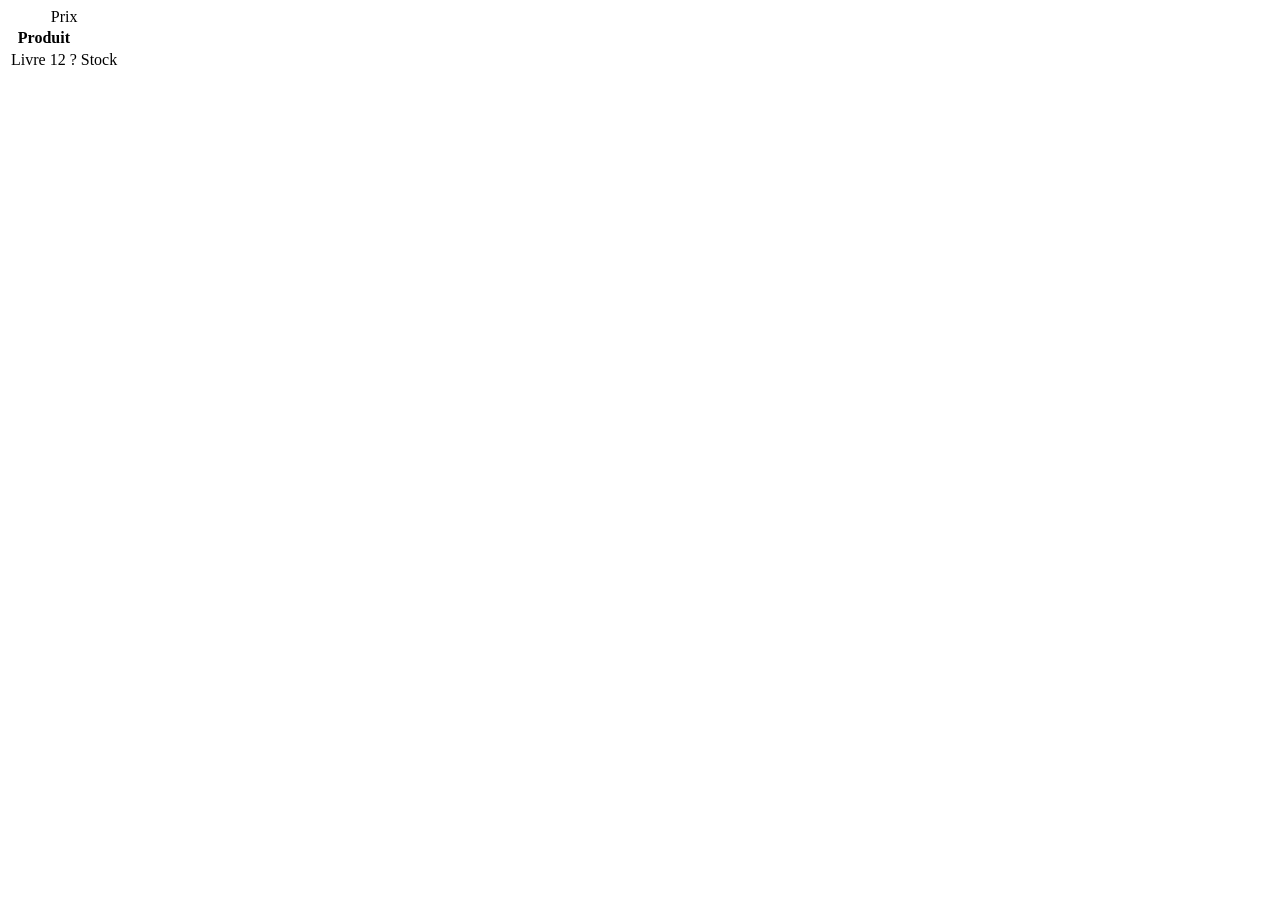
<file: minimal/r40-colspanShort.html>
<!doctype html><html lang="fr"><head><meta charset="utf-8"><title>R40 colspanShort</title></head><body><table id="target"><caption>Prix</caption><tr><th scope="col" colspan="2">Produit</th></tr><tr><td>Livre</td><td>12 ?</td><td>Stock</td></tr></table></body></html>
</file>
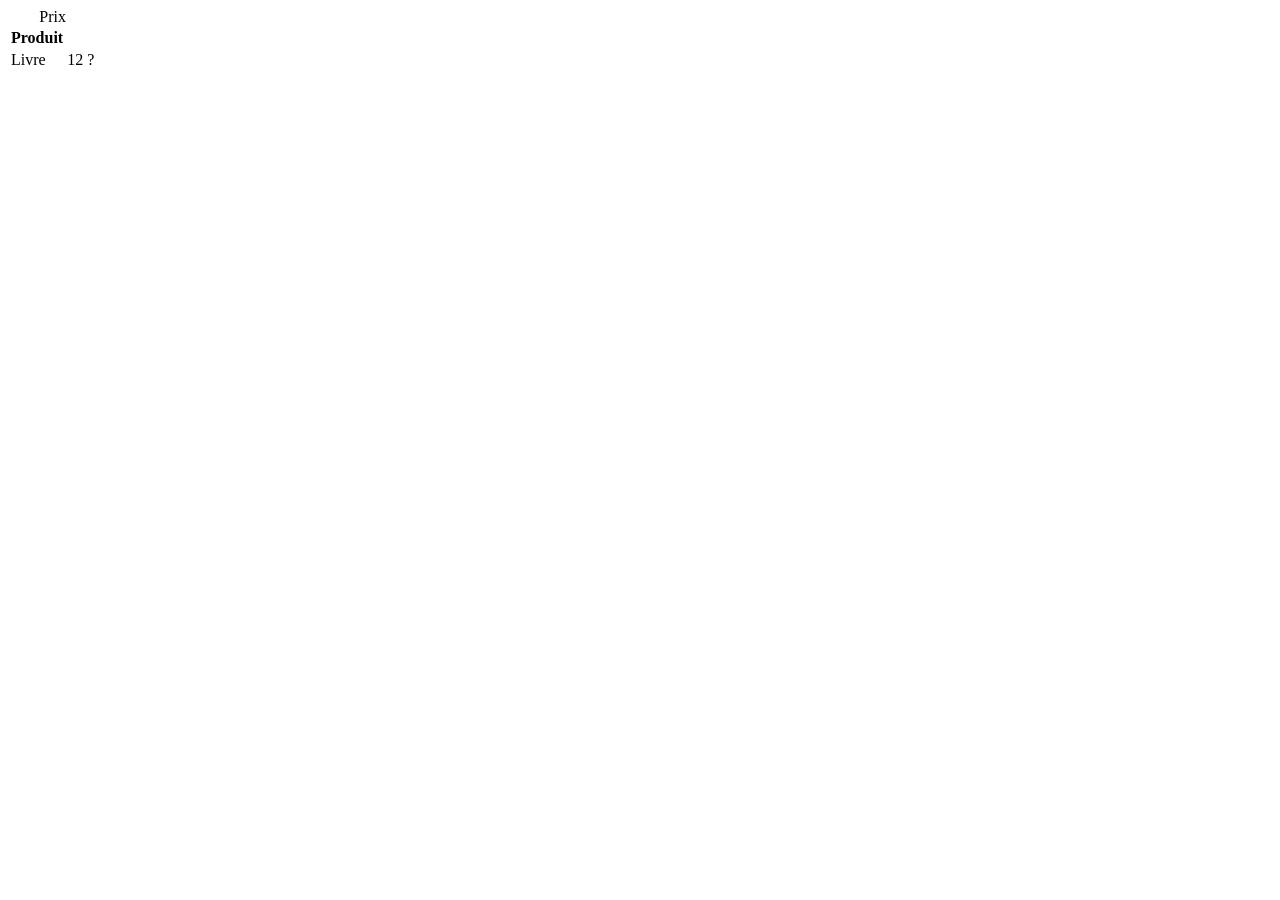
<file: minimal/r40-ragged.html>
<!doctype html><html lang="fr"><head><meta charset="utf-8"><title>R40 ragged</title></head><body><table id="target"><caption>Prix</caption><tr><th scope="col">Produit</th></tr><tr><td>Livre</td><td>12 ?</td></tr></table></body></html>
</file>
<file: demo.css>
@charset "UTF-8";
:root{
  font-family:Inter,ui-sans-serif,system-ui,-apple-system,BlinkMacSystemFont,"Segoe UI",sans-serif;
  color:#17283b;
  background:#f5f5f0;
  font-synthesis:none;
  line-height:1.6;
  font-weight:400;
  --ink:#17283b;
  --muted:#526174;
  --line:#dce1e4;
  --blue:#253e80;
  --red:#9c332b;
  --green:#12634d
}
*{
  box-sizing:border-box
}
body{
  margin:0
}
a{
  color:var(--blue)
}
a:focus-visible,summary:focus-visible{
  outline:3px solid #c26b12;
  outline-offset:5px;
  border-radius:3px
}
.skip{
  position:absolute;
  left:16px;
  top:-80px;
  z-index:20;
  padding:10px 18px;
  background:white
}
.skip:focus{
  top:10px
}
.site-header{
  max-width:1240px;
  margin:auto;
  padding:25px 32px;
  display:flex;
  justify-content:space-between;
  align-items:center;
  border-bottom:1px solid var(--line);
  gap:20px
}
.brand{
  display:inline-flex;
  align-items:center;
  gap:12px;
  text-decoration:none;
  color:var(--ink);
  font-weight:750;
  letter-spacing:-.3px
}
.brand-mark{
  display:grid;
  place-items:center;
  background:var(--ink);
  color:white;
  width:42px;
  height:38px;
  border-radius:8px;
  font-size:13px;
  letter-spacing:.6px
}
.site-header nav{
  display:flex;
  gap:6px
}
.site-header nav a{
  padding:7px 13px;
  text-decoration:none;
  color:var(--muted);
  font-size:14px;
  border-radius:6px
}
.site-header nav a[aria-current]{
  background:#e5e9f2;
  color:#223b78;
  font-weight:700
}
main{
  max-width:1240px;
  margin:auto;
  padding:0 32px
}
.intro{
  padding:60px 0 29px;
  max-width:910px
}
.eyebrow{
  font-size:11px;
  font-weight:800;
  letter-spacing:1.8px;
  color:#657181;
  margin:0 0 13px
}
.intro h1{
  font-size:clamp(2.15rem,4.5vw,3.7rem);
  line-height:1.08;
  letter-spacing:-2px;
  font-weight:750;
  margin:0 0 21px;
  text-wrap:balance
}
.lead{
  font-size:18px;
  line-height:1.65;
  color:var(--muted);
  max-width:760px;
  margin:0
}
.instructions{
  display:flex;
  align-items:flex-start;
  gap:16px;
  background:#e9edf7;
  border:1px solid #d8dfef;
  border-radius:10px;
  padding:19px 23px;
  margin:0 0 29px;
  color:#273b6a
}
.instructions strong{
  font-size:15px
}
.instructions p{
  margin:3px 0 0;
  font-size:14px;
  line-height:1.6
}
.step-number{
  font-size:25px;
  line-height:1.35
}
.comparison{
  display:grid;
  grid-template-columns:minmax(0,1fr) minmax(0,1fr);
  gap:23px;
  align-items:stretch
}
.case-card{
  background:#fff;
  border:1px solid var(--line);
  border-top:4px solid var(--red);
  border-radius:11px;
  overflow:hidden;
  display:flex;
  flex-direction:column;
  min-width:0;
  box-shadow:0 5px 20px #14263c04
}
.case-card.good{
  border-top-color:var(--green)
}
.card-head{
  display:flex;
  flex-wrap:wrap;
  justify-content:space-between;
  align-items:center;
  gap:10px;
  padding:18px 23px;
  border-bottom:1px solid #e8ecef;
  font-size:12px
}
.state{
  font-size:13px;
  font-weight:750;
  color:var(--red);
  display:flex;
  gap:8px;
  align-items:center
}
.state>span{
  width:19px;
  height:19px;
  border-radius:50%;
  background:#f9e7e3;
  display:grid;
  place-items:center;
  font-weight:800
}
.good .state{
  color:var(--green)
}
.good .state>span{
  background:#e2f2ea
}
.expected{
  border:1px solid #e4e8ed;
  border-radius:5px;
  padding:3px 8px;
  color:var(--muted);
  font-size:11px;
  white-space:nowrap
}
.card-body{
  padding:24px 23px 16px;
  flex:1
}
.card-body h2{
  font-size:20px;
  line-height:1.35;
  letter-spacing:-.5px;
  margin:0 0 8px
}
.metric{
  font-size:12px;
  color:#657181;
  margin:0 0 27px;
  font-family:ui-monospace,SFMono-Regular,Consolas,monospace
}
.table-wrap{
  overflow-x:auto;
  border:1px solid #d9dee5;
  border-radius:7px;
  margin:0 0 21px
}
.demo-table{
  border-collapse:collapse;
  width:100%;
  font-size:14px;
  background:repeating-linear-gradient(-45deg,#fff1ed,#fff1ed 6px,#f7e1db 6px,#f7e1db 8px)
}
.demo-table caption{
  text-align:left;
  padding:12px 14px;
  font-size:12px;
  font-weight:700;
  letter-spacing:.6px;
  color:#546176;
  background:#f7f8fa;
  border-bottom:1px solid #d9dee5
}
.demo-table th,.demo-table td{
  text-align:left;
  padding:16px 14px;
  line-height:1.45;
  border-right:1px solid #d8dee7;
  vertical-align:middle
}
.demo-table th{
  background:#263c62;
  color:#fff;
  font-weight:650;
  border-bottom:1px solid #667792
}
.demo-table td{
  background:#fff;
  border-bottom:1px solid #e1e5eb
}
.demo-table tr:last-child td{
  border-bottom:0
}
.demo-table th:last-child,.demo-table td:last-child{
  border-right:0
}
.two-cols th,.two-cols td{
  width:50%
}
.three-cols td{
  width:33.333%
}
.three-cols th[colspan]{
  width:66.667%
}
.good .demo-table{
  background:#fff
}
.good .demo-table th{
  background:#e9f4ef;
  color:#194e3c;
  border-bottom-color:#d0e3d9;
  border-right-color:#d0e3d9
}
.why{
  margin:0;
  color:var(--muted);
  font-size:14px;
  line-height:1.7
}
.case-card details{
  border-top:1px solid #e8ecef;
  background:#fbfcfd
}
.case-card summary{
  cursor:pointer;
  padding:15px 23px;
  font-size:12px;
  color:#41526b;
  font-weight:650
}
.case-card pre{
  margin:0;
  padding:0 23px 21px;
  overflow:auto;
  font-size:11px;
  line-height:1.7;
  color:#263c62;
  tab-size:2
}
.explanation{
  display:grid;
  grid-template-columns:1fr 2fr;
  gap:40px;
  padding:43px 0 45px;
  border-bottom:1px solid var(--line)
}
.explanation h2{
  font-size:24px;
  letter-spacing:-.7px;
  line-height:1.3;
  margin:0
}
.explanation p:not(.eyebrow){
  color:var(--muted);
  font-size:14px;
  margin:0 0 15px
}
.explanation .observation{
  border-left:3px solid #bdc9df;
  padding-left:15px
}
.explanation code{
  font-family:ui-monospace,Consolas,monospace;
  font-size:12px
}
.text-link{
  font-size:13px;
  font-weight:700;
  text-decoration:none;
  border-bottom:1px solid #a6b2cd;
  padding-bottom:3px
}
.text-link>span{
  display:inline-block;
  margin-left:8px
}
footer{
  max-width:1240px;
  margin:auto;
  padding:24px 32px 35px;
  color:#627081;
  display:flex;
  flex-wrap:wrap;
  justify-content:space-between;
  gap:10px;
  font-size:11px
}
footer a{
  color:#526174
}
.test-links{
  display:grid;
  grid-template-columns:1fr 1fr;
  gap:23px;
  margin:0 0 29px
}
.test-link{
  display:block;
  background:white;
  color:var(--ink);
  text-decoration:none;
  border:1px solid var(--line);
  border-radius:11px;
  padding:30px;
  transition:border-color .15s
}
.test-link:hover{
  border-color:#8795b1
}
.test-link h2{
  font-size:25px;
  line-height:1.25;
  letter-spacing:-.7px;
  margin:14px 0
}
.test-link p{
  font-size:14px;
  line-height:1.7;
  color:var(--muted);
  margin-bottom:25px
}
.test-link .text-link{
  color:var(--blue)
}
@media(max-width:820px){
  .site-header{
    padding:19px 23px
  }
  main{
    padding:0 23px
  }
  .intro{
    padding-top:40px
  }
  .intro h1{
    letter-spacing:-1.2px
  }
  .comparison,.test-links{
    grid-template-columns:1fr
  }
  .explanation{
    grid-template-columns:1fr;
    gap:20px;
    padding-top:33px
  }
  footer{
    padding:24px 23px
  }
  .lead{
    font-size:16px
  }
  .card-head,.card-body{
    padding-left:20px;
    padding-right:20px
  }
  .card-body{
    padding-top:21px
  }
  .test-link{
    padding:25px
  }
}
@media(max-width:420px){
  .site-header{
    padding:17px 16px;
    gap:8px
  }
  .brand{
    font-size:13px;
    gap:8px
  }
  .brand-mark{
    width:34px;
    height:32px;
    font-size:11px
  }
  .site-header nav a{
    font-size:12px;
    padding:6px 9px
  }
  main{
    padding:0 16px
  }
  .intro{
    padding-top:34px
  }
  .intro h1{
    font-size:2.1rem
  }
  .instructions{
    padding:16px;
    gap:10px
  }
  .card-head{
    padding:15px 16px
  }
  .card-body{
    padding:21px 16px 19px
  }
  .demo-table th,.demo-table td{
    padding:13px 10px;
    font-size:12px
  }
  .metric{
    font-size:11px
  }
  .card-body h2{
    font-size:19px
  }
  .expected{
    font-size:10px
  }
  .eyebrow{
    letter-spacing:1.25px;
    font-size:10px
  }
  footer{
    padding:22px 16px
  }
  .explanation{
    gap:16px
  }
}
@media(prefers-reduced-motion:reduce){
  *{
    transition:none!important
  }
}
</file>
<file: r40.css>
@charset "UTF-8";
/* Banc complet R40 : complète demo.css sans modifier les pages des cas 01 et 02. */

/* ---------- Outils des exemples (états testés par R40) ---------- */
.masque{
  display:none
}
.replie{
  visibility:collapse
}
.transparent{
  opacity:0
}
/* Titre invisible de la charte et ligne réservée aux lecteurs d'écran : masqués à l'écran, lus par les aides techniques */
.invisible,.ei_sronly{
  position:absolute;
  width:1px;
  height:1px;
  margin:-1px;
  padding:0;
  overflow:hidden;
  clip:rect(0 0 0 0);
  clip-path:inset(50%);
  white-space:nowrap;
  border:0
}

/* ---------- Introduction et index ---------- */
.bench-intro{
  padding:40px 0 24px;
  max-width:900px
}
.bench-intro h1{
  font-size:clamp(1.9rem,3.4vw,2.6rem);
  line-height:1.15;
  letter-spacing:-1px;
  font-weight:750;
  margin:0 0 12px
}
.bench-intro .lead{
  font-size:16px
}
.bench-steps{
  margin:18px 0 0;
  padding-left:22px;
  font-size:15px;
  line-height:1.7
}
.bench-notes{
  margin-top:20px;
  padding:16px 20px;
  background:#e9edf7;
  border:1px solid #d8dfef;
  border-radius:10px;
  color:#273b6a
}
.bench-notes p{
  margin:0 0 8px;
  font-size:13px;
  line-height:1.65
}
.bench-notes p:last-child{
  margin-bottom:0
}
.bench-notes code,.bench-appendix code,.coverage-table code{
  font-family:ui-monospace,SFMono-Regular,Consolas,monospace;
  font-size:12px
}
.bench-index{
  border-top:1px solid var(--line);
  border-bottom:1px solid var(--line);
  padding:26px 0 30px;
  margin:0 0 10px
}
.bench-index>h2{
  font-size:20px;
  letter-spacing:-.4px;
  margin:0 0 16px
}
.index-grid{
  columns:3 280px;
  column-gap:36px
}
.index-group{
  break-inside:avoid;
  margin:0 0 18px
}
.index-group h3{
  font-size:12px;
  font-weight:800;
  letter-spacing:1px;
  text-transform:uppercase;
  color:#657181;
  margin:0 0 6px
}
.index-group ol,.index-group ul{
  list-style:none;
  margin:0;
  padding:0
}
.index-group li{
  margin:0;
  font-size:14px;
  line-height:1.5
}
.index-group a{
  display:inline-block;
  padding:3px 0;
  text-decoration:none
}
.index-group a:hover{
  text-decoration:underline
}
.index-num{
  display:inline-block;
  min-width:26px;
  font-family:ui-monospace,Consolas,monospace;
  font-size:12px;
  color:#657181
}

/* ---------- Cas ---------- */
.family-title{
  font-size:13px;
  font-weight:800;
  letter-spacing:1.4px;
  text-transform:uppercase;
  color:#657181;
  margin:46px 0 0;
  padding-top:18px;
  border-top:2px solid #c9d1de
}
.bench-case,.bench-appendix{
  padding:30px 0 34px;
  border-bottom:1px solid var(--line);
  scroll-margin-top:16px
}
.case-intro{
  max-width:860px;
  margin:0 0 20px
}
.case-intro h2{
  font-size:23px;
  line-height:1.3;
  letter-spacing:-.5px;
  margin:0 0 6px
}
.case-intro p:not(.eyebrow){
  margin:0 0 6px;
  color:var(--muted);
  font-size:15px
}
.case-card h3{
  font-size:17px;
  line-height:1.35;
  letter-spacing:-.3px;
  margin:0 0 16px
}
.case-card .expected{
  white-space:normal;
  font-size:12px;
  color:#3d4a5c;
  background:#fff
}
.bad .expected{
  border-color:#e6c4bd
}
.good .expected{
  border-color:#c3dccf
}
.hidden-note{
  margin:0 0 14px;
  padding:10px 12px;
  border:1px dashed #b5bfcd;
  border-radius:7px;
  font-size:13px;
  color:var(--muted)
}
.table-wrap.no-table{
  border:0;
  overflow:visible
}
.demo-table td a{
  color:var(--blue)
}
.demo-table th.rupture{
  background:#3a5683
}
.good .demo-table th.rupture{
  background:#d7e9e0
}
.demo-table td.intitule{
  font-weight:700
}
.demo-table td input{
  font:inherit;
  width:100%;
  min-width:90px;
  padding:6px 8px;
  border:1px solid #9aa6b6;
  border-radius:4px
}
.demo-table .inner-table{
  margin:0;
  font-size:13px;
  border:1px solid #d9dee5
}
.demo-table .inner-table th,.demo-table .inner-table td{
  padding:8px 10px
}
.demo-table caption img{
  display:block
}
.table-title{
  margin:12px 14px 4px;
  font-size:12px;
  font-weight:700;
  letter-spacing:.6px;
  color:#546176
}
.encart{
  margin:0;
  padding:14px 16px;
  border-left:4px solid var(--green);
  background:#f2f8f5;
  border-radius:4px;
  font-size:14px
}

/* Tableaux ARIA en div : présentation en grille, comme un tableau natif */
.aria-table{
  display:table;
  width:100%;
  border-collapse:collapse;
  font-size:14px;
  background:#fff
}
.aria-table [role="caption"]{
  display:table-caption;
  text-align:left;
  padding:12px 14px;
  font-size:12px;
  font-weight:700;
  letter-spacing:.6px;
  color:#546176;
  background:#f7f8fa;
  border-bottom:1px solid #d9dee5
}
.aria-table [role="row"]{
  display:table-row
}
.aria-table [role="cell"],.aria-table [role="gridcell"],.aria-table [role="columnheader"],.aria-table [role="rowheader"]{
  display:table-cell;
  padding:14px;
  border-bottom:1px solid #e1e5eb;
  border-right:1px solid #d8dee7
}
.aria-table [role="columnheader"],.aria-table [role="rowheader"]{
  background:#263c62;
  color:#fff;
  font-weight:650
}
.good .aria-table [role="columnheader"],.good .aria-table [role="rowheader"]{
  background:#e9f4ef;
  color:#194e3c
}

/* Tableaux responsive maison */
.eir_xs_table,.eir_sm_table{
  display:flex;
  gap:1px;
  background:#d9dee5;
  font-size:14px
}
.eir_td{
  flex:1;
  padding:14px;
  background:#fff
}

/* ---------- Annexes ---------- */
.bench-appendix h2{
  font-size:23px;
  letter-spacing:-.5px;
  margin:0 0 8px
}
.bench-appendix>p:not(.eyebrow){
  max-width:860px;
  color:var(--muted);
  font-size:15px
}
.intranet-frame{
  display:block;
  width:100%;
  border:1px solid var(--line);
  border-radius:10px;
  background:#f5f5f0
}
.intranet-frame:not([height]){
  height:80vh
}
.bench-appendix details summary{
  cursor:pointer;
  font-size:14px;
  font-weight:650;
  color:#41526b;
  padding:8px 0
}
.coverage-wrap{
  overflow-x:auto;
  margin-top:10px;
  border:1px solid #d9dee5;
  border-radius:7px;
  background:#fff
}
.coverage-table{
  border-collapse:collapse;
  width:100%;
  font-size:13px
}
.coverage-table caption{
  text-align:left;
  padding:10px 12px;
  font-weight:700;
  color:#546176
}
.coverage-table th,.coverage-table td{
  text-align:left;
  vertical-align:top;
  padding:7px 12px;
  border-top:1px solid #e1e5eb
}
.coverage-table thead th{
  background:#f7f8fa
}
.coverage-table tbody th{
  font-weight:400;
  white-space:nowrap
}

/* Page de l'annexe chargée dans le cadre */
.frame-page .site-header{
  padding-top:16px;
  padding-bottom:16px
}

@media(max-width:820px){
  .bench-intro{
    padding-top:28px
  }
  .case-intro h2,.bench-appendix h2{
    font-size:20px
  }
  .family-title{
    margin-top:34px
  }
}
@media(max-width:420px){
  .bench-steps{
    font-size:14px
  }
  .bench-notes{
    padding:14px
  }
  .aria-table [role="cell"],.aria-table [role="gridcell"],.aria-table [role="columnheader"],.aria-table [role="rowheader"]{
    padding:11px 9px;
    font-size:12px
  }
}

/* Constat réel noté sur un exemple (Diagnostic du 20 novembre 2026) */
.observation-note{
  margin:14px 0 0;
  padding:10px 12px;
  border-left:3px solid #c26b12;
  background:#fbf3e8;
  border-radius:4px;
  font-size:13px;
  line-height:1.6;
  color:#5b3b12
}

/* Accueil : lien vers le banc complet, au-dessus des deux reproductions */
.test-link.bench-link{
  margin:0 0 23px;
  border-color:#8795b1;
  border-top:4px solid var(--blue)
}
</file>
